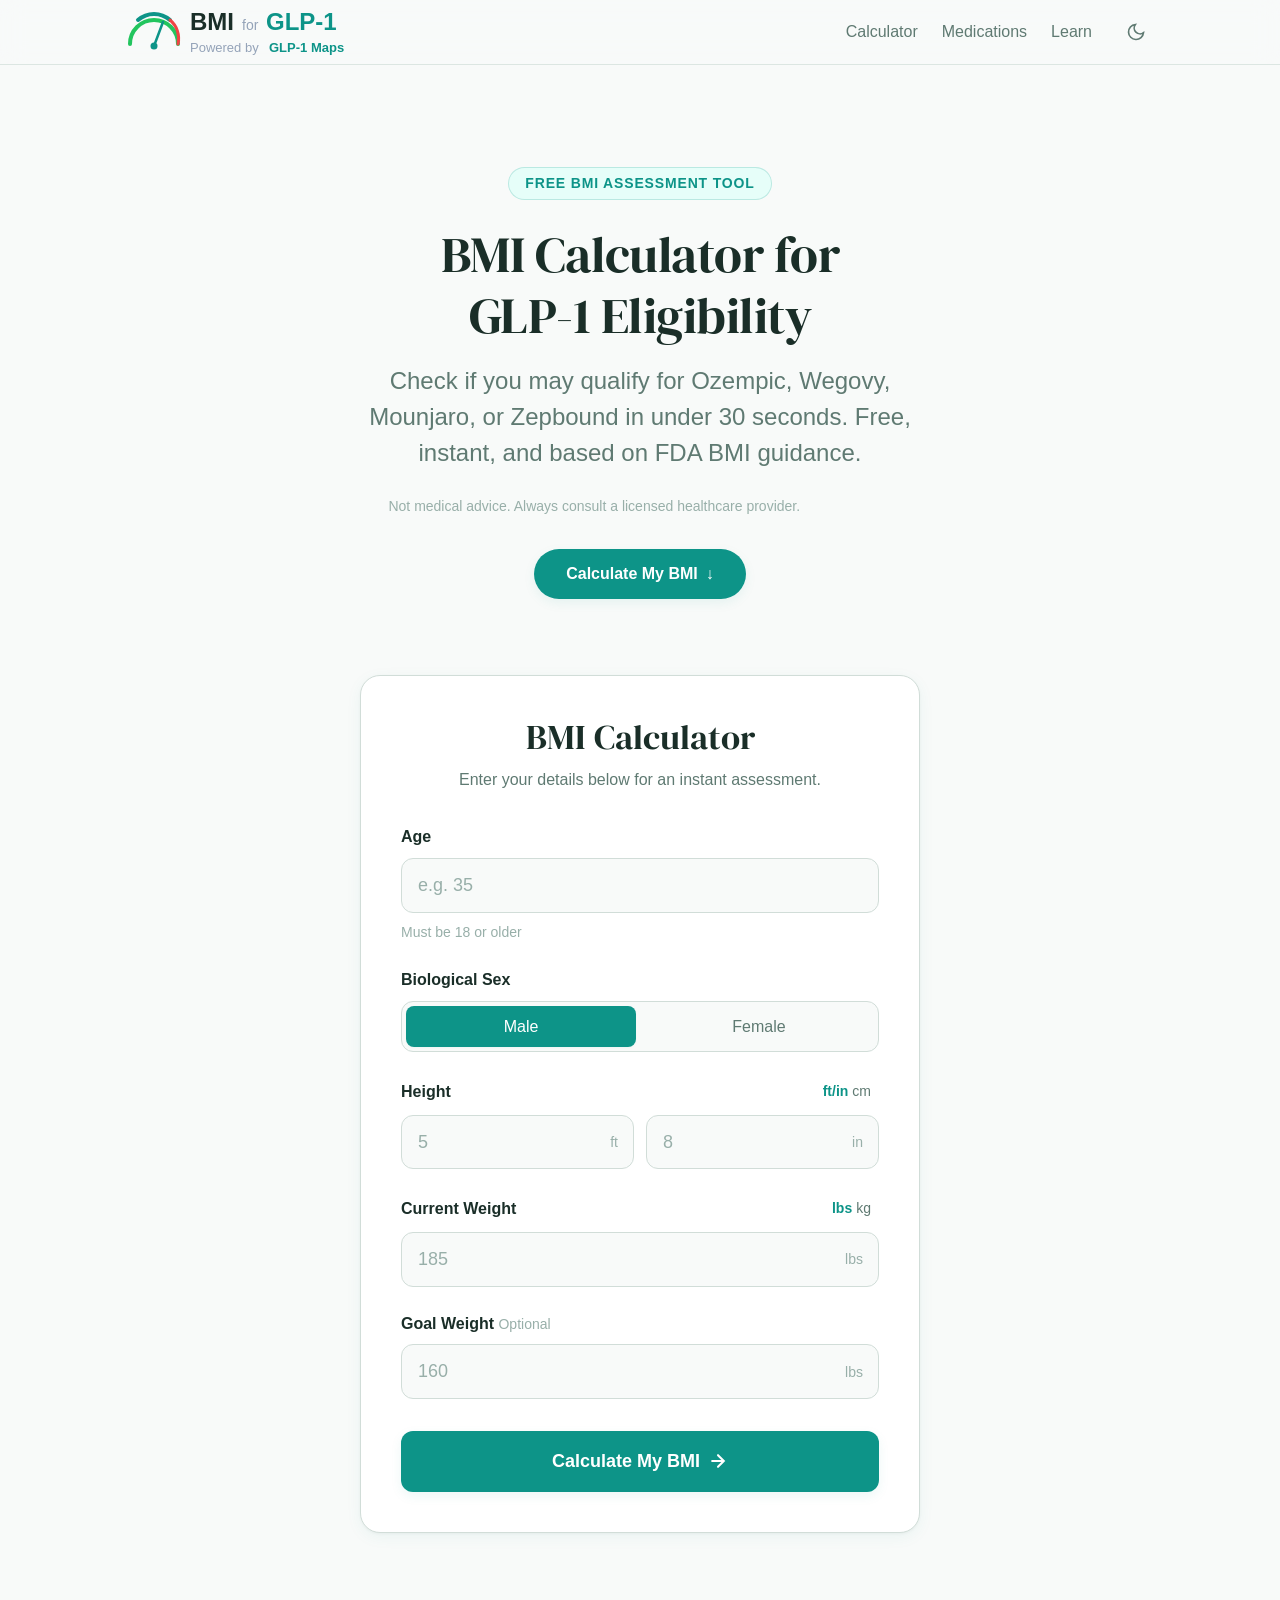
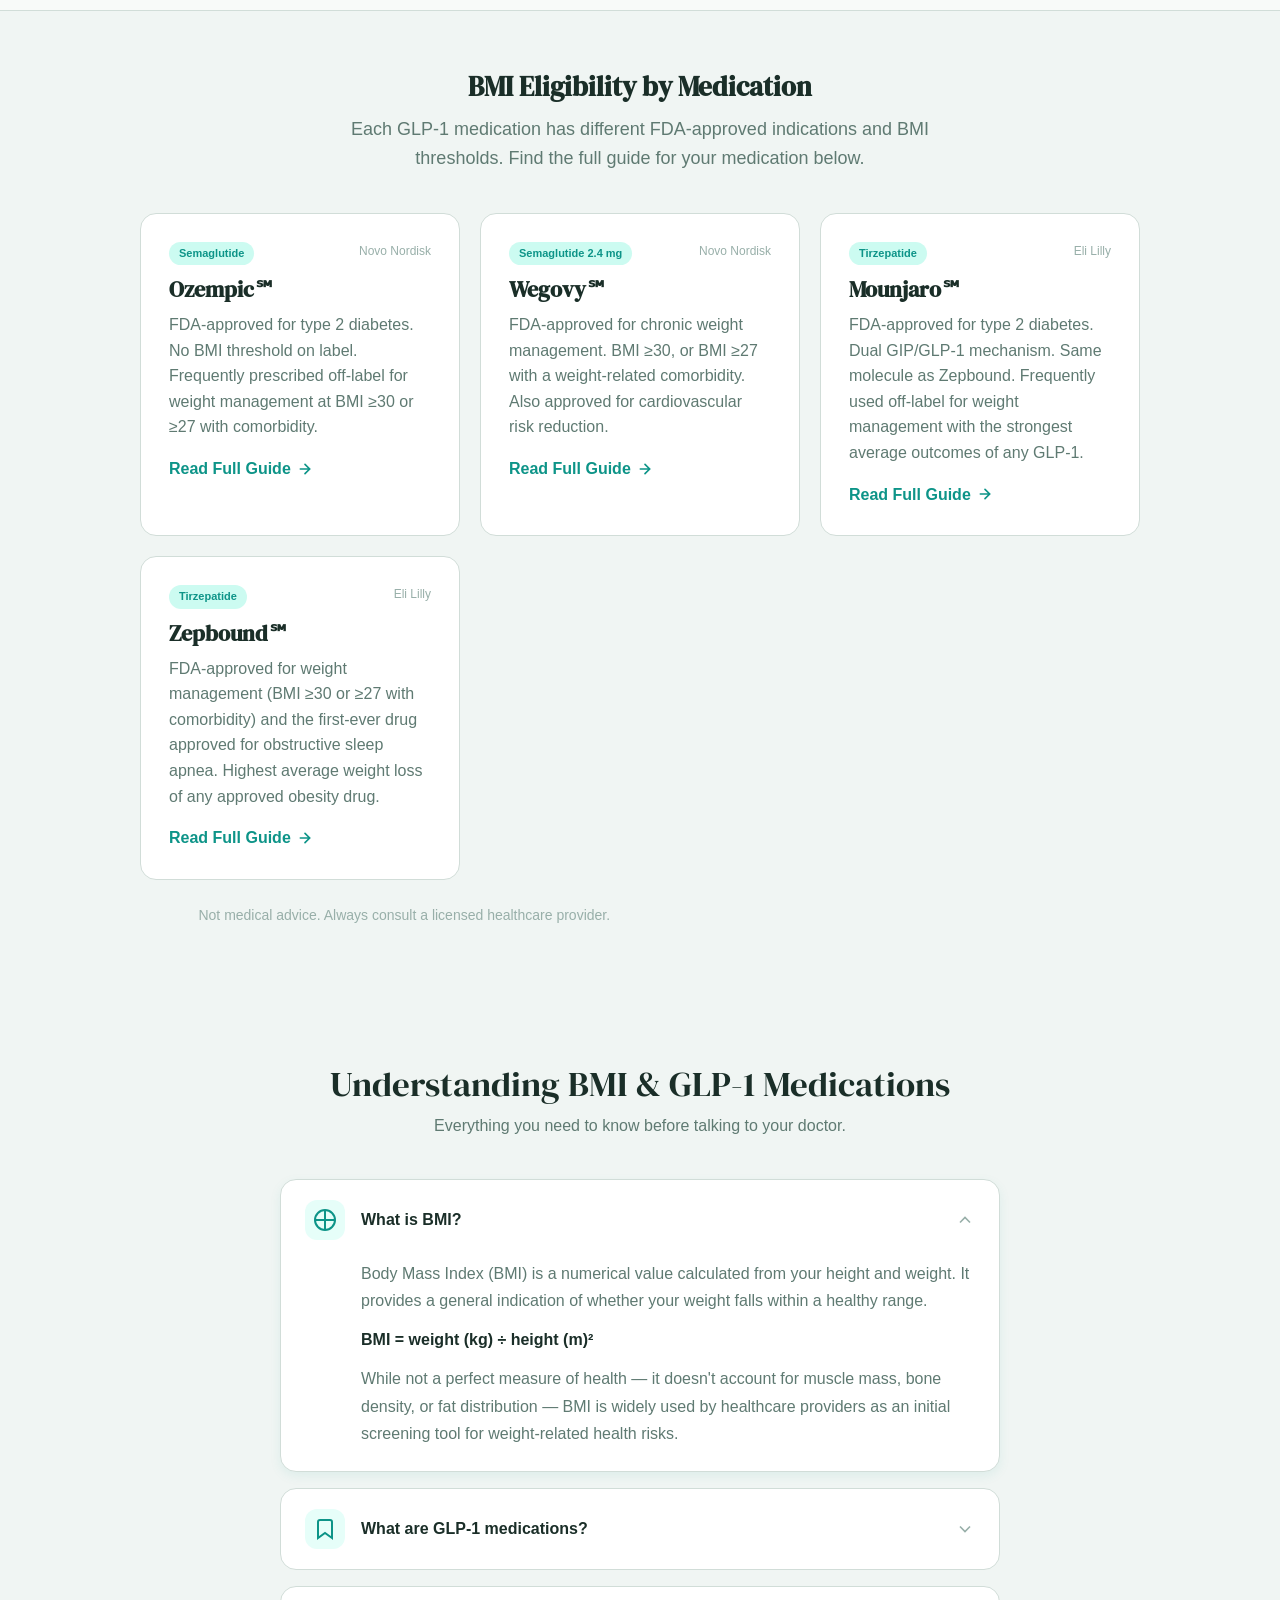
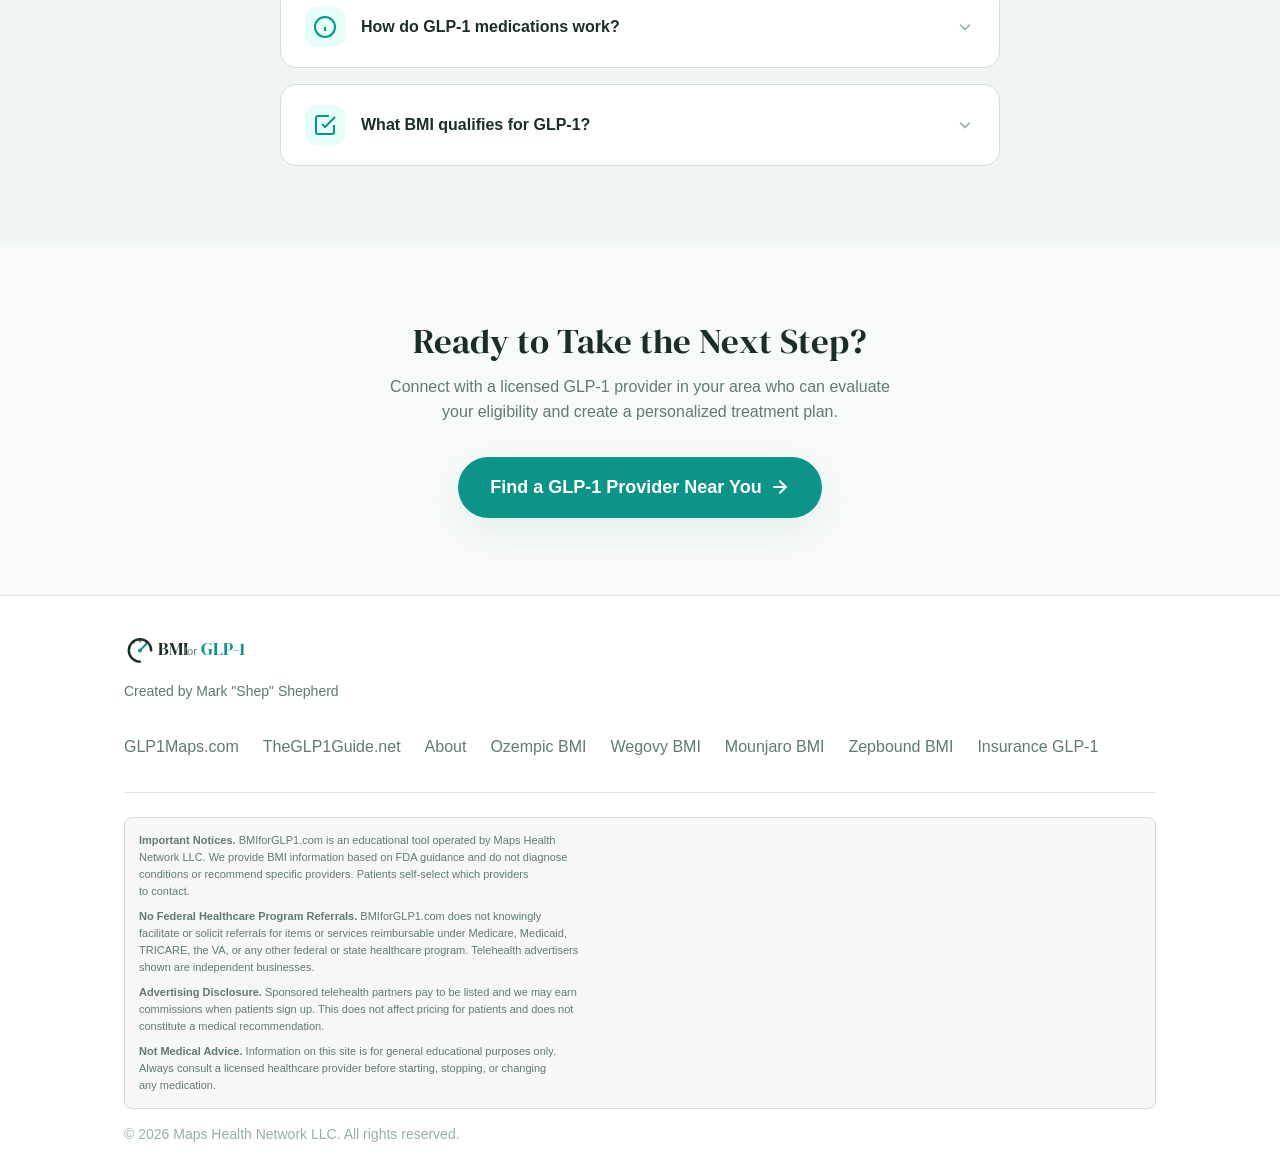
<file: index.html>
<!DOCTYPE html>
<html lang="en">
<head>
  <meta charset="UTF-8">
  <meta name="viewport" content="width=device-width, initial-scale=1.0">
  <meta name="theme-color" content="#0d9488">
  <meta name="robots" content="index, follow, max-image-preview:large, max-snippet:-1">
  <meta name="author" content="Maps Health Network LLC">
  <!-- Google tag (gtag.js) -->
  <script async src="https://www.googletagmanager.com/gtag/js?id=G-XJ10VYEBLD"></script>
  <script>
    window.dataLayer = window.dataLayer || [];
    function gtag(){dataLayer.push(arguments);}
    gtag('js', new Date());
    gtag('config', 'G-XJ10VYEBLD');
  </script>
  <title>BMI Calculator for GLP-1 Eligibility — Do I Qualify for Ozempic, Wegovy, Mounjaro, or Zepbound?</title>
  <meta name="description" content="Free BMI calculator for GLP-1 eligibility. Check if you may qualify for Ozempic, Wegovy, Mounjaro, or Zepbound in under 30 seconds. Created by GLP-1 Maps.">
  <meta name="keywords" content="BMI calculator GLP-1, BMI for Ozempic, BMI for Wegovy, BMI for Mounjaro, BMI for Zepbound, GLP-1 eligibility calculator, do I qualify Ozempic, GLP-1 BMI requirement">
  <link rel="canonical" href="https://www.bmiforglp1.com/">

  <!-- Open Graph -->
  <meta property="og:type" content="website">
  <meta property="og:title" content="BMI Calculator for GLP-1 Eligibility — Do I Qualify for Ozempic, Wegovy, Mounjaro, or Zepbound?">
  <meta property="og:description" content="Free BMI calculator for GLP-1 eligibility. Check if you may qualify for Ozempic, Wegovy, Mounjaro, or Zepbound in under 30 seconds.">
  <meta property="og:url" content="https://www.bmiforglp1.com/">
  <meta property="og:site_name" content="BMI for GLP-1">
  <meta property="og:image" content="https://www.bmiforglp1.com/og-image.png">
  <meta property="og:image:width" content="1200">
  <meta property="og:image:height" content="630">
  <meta property="og:image:alt" content="BMI Calculator for GLP-1 Eligibility — by GLP-1 Maps">
  <meta property="og:locale" content="en_US">

  <!-- Twitter Card -->
  <meta name="twitter:card" content="summary_large_image">
  <meta name="twitter:title" content="BMI Calculator for GLP-1 Eligibility — Do I Qualify for Ozempic, Wegovy, Mounjaro, or Zepbound?">
  <meta name="twitter:description" content="Free BMI calculator for GLP-1 eligibility. Check if you may qualify for Ozempic, Wegovy, Mounjaro, or Zepbound in under 30 seconds.">
  <meta name="twitter:image" content="https://www.bmiforglp1.com/og-image.png">
  <meta name="twitter:image:alt" content="BMI Calculator for GLP-1 Eligibility — by GLP-1 Maps">

  <!-- Performance hints -->
  <link rel="preconnect" href="https://api.fontshare.com" crossorigin>
  <link rel="preconnect" href="https://cdn.fontshare.com" crossorigin>
  <link rel="preconnect" href="https://fonts.googleapis.com">
  <link rel="preconnect" href="https://fonts.gstatic.com" crossorigin>
  <link rel="dns-prefetch" href="https://www.googletagmanager.com">
  <link rel="dns-prefetch" href="https://track.revoffers.com">
  <link rel="preload" href="style.css" as="style">

  <!-- Fonts: General Sans for body, DM Serif Display for headings -->
  <link href="https://api.fontshare.com/v2/css?f[]=general-sans@400,500,600,700&display=swap" rel="stylesheet">
  <link href="https://fonts.googleapis.com/css2?family=DM+Serif+Display:ital@0;1&display=swap" rel="stylesheet">

  <!-- Favicon -->
  <link rel="icon" type="image/svg+xml" href="data:image/svg+xml,%3Csvg xmlns='http://www.w3.org/2000/svg' viewBox='0 0 32 32'%3E%3Crect width='32' height='32' rx='6' fill='%230d9488'/%3E%3Ctext x='16' y='22' text-anchor='middle' font-family='sans-serif' font-weight='700' font-size='16' fill='white'%3EBMI%3C/text%3E%3C/svg%3E">

  <!-- Schema.org: MedicalWebPage with embedded FAQPage -->
  <script type="application/ld+json">
  {
    "@context": "https://schema.org",
    "@type": "MedicalWebPage",
    "name": "BMI Calculator for GLP-1 Eligibility",
    "description": "Free BMI calculator to check if you may qualify for GLP-1 weight loss medications like Ozempic, Wegovy, Mounjaro, and Zepbound.",
    "url": "https://www.bmiforglp1.com/",
    "inLanguage": "en-US",
    "publisher": {
      "@type": "Organization",
      "name": "Maps Health Network LLC",
      "url": "https://www.glp1maps.com/",
      "brand": "GLP-1 Maps"
    },
    "about": {
      "@type": "MedicalCondition",
      "name": "Obesity"
    },
    "audience": {
      "@type": "MedicalAudience",
      "audienceType": "Patient"
    },
    "lastReviewed": "2026-05-06",
    "mainEntity": {
      "@type": "FAQPage",
      "mainEntity": [
        {
          "@type": "Question",
          "name": "What is BMI?",
          "acceptedAnswer": {
            "@type": "Answer",
            "text": "Body Mass Index (BMI) is a numerical value calculated from your height and weight. It provides a general indication of whether your weight falls within a healthy range. BMI = weight (kg) / height (m)². While not a perfect measure of health, BMI is widely used by healthcare providers as a screening tool."
          }
        },
        {
          "@type": "Question",
          "name": "What are GLP-1 medications?",
          "acceptedAnswer": {
            "@type": "Answer",
            "text": "GLP-1 receptor agonists are a class of medications that mimic the GLP-1 hormone. Brand names include Ozempic and Wegovy (semaglutide), Mounjaro and Zepbound (tirzepatide), Saxenda (liraglutide), and Trulicity (dulaglutide)."
          }
        },
        {
          "@type": "Question",
          "name": "How do GLP-1 medications work?",
          "acceptedAnswer": {
            "@type": "Answer",
            "text": "GLP-1 medications work by mimicking the GLP-1 hormone, which slows gastric emptying so food stays in your stomach longer, reduces appetite signals in the brain, helps regulate blood sugar by stimulating insulin release, and may reduce cravings and food-focused thinking."
          }
        },
        {
          "@type": "Question",
          "name": "What BMI qualifies for GLP-1?",
          "acceptedAnswer": {
            "@type": "Answer",
            "text": "FDA guidelines indicate BMI ≥ 30 (obesity) qualifies for GLP-1 weight loss medications such as Wegovy and Zepbound. BMI 27-29.9 (overweight) may qualify if you have at least one weight-related condition such as type 2 diabetes, hypertension, or dyslipidemia. Ozempic and Mounjaro are FDA-approved for type 2 diabetes."
          }
        },
        {
          "@type": "Question",
          "name": "Do I qualify for Ozempic, Wegovy, Mounjaro, or Zepbound?",
          "acceptedAnswer": {
            "@type": "Answer",
            "text": "Eligibility depends on BMI, medical history, and FDA indications. Wegovy (semaglutide) and Zepbound (tirzepatide) are FDA-approved for chronic weight management at BMI ≥ 30, or BMI ≥ 27 with weight-related comorbidities. Ozempic (semaglutide) and Mounjaro (tirzepatide) are FDA-approved for type 2 diabetes. Use the BMI calculator above for an initial assessment, then consult a licensed healthcare provider."
          }
        }
      ]
    }
  }
  </script>

  <!-- Schema.org: WebApplication for the BMI calculator tool -->
  <script type="application/ld+json">
  {
    "@context": "https://schema.org",
    "@type": "WebApplication",
    "name": "BMI Calculator for GLP-1 Eligibility",
    "description": "Free online BMI calculator that estimates whether you may qualify for GLP-1 weight loss medications including Ozempic, Wegovy, Mounjaro, and Zepbound.",
    "url": "https://www.bmiforglp1.com/",
    "applicationCategory": "HealthApplication",
    "operatingSystem": "Any (web-based)",
    "browserRequirements": "Requires JavaScript",
    "isAccessibleForFree": true,
    "offers": {
      "@type": "Offer",
      "price": "0",
      "priceCurrency": "USD"
    },
    "creator": {
      "@type": "Organization",
      "name": "Maps Health Network LLC",
      "url": "https://www.glp1maps.com/"
    }
  }
  </script>

  <!-- Schema.org: Organization -->
  <script type="application/ld+json">
  {
    "@context": "https://schema.org",
    "@type": "Organization",
    "name": "Maps Health Network LLC",
    "alternateName": "GLP-1 Maps",
    "url": "https://www.glp1maps.com/",
    "sameAs": [
      "https://www.bmiforglp1.com/",
      "https://www.theglp1guide.net/"
    ],
    "founder": {
      "@type": "Person",
      "name": "Mark Shepherd"
    }
  }
  </script>

  <!-- Schema.org: BreadcrumbList -->
  <script type="application/ld+json">
  {
    "@context": "https://schema.org",
    "@type": "BreadcrumbList",
    "itemListElement": [
      {
        "@type": "ListItem",
        "position": 1,
        "name": "GLP-1 Maps",
        "item": "https://www.glp1maps.com/"
      },
      {
        "@type": "ListItem",
        "position": 2,
        "name": "BMI Calculator for GLP-1",
        "item": "https://www.bmiforglp1.com/"
      }
    ]
  }
  </script>

  <script type="application/ld+json">
{
  "@context": "https://schema.org",
  "@type": "Person",
  "@id": "https://shepsmethod.com/about.html#person",
  "name": "Mark Shepherd",
  "alternateName": "Shep Shepherd",
  "jobTitle": "Founder",
  "worksFor": {
    "@type": "Organization",
    "name": "Maps Health Network, LLC",
    "url": "https://www.glp1maps.com"
  },
  "description": "35 years in U.S. medical device sales, 26 of those at Medtronic. Two-time U.S. Representative of the Year at Medtronic. GLP-1 patient who lost 50 pounds in 9 months on Mounjaro. Founder of Maps Health Network, LLC. Creator of The S.H.E.P.S. Method.",
  "image": "https://shepsmethod.com/assets/shep-headshot.jpg",
  "email": "Mark@GLP1Receptionist.com",
  "url": "https://shepsmethod.com/about.html",
  "knowsAbout": ["GLP-1 medications", "Ozempic", "Wegovy", "Mounjaro", "Zepbound", "Weight management", "Medical device sales", "Patient concierge systems"],
  "sameAs": ["https://www.glp1maps.com", "https://glp1receptionist.com", "https://shepsmethod.com", "https://www.bmiforglp1.com", "https://www.insuranceglp1.com"]
}
  </script>
  <link rel="stylesheet" href="style.css">
</head>
<body>
  <!-- Header -->
  <header class="site-header">
    <div class="container header-inner">
      <a href="https://www.glp1maps.com" target="_blank" rel="noopener" class="logo-link" aria-label="Visit GLP-1 Maps">
        <svg class="logo-svg" viewBox="0 0 260 56" fill="none" xmlns="http://www.w3.org/2000/svg" aria-label="BMIforGLP1 logo" style="width:260px;height:56px">
          <!-- Gauge arc: green/teal/red -->
          <path d="M6 40 A24 24 0 0 1 54 40" stroke="#22c55e" stroke-width="4" stroke-linecap="round" fill="none"/>
          <path d="M14 16 A24 24 0 0 1 46 16" stroke="#0d9488" stroke-width="4" stroke-linecap="round" fill="none"/>
          <path d="M46 16 A24 24 0 0 1 54 40" stroke="#ef4444" stroke-width="3" stroke-linecap="round" fill="none"/>
          <!-- Needle -->
          <line x1="30" y1="42" x2="39" y2="18" stroke="var(--color-primary, #0d9488)" stroke-width="2.5" stroke-linecap="round"/>
          <circle cx="30" cy="42" r="3.5" fill="var(--color-primary, #0d9488)"/>
          <!-- BMI bold -->
          <text x="66" y="26" font-family="-apple-system, BlinkMacSystemFont, sans-serif" font-size="24" font-weight="800" fill="currentColor">BMI</text>
          <!-- for -->
          <text x="118" y="26" font-family="-apple-system, BlinkMacSystemFont, sans-serif" font-size="14" font-weight="400" fill="#94a3b8">for</text>
          <!-- GLP-1 bold teal -->
          <text x="142" y="26" font-family="-apple-system, BlinkMacSystemFont, sans-serif" font-size="24" font-weight="800" fill="var(--color-primary, #0d9488)">GLP-1</text>
          <!-- Powered by GLP-1 Maps -->
          <text x="66" y="48" font-family="-apple-system, BlinkMacSystemFont, sans-serif" font-size="13" font-weight="400" fill="#94a3b8">Powered by</text>
          <text x="145" y="48" font-family="-apple-system, BlinkMacSystemFont, sans-serif" font-size="13" font-weight="700" fill="var(--color-primary, #0d9488)">GLP-1 Maps</text>
        </svg>
      </a>
      <nav class="header-nav">
        <a href="#calculator" class="nav-link">Calculator</a>
        <a href="#medication-eligibility" class="nav-link">Medications</a>
        <a href="#learn" class="nav-link">Learn</a>
        <button data-theme-toggle aria-label="Switch to dark mode" class="theme-toggle">
          <svg width="20" height="20" viewBox="0 0 24 24" fill="none" stroke="currentColor" stroke-width="2"><path d="M21 12.79A9 9 0 1 1 11.21 3 7 7 0 0 0 21 12.79z"/></svg>
        </button>
      </nav>
    </div>
  </header>

  <main>
    <!-- Hero Section -->
    <section class="hero">
      <div class="container hero-inner">
        <div class="hero-badge">Free BMI Assessment Tool</div>
        <h1 class="hero-title">BMI Calculator for GLP-1 Eligibility</h1>
        <p class="hero-subtitle">Check if you may qualify for Ozempic, Wegovy, Mounjaro, or Zepbound in under 30 seconds. Free, instant, and based on FDA BMI guidance.</p>
        <p class="hero-disclaimer">Not medical advice. Always consult a licensed healthcare provider.</p>
        <a href="#calculator" class="hero-cta">Calculate My BMI <span aria-hidden="true">↓</span></a>
      </div>
    </section>

    <!-- Calculator Section -->
    <section class="calculator-section" id="calculator">
      <div class="container">
        <div class="calculator-card">
          <div class="calculator-header">
            <h2 class="calculator-title">BMI Calculator</h2>
            <p class="calculator-desc">Enter your details below for an instant assessment.</p>
          </div>

          <form id="bmi-form" class="calculator-form" novalidate>
            <!-- Age -->
            <div class="form-group">
              <label for="age" class="form-label">Age</label>
              <input type="number" id="age" name="age" min="18" max="120" placeholder="e.g. 35" required class="form-input">
              <span class="form-hint">Must be 18 or older</span>
            </div>

            <!-- Sex -->
            <div class="form-group">
              <label class="form-label">Biological Sex</label>
              <div class="toggle-group" role="radiogroup" aria-label="Biological sex">
                <button type="button" class="toggle-btn active" data-value="male" role="radio" aria-checked="true">Male</button>
                <button type="button" class="toggle-btn" data-value="female" role="radio" aria-checked="false">Female</button>
              </div>
            </div>

            <!-- Height -->
            <div class="form-group">
              <div class="label-row">
                <label class="form-label">Height</label>
                <button type="button" class="unit-switch" id="height-unit-switch" aria-label="Switch height units">
                  <span class="unit-active" data-unit="imperial">ft/in</span>
                  <span data-unit="metric">cm</span>
                </button>
              </div>
              <div class="height-inputs" id="height-imperial">
                <div class="input-with-unit">
                  <input type="number" id="height-ft" name="height-ft" min="3" max="8" placeholder="5" required class="form-input">
                  <span class="input-unit">ft</span>
                </div>
                <div class="input-with-unit">
                  <input type="number" id="height-in" name="height-in" min="0" max="11" placeholder="8" required class="form-input">
                  <span class="input-unit">in</span>
                </div>
              </div>
              <div class="height-inputs hidden" id="height-metric">
                <div class="input-with-unit">
                  <input type="number" id="height-cm" name="height-cm" min="100" max="250" placeholder="173" class="form-input">
                  <span class="input-unit">cm</span>
                </div>
              </div>
            </div>

            <!-- Weight -->
            <div class="form-group">
              <div class="label-row">
                <label for="weight" class="form-label">Current Weight</label>
                <button type="button" class="unit-switch" id="weight-unit-switch" aria-label="Switch weight units">
                  <span class="unit-active" data-unit="imperial">lbs</span>
                  <span data-unit="metric">kg</span>
                </button>
              </div>
              <div id="weight-imperial">
                <div class="input-with-unit">
                  <input type="number" id="weight-lbs" name="weight-lbs" min="50" max="1000" placeholder="185" required class="form-input">
                  <span class="input-unit">lbs</span>
                </div>
              </div>
              <div id="weight-metric" class="hidden">
                <div class="input-with-unit">
                  <input type="number" id="weight-kg" name="weight-kg" min="20" max="500" placeholder="84" class="form-input">
                  <span class="input-unit">kg</span>
                </div>
              </div>
            </div>

            <!-- Goal Weight -->
            <div class="form-group">
              <label class="form-label">Goal Weight <span class="optional-tag">Optional</span></label>
              <div id="goal-imperial">
                <div class="input-with-unit">
                  <input type="number" id="goal-lbs" name="goal-lbs" min="50" max="500" placeholder="160" class="form-input">
                  <span class="input-unit" id="goal-unit-label">lbs</span>
                </div>
              </div>
              <div id="goal-metric" class="hidden">
                <div class="input-with-unit">
                  <input type="number" id="goal-kg" name="goal-kg" min="20" max="300" placeholder="73" class="form-input">
                  <span class="input-unit">kg</span>
                </div>
              </div>
            </div>

            <button type="submit" class="calculate-btn" id="calculate-btn">
              <span class="btn-text">Calculate My BMI</span>
              <svg class="btn-icon" width="20" height="20" viewBox="0 0 24 24" fill="none" stroke="currentColor" stroke-width="2.5" stroke-linecap="round"><path d="M5 12h14M12 5l7 7-7 7"/></svg>
            </button>
          </form>
        </div>

        <!-- Results (hidden initially) -->
        <div class="results-card hidden" id="results-section">
          <div class="results-header">
            <h2 class="results-title">Your Results</h2>
          </div>

          <!-- BMI Number -->
          <div class="bmi-result">
            <div class="bmi-number" id="bmi-number">--</div>
            <div class="bmi-label">Your BMI</div>
            <div class="bmi-category" id="bmi-category">--</div>
          </div>

          <!-- BMI Gauge -->
          <div class="bmi-gauge-wrapper">
            <svg class="bmi-gauge" viewBox="0 0 300 190" aria-label="BMI scale gauge">
              <!-- Colored arc segments -->
              <!-- Underweight: blue -->
              <path class="gauge-seg" d="M 30 160 A 130 130 0 0 1 73 48" fill="none" stroke="#3b82f6" stroke-width="22" stroke-linecap="round"/>
              <!-- Normal: green -->
              <path class="gauge-seg" d="M 73 48 A 130 130 0 0 1 150 30" fill="none" stroke="#22c55e" stroke-width="22"/>
              <!-- Overweight: yellow -->
              <path class="gauge-seg" d="M 150 30 A 130 130 0 0 1 215 45" fill="none" stroke="#eab308" stroke-width="22"/>
              <!-- Obese I: orange -->
              <path class="gauge-seg" d="M 215 45 A 130 130 0 0 1 255 85" fill="none" stroke="#f97316" stroke-width="22"/>
              <!-- Obese II: red -->
              <path class="gauge-seg" d="M 255 85 A 130 130 0 0 1 272 125" fill="none" stroke="#ef4444" stroke-width="22"/>
              <!-- Obese III: deep red -->
              <path class="gauge-seg" d="M 272 125 A 130 130 0 0 1 280 160" fill="none" stroke="#b91c1c" stroke-width="22" stroke-linecap="round"/>
              
              <!-- Labels along the arc -->
              <text x="25" y="178" font-size="11" fill="var(--color-text-faint)" font-family="'General Sans', sans-serif" text-anchor="middle">15</text>
              <text x="68" y="38" font-size="11" fill="var(--color-text-faint)" font-family="'General Sans', sans-serif" text-anchor="middle">18.5</text>
              <text x="150" y="18" font-size="11" fill="var(--color-text-faint)" font-family="'General Sans', sans-serif" text-anchor="middle">25</text>
              <text x="222" y="34" font-size="11" fill="var(--color-text-faint)" font-family="'General Sans', sans-serif" text-anchor="middle">30</text>
              <text x="262" y="76" font-size="11" fill="var(--color-text-faint)" font-family="'General Sans', sans-serif" text-anchor="middle">35</text>
              <text x="280" y="118" font-size="11" fill="var(--color-text-faint)" font-family="'General Sans', sans-serif" text-anchor="middle">40</text>
              <text x="285" y="178" font-size="11" fill="var(--color-text-faint)" font-family="'General Sans', sans-serif" text-anchor="middle">45</text>

              <!-- Pointer indicator -->
              <g id="gauge-pointer">
                <!-- Needle line from center to near edge of arc -->
                <line x1="150" y1="160" x2="150" y2="50" stroke="var(--color-text)" stroke-width="4" stroke-linecap="round"/>
                <!-- Arrowhead at tip -->
                <circle cx="150" cy="50" r="6" fill="var(--color-text)"/>
                <!-- Hub circle -->
                <circle cx="150" cy="160" r="12" fill="var(--color-text)"/>
                <circle cx="150" cy="160" r="6" fill="var(--color-surface)"/>
              </g>
            </svg>
          </div>

          <!-- Eligibility Assessment -->
          <div class="eligibility-card" id="eligibility-card">
            <div class="eligibility-icon" id="eligibility-icon"></div>
            <h3 class="eligibility-title" id="eligibility-title">--</h3>
            <p class="eligibility-text" id="eligibility-text">--</p>
          </div>

          <!-- Goal weight info -->
          <div class="goal-info hidden" id="goal-info">
            <div class="goal-stat">
              <span class="goal-stat-label">Weight to Goal</span>
              <span class="goal-stat-value" id="weight-to-goal">--</span>
            </div>
            <div class="goal-stat">
              <span class="goal-stat-label">Goal BMI</span>
              <span class="goal-stat-value" id="goal-bmi">--</span>
            </div>
          </div>

          <!-- CTA -->
          <a href="https://www.glp1maps.com" target="_blank" rel="noopener" class="provider-cta">
            Find a GLP-1 Provider Near You
            <svg width="18" height="18" viewBox="0 0 24 24" fill="none" stroke="currentColor" stroke-width="2.5" stroke-linecap="round"><path d="M5 12h14M12 5l7 7-7 7"/></svg>
          </a>
        </div>

        <!-- Email Capture (hidden until results show) -->
        <div class="email-card hidden" id="email-section">
          <div class="email-inner">
            <h3 class="email-title">Want a detailed GLP-1 readiness report?</h3>
            <p class="email-desc">Enter your email and we'll send you a personalized report with next steps.</p>
            <form id="email-form" class="email-form">
              <input type="email" id="email-input" placeholder="your@email.com" required class="form-input email-input-field">
              <button type="submit" class="email-btn">Send My Report</button>
            </form>
            <div class="email-success hidden" id="email-success">
              <svg width="24" height="24" viewBox="0 0 24 24" fill="none" stroke="var(--color-primary)" stroke-width="2.5"><path d="M20 6L9 17l-5-5"/></svg>
              <p>Check your inbox! In the meantime, <a href="https://www.glp1maps.com" target="_blank" rel="noopener">find GLP-1 providers near you →</a></p>
            </div>
          </div>
        </div>
      </div>
    </section>

    <!-- Telehealth Providers -->
    <section class="hidden" id="telehealth-section" style="padding:40px 0">
      <div class="container">
        <h3 style="font-size:1.25rem;font-weight:700;margin-bottom:4px">Prefer Telehealth? Start from Home</h3>
        <p style="font-size:0.875rem;color:var(--color-text-muted);margin-bottom:8px">These nationwide telehealth providers can prescribe GLP-1 medications online and ship directly to your door.</p>
        <p style="font-size:0.75rem;color:var(--color-text-muted);margin-bottom:24px;font-style:italic;border-left:3px solid var(--color-border);padding-left:10px"><strong>Advertising disclosure:</strong> The telehealth options below are paid sponsors. We may earn a commission when you sign up. This does not affect your pricing. Listing order does not imply medical recommendation. Always consult a licensed healthcare provider.</p>
        <div style="display:grid;grid-template-columns:repeat(auto-fit,minmax(250px,1fr));gap:16px">
          <!-- AFFILIATE_CARDS_START -->
      <a href="https://track.revoffers.com/aff_c?offer_id=1460&aff_id=12150" target="_blank" rel="noopener noreferrer sponsored" style="display:block;padding:20px;border:1px solid var(--color-border);border-radius:12px;text-decoration:none;transition:box-shadow 0.2s" onmouseover="this.style.boxShadow='0 4px 12px rgba(0,0,0,0.1)'" onmouseout="this.style.boxShadow='none'">
        <div style="display:flex;justify-content:space-between;margin-bottom:12px"><strong style="color:var(--color-text)">Yucca Health</strong><span style="font-size:10px;background:#fce7f3;color:#be185d;padding:2px 8px;border-radius:99px;font-weight:600">Sponsored</span></div>
        <p style="font-size:13px;color:var(--color-muted);margin:0 0 12px 0;line-height:1.5">Competitive pricing on brand-name GLP-1. Licensed providers, home delivery, transparent monthly cost.</p>
          <div style="font-size:12px;color:var(--color-muted);margin-bottom:4px">- Brand-Name Access</div>
          <div style="font-size:12px;color:var(--color-muted);margin-bottom:4px">- Licensed Providers</div>
          <div style="font-size:12px;color:var(--color-muted);margin-bottom:4px">- Home Delivery</div>
      </a>
      <a href="https://track.revoffers.com/aff_c?offer_id=1435&aff_id=12150" target="_blank" rel="noopener noreferrer sponsored" style="display:block;padding:20px;border:1px solid var(--color-border);border-radius:12px;text-decoration:none;transition:box-shadow 0.2s" onmouseover="this.style.boxShadow='0 4px 12px rgba(0,0,0,0.1)'" onmouseout="this.style.boxShadow='none'">
        <div style="display:flex;justify-content:space-between;margin-bottom:12px"><strong style="color:var(--color-text)">Eden Health</strong><span style="font-size:10px;background:#f3e8ff;color:#6b21a8;padding:2px 8px;border-radius:99px;font-weight:600">Sponsored</span></div>
        <p style="font-size:13px;color:var(--color-muted);margin:0 0 12px 0;line-height:1.5">Provider-led metabolic wellness program with comprehensive labs and all-inclusive monthly pricing.</p>
          <div style="font-size:12px;color:var(--color-muted);margin-bottom:4px">- Provider-Led</div>
          <div style="font-size:12px;color:var(--color-muted);margin-bottom:4px">- Labs Included</div>
          <div style="font-size:12px;color:var(--color-muted);margin-bottom:4px">- All-Inclusive Pricing</div>
      </a>
      <a href="https://track.revoffers.com/aff_c?offer_id=1548&aff_id=12150" target="_blank" rel="noopener noreferrer sponsored" style="display:block;padding:20px;border:1px solid var(--color-border);border-radius:12px;text-decoration:none;transition:box-shadow 0.2s" onmouseover="this.style.boxShadow='0 4px 12px rgba(0,0,0,0.1)'" onmouseout="this.style.boxShadow='none'">
        <div style="display:flex;justify-content:space-between;margin-bottom:12px"><strong style="color:var(--color-text)">Embody GLP1</strong><span style="font-size:10px;background:#e0e7ff;color:#4338ca;padding:2px 8px;border-radius:99px;font-weight:600">Sponsored</span></div>
        <p style="font-size:13px;color:var(--color-muted);margin:0 0 12px 0;line-height:1.5">Provider-led GLP-1 program with sermorelin peptide therapy options. Transparent pricing.</p>
          <div style="font-size:12px;color:var(--color-muted);margin-bottom:4px">- Provider-Led</div>
          <div style="font-size:12px;color:var(--color-muted);margin-bottom:4px">- Sermorelin Available</div>
          <div style="font-size:12px;color:var(--color-muted);margin-bottom:4px">- Transparent Pricing</div>
      </a>
      <a href="https://track.revoffers.com/aff_c?offer_id=1464&aff_id=12150" target="_blank" rel="noopener noreferrer sponsored" style="display:block;padding:20px;border:1px solid var(--color-border);border-radius:12px;text-decoration:none;transition:box-shadow 0.2s" onmouseover="this.style.boxShadow='0 4px 12px rgba(0,0,0,0.1)'" onmouseout="this.style.boxShadow='none'">
        <div style="display:flex;justify-content:space-between;margin-bottom:12px"><strong style="color:var(--color-text)">SkinnyRx</strong><span style="font-size:10px;background:#fef3c7;color:#92400e;padding:2px 8px;border-radius:99px;font-weight:600">Sponsored</span></div>
        <p style="font-size:13px;color:var(--color-muted);margin:0 0 12px 0;line-height:1.5">Self-described #1 GLP Weight Loss Provider. Competitive pricing, licensed medical professionals, brand-name access.</p>
          <div style="font-size:12px;color:var(--color-muted);margin-bottom:4px">- Brand-Name Access</div>
          <div style="font-size:12px;color:var(--color-muted);margin-bottom:4px">- Licensed Professionals</div>
          <div style="font-size:12px;color:var(--color-muted);margin-bottom:4px">- Competitive Pricing</div>
      </a>
      <a href="https://track.revoffers.com/aff_c?offer_id=1550&aff_id=12150" target="_blank" rel="noopener noreferrer sponsored" style="display:block;padding:20px;border:1px solid var(--color-border);border-radius:12px;text-decoration:none;transition:box-shadow 0.2s" onmouseover="this.style.boxShadow='0 4px 12px rgba(0,0,0,0.1)'" onmouseout="this.style.boxShadow='none'">
        <div style="display:flex;justify-content:space-between;margin-bottom:12px"><strong style="color:var(--color-text)">Novi Weight Loss</strong><span style="font-size:10px;background:#dbeafe;color:#1e40af;padding:2px 8px;border-radius:99px;font-weight:600">Sponsored</span></div>
        <p style="font-size:13px;color:var(--color-muted);margin:0 0 12px 0;line-height:1.5">GLP-focused weight loss program. Streamlined intake with licensed prescribers.</p>
          <div style="font-size:12px;color:var(--color-muted);margin-bottom:4px">- GLP-Focused</div>
          <div style="font-size:12px;color:var(--color-muted);margin-bottom:4px">- Licensed Prescribers</div>
          <div style="font-size:12px;color:var(--color-muted);margin-bottom:4px">- Streamlined Intake</div>
      </a>
      <a href="https://track.revoffers.com/aff_c?offer_id=1565&aff_id=12150" target="_blank" rel="noopener noreferrer sponsored" style="display:block;padding:20px;border:1px solid var(--color-border);border-radius:12px;text-decoration:none;transition:box-shadow 0.2s" onmouseover="this.style.boxShadow='0 4px 12px rgba(0,0,0,0.1)'" onmouseout="this.style.boxShadow='none'">
        <div style="display:flex;justify-content:space-between;margin-bottom:12px"><strong style="color:var(--color-text)">Wellorithm GLP 1</strong><span style="font-size:10px;background:#d1fae5;color:#065f46;padding:2px 8px;border-radius:99px;font-weight:600">Sponsored</span></div>
        <p style="font-size:13px;color:var(--color-muted);margin:0 0 12px 0;line-height:1.5">Newer entry in GLP-1 telehealth. Licensed providers, brand-name access, transparent pricing.</p>
          <div style="font-size:12px;color:var(--color-muted);margin-bottom:4px">- Brand-Name Access</div>
          <div style="font-size:12px;color:var(--color-muted);margin-bottom:4px">- Licensed Providers</div>
          <div style="font-size:12px;color:var(--color-muted);margin-bottom:4px">- Transparent Pricing</div>
      </a>


        </div>
        <div style="text-align:center;margin-top:16px">
          <button onclick="var el=document.getElementById('more-telehealth');var btn=this;if(el.style.display==='none'){el.style.display='grid';btn.textContent='Show Less ▲'}else{el.style.display='none';btn.textContent='More Telehealth Options ▼'}" style="font-size:13px;font-weight:500;color:var(--color-primary);background:none;border:none;cursor:pointer">More Telehealth Options ▼</button>
        </div>
        <div id="more-telehealth" style="display:none;grid-template-columns:repeat(auto-fit,minmax(250px,1fr));gap:16px;margin-top:16px">
      <a href="https://track.revoffers.com/aff_c?offer_id=1286&aff_id=12150" target="_blank" rel="noopener noreferrer sponsored" style="display:block;padding:20px;border:1px solid var(--color-border);border-radius:12px;text-decoration:none;transition:box-shadow 0.2s" onmouseover="this.style.boxShadow='0 4px 12px rgba(0,0,0,0.1)'" onmouseout="this.style.boxShadow='none'">
        <div style="display:flex;justify-content:space-between;margin-bottom:12px"><strong style="color:var(--color-text)">Sprout Health</strong><span style="font-size:10px;background:#d1fae5;color:#065f46;padding:2px 8px;border-radius:99px;font-weight:600">Sponsored</span></div>
        <p style="font-size:13px;color:var(--color-muted);margin:0 0 12px 0;line-height:1.5">Lab-driven GLP-1 personalization with licensed providers and competitive monthly pricing.</p>
          <div style="font-size:12px;color:var(--color-muted);margin-bottom:4px">- Lab-Driven</div>
          <div style="font-size:12px;color:var(--color-muted);margin-bottom:4px">- Licensed Providers</div>
          <div style="font-size:12px;color:var(--color-muted);margin-bottom:4px">- Competitive Pricing</div>
      </a>
      <a href="https://track.revoffers.com/aff_c?offer_id=384&aff_id=12150" target="_blank" rel="noopener noreferrer sponsored" style="display:block;padding:20px;border:1px solid var(--color-border);border-radius:12px;text-decoration:none;transition:box-shadow 0.2s" onmouseover="this.style.boxShadow='0 4px 12px rgba(0,0,0,0.1)'" onmouseout="this.style.boxShadow='none'">
        <div style="display:flex;justify-content:space-between;margin-bottom:12px"><strong style="color:var(--color-text)">Strut Health</strong><span style="font-size:10px;background:#fef3c7;color:#92400e;padding:2px 8px;border-radius:99px;font-weight:600">Sponsored</span></div>
        <p style="font-size:13px;color:var(--color-muted);margin:0 0 12px 0;line-height:1.5">Multi-specialty telehealth with GLP-1 options. High patient satisfaction, licensed prescribers.</p>
          <div style="font-size:12px;color:var(--color-muted);margin-bottom:4px">- Multi-Specialty</div>
          <div style="font-size:12px;color:var(--color-muted);margin-bottom:4px">- Licensed Prescribers</div>
          <div style="font-size:12px;color:var(--color-muted);margin-bottom:4px">- Home Delivery</div>
      </a>
      <a href="https://track.revoffers.com/aff_c?offer_id=738&aff_id=12150" target="_blank" rel="noopener noreferrer sponsored" style="display:block;padding:20px;border:1px solid var(--color-border);border-radius:12px;text-decoration:none;transition:box-shadow 0.2s" onmouseover="this.style.boxShadow='0 4px 12px rgba(0,0,0,0.1)'" onmouseout="this.style.boxShadow='none'">
        <div style="display:flex;justify-content:space-between;margin-bottom:12px"><strong style="color:var(--color-text)">Enhance MD</strong><span style="font-size:10px;background:#d1fae5;color:#065f46;padding:2px 8px;border-radius:99px;font-weight:600">Sponsored</span></div>
        <p style="font-size:13px;color:var(--color-muted);margin:0 0 12px 0;line-height:1.5">Physician-led medical weight management with brand-name GLP-1 access and labs included.</p>
          <div style="font-size:12px;color:var(--color-muted);margin-bottom:4px">- Physician-Led</div>
          <div style="font-size:12px;color:var(--color-muted);margin-bottom:4px">- Labs Included</div>
          <div style="font-size:12px;color:var(--color-muted);margin-bottom:4px">- Brand-Name Access</div>
      </a>
      <a href="https://track.revoffers.com/aff_c?offer_id=1344&aff_id=12150" target="_blank" rel="noopener noreferrer sponsored" style="display:block;padding:20px;border:1px solid var(--color-border);border-radius:12px;text-decoration:none;transition:box-shadow 0.2s" onmouseover="this.style.boxShadow='0 4px 12px rgba(0,0,0,0.1)'" onmouseout="this.style.boxShadow='none'">
        <div style="display:flex;justify-content:space-between;margin-bottom:12px"><strong style="color:var(--color-text)">Peter MD</strong><span style="font-size:10px;background:#fee2e2;color:#991b1b;padding:2px 8px;border-radius:99px;font-weight:600">Sponsored</span></div>
        <p style="font-size:13px;color:var(--color-muted);margin:0 0 12px 0;line-height:1.5">Physician-led longevity and weight management. GLP-1 options with peptide programs.</p>
          <div style="font-size:12px;color:var(--color-muted);margin-bottom:4px">- Physician-Led</div>
          <div style="font-size:12px;color:var(--color-muted);margin-bottom:4px">- Peptide Options</div>
          <div style="font-size:12px;color:var(--color-muted);margin-bottom:4px">- Longevity Focus</div>
      </a>
      <a href="https://track.revoffers.com/aff_c?offer_id=1471&aff_id=12150" target="_blank" rel="noopener noreferrer sponsored" style="display:block;padding:20px;border:1px solid var(--color-border);border-radius:12px;text-decoration:none;transition:box-shadow 0.2s" onmouseover="this.style.boxShadow='0 4px 12px rgba(0,0,0,0.1)'" onmouseout="this.style.boxShadow='none'">
        <div style="display:flex;justify-content:space-between;margin-bottom:12px"><strong style="color:var(--color-text)">TMates GLP1</strong><span style="font-size:10px;background:#dbeafe;color:#1e40af;padding:2px 8px;border-radius:99px;font-weight:600">Sponsored</span></div>
        <p style="font-size:13px;color:var(--color-muted);margin:0 0 12px 0;line-height:1.5">Direct-to-patient GLP-1 with streamlined intake and home shipping.</p>
          <div style="font-size:12px;color:var(--color-muted);margin-bottom:4px">- Streamlined Intake</div>
          <div style="font-size:12px;color:var(--color-muted);margin-bottom:4px">- Home Shipping</div>
          <div style="font-size:12px;color:var(--color-muted);margin-bottom:4px">- Licensed Prescribers</div>
      </a>
      <a href="https://track.revoffers.com/aff_c?offer_id=1361&aff_id=12150" target="_blank" rel="noopener noreferrer sponsored" style="display:block;padding:20px;border:1px solid var(--color-border);border-radius:12px;text-decoration:none;transition:box-shadow 0.2s" onmouseover="this.style.boxShadow='0 4px 12px rgba(0,0,0,0.1)'" onmouseout="this.style.boxShadow='none'">
        <div style="display:flex;justify-content:space-between;margin-bottom:12px"><strong style="color:var(--color-text)">DudeMeds</strong><span style="font-size:10px;background:#e0e7ff;color:#4338ca;padding:2px 8px;border-radius:99px;font-weight:600">Sponsored</span></div>
        <p style="font-size:13px;color:var(--color-muted);margin:0 0 12px 0;line-height:1.5">Men's health telehealth with GLP-1 options. Streamlined enrollment, licensed physicians.</p>
          <div style="font-size:12px;color:var(--color-muted);margin-bottom:4px">- Men's Health</div>
          <div style="font-size:12px;color:var(--color-muted);margin-bottom:4px">- Licensed Physicians</div>
          <div style="font-size:12px;color:var(--color-muted);margin-bottom:4px">- Discreet Delivery</div>
      </a>
      <a href="https://track.revoffers.com/aff_c?offer_id=1581&aff_id=12150" target="_blank" rel="noopener noreferrer sponsored" style="display:block;padding:20px;border:1px solid var(--color-border);border-radius:12px;text-decoration:none;transition:box-shadow 0.2s" onmouseover="this.style.boxShadow='0 4px 12px rgba(0,0,0,0.1)'" onmouseout="this.style.boxShadow='none'">
        <div style="display:flex;justify-content:space-between;margin-bottom:12px"><strong style="color:var(--color-text)">Oak Longevity</strong><span style="font-size:10px;background:#dcfce7;color:#166534;padding:2px 8px;border-radius:99px;font-weight:600">Sponsored</span></div>
        <p style="font-size:13px;color:var(--color-muted);margin:0 0 12px 0;line-height:1.5">Longevity-focused weight management combining GLP-1 access with comprehensive metabolic care.</p>
          <div style="font-size:12px;color:var(--color-muted);margin-bottom:4px">- Longevity Focus</div>
          <div style="font-size:12px;color:var(--color-muted);margin-bottom:4px">- Metabolic Care</div>
          <div style="font-size:12px;color:var(--color-muted);margin-bottom:4px">- Comprehensive Program</div>
      </a>
      <a href="https://track.revoffers.com/aff_c?offer_id=1515&aff_id=12150" target="_blank" rel="noopener noreferrer sponsored" style="display:block;padding:20px;border:1px solid var(--color-border);border-radius:12px;text-decoration:none;transition:box-shadow 0.2s" onmouseover="this.style.boxShadow='0 4px 12px rgba(0,0,0,0.1)'" onmouseout="this.style.boxShadow='none'">
        <div style="display:flex;justify-content:space-between;margin-bottom:12px"><strong style="color:var(--color-text)">Trim Rx</strong><span style="font-size:10px;background:#fef3c7;color:#92400e;padding:2px 8px;border-radius:99px;font-weight:600">Sponsored</span></div>
        <p style="font-size:13px;color:var(--color-muted);margin:0 0 12px 0;line-height:1.5">Telehealth GLP-1 prescriptions with direct provider consultations and home delivery.</p>
          <div style="font-size:12px;color:var(--color-muted);margin-bottom:4px">- Provider Consultations</div>
          <div style="font-size:12px;color:var(--color-muted);margin-bottom:4px">- Home Delivery</div>
          <div style="font-size:12px;color:var(--color-muted);margin-bottom:4px">- GLP-1 Focus</div>
      </a>
      <a href="https://track.revoffers.com/aff_c?offer_id=1091&aff_id=12150" target="_blank" rel="noopener noreferrer sponsored" style="display:block;padding:20px;border:1px solid var(--color-border);border-radius:12px;text-decoration:none;transition:box-shadow 0.2s" onmouseover="this.style.boxShadow='0 4px 12px rgba(0,0,0,0.1)'" onmouseout="this.style.boxShadow='none'">
        <div style="display:flex;justify-content:space-between;margin-bottom:12px"><strong style="color:var(--color-text)">Hers</strong><span style="font-size:10px;background:#fce7f3;color:#9d174d;padding:2px 8px;border-radius:99px;font-weight:600">Sponsored</span></div>
        <p style="font-size:13px;color:var(--color-muted);margin:0 0 12px 0;line-height:1.5">Established women's telehealth platform offering GLP-1 weight management with discreet home delivery.</p>
          <div style="font-size:12px;color:var(--color-muted);margin-bottom:4px">- Women's Health</div>
          <div style="font-size:12px;color:var(--color-muted);margin-bottom:4px">- Licensed Providers</div>
          <div style="font-size:12px;color:var(--color-muted);margin-bottom:4px">- Discreet Delivery</div>
      </a>
        </div>
      </div>
    </section>

    <!-- Rx Savings Card -->
    <section class="hidden" id="rx-card-section" style="padding:20px 0 40px">
      <div class="container">
        <div style="background:linear-gradient(135deg,#f0fdf4,#ecfdf5);border:1px solid #bbf7d0;border-radius:16px;padding:32px">
          <span style="display:inline-flex;align-items:center;gap:6px;font-size:11px;font-weight:600;color:#16a34a;background:#dcfce7;padding:4px 12px;border-radius:99px;margin-bottom:16px">100% Free — No Insurance Required</span>
          <h3 style="font-size:1.25rem;font-weight:700;margin-bottom:8px;color:var(--color-text)">Save Up to 80% on Your GLP-1 Prescription</h3>
          <p style="font-size:13px;color:var(--color-text-muted);margin-bottom:20px">Get a free prescription discount card accepted at 35,000+ pharmacies nationwide.</p>
          <a href="https://www.lowermyrx.com/card/?group=3914" target="_blank" rel="noopener noreferrer sponsored" style="display:inline-flex;align-items:center;gap:8px;background:#16a34a;color:white;padding:12px 24px;border-radius:12px;font-size:14px;font-weight:700;text-decoration:none">Get Your Free Savings Card →</a>
          <p style="font-size:10px;color:var(--color-text-muted);margin-top:16px">No signup required. Works alongside or instead of insurance. GLP-1 Maps may receive compensation when you use this card.</p>
        </div>
      </div>
    </section>

    <!-- BMI Eligibility by Medication -->
    <section id="medication-eligibility" style="padding:60px 0; background:var(--color-surface-2); border-top:1px solid var(--color-border);">
      <div class="container">
        <h2 style="font-family:var(--font-display);font-size:clamp(1.5rem,1rem+2vw,2.25rem);color:var(--color-text);text-align:center;margin-bottom:12px">BMI Eligibility by Medication</h2>
        <p style="font-size:var(--text-base);color:var(--color-text-muted);text-align:center;max-width:600px;margin:0 auto 40px">Each GLP-1 medication has different FDA-approved indications and BMI thresholds. Find the full guide for your medication below.</p>
        <div style="display:grid;grid-template-columns:repeat(auto-fit,minmax(260px,1fr));gap:20px;max-width:1000px;margin:0 auto">

          <!-- Ozempic card -->
          <a href="/ozempic-bmi.html" style="display:block;padding:28px;background:var(--color-surface);border:1px solid var(--color-border);border-radius:16px;text-decoration:none;transition:box-shadow 0.2s,border-color 0.2s" onmouseover="this.style.boxShadow='0 4px 16px rgba(13,148,136,0.12)';this.style.borderColor='var(--color-primary)'" onmouseout="this.style.boxShadow='none';this.style.borderColor='var(--color-border)'">
            <div style="display:flex;justify-content:space-between;align-items:flex-start;margin-bottom:12px">
              <span style="font-size:11px;font-weight:600;background:var(--color-primary-light);color:var(--color-primary);padding:3px 10px;border-radius:99px">Semaglutide</span>
              <span style="font-size:12px;color:var(--color-text-faint)">Novo Nordisk</span>
            </div>
            <h3 style="font-family:var(--font-display);font-size:1.4rem;color:var(--color-text);margin:0 0 8px">Ozempic&#8480;</h3>
            <p style="font-size:var(--text-sm);color:var(--color-text-muted);margin:0 0 16px;line-height:1.6">FDA-approved for type 2 diabetes. No BMI threshold on label. Frequently prescribed off-label for weight management at BMI &ge;30 or &ge;27 with comorbidity.</p>
            <div style="display:flex;align-items:center;gap:6px;font-size:var(--text-sm);font-weight:600;color:var(--color-primary)">
              Read Full Guide <svg width="16" height="16" viewBox="0 0 24 24" fill="none" stroke="currentColor" stroke-width="2.5" stroke-linecap="round"><path d="M5 12h14M12 5l7 7-7 7"/></svg>
            </div>
          </a>

          <!-- Wegovy card -->
          <a href="/wegovy-bmi.html" style="display:block;padding:28px;background:var(--color-surface);border:1px solid var(--color-border);border-radius:16px;text-decoration:none;transition:box-shadow 0.2s,border-color 0.2s" onmouseover="this.style.boxShadow='0 4px 16px rgba(13,148,136,0.12)';this.style.borderColor='var(--color-primary)'" onmouseout="this.style.boxShadow='none';this.style.borderColor='var(--color-border)'">
            <div style="display:flex;justify-content:space-between;align-items:flex-start;margin-bottom:12px">
              <span style="font-size:11px;font-weight:600;background:var(--color-primary-light);color:var(--color-primary);padding:3px 10px;border-radius:99px">Semaglutide 2.4 mg</span>
              <span style="font-size:12px;color:var(--color-text-faint)">Novo Nordisk</span>
            </div>
            <h3 style="font-family:var(--font-display);font-size:1.4rem;color:var(--color-text);margin:0 0 8px">Wegovy&#8480;</h3>
            <p style="font-size:var(--text-sm);color:var(--color-text-muted);margin:0 0 16px;line-height:1.6">FDA-approved for chronic weight management. BMI &ge;30, or BMI &ge;27 with a weight-related comorbidity. Also approved for cardiovascular risk reduction.</p>
            <div style="display:flex;align-items:center;gap:6px;font-size:var(--text-sm);font-weight:600;color:var(--color-primary)">
              Read Full Guide <svg width="16" height="16" viewBox="0 0 24 24" fill="none" stroke="currentColor" stroke-width="2.5" stroke-linecap="round"><path d="M5 12h14M12 5l7 7-7 7"/></svg>
            </div>
          </a>

          <!-- Mounjaro card -->
          <a href="/mounjaro-bmi.html" style="display:block;padding:28px;background:var(--color-surface);border:1px solid var(--color-border);border-radius:16px;text-decoration:none;transition:box-shadow 0.2s,border-color 0.2s" onmouseover="this.style.boxShadow='0 4px 16px rgba(13,148,136,0.12)';this.style.borderColor='var(--color-primary)'" onmouseout="this.style.boxShadow='none';this.style.borderColor='var(--color-border)'">
            <div style="display:flex;justify-content:space-between;align-items:flex-start;margin-bottom:12px">
              <span style="font-size:11px;font-weight:600;background:var(--color-primary-light);color:var(--color-primary);padding:3px 10px;border-radius:99px">Tirzepatide</span>
              <span style="font-size:12px;color:var(--color-text-faint)">Eli Lilly</span>
            </div>
            <h3 style="font-family:var(--font-display);font-size:1.4rem;color:var(--color-text);margin:0 0 8px">Mounjaro&#8480;</h3>
            <p style="font-size:var(--text-sm);color:var(--color-text-muted);margin:0 0 16px;line-height:1.6">FDA-approved for type 2 diabetes. Dual GIP/GLP-1 mechanism. Same molecule as Zepbound. Frequently used off-label for weight management with the strongest average outcomes of any GLP-1.</p>
            <div style="display:flex;align-items:center;gap:6px;font-size:var(--text-sm);font-weight:600;color:var(--color-primary)">
              Read Full Guide <svg width="16" height="16" viewBox="0 0 24 24" fill="none" stroke="currentColor" stroke-width="2.5" stroke-linecap="round"><path d="M5 12h14M12 5l7 7-7 7"/></svg>
            </div>
          </a>

          <!-- Zepbound card -->
          <a href="/zepbound-bmi.html" style="display:block;padding:28px;background:var(--color-surface);border:1px solid var(--color-border);border-radius:16px;text-decoration:none;transition:box-shadow 0.2s,border-color 0.2s" onmouseover="this.style.boxShadow='0 4px 16px rgba(13,148,136,0.12)';this.style.borderColor='var(--color-primary)'" onmouseout="this.style.boxShadow='none';this.style.borderColor='var(--color-border)'">
            <div style="display:flex;justify-content:space-between;align-items:flex-start;margin-bottom:12px">
              <span style="font-size:11px;font-weight:600;background:var(--color-primary-light);color:var(--color-primary);padding:3px 10px;border-radius:99px">Tirzepatide</span>
              <span style="font-size:12px;color:var(--color-text-faint)">Eli Lilly</span>
            </div>
            <h3 style="font-family:var(--font-display);font-size:1.4rem;color:var(--color-text);margin:0 0 8px">Zepbound&#8480;</h3>
            <p style="font-size:var(--text-sm);color:var(--color-text-muted);margin:0 0 16px;line-height:1.6">FDA-approved for weight management (BMI &ge;30 or &ge;27 with comorbidity) and the first-ever drug approved for obstructive sleep apnea. Highest average weight loss of any approved obesity drug.</p>
            <div style="display:flex;align-items:center;gap:6px;font-size:var(--text-sm);font-weight:600;color:var(--color-primary)">
              Read Full Guide <svg width="16" height="16" viewBox="0 0 24 24" fill="none" stroke="currentColor" stroke-width="2.5" stroke-linecap="round"><path d="M5 12h14M12 5l7 7-7 7"/></svg>
            </div>
          </a>

        </div>
        <p style="text-align:center;font-size:var(--text-xs);color:var(--color-text-faint);margin-top:24px">Not medical advice. Always consult a licensed healthcare provider.</p>
      </div>
    </section>

        <!-- Educational Section -->
    <section class="education-section" id="learn">
      <div class="container">
        <h2 class="section-title">Understanding BMI &amp; GLP-1 Medications</h2>
        <p class="section-subtitle">Everything you need to know before talking to your doctor.</p>

        <div class="faq-grid">
          <!-- Card 1 -->
          <details class="faq-card" open>
            <summary class="faq-summary">
              <div class="faq-icon-wrap">
                <svg width="24" height="24" viewBox="0 0 24 24" fill="none" stroke="currentColor" stroke-width="2"><path d="M12 3v18M3 12h18"/><circle cx="12" cy="12" r="10"/></svg>
              </div>
              <span class="faq-question">What is BMI?</span>
              <svg class="faq-chevron" width="20" height="20" viewBox="0 0 24 24" fill="none" stroke="currentColor" stroke-width="2"><path d="M6 9l6 6 6-6"/></svg>
            </summary>
            <div class="faq-answer">
              <p>Body Mass Index (BMI) is a numerical value calculated from your height and weight. It provides a general indication of whether your weight falls within a healthy range.</p>
              <p><strong>BMI = weight (kg) ÷ height (m)²</strong></p>
              <p>While not a perfect measure of health — it doesn't account for muscle mass, bone density, or fat distribution — BMI is widely used by healthcare providers as an initial screening tool for weight-related health risks.</p>
            </div>
          </details>

          <!-- Card 2 -->
          <details class="faq-card">
            <summary class="faq-summary">
              <div class="faq-icon-wrap">
                <svg width="24" height="24" viewBox="0 0 24 24" fill="none" stroke="currentColor" stroke-width="2"><path d="M19 21l-7-5-7 5V5a2 2 0 012-2h10a2 2 0 012 2z"/></svg>
              </div>
              <span class="faq-question">What are GLP-1 medications?</span>
              <svg class="faq-chevron" width="20" height="20" viewBox="0 0 24 24" fill="none" stroke="currentColor" stroke-width="2"><path d="M6 9l6 6 6-6"/></svg>
            </summary>
            <div class="faq-answer">
              <p>GLP-1 receptor agonists are a class of medications originally developed for type 2 diabetes that have shown remarkable results for weight management. They mimic the GLP-1 hormone your body naturally produces.</p>
              <p><strong>Popular GLP-1 medications include:</strong></p>
              <ul>
                <li><strong>Ozempic</strong> &amp; <strong>Wegovy</strong> (semaglutide) by Novo Nordisk</li>
                <li><strong>Mounjaro</strong> &amp; <strong>Zepbound</strong> (tirzepatide) by Eli Lilly</li>
                <li><strong>Saxenda</strong> (liraglutide) by Novo Nordisk</li>
                <li><strong>Trulicity</strong> (dulaglutide) by Eli Lilly</li>
              </ul>
            </div>
          </details>

          <!-- Card 3 -->
          <details class="faq-card">
            <summary class="faq-summary">
              <div class="faq-icon-wrap">
                <svg width="24" height="24" viewBox="0 0 24 24" fill="none" stroke="currentColor" stroke-width="2"><circle cx="12" cy="12" r="10"/><path d="M12 16v-4M12 8h.01"/></svg>
              </div>
              <span class="faq-question">How do GLP-1 medications work?</span>
              <svg class="faq-chevron" width="20" height="20" viewBox="0 0 24 24" fill="none" stroke="currentColor" stroke-width="2"><path d="M6 9l6 6 6-6"/></svg>
            </summary>
            <div class="faq-answer">
              <p>GLP-1 medications work by mimicking the glucagon-like peptide-1 hormone, which plays several key roles:</p>
              <ul>
                <li><strong>Slows gastric emptying</strong> — food stays in your stomach longer, helping you feel full</li>
                <li><strong>Reduces appetite signals</strong> — acts on the brain to decrease hunger</li>
                <li><strong>Regulates blood sugar</strong> — stimulates insulin release when needed</li>
                <li><strong>May reduce cravings</strong> — decreases food-focused thinking and reward-driven eating</li>
              </ul>
              <p>Clinical trials have shown average weight loss of 15-22% of body weight with newer GLP-1 medications when combined with lifestyle changes.</p>
            </div>
          </details>

          <!-- Card 4 -->
          <details class="faq-card">
            <summary class="faq-summary">
              <div class="faq-icon-wrap">
                <svg width="24" height="24" viewBox="0 0 24 24" fill="none" stroke="currentColor" stroke-width="2"><path d="M9 11l3 3L22 4"/><path d="M21 12v7a2 2 0 01-2 2H5a2 2 0 01-2-2V5a2 2 0 012-2h11"/></svg>
              </div>
              <span class="faq-question">What BMI qualifies for GLP-1?</span>
              <svg class="faq-chevron" width="20" height="20" viewBox="0 0 24 24" fill="none" stroke="currentColor" stroke-width="2"><path d="M6 9l6 6 6-6"/></svg>
            </summary>
            <div class="faq-answer">
              <p>According to FDA guidelines and obesity medicine standards:</p>
              <ul>
                <li><strong>BMI ≥ 30</strong> (Obesity) — You may qualify for GLP-1 weight loss medications. The FDA has approved several GLP-1 drugs for adults with a BMI of 30 or higher.</li>
                <li><strong>BMI 27–29.9</strong> (Overweight) — You may qualify if you also have at least one weight-related health condition, such as type 2 diabetes, hypertension (high blood pressure), or dyslipidemia (high cholesterol).</li>
                <li><strong>BMI &lt; 27</strong> — GLP-1 medications are generally not indicated for weight loss at this BMI, though your doctor may consider them for blood sugar management if you have type 2 diabetes.</li>
              </ul>
              <p>Always consult a healthcare provider for a personalized assessment. BMI is just one factor in determining eligibility.</p>
            </div>
          </details>
        </div>
      </div>
    </section>

    <!-- Final CTA -->
    <section class="final-cta-section">
      <div class="container final-cta-inner">
        <h2 class="final-cta-title">Ready to Take the Next Step?</h2>
        <p class="final-cta-text">Connect with a licensed GLP-1 provider in your area who can evaluate your eligibility and create a personalized treatment plan.</p>
        <a href="https://www.glp1maps.com" target="_blank" rel="noopener" class="final-cta-btn">
          Find a GLP-1 Provider Near You
          <svg width="20" height="20" viewBox="0 0 24 24" fill="none" stroke="currentColor" stroke-width="2.5" stroke-linecap="round"><path d="M5 12h14M12 5l7 7-7 7"/></svg>
        </a>
      </div>
    </section>
  </main>

  <!-- Footer -->
  <footer class="site-footer">
    <div class="container footer-inner">
      <div class="footer-top">
        <div class="footer-brand">
          <svg class="footer-logo" viewBox="0 0 180 40" fill="none" xmlns="http://www.w3.org/2000/svg" aria-hidden="true">
            <path d="M20 32C12.268 32 6 25.732 6 18C6 10.268 12.268 4 20 4C27.732 4 34 10.268 34 18" stroke="currentColor" stroke-width="3" stroke-linecap="round"/>
            <circle cx="20" cy="18" r="2.5" fill="var(--color-primary)"/>
            <line x1="20" y1="18" x2="28" y2="10" stroke="var(--color-primary)" stroke-width="2.5" stroke-linecap="round"/>
            <line x1="11" y1="7" x2="12.5" y2="9" stroke="currentColor" stroke-width="1.5" stroke-linecap="round"/>
            <line x1="20" y1="5" x2="20" y2="7.5" stroke="currentColor" stroke-width="1.5" stroke-linecap="round"/>
            <line x1="29" y1="7" x2="27.5" y2="9" stroke="currentColor" stroke-width="1.5" stroke-linecap="round"/>
            <text x="42" y="24" font-family="'DM Serif Display', Georgia, serif" font-size="22" fill="currentColor">BMI</text>
            <text x="75" y="24" font-family="'General Sans', sans-serif" font-weight="400" font-size="14" fill="var(--color-text-muted)">for</text>
            <text x="96" y="24" font-family="'DM Serif Display', Georgia, serif" font-size="22" fill="var(--color-primary)">GLP-1</text>
          </svg>
          <p class="footer-credit">Created by Mark "Shep" Shepherd</p>
        </div>
        <div class="footer-links">
          <a href="https://www.glp1maps.com" target="_blank" rel="noopener">GLP1Maps.com</a>
          <a href="https://www.theglp1guide.net" target="_blank" rel="noopener">TheGLP1Guide.net</a>
          <a href="/about.html">About</a>
          <a href="/ozempic-bmi.html">Ozempic BMI</a>
          <a href="/wegovy-bmi.html">Wegovy BMI</a>
          <a href="/mounjaro-bmi.html">Mounjaro BMI</a>
          <a href="/zepbound-bmi.html">Zepbound BMI</a>
          <a href="https://www.insuranceglp1.com" target="_blank" rel="noopener">Insurance GLP-1</a>
        </div>
      </div>
      <div class="footer-bottom" style="display:block">
        <div style="background:rgba(0,0,0,0.03);border:1px solid var(--color-border);border-radius:8px;padding:14px;margin-bottom:14px;font-size:11px;line-height:1.55;color:var(--color-text-muted)">
          <p style="margin:0 0 8px"><strong>Important Notices.</strong> BMIforGLP1.com is an educational tool operated by Maps Health Network LLC. We provide BMI information based on FDA guidance and do not diagnose conditions or recommend specific providers. Patients self-select which providers to contact.</p>
          <p style="margin:0 0 8px"><strong>No Federal Healthcare Program Referrals.</strong> BMIforGLP1.com does not knowingly facilitate or solicit referrals for items or services reimbursable under Medicare, Medicaid, TRICARE, the VA, or any other federal or state healthcare program. Telehealth advertisers shown are independent businesses.</p>
          <p style="margin:0 0 8px"><strong>Advertising Disclosure.</strong> Sponsored telehealth partners pay to be listed and we may earn commissions when patients sign up. This does not affect pricing for patients and does not constitute a medical recommendation.</p>
          <p style="margin:0"><strong>Not Medical Advice.</strong> Information on this site is for general educational purposes only. Always consult a licensed healthcare provider before starting, stopping, or changing any medication.</p>
        </div>
        <p class="footer-copy">&copy; 2026 Maps Health Network LLC. All rights reserved.</p>
      </div>
    </div>
  </footer>

  <script src="app.js"></script>
</body>
</html>
</file>
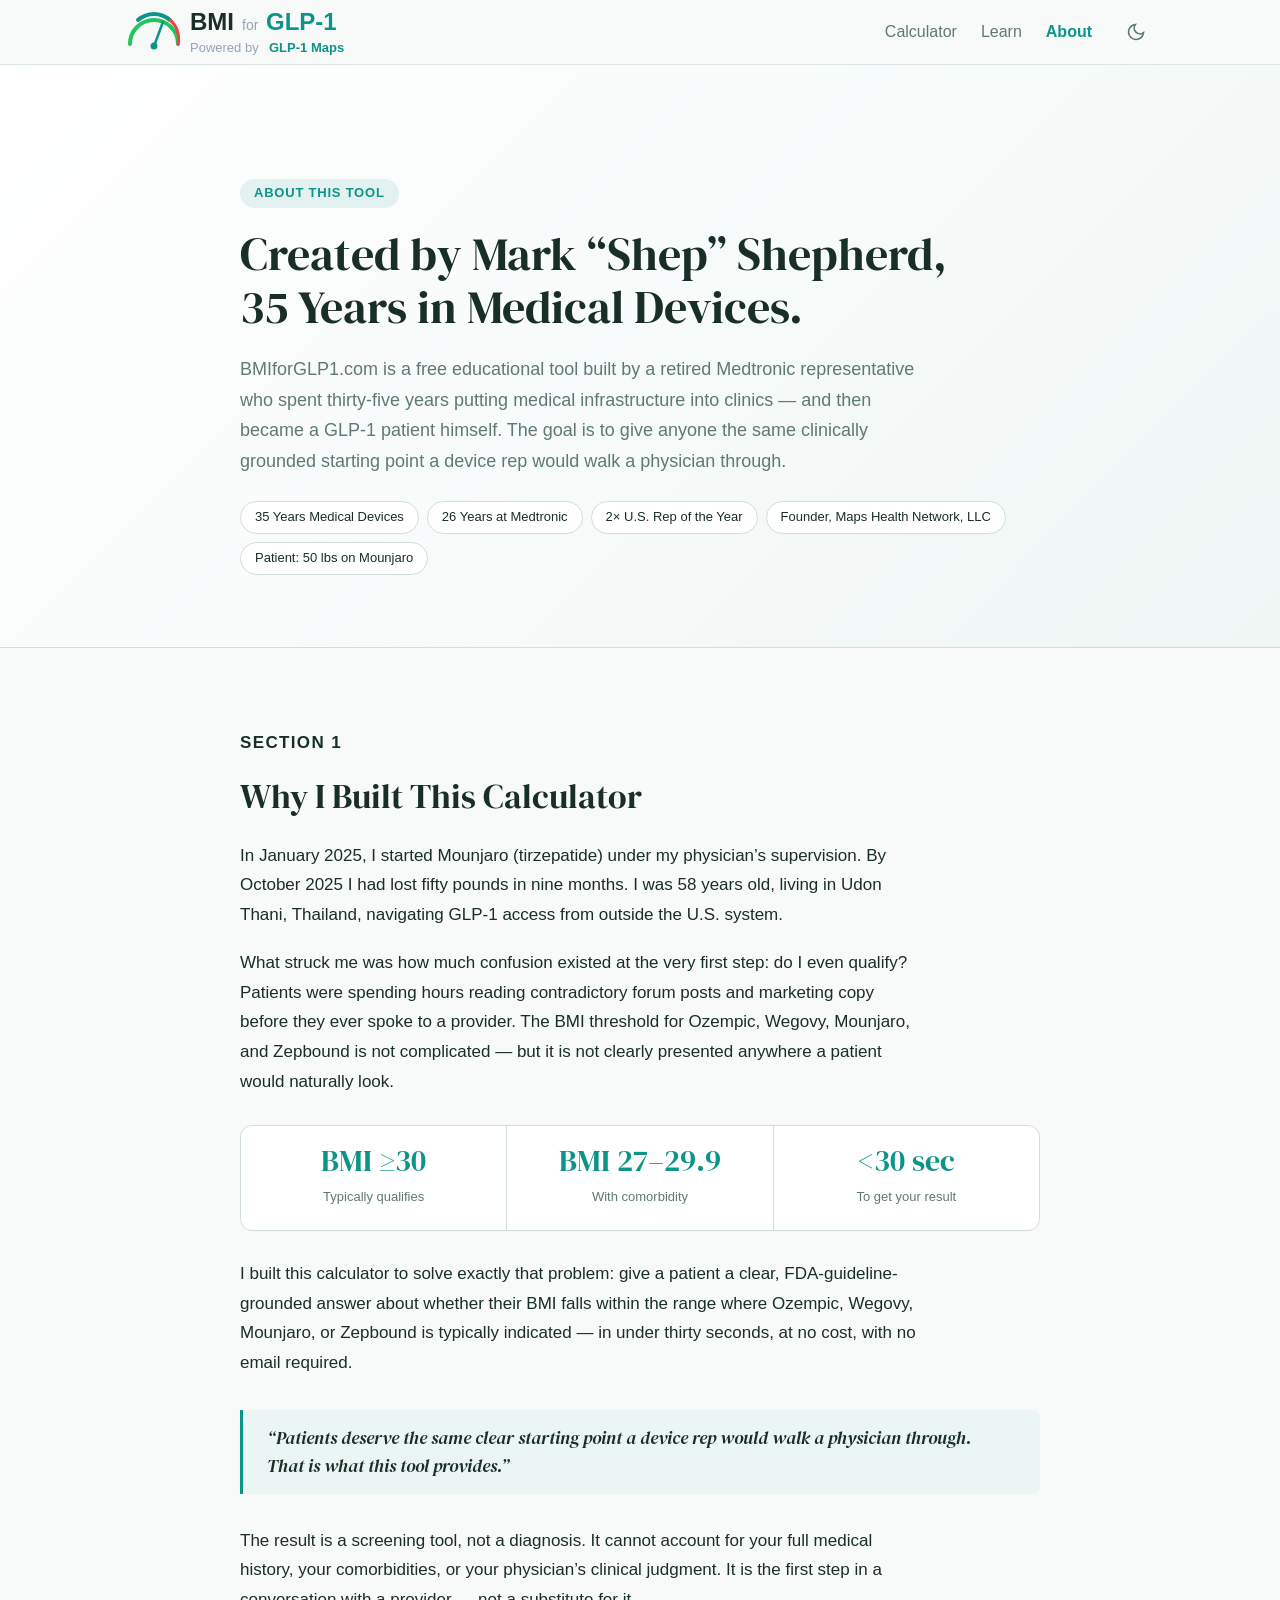
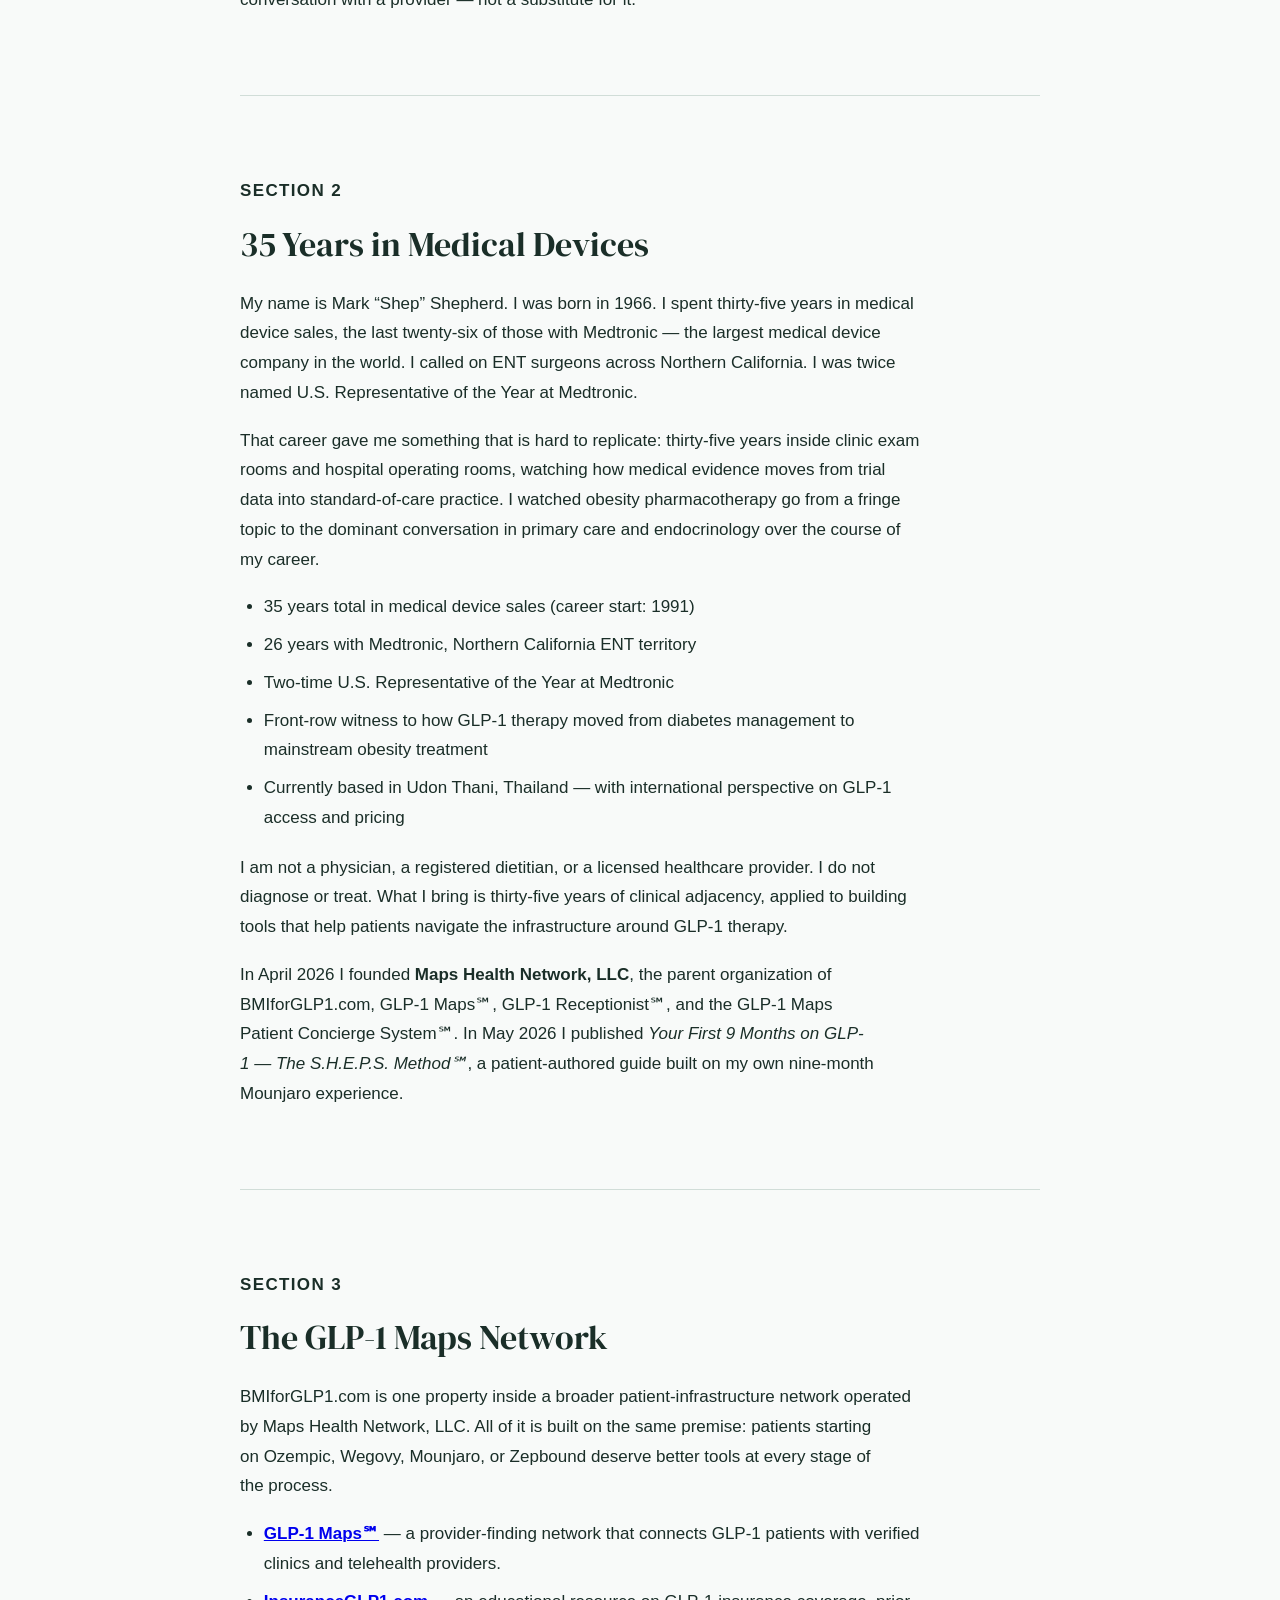
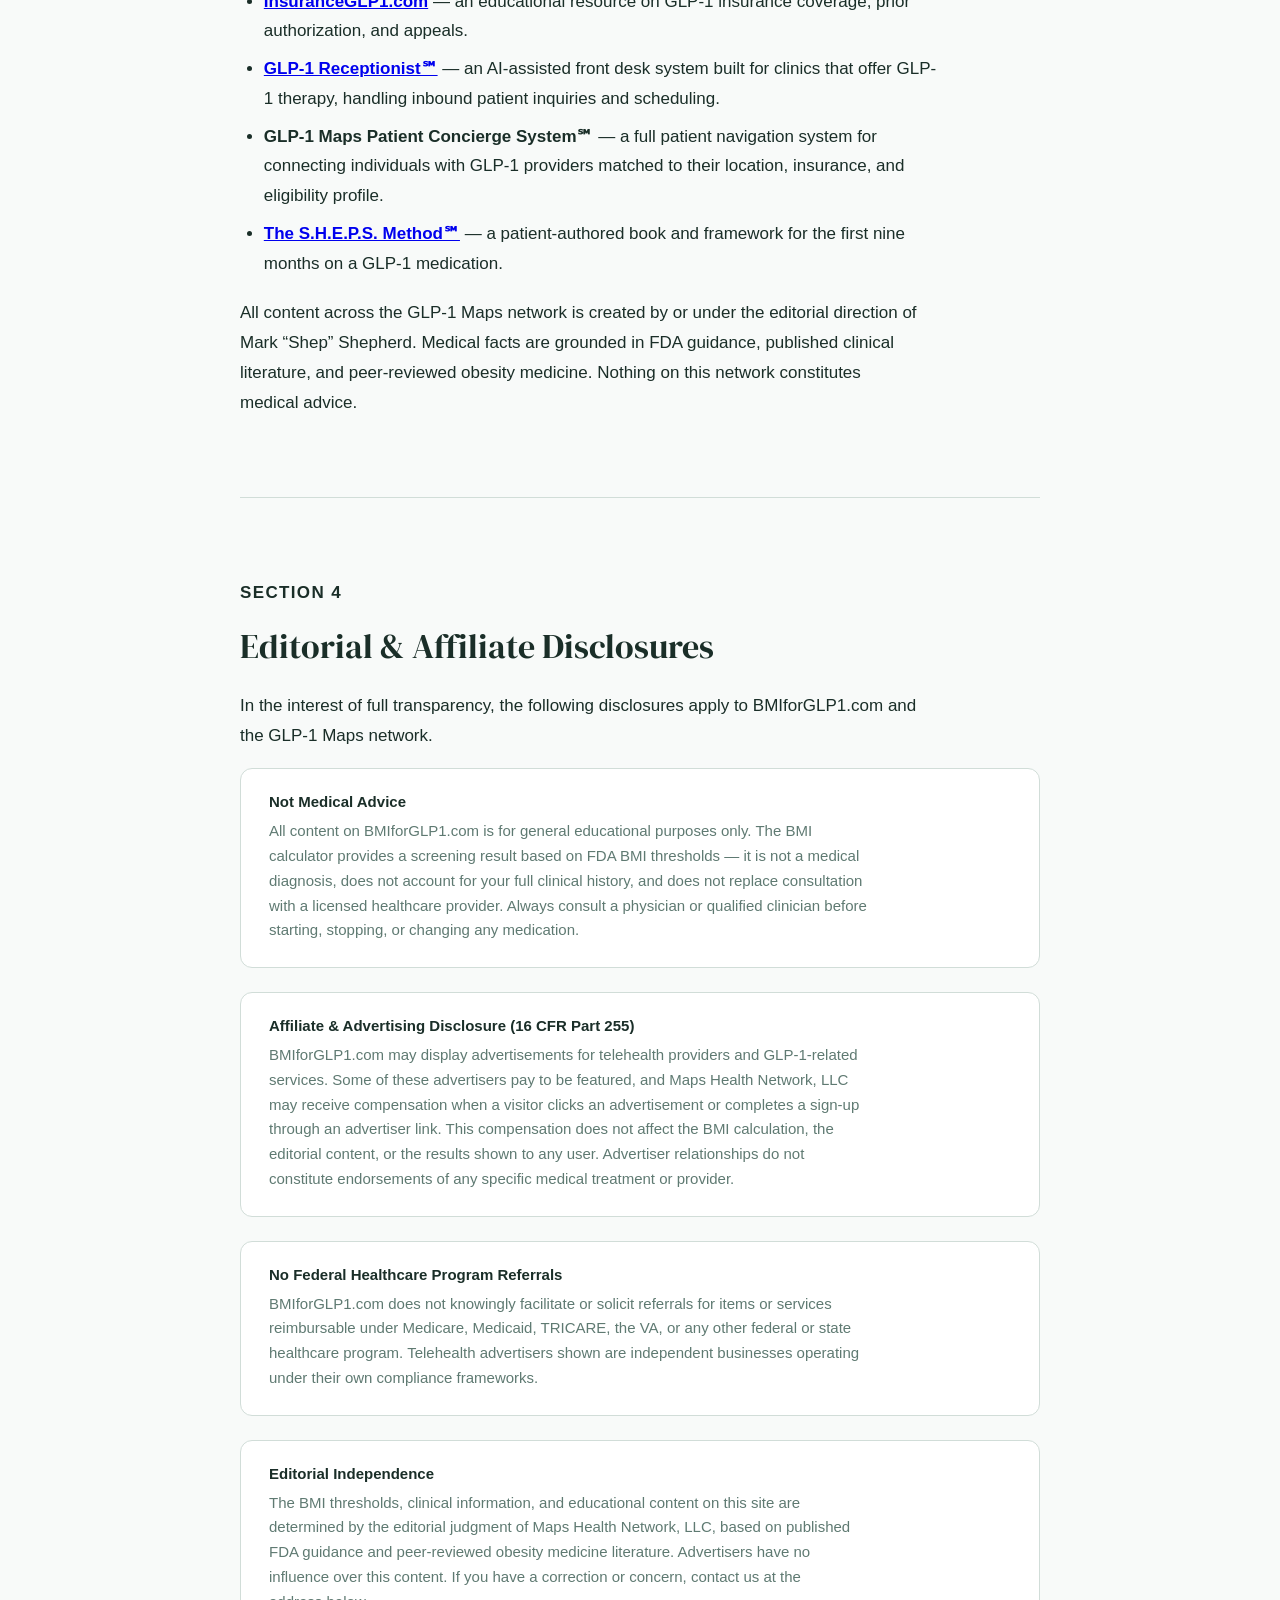
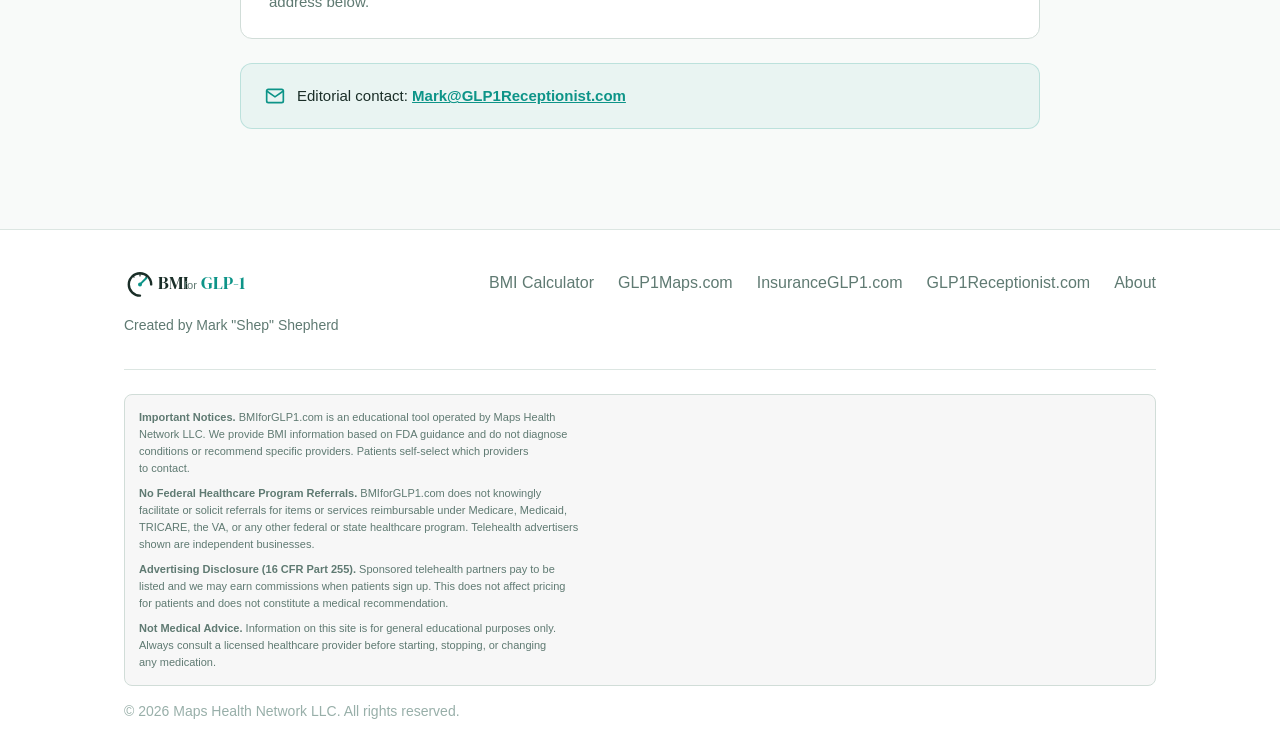
<file: about.html>
<!DOCTYPE html>
<html lang="en">
<head>
  <meta charset="UTF-8">
  <meta name="viewport" content="width=device-width, initial-scale=1.0">
  <meta name="theme-color" content="#0d9488">
  <meta name="robots" content="index, follow, max-image-preview:large, max-snippet:-1">
  <meta name="author" content="Maps Health Network LLC">
  <!-- Google tag (gtag.js) -->
  <script async src="https://www.googletagmanager.com/gtag/js?id=G-XJ10VYEBLD"></script>
  <script>
    window.dataLayer = window.dataLayer || [];
    function gtag(){dataLayer.push(arguments);}
    gtag('js', new Date());
    gtag('config', 'G-XJ10VYEBLD');
  </script>
  <title>About — Created by Mark "Shep" Shepherd, Maps Health Network, LLC</title>
  <meta name="description" content="BMIforGLP1.com was created by Mark 'Shep' Shepherd — 35 years in medical devices, 26 with Medtronic — to give patients a clinically grounded GLP-1 eligibility tool.">
  <meta name="keywords" content="about BMIforGLP1, Mark Shep Shepherd, Maps Health Network, GLP-1 eligibility calculator creator, medical device background">
  <link rel="canonical" href="https://www.bmiforglp1.com/about.html">

  <!-- Open Graph -->
  <meta property="og:type" content="profile">
  <meta property="og:title" content="About — Created by Mark &quot;Shep&quot; Shepherd, Maps Health Network, LLC">
  <meta property="og:description" content="BMIforGLP1.com was created by Mark 'Shep' Shepherd — 35 years in medical devices, 26 with Medtronic — to give patients a clinically grounded GLP-1 eligibility tool.">
  <meta property="og:url" content="https://www.bmiforglp1.com/about.html">
  <meta property="og:site_name" content="BMI for GLP-1">
  <meta property="og:image" content="https://www.bmiforglp1.com/og-image.png">
  <meta property="og:image:width" content="1200">
  <meta property="og:image:height" content="630">
  <meta property="og:image:alt" content="About BMIforGLP1 — Created by Maps Health Network, LLC">
  <meta property="og:locale" content="en_US">
  <meta property="profile:first_name" content="Mark">
  <meta property="profile:last_name" content="Shepherd">

  <!-- Twitter Card -->
  <meta name="twitter:card" content="summary_large_image">
  <meta name="twitter:title" content="About — Created by Mark &quot;Shep&quot; Shepherd, Maps Health Network, LLC">
  <meta name="twitter:description" content="BMIforGLP1.com was created by Mark 'Shep' Shepherd — 35 years in medical devices, 26 with Medtronic — to give patients a clinically grounded GLP-1 eligibility tool.">
  <meta name="twitter:image" content="https://www.bmiforglp1.com/og-image.png">
  <meta name="twitter:image:alt" content="About BMIforGLP1 — Created by Maps Health Network, LLC">

  <!-- Performance hints -->
  <link rel="preconnect" href="https://api.fontshare.com" crossorigin>
  <link rel="preconnect" href="https://cdn.fontshare.com" crossorigin>
  <link rel="preconnect" href="https://fonts.googleapis.com">
  <link rel="preconnect" href="https://fonts.gstatic.com" crossorigin>
  <link rel="dns-prefetch" href="https://www.googletagmanager.com">
  <link rel="preload" href="style.css" as="style">

  <!-- Fonts: General Sans for body, DM Serif Display for headings -->
  <link href="https://api.fontshare.com/v2/css?f[]=general-sans@400,500,600,700&display=swap" rel="stylesheet">
  <link href="https://fonts.googleapis.com/css2?family=DM+Serif+Display:ital@0;1&display=swap" rel="stylesheet">

  <!-- Favicon -->
  <link rel="icon" type="image/svg+xml" href="data:image/svg+xml,%3Csvg xmlns='http://www.w3.org/2000/svg' viewBox='0 0 32 32'%3E%3Crect width='32' height='32' rx='6' fill='%230d9488'/%3E%3Ctext x='16' y='22' text-anchor='middle' font-family='sans-serif' font-weight='700' font-size='16' fill='white'%3EBMI%3C/text%3E%3C/svg%3E">

  <!-- JSON-LD: AboutPage -->
  <script type="application/ld+json">
  {
    "@context": "https://schema.org",
    "@type": "AboutPage",
    "name": "About — BMI for GLP-1 Calculator",
    "url": "https://www.bmiforglp1.com/about.html",
    "description": "BMIforGLP1.com is created and operated by Mark 'Shep' Shepherd and Maps Health Network, LLC. This page explains who built the calculator, the editorial standards, and the affiliate disclosure.",
    "inLanguage": "en-US",
    "publisher": {
      "@type": "Organization",
      "name": "Maps Health Network, LLC",
      "url": "https://glp1maps.com"
    },
    "author": {
      "@id": "https://www.bmiforglp1.com/about.html#shep"
    }
  }
  </script>

  <!-- JSON-LD: Person (E-E-A-T authority) -->
  <script type="application/ld+json">
  {
    "@context": "https://schema.org",
    "@type": "Person",
    "@id": "https://www.bmiforglp1.com/about.html#shep",
    "name": "Mark \"Shep\" Shepherd",
    "givenName": "Mark",
    "familyName": "Shepherd",
    "alternateName": "Shep",
    "birthDate": "1966",
    "url": "https://www.bmiforglp1.com/about.html",
    "jobTitle": "Founder, Maps Health Network, LLC; Author, The S.H.E.P.S. Method℠",
    "description": "Thirty-five-year medical device veteran, the last 26 with Medtronic (two-time U.S. Rep of the Year). Creator of BMIforGLP1.com, GLP-1 Maps℠, and the GLP-1 Maps Patient Concierge System℠. Lost 50 lbs in 9 months on Mounjaro starting January 2025.",
    "worksFor": {
      "@type": "Organization",
      "name": "Maps Health Network, LLC",
      "url": "https://glp1maps.com"
    },
    "email": "Mark@GLP1Receptionist.com",
    "sameAs": [
      "https://www.bmiforglp1.com",
      "https://insuranceglp1.com",
      "https://glp1maps.com",
      "https://glp1receptionist.com",
      "https://shepsmethod.com"
    ]
  }
  </script>

  <link rel="stylesheet" href="style.css">

  <style>
    /* ====== ABOUT PAGE — local overrides for bmiforglp1 ====== */
    .about-page {
      max-width: 800px;
      margin: 0 auto;
      padding: 0 var(--container-padding, 1.25rem);
    }

    .about-hero-section {
      padding: clamp(56px, 9vw, 112px) var(--container-padding, 1.25rem) clamp(40px, 6vw, 72px);
      background: linear-gradient(135deg, var(--color-surface, #f8fafc) 0%, rgba(13,148,136,0.04) 100%);
      border-bottom: 1px solid var(--color-border, #e2e8f0);
    }

    .about-hero-inner {
      max-width: 800px;
      margin: 0 auto;
    }

    .about-badge {
      display: inline-block;
      background: rgba(13,148,136,0.1);
      color: var(--color-primary, #0d9488);
      font-size: 0.8125rem;
      font-weight: 600;
      letter-spacing: 0.06em;
      text-transform: uppercase;
      padding: 4px 14px;
      border-radius: 999px;
      margin-bottom: 1.25rem;
    }

    .about-h1 {
      font-family: 'DM Serif Display', Georgia, serif;
      font-size: clamp(1.875rem, 4.5vw, 2.875rem);
      line-height: 1.15;
      color: var(--color-text, #0f172a);
      margin: 0 0 1.25rem;
      font-weight: 400;
    }

    .about-hero-lead {
      font-size: 1.125rem;
      line-height: 1.72;
      color: var(--color-text-muted, #64748b);
      margin: 0 0 1.5rem;
      max-width: 680px;
    }

    .credential-strip {
      display: flex;
      flex-wrap: wrap;
      gap: 0.5rem;
      margin-top: 1.25rem;
    }

    .cred-pill {
      background: var(--color-surface, #f8fafc);
      border: 1px solid var(--color-border, #e2e8f0);
      color: var(--color-text, #0f172a);
      font-size: 0.8125rem;
      font-weight: 500;
      padding: 5px 14px;
      border-radius: 999px;
    }

    /* Content sections */
    .about-sections {
      padding: clamp(16px, 3vw, 24px) 0;
    }

    .about-section {
      padding: clamp(48px, 7vw, 80px) 0;
      border-bottom: 1px solid var(--color-border, #e2e8f0);
      max-width: 800px;
      margin: 0 auto;
    }

    .about-section:last-child {
      border-bottom: none;
      padding-bottom: clamp(64px, 10vw, 100px);
    }

    .section-eyebrow {
      font-size: 0.8125rem;
      font-weight: 600;
      letter-spacing: 0.08em;
      text-transform: uppercase;
      color: var(--color-primary, #0d9488);
      margin: 0 0 0.75rem;
    }

    .about-section h2 {
      font-family: 'DM Serif Display', Georgia, serif;
      font-size: clamp(1.5rem, 3.5vw, 2.125rem);
      font-weight: 400;
      color: var(--color-text, #0f172a);
      line-height: 1.2;
      margin: 0 0 1.5rem;
    }

    .about-section p {
      font-size: 1.0625rem;
      line-height: 1.75;
      color: var(--color-text, #0f172a);
      margin: 0 0 1.125rem;
    }

    .about-section p:last-child { margin: 0; }

    .about-section ul {
      font-size: 1.0625rem;
      line-height: 1.75;
      color: var(--color-text, #0f172a);
      margin: 0 0 1.25rem;
      padding-left: 1.4em;
    }

    .about-section li { margin-bottom: 0.5rem; }

    /* Stat row */
    .stat-row {
      display: grid;
      grid-template-columns: repeat(3, 1fr);
      gap: 1px;
      background: var(--color-border, #e2e8f0);
      border: 1px solid var(--color-border, #e2e8f0);
      border-radius: 12px;
      overflow: hidden;
      margin: 1.75rem 0;
    }

    .stat-cell {
      background: var(--color-surface, #f8fafc);
      padding: 1.25rem 1rem;
      text-align: center;
    }

    .stat-num {
      font-family: 'DM Serif Display', Georgia, serif;
      font-size: 1.875rem;
      color: var(--color-primary, #0d9488);
      line-height: 1;
      display: block;
      margin-bottom: 0.35rem;
    }

    .stat-label {
      font-size: 0.8125rem;
      color: var(--color-text-muted, #64748b);
      font-weight: 500;
    }

    /* Pullquote */
    .about-pullquote {
      border-left: 3px solid var(--color-primary, #0d9488);
      margin: 2rem 0;
      padding: 0.875rem 1.5rem;
      background: rgba(13,148,136,0.05);
      border-radius: 0 8px 8px 0;
    }

    .about-pullquote p {
      font-family: 'DM Serif Display', Georgia, serif;
      font-size: 1.125rem;
      font-style: italic;
      color: var(--color-text, #0f172a);
      margin: 0;
      line-height: 1.55;
    }

    /* Disclosure box */
    .disclosure-box {
      background: var(--color-surface, #f8fafc);
      border: 1px solid var(--color-border, #e2e8f0);
      border-radius: 12px;
      padding: 1.5rem 1.75rem;
      margin-bottom: 1.5rem;
    }

    .disclosure-box h3 {
      font-family: 'General Sans', -apple-system, sans-serif;
      font-size: 0.9375rem;
      font-weight: 700;
      color: var(--color-text, #0f172a);
      margin: 0 0 0.5rem;
    }

    .disclosure-box p {
      font-size: 0.9375rem;
      line-height: 1.65;
      color: var(--color-text-muted, #64748b);
      margin: 0;
    }

    /* Contact card */
    .contact-row {
      display: flex;
      align-items: center;
      gap: 0.75rem;
      margin-top: 1.5rem;
      padding: 1.25rem 1.5rem;
      background: rgba(13,148,136,0.06);
      border: 1px solid rgba(13,148,136,0.2);
      border-radius: 12px;
    }

    .contact-row svg { flex-shrink: 0; color: var(--color-primary, #0d9488); }
    .contact-row span { font-size: 0.9375rem; color: var(--color-text, #0f172a); }
    .contact-row a { color: var(--color-primary, #0d9488); font-weight: 600; }

    @media (max-width: 640px) {
      .stat-row { grid-template-columns: 1fr; }
    }
  </style>
</head>
<body>
  <!-- Header -->
  <header class="site-header">
    <div class="container header-inner">
      <a href="https://www.glp1maps.com" target="_blank" rel="noopener" class="logo-link" aria-label="Visit GLP-1 Maps">
        <svg class="logo-svg" viewBox="0 0 260 56" fill="none" xmlns="http://www.w3.org/2000/svg" aria-label="BMIforGLP1 logo" style="width:260px;height:56px">
          <!-- Gauge arc: green/teal/red -->
          <path d="M6 40 A24 24 0 0 1 54 40" stroke="#22c55e" stroke-width="4" stroke-linecap="round" fill="none"/>
          <path d="M14 16 A24 24 0 0 1 46 16" stroke="#0d9488" stroke-width="4" stroke-linecap="round" fill="none"/>
          <path d="M46 16 A24 24 0 0 1 54 40" stroke="#ef4444" stroke-width="3" stroke-linecap="round" fill="none"/>
          <!-- Needle -->
          <line x1="30" y1="42" x2="39" y2="18" stroke="var(--color-primary, #0d9488)" stroke-width="2.5" stroke-linecap="round"/>
          <circle cx="30" cy="42" r="3.5" fill="var(--color-primary, #0d9488)"/>
          <!-- BMI bold -->
          <text x="66" y="26" font-family="-apple-system, BlinkMacSystemFont, sans-serif" font-size="24" font-weight="800" fill="currentColor">BMI</text>
          <!-- for -->
          <text x="118" y="26" font-family="-apple-system, BlinkMacSystemFont, sans-serif" font-size="14" font-weight="400" fill="#94a3b8">for</text>
          <!-- GLP-1 bold teal -->
          <text x="142" y="26" font-family="-apple-system, BlinkMacSystemFont, sans-serif" font-size="24" font-weight="800" fill="var(--color-primary, #0d9488)">GLP-1</text>
          <!-- Powered by GLP-1 Maps -->
          <text x="66" y="48" font-family="-apple-system, BlinkMacSystemFont, sans-serif" font-size="13" font-weight="400" fill="#94a3b8">Powered by</text>
          <text x="145" y="48" font-family="-apple-system, BlinkMacSystemFont, sans-serif" font-size="13" font-weight="700" fill="var(--color-primary, #0d9488)">GLP-1 Maps</text>
        </svg>
      </a>
      <nav class="header-nav">
        <a href="/" class="nav-link">Calculator</a>
        <a href="/#learn" class="nav-link">Learn</a>
        <a href="/about.html" class="nav-link" aria-current="page" style="color:var(--color-primary,#0d9488);font-weight:600;">About</a>
        <button data-theme-toggle aria-label="Switch to dark mode" class="theme-toggle">
          <svg width="20" height="20" viewBox="0 0 24 24" fill="none" stroke="currentColor" stroke-width="2"><path d="M21 12.79A9 9 0 1 1 11.21 3 7 7 0 0 0 21 12.79z"/></svg>
        </button>
      </nav>
    </div>
  </header>

  <main>
    <!-- Hero -->
    <section class="about-hero-section">
      <div class="about-hero-inner">
        <span class="about-badge">About This Tool</span>
        <h1 class="about-h1">Created by Mark &ldquo;Shep&rdquo; Shepherd, 35&nbsp;Years in Medical Devices.</h1>
        <p class="about-hero-lead">BMIforGLP1.com is a free educational tool built by a retired Medtronic representative who spent thirty-five years putting medical infrastructure into clinics &mdash; and then became a GLP-1 patient himself. The goal is to give anyone the same clinically grounded starting point a device rep would walk a physician through.</p>
        <div class="credential-strip">
          <span class="cred-pill">35 Years Medical Devices</span>
          <span class="cred-pill">26 Years at Medtronic</span>
          <span class="cred-pill">2&times; U.S. Rep of the Year</span>
          <span class="cred-pill">Founder, Maps Health Network, LLC</span>
          <span class="cred-pill">Patient: 50 lbs on Mounjaro</span>
        </div>
      </div>
    </section>

    <!-- Content -->
    <div style="padding: 0 var(--container-padding, 1.25rem);">

      <!-- Section 1: Why I Built This Calculator -->
      <section class="about-section" id="why">
        <p class="section-eyebrow">Section 1</p>
        <h2>Why I Built This Calculator</h2>

        <p>In January 2025, I started Mounjaro (tirzepatide) under my physician&rsquo;s supervision. By October 2025 I had lost fifty pounds in nine months. I was 58 years old, living in Udon Thani, Thailand, navigating GLP-1 access from outside the U.S. system.</p>

        <p>What struck me was how much confusion existed at the very first step: do I even qualify? Patients were spending hours reading contradictory forum posts and marketing copy before they ever spoke to a provider. The BMI threshold for Ozempic, Wegovy, Mounjaro, and Zepbound is not complicated &mdash; but it is not clearly presented anywhere a patient would naturally look.</p>

        <div class="stat-row">
          <div class="stat-cell">
            <span class="stat-num">BMI &ge;30</span>
            <span class="stat-label">Typically qualifies</span>
          </div>
          <div class="stat-cell">
            <span class="stat-num">BMI 27&ndash;29.9</span>
            <span class="stat-label">With comorbidity</span>
          </div>
          <div class="stat-cell">
            <span class="stat-num">&lt;30 sec</span>
            <span class="stat-label">To get your result</span>
          </div>
        </div>

        <p>I built this calculator to solve exactly that problem: give a patient a clear, FDA-guideline-grounded answer about whether their BMI falls within the range where Ozempic, Wegovy, Mounjaro, or Zepbound is typically indicated &mdash; in under thirty seconds, at no cost, with no email required.</p>

        <div class="about-pullquote">
          <p>&ldquo;Patients deserve the same clear starting point a device rep would walk a physician through. That is what this tool provides.&rdquo;</p>
        </div>

        <p>The result is a screening tool, not a diagnosis. It cannot account for your full medical history, your comorbidities, or your physician&rsquo;s clinical judgment. It is the first step in a conversation with a provider &mdash; not a substitute for it.</p>
      </section>

      <!-- Section 2: 35 Years in Medical Devices -->
      <section class="about-section" id="career">
        <p class="section-eyebrow">Section 2</p>
        <h2>35 Years in Medical Devices</h2>

        <p>My name is Mark &ldquo;Shep&rdquo; Shepherd. I was born in 1966. I spent thirty-five years in medical device sales, the last twenty-six of those with Medtronic &mdash; the largest medical device company in the world. I called on ENT surgeons across Northern California. I was twice named U.S. Representative of the Year at Medtronic.</p>

        <p>That career gave me something that is hard to replicate: thirty-five years inside clinic exam rooms and hospital operating rooms, watching how medical evidence moves from trial data into standard-of-care practice. I watched obesity pharmacotherapy go from a fringe topic to the dominant conversation in primary care and endocrinology over the course of my career.</p>

        <ul>
          <li>35 years total in medical device sales (career start: 1991)</li>
          <li>26 years with Medtronic, Northern California ENT territory</li>
          <li>Two-time U.S. Representative of the Year at Medtronic</li>
          <li>Front-row witness to how GLP-1 therapy moved from diabetes management to mainstream obesity treatment</li>
          <li>Currently based in Udon Thani, Thailand &mdash; with international perspective on GLP-1 access and pricing</li>
        </ul>

        <p>I am not a physician, a registered dietitian, or a licensed healthcare provider. I do not diagnose or treat. What I bring is thirty-five years of clinical adjacency, applied to building tools that help patients navigate the infrastructure around GLP-1 therapy.</p>

        <p>In April 2026 I founded <strong>Maps Health Network, LLC</strong>, the parent organization of BMIforGLP1.com, GLP-1 Maps&#8480;, GLP-1 Receptionist&#8480;, and the GLP-1 Maps Patient Concierge System&#8480;. In May 2026 I published <em>Your First 9 Months on GLP-1 &mdash; The S.H.E.P.S. Method&#8480;</em>, a patient-authored guide built on my own nine-month Mounjaro experience.</p>
      </section>

      <!-- Section 3: The GLP-1 Maps Network -->
      <section class="about-section" id="network">
        <p class="section-eyebrow">Section 3</p>
        <h2>The GLP-1 Maps Network</h2>

        <p>BMIforGLP1.com is one property inside a broader patient-infrastructure network operated by Maps Health Network, LLC. All of it is built on the same premise: patients starting on Ozempic, Wegovy, Mounjaro, or Zepbound deserve better tools at every stage of the process.</p>

        <ul>
          <li><strong><a href="https://glp1maps.com" target="_blank" rel="noopener">GLP-1 Maps&#8480;</a></strong> &mdash; a provider-finding network that connects GLP-1 patients with verified clinics and telehealth providers.</li>
          <li><strong><a href="https://insuranceglp1.com" target="_blank" rel="noopener">InsuranceGLP1.com</a></strong> &mdash; an educational resource on GLP-1 insurance coverage, prior authorization, and appeals.</li>
          <li><strong><a href="https://glp1receptionist.com" target="_blank" rel="noopener">GLP-1 Receptionist&#8480;</a></strong> &mdash; an AI-assisted front desk system built for clinics that offer GLP-1 therapy, handling inbound patient inquiries and scheduling.</li>
          <li><strong>GLP-1 Maps Patient Concierge System&#8480;</strong> &mdash; a full patient navigation system for connecting individuals with GLP-1 providers matched to their location, insurance, and eligibility profile.</li>
          <li><strong><a href="https://shepsmethod.com" target="_blank" rel="noopener">The S.H.E.P.S. Method&#8480;</a></strong> &mdash; a patient-authored book and framework for the first nine months on a GLP-1 medication.</li>
        </ul>

        <p>All content across the GLP-1 Maps network is created by or under the editorial direction of Mark &ldquo;Shep&rdquo; Shepherd. Medical facts are grounded in FDA guidance, published clinical literature, and peer-reviewed obesity medicine. Nothing on this network constitutes medical advice.</p>
      </section>

      <!-- Section 4: Editorial & Affiliate Disclosures -->
      <section class="about-section" id="disclosures">
        <p class="section-eyebrow">Section 4</p>
        <h2>Editorial &amp; Affiliate Disclosures</h2>

        <p>In the interest of full transparency, the following disclosures apply to BMIforGLP1.com and the GLP-1 Maps network.</p>

        <div class="disclosure-box">
          <h3>Not Medical Advice</h3>
          <p>All content on BMIforGLP1.com is for general educational purposes only. The BMI calculator provides a screening result based on FDA BMI thresholds &mdash; it is not a medical diagnosis, does not account for your full clinical history, and does not replace consultation with a licensed healthcare provider. Always consult a physician or qualified clinician before starting, stopping, or changing any medication.</p>
        </div>

        <div class="disclosure-box">
          <h3>Affiliate &amp; Advertising Disclosure (16 CFR Part 255)</h3>
          <p>BMIforGLP1.com may display advertisements for telehealth providers and GLP-1-related services. Some of these advertisers pay to be featured, and Maps Health Network, LLC may receive compensation when a visitor clicks an advertisement or completes a sign-up through an advertiser link. This compensation does not affect the BMI calculation, the editorial content, or the results shown to any user. Advertiser relationships do not constitute endorsements of any specific medical treatment or provider.</p>
        </div>

        <div class="disclosure-box">
          <h3>No Federal Healthcare Program Referrals</h3>
          <p>BMIforGLP1.com does not knowingly facilitate or solicit referrals for items or services reimbursable under Medicare, Medicaid, TRICARE, the VA, or any other federal or state healthcare program. Telehealth advertisers shown are independent businesses operating under their own compliance frameworks.</p>
        </div>

        <div class="disclosure-box">
          <h3>Editorial Independence</h3>
          <p>The BMI thresholds, clinical information, and educational content on this site are determined by the editorial judgment of Maps Health Network, LLC, based on published FDA guidance and peer-reviewed obesity medicine literature. Advertisers have no influence over this content. If you have a correction or concern, contact us at the address below.</p>
        </div>

        <div class="contact-row">
          <svg width="20" height="20" viewBox="0 0 24 24" fill="none" stroke="currentColor" stroke-width="2" stroke-linecap="round"><path d="M4 4h16c1.1 0 2 .9 2 2v12c0 1.1-.9 2-2 2H4c-1.1 0-2-.9-2-2V6c0-1.1.9-2 2-2z"/><polyline points="22,6 12,13 2,6"/></svg>
          <span>Editorial contact: <a href="mailto:Mark@GLP1Receptionist.com">Mark@GLP1Receptionist.com</a></span>
        </div>
      </section>

    </div>
  </main>

  <!-- Footer -->
  <footer class="site-footer">
    <div class="container footer-inner">
      <div class="footer-top">
        <div class="footer-brand">
          <svg class="footer-logo" viewBox="0 0 180 40" fill="none" xmlns="http://www.w3.org/2000/svg" aria-hidden="true">
            <path d="M20 32C12.268 32 6 25.732 6 18C6 10.268 12.268 4 20 4C27.732 4 34 10.268 34 18" stroke="currentColor" stroke-width="3" stroke-linecap="round"/>
            <circle cx="20" cy="18" r="2.5" fill="var(--color-primary)"/>
            <line x1="20" y1="18" x2="28" y2="10" stroke="var(--color-primary)" stroke-width="2.5" stroke-linecap="round"/>
            <line x1="11" y1="7" x2="12.5" y2="9" stroke="currentColor" stroke-width="1.5" stroke-linecap="round"/>
            <line x1="20" y1="5" x2="20" y2="7.5" stroke="currentColor" stroke-width="1.5" stroke-linecap="round"/>
            <line x1="29" y1="7" x2="27.5" y2="9" stroke="currentColor" stroke-width="1.5" stroke-linecap="round"/>
            <text x="42" y="24" font-family="'DM Serif Display', Georgia, serif" font-size="22" fill="currentColor">BMI</text>
            <text x="75" y="24" font-family="'General Sans', sans-serif" font-weight="400" font-size="14" fill="var(--color-text-muted)">for</text>
            <text x="96" y="24" font-family="'DM Serif Display', Georgia, serif" font-size="22" fill="var(--color-primary)">GLP-1</text>
          </svg>
          <p class="footer-credit">Created by Mark "Shep" Shepherd</p>
        </div>
        <div class="footer-links">
          <a href="/">BMI Calculator</a>
          <a href="https://www.glp1maps.com" target="_blank" rel="noopener">GLP1Maps.com</a>
          <a href="https://insuranceglp1.com" target="_blank" rel="noopener">InsuranceGLP1.com</a>
          <a href="https://glp1receptionist.com" target="_blank" rel="noopener">GLP1Receptionist.com</a>
          <a href="/about.html" aria-current="page">About</a>
        </div>
      </div>
      <div class="footer-bottom" style="display:block">
        <div style="background:rgba(0,0,0,0.03);border:1px solid var(--color-border);border-radius:8px;padding:14px;margin-bottom:14px;font-size:11px;line-height:1.55;color:var(--color-text-muted)">
          <p style="margin:0 0 8px"><strong>Important Notices.</strong> BMIforGLP1.com is an educational tool operated by Maps Health Network LLC. We provide BMI information based on FDA guidance and do not diagnose conditions or recommend specific providers. Patients self-select which providers to contact.</p>
          <p style="margin:0 0 8px"><strong>No Federal Healthcare Program Referrals.</strong> BMIforGLP1.com does not knowingly facilitate or solicit referrals for items or services reimbursable under Medicare, Medicaid, TRICARE, the VA, or any other federal or state healthcare program. Telehealth advertisers shown are independent businesses.</p>
          <p style="margin:0 0 8px"><strong>Advertising Disclosure (16 CFR Part 255).</strong> Sponsored telehealth partners pay to be listed and we may earn commissions when patients sign up. This does not affect pricing for patients and does not constitute a medical recommendation.</p>
          <p style="margin:0"><strong>Not Medical Advice.</strong> Information on this site is for general educational purposes only. Always consult a licensed healthcare provider before starting, stopping, or changing any medication.</p>
        </div>
        <p class="footer-copy">&copy; 2026 Maps Health Network LLC. All rights reserved.</p>
      </div>
    </div>
  </footer>

  <script src="app.js"></script>
</body>
</html>
</file>
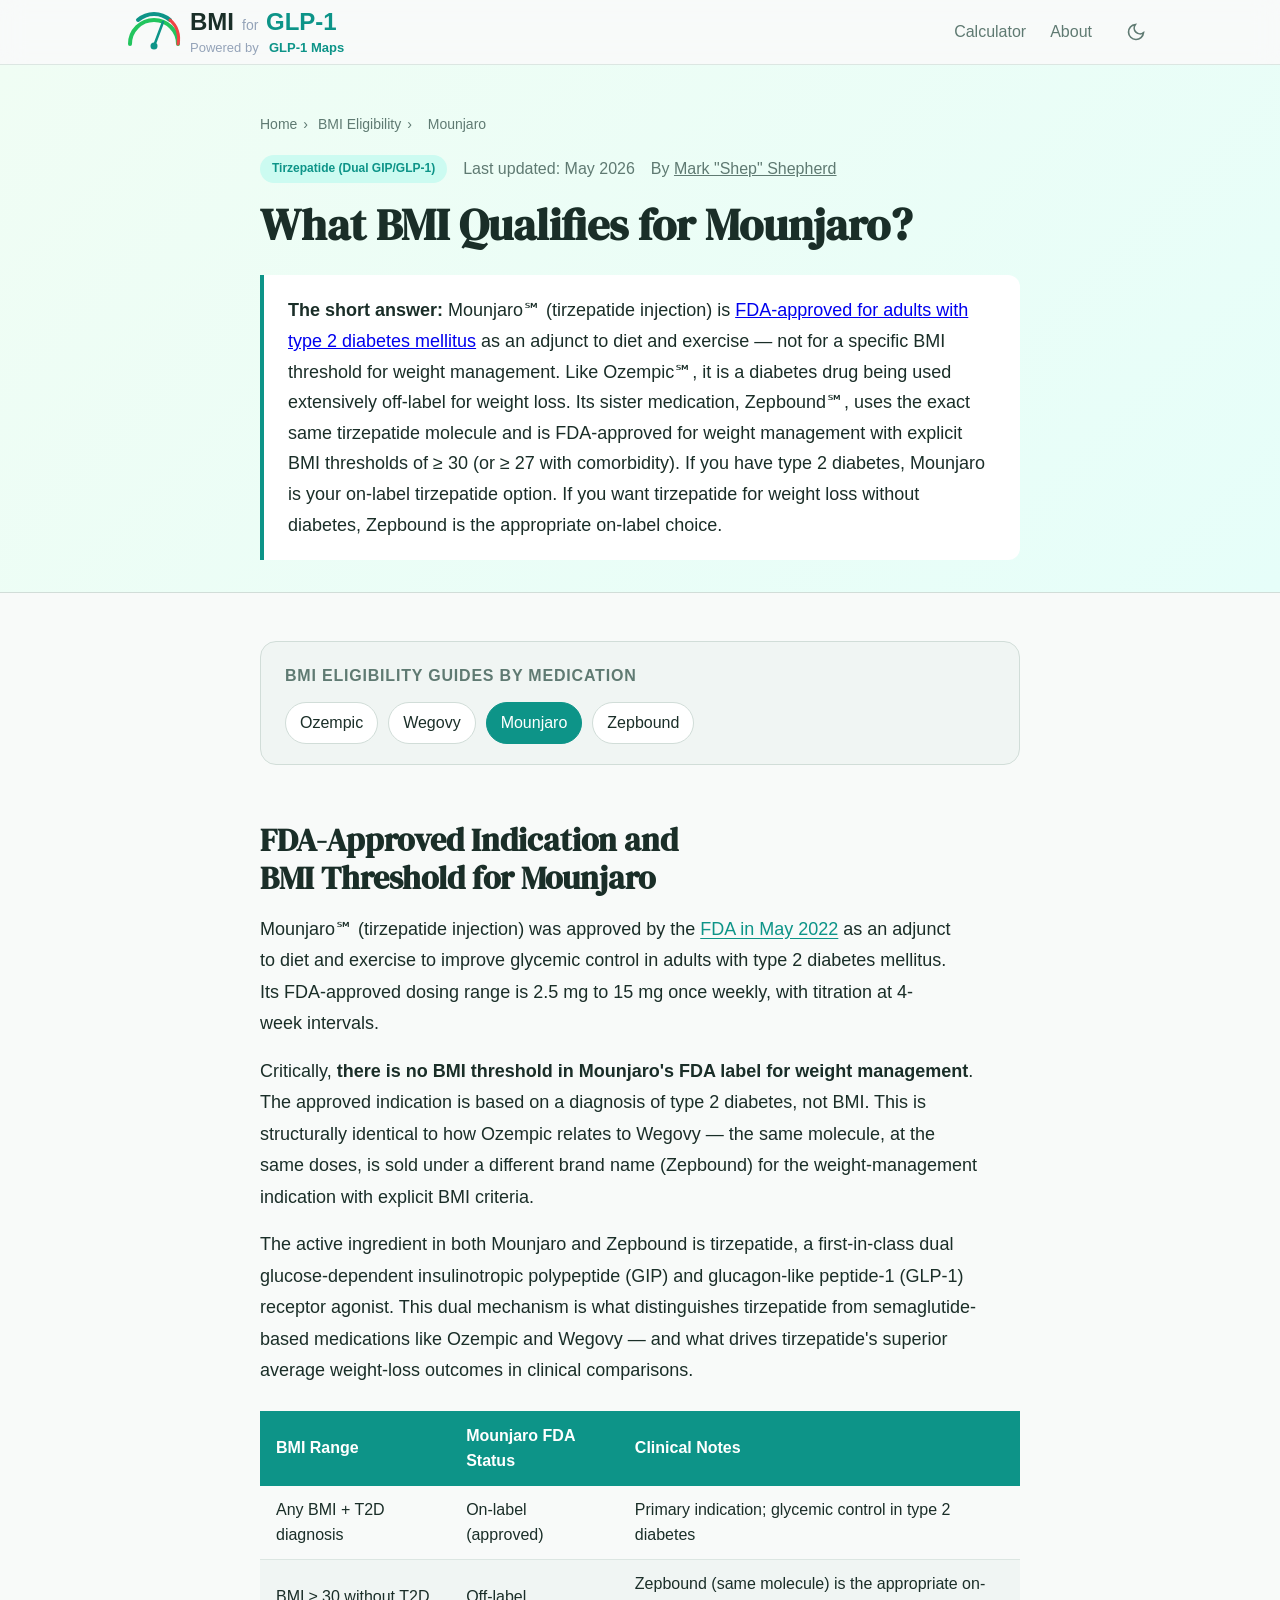
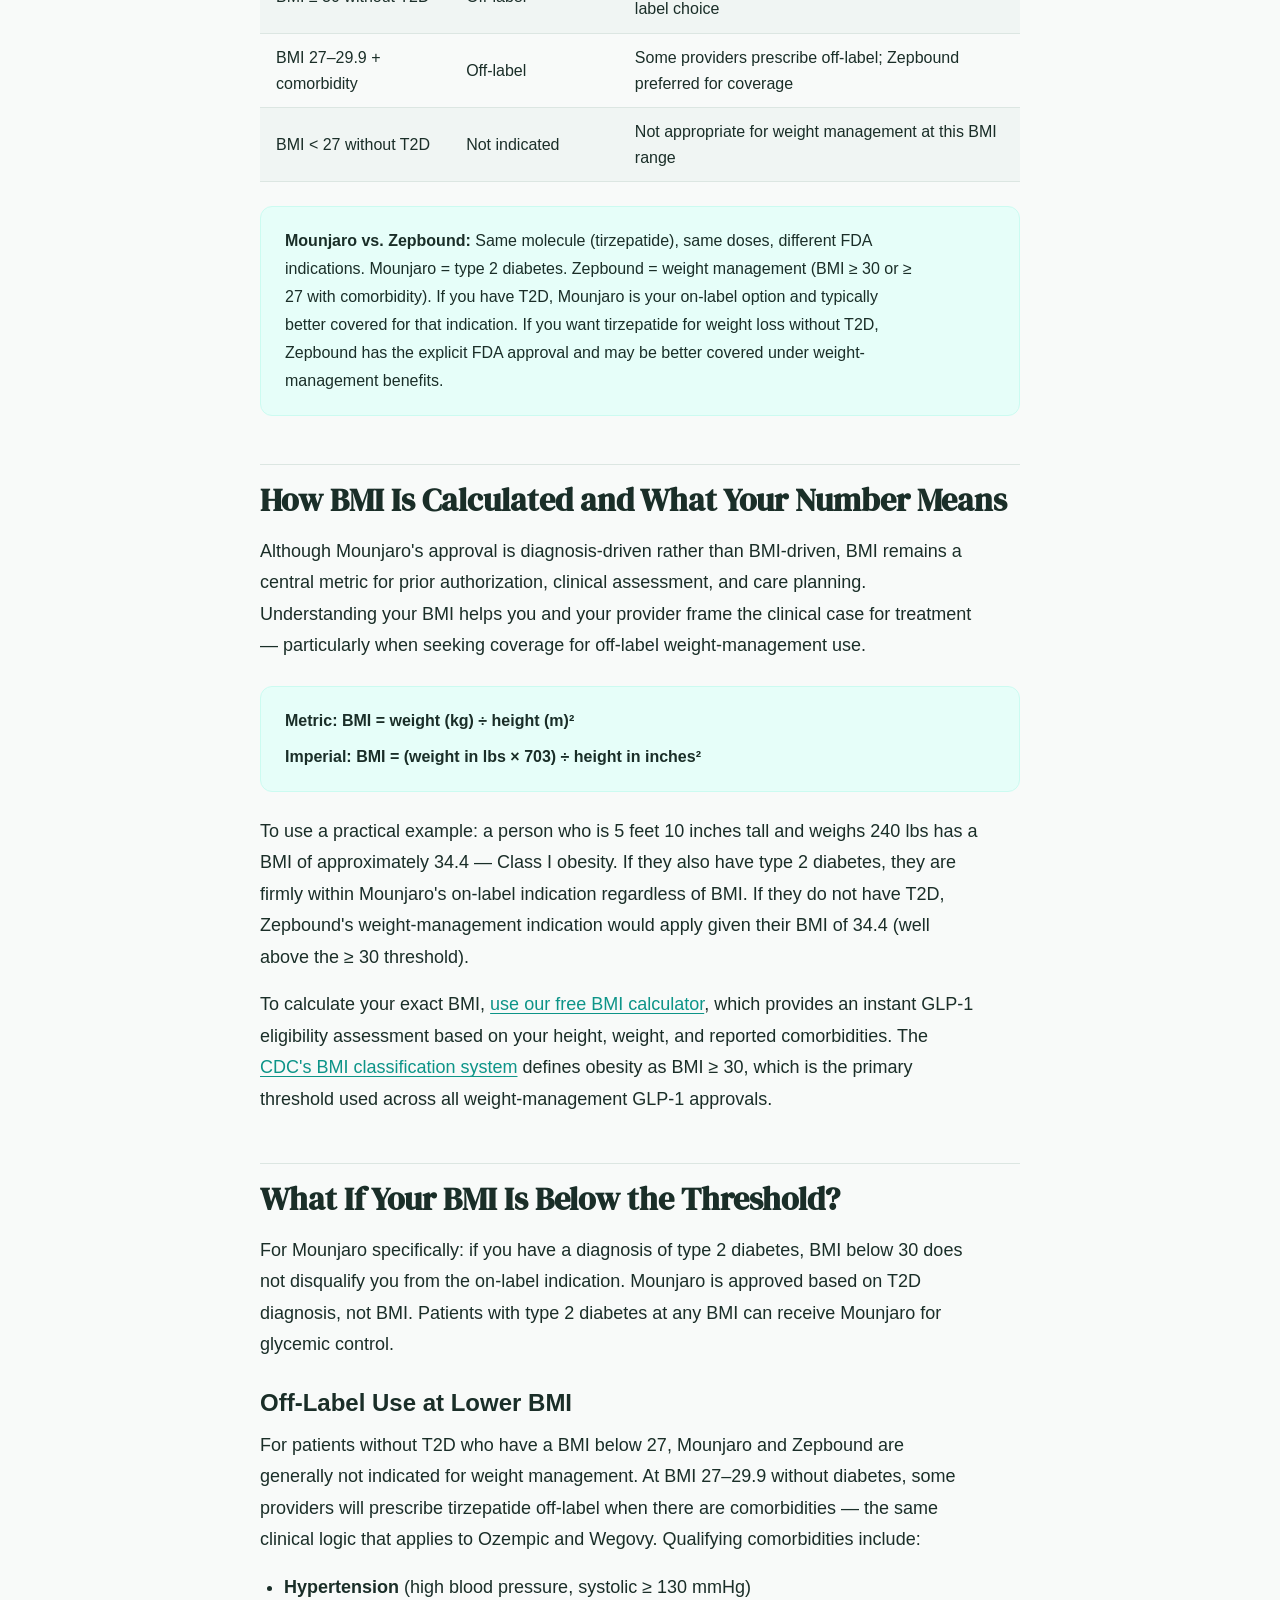
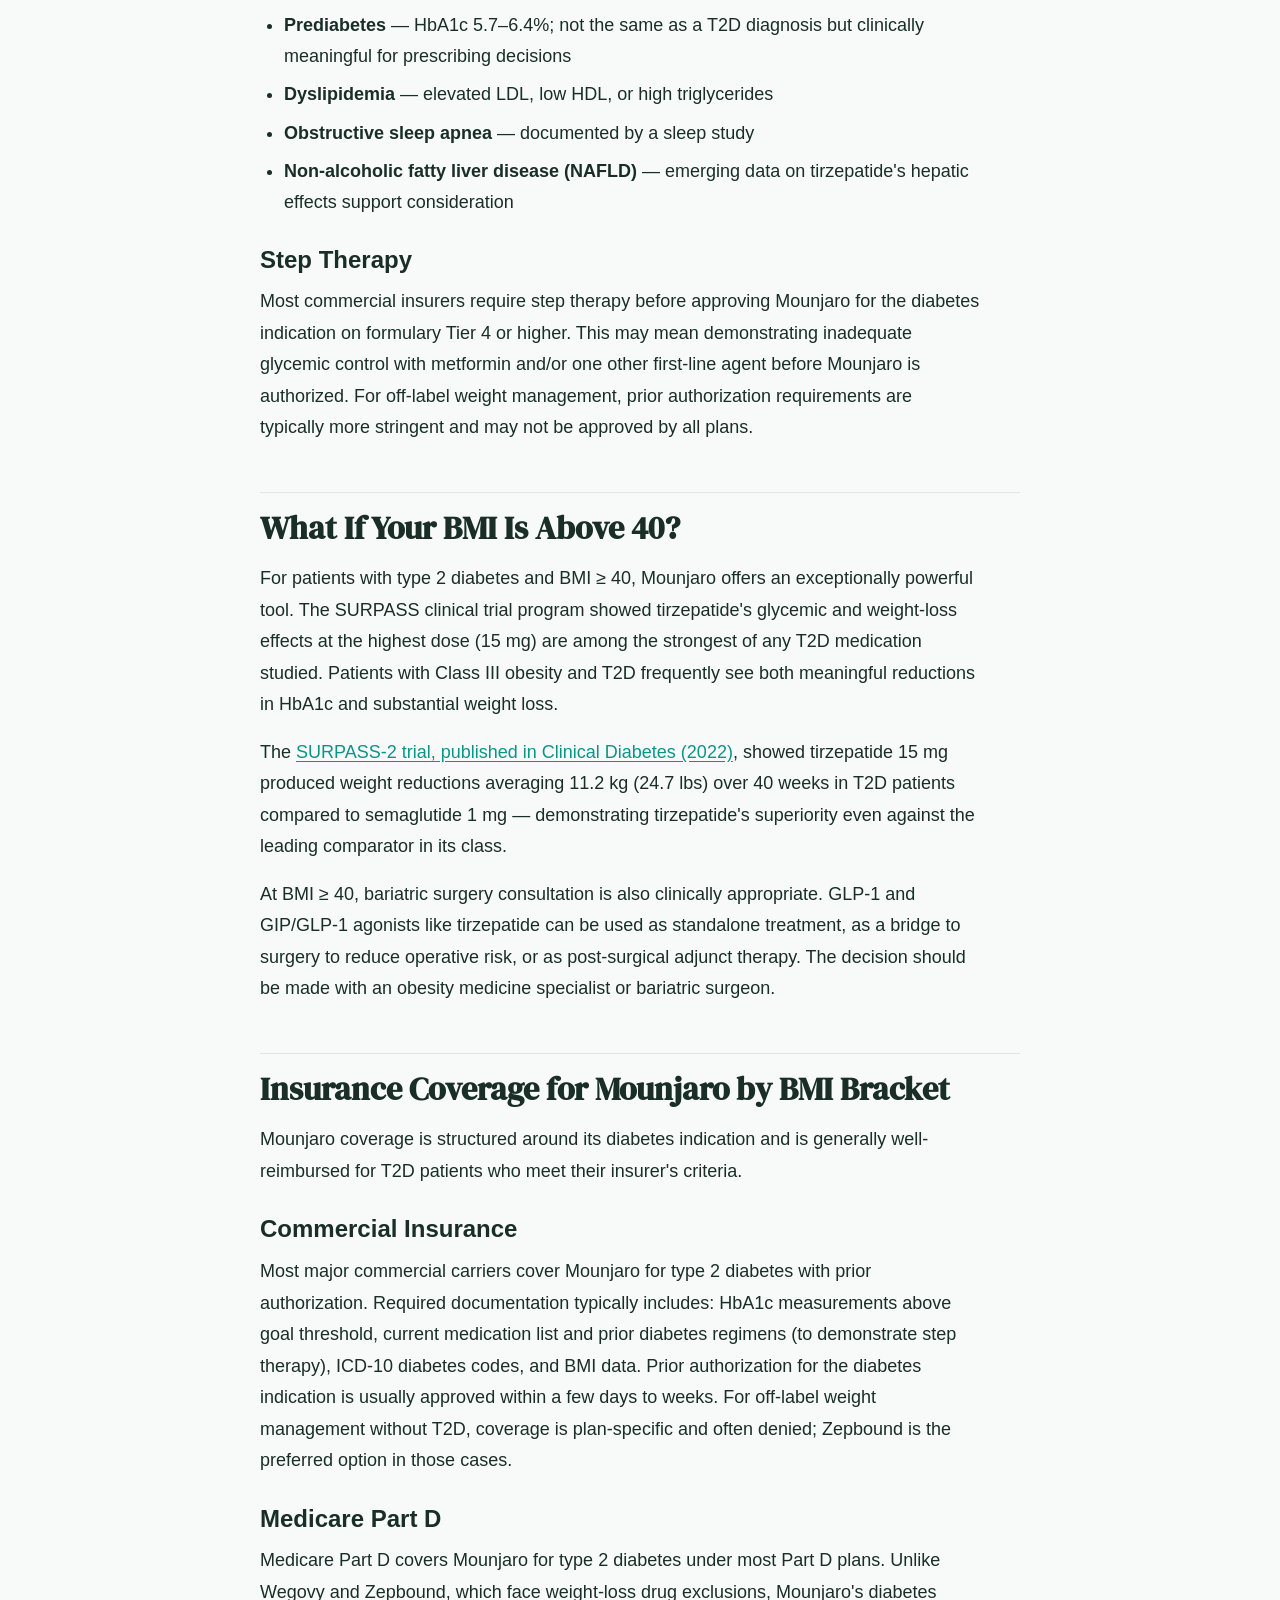
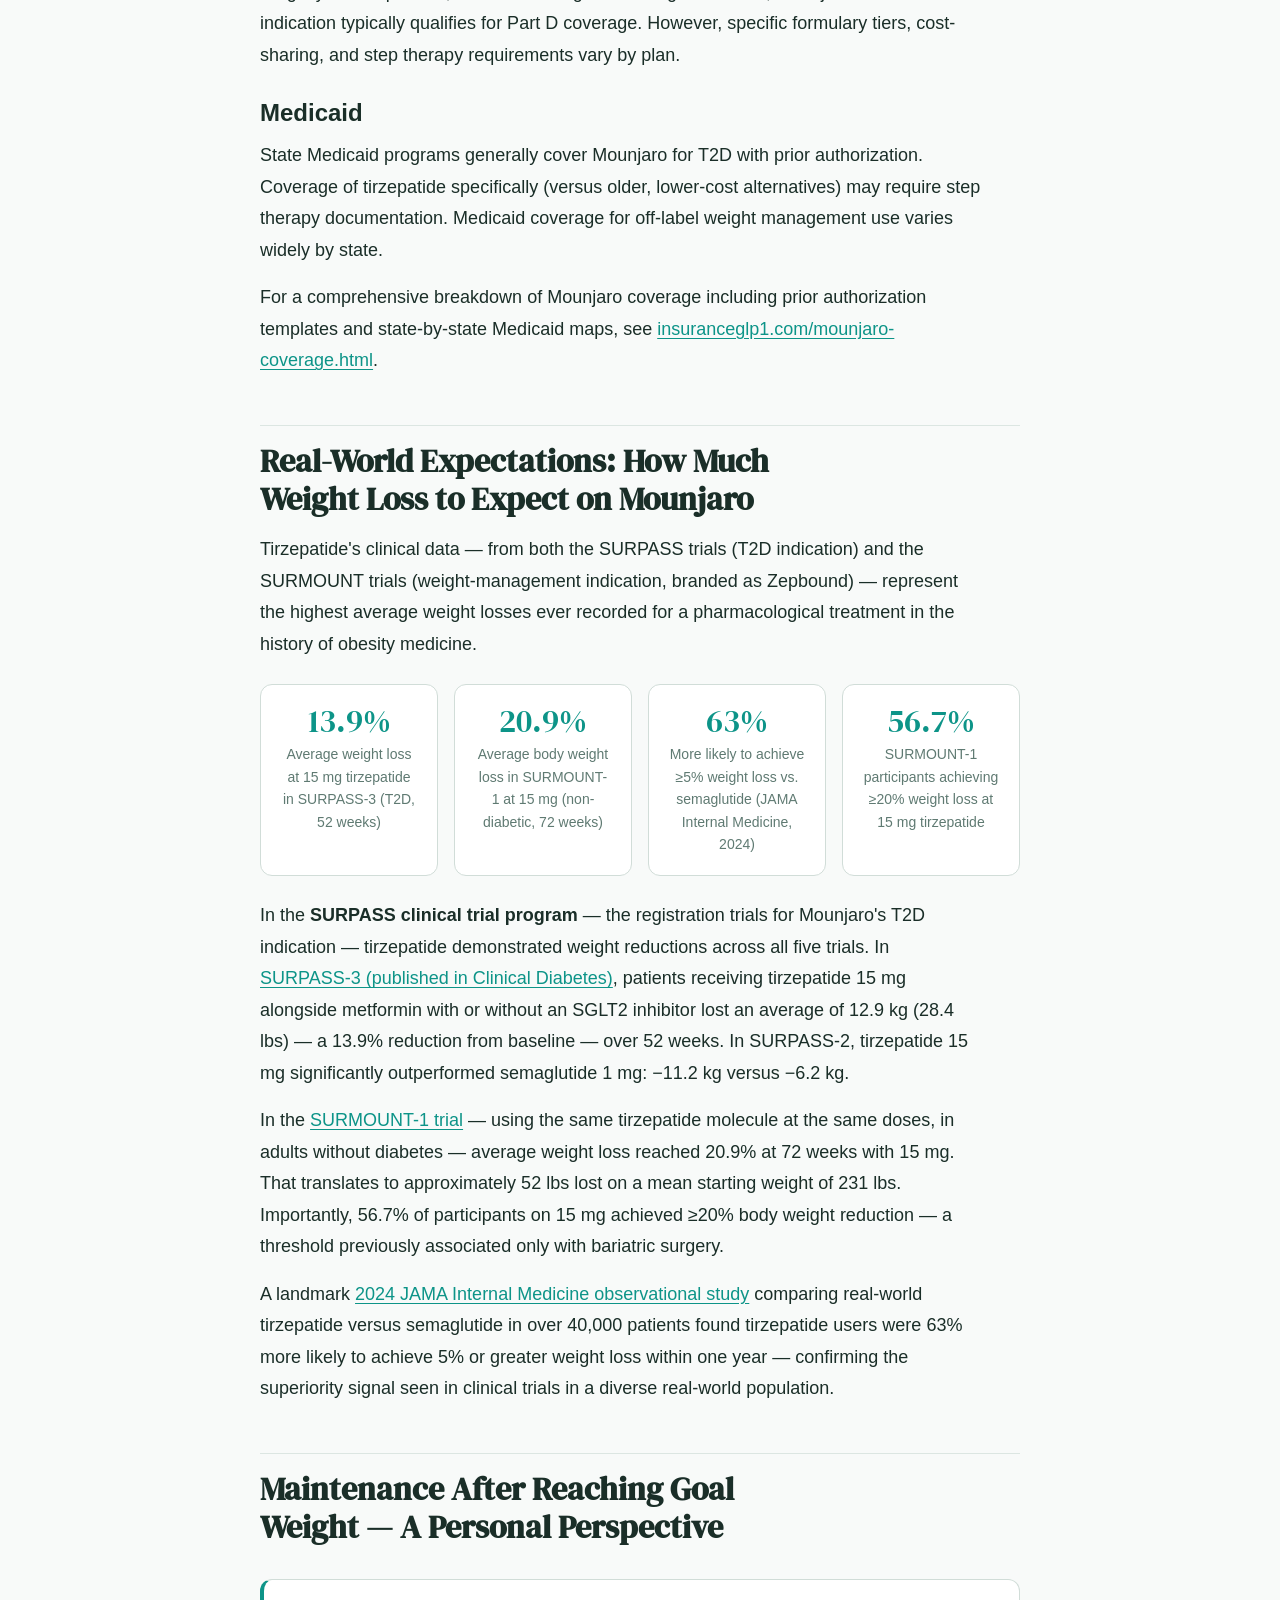
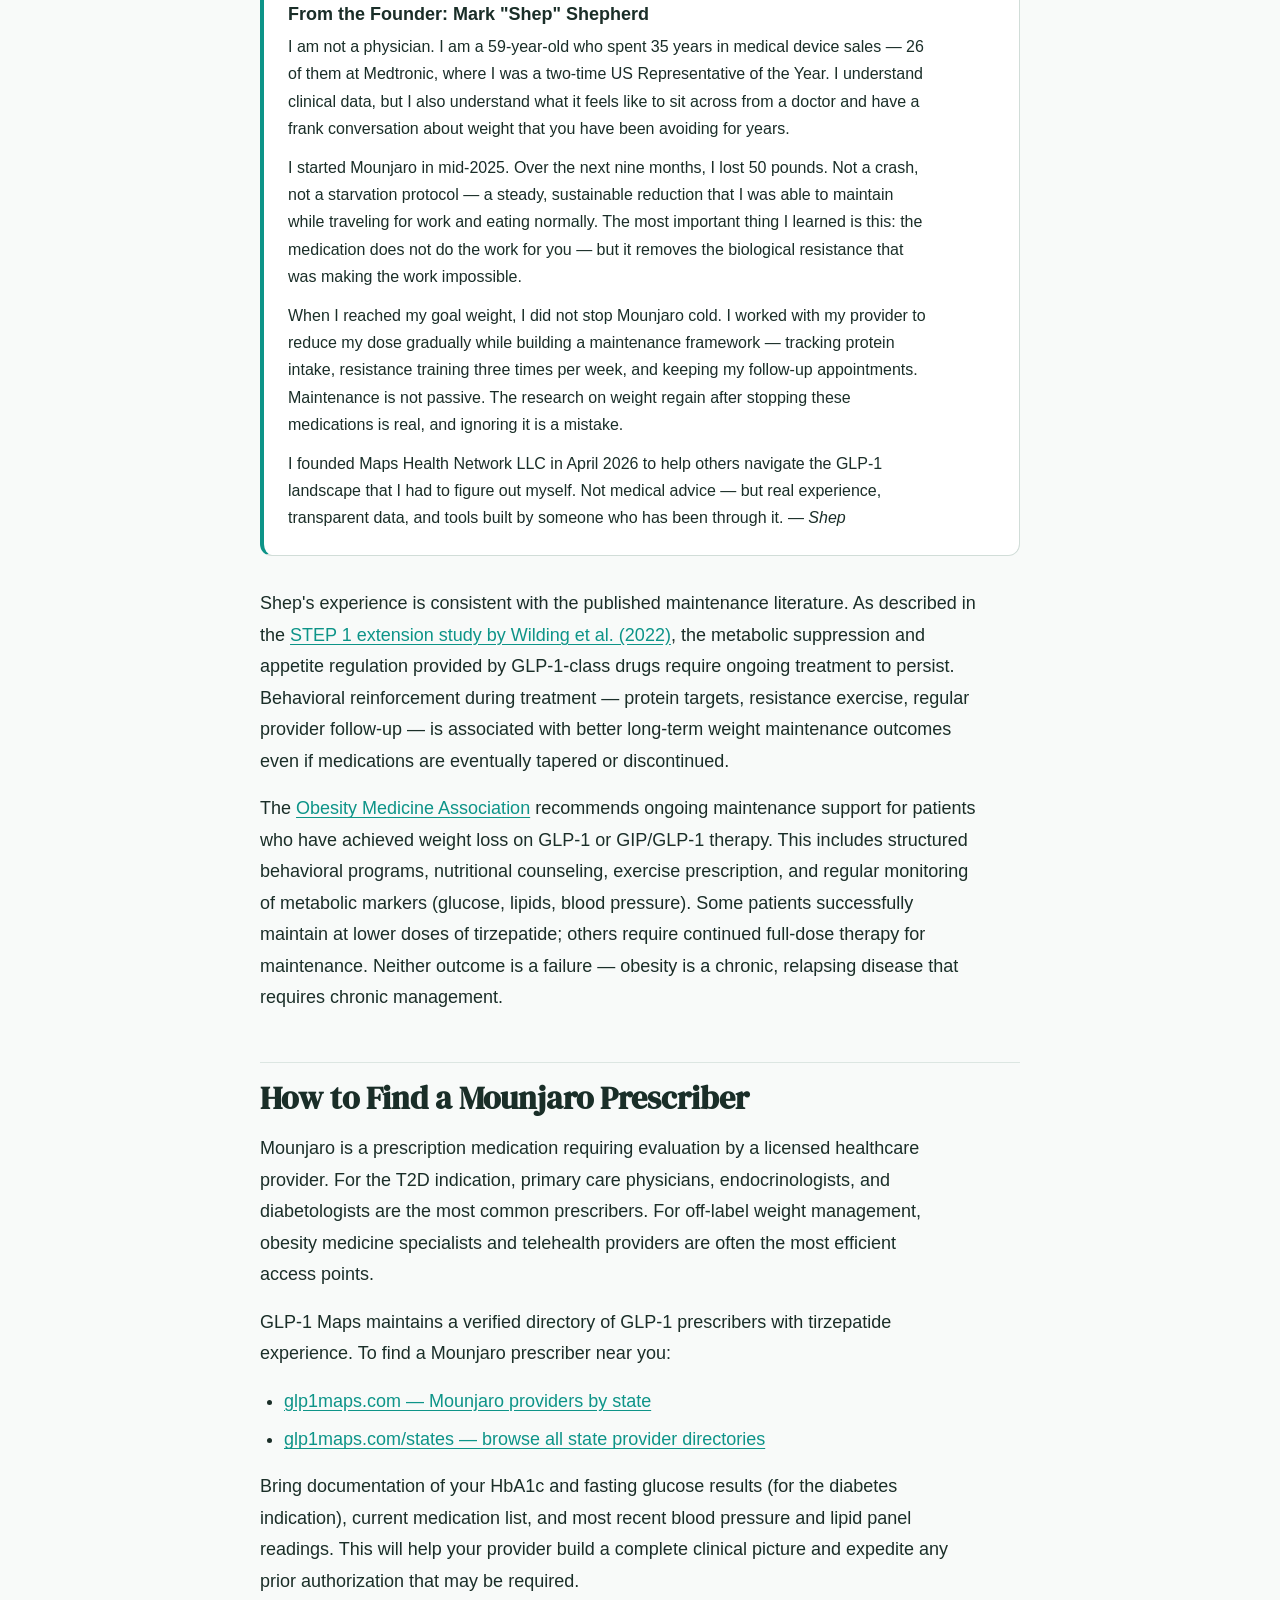
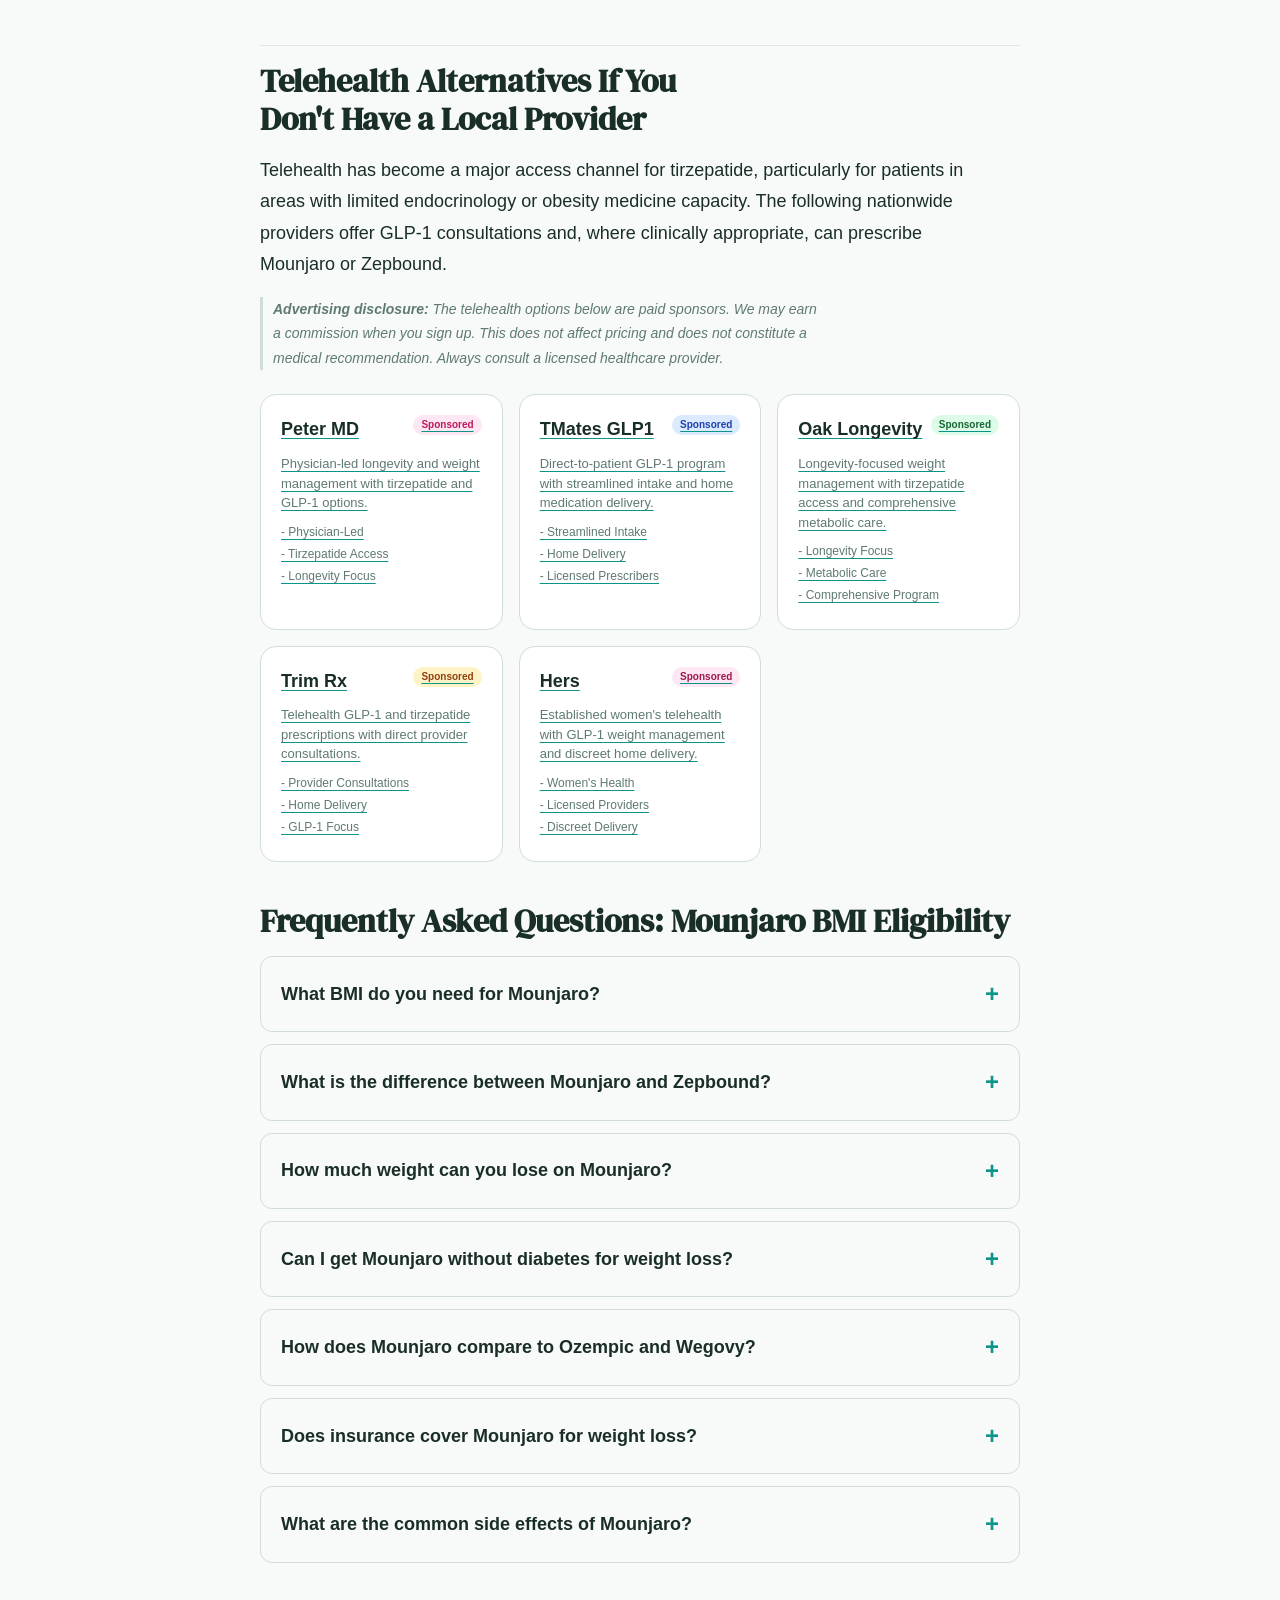
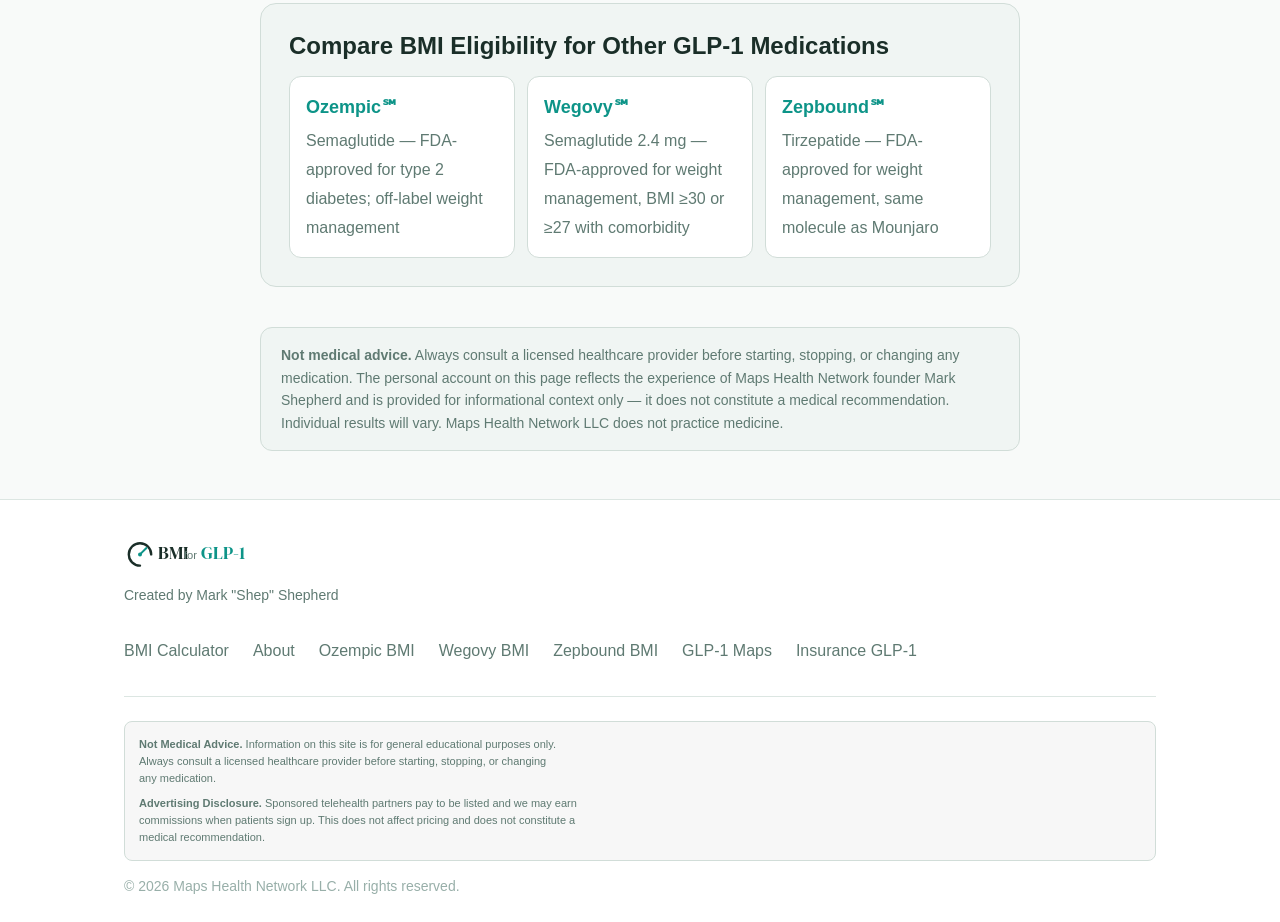
<file: mounjaro-bmi.html>
<!DOCTYPE html>
<html lang="en">
<head>
  <meta charset="UTF-8">
  <meta name="viewport" content="width=device-width, initial-scale=1.0">
  <meta name="theme-color" content="#0d9488">
  <meta name="robots" content="index, follow, max-image-preview:large, max-snippet:-1">
  <meta name="author" content="Maps Health Network LLC">
  <!-- Google tag (gtag.js) -->
  <script async src="https://www.googletagmanager.com/gtag/js?id=G-XJ10VYEBLD"></script>
  <script>
    window.dataLayer = window.dataLayer || [];
    function gtag(){dataLayer.push(arguments);}
    gtag('js', new Date());
    gtag('config', 'G-XJ10VYEBLD');
  </script>
  <title>What BMI Qualifies for Mounjaro? 2026 Guide — BMI for GLP-1</title>
  <meta name="description" content="What BMI qualifies for Mounjaro? Mounjaro is FDA-approved for type 2 diabetes. Learn exact BMI thresholds, off-label use, SURPASS trial data, insurance coverage, and how to find a prescriber. 2026 guide.">
  <link rel="canonical" href="https://www.bmiforglp1.com/mounjaro-bmi.html">

  <!-- Open Graph -->
  <meta property="og:type" content="article">
  <meta property="og:title" content="What BMI Qualifies for Mounjaro? 2026 Guide">
  <meta property="og:description" content="Mounjaro is FDA-approved for type 2 diabetes. Learn BMI thresholds, off-label weight management use, SURPASS trial data, and insurance coverage.">
  <meta property="og:url" content="https://www.bmiforglp1.com/mounjaro-bmi.html">
  <meta property="og:site_name" content="BMI for GLP-1">
  <meta property="og:image" content="https://www.bmiforglp1.com/og-image.png">
  <meta property="og:image:width" content="1200">
  <meta property="og:image:height" content="630">
  <meta property="og:locale" content="en_US">

  <!-- Twitter Card -->
  <meta name="twitter:card" content="summary_large_image">
  <meta name="twitter:title" content="What BMI Qualifies for Mounjaro? 2026 Guide">
  <meta name="twitter:description" content="Mounjaro is FDA-approved for type 2 diabetes. Learn BMI thresholds, off-label weight management, and SURPASS trial outcomes.">
  <meta name="twitter:image" content="https://www.bmiforglp1.com/og-image.png">

  <!-- Fonts -->
  <link rel="preconnect" href="https://api.fontshare.com" crossorigin>
  <link rel="preconnect" href="https://fonts.googleapis.com">
  <link rel="preconnect" href="https://fonts.gstatic.com" crossorigin>
  <link href="https://api.fontshare.com/v2/css?f[]=general-sans@400,500,600,700&display=swap" rel="stylesheet">
  <link href="https://fonts.googleapis.com/css2?family=DM+Serif+Display:ital@0;1&display=swap" rel="stylesheet">

  <link rel="icon" type="image/svg+xml" href="data:image/svg+xml,%3Csvg xmlns='http://www.w3.org/2000/svg' viewBox='0 0 32 32'%3E%3Crect width='32' height='32' rx='6' fill='%230d9488'/%3E%3Ctext x='16' y='22' text-anchor='middle' font-family='sans-serif' font-weight='700' font-size='16' fill='white'%3EBMI%3C/text%3E%3C/svg%3E">

  <!-- Schema: MedicalWebPage -->
  <script type="application/ld+json">
  {
    "@context": "https://schema.org",
    "@type": "MedicalWebPage",
    "name": "What BMI Qualifies for Mounjaro? 2026 Guide",
    "description": "Comprehensive guide on BMI eligibility for Mounjaro (tirzepatide), including FDA-approved diabetes indication, off-label weight management, SURPASS trial data, and insurance coverage.",
    "url": "https://www.bmiforglp1.com/mounjaro-bmi.html",
    "inLanguage": "en-US",
    "lastReviewed": "2026-05-06",
    "dateModified": "2026-05-06",
    "author": {
      "@type": "Person",
      "name": "Mark \"Shep\" Shepherd",
      "jobTitle": "Founder, Maps Health Network LLC",
      "description": "35 years medical device representative including 26 years at Medtronic, two-time US Representative of the Year. Lost 50 lbs in 9 months on Mounjaro. Founded Maps Health Network LLC in April 2026.",
      "sameAs": [
        "https://www.glp1maps.com/",
        "https://www.bmiforglp1.com/about.html",
        "https://www.insuranceglp1.com/",
        "https://www.shepsmethod.com/"
      ]
    },
    "publisher": {
      "@type": "Organization",
      "name": "Maps Health Network LLC",
      "url": "https://www.glp1maps.com/"
    },
    "about": {
      "@type": "Drug",
      "name": "Mounjaro",
      "nonproprietaryName": "tirzepatide",
      "manufacturer": {
        "@type": "Organization",
        "name": "Eli Lilly and Company"
      },
      "prescriptionStatus": "PrescriptionOnly",
      "mechanismOfAction": "Dual GIP and GLP-1 receptor agonist",
      "legalStatus": "FDA approved for type 2 diabetes mellitus (adults)"
    },
    "audience": {
      "@type": "MedicalAudience",
      "audienceType": "Patient"
    },
    "mainEntity": {
      "@type": "FAQPage",
      "mainEntity": [
        {
          "@type": "Question",
          "name": "What BMI do you need for Mounjaro?",
          "acceptedAnswer": {
            "@type": "Answer",
            "text": "Mounjaro is FDA-approved for adults with type 2 diabetes mellitus as an adjunct to diet and exercise to improve glycemic control. It does not have an official BMI threshold on its FDA label. However, providers often prescribe it off-label for weight management in patients with obesity (BMI ≥30) or overweight (BMI ≥27) with comorbidities — the same thresholds that apply to its sister medication Zepbound, which is FDA-approved specifically for weight management."
          }
        },
        {
          "@type": "Question",
          "name": "How much weight can you lose on Mounjaro?",
          "acceptedAnswer": {
            "@type": "Answer",
            "text": "In the SURPASS clinical trials for type 2 diabetes, patients taking tirzepatide 15 mg (the highest dose) lost an average of 11–14 kg (24–31 lbs) over 40–52 weeks. In the SURMOUNT-1 trial using the same tirzepatide molecule at doses up to 15 mg for weight management (the Zepbound indication), average weight loss reached 20.9% of body weight over 72 weeks — roughly 48 lbs on an average starting weight of 231 lbs."
          }
        },
        {
          "@type": "Question",
          "name": "What is the difference between Mounjaro and Zepbound?",
          "acceptedAnswer": {
            "@type": "Answer",
            "text": "Both contain the same active ingredient, tirzepatide, in the same doses (2.5 mg, 5 mg, 7.5 mg, 10 mg, 12.5 mg, 15 mg). Mounjaro is FDA-approved for type 2 diabetes. Zepbound is FDA-approved for chronic weight management in adults with obesity or overweight with comorbidities. The difference is the approved indication and the clinical trial basis, not the molecule itself."
          }
        },
        {
          "@type": "Question",
          "name": "Can I get Mounjaro without diabetes for weight loss?",
          "acceptedAnswer": {
            "@type": "Answer",
            "text": "Mounjaro is not FDA-approved for weight loss in patients without type 2 diabetes. Patients without T2D who want tirzepatide for weight management should ask their provider about Zepbound, which uses the same active ingredient and is FDA-approved for obesity (BMI ≥30) or overweight (BMI ≥27) with a comorbidity. Some providers do prescribe Mounjaro off-label for weight loss, but insurance coverage for this use is limited."
          }
        },
        {
          "@type": "Question",
          "name": "Does insurance cover Mounjaro for weight loss?",
          "acceptedAnswer": {
            "@type": "Answer",
            "text": "Most commercial insurance plans cover Mounjaro for its FDA-approved indication (type 2 diabetes). Coverage for off-label weight management is plan-dependent and often requires prior authorization. Medicare Part D covers Mounjaro for diabetes but not for weight loss under current law. Zepbound may be a better-covered option for patients without T2D seeking tirzepatide for weight management."
          }
        },
        {
          "@type": "Question",
          "name": "How is Mounjaro different from Ozempic or Wegovy?",
          "acceptedAnswer": {
            "@type": "Answer",
            "text": "Ozempic and Wegovy contain semaglutide, a single GLP-1 receptor agonist. Mounjaro and Zepbound contain tirzepatide, which activates both the GIP and GLP-1 receptors — a dual mechanism that has demonstrated superior weight loss in clinical trials. Head-to-head JAMA Internal Medicine data showed tirzepatide users were 63% more likely to achieve 5% or greater weight loss within one year compared to semaglutide users."
          }
        },
        {
          "@type": "Question",
          "name": "What are the side effects of Mounjaro?",
          "acceptedAnswer": {
            "@type": "Answer",
            "text": "The most common side effects of Mounjaro are gastrointestinal: nausea, diarrhea, vomiting, constipation, and decreased appetite. These are typically mild to moderate and decrease over time, especially if dose titration is gradual. More serious but rare risks include pancreatitis, gallbladder problems, and a theoretical risk of thyroid C-cell tumors (based on rodent studies; Mounjaro carries a boxed warning for medullary thyroid carcinoma). Always discuss your full medical history with your prescriber."
          }
        }
      ]
    }
  }
  </script>

  <!-- Schema: BreadcrumbList -->
  <script type="application/ld+json">
  {
    "@context": "https://schema.org",
    "@type": "BreadcrumbList",
    "itemListElement": [
      {
        "@type": "ListItem",
        "position": 1,
        "name": "Home",
        "item": "https://www.bmiforglp1.com/"
      },
      {
        "@type": "ListItem",
        "position": 2,
        "name": "BMI Eligibility by Medication",
        "item": "https://www.bmiforglp1.com/#medication-eligibility"
      },
      {
        "@type": "ListItem",
        "position": 3,
        "name": "Mounjaro BMI Requirements",
        "item": "https://www.bmiforglp1.com/mounjaro-bmi.html"
      }
    ]
  }
  </script>

  <link rel="stylesheet" href="style.css">
  <style>
    .article-hero { background: linear-gradient(135deg, #f0fdf4 0%, #e6fef9 100%); padding: 48px 0 32px; border-bottom: 1px solid var(--color-border); }
    .article-meta { font-size: var(--text-sm); color: var(--color-text-muted); margin-bottom: 16px; display: flex; gap: 16px; flex-wrap: wrap; align-items: center; }
    .article-badge { background: var(--color-primary-light); color: var(--color-primary); padding: 4px 12px; border-radius: var(--radius-full); font-size: 12px; font-weight: 600; }
    .article-hero h1 { font-family: var(--font-display); font-size: clamp(1.75rem, 1.2rem + 2vw, 2.75rem); color: var(--color-text); margin-bottom: 20px; line-height: 1.2; }
    .article-summary { background: var(--color-surface); border-left: 4px solid var(--color-primary); border-radius: 0 var(--radius-lg) var(--radius-lg) 0; padding: 20px 24px; margin: 24px 0 0; font-size: var(--text-base); line-height: 1.7; }
    .article-body { max-width: 800px; margin: 0 auto; padding: 48px 20px; }
    .article-body h2 { font-family: var(--font-display); font-size: clamp(1.4rem, 1rem + 1.5vw, 2rem); color: var(--color-text); margin: 48px 0 16px; padding-top: 16px; border-top: 1px solid var(--color-divider); }
    .article-body h2:first-of-type { border-top: none; margin-top: 0; }
    .article-body h3 { font-size: var(--text-lg); font-weight: 600; color: var(--color-text); margin: 28px 0 12px; }
    .article-body p { font-size: var(--text-base); line-height: 1.75; color: var(--color-text); margin-bottom: 16px; }
    .article-body ul, .article-body ol { padding-left: 24px; margin-bottom: 16px; }
    .article-body li { font-size: var(--text-base); line-height: 1.7; color: var(--color-text); margin-bottom: 8px; }
    .article-body a { color: var(--color-primary); text-decoration: underline; text-underline-offset: 3px; }
    .bmi-table { width: 100%; border-collapse: collapse; margin: 24px 0; font-size: var(--text-sm); }
    .bmi-table th { background: var(--color-primary); color: white; padding: 12px 16px; text-align: left; font-weight: 600; }
    .bmi-table td { padding: 11px 16px; border-bottom: 1px solid var(--color-divider); }
    .bmi-table tr:nth-child(even) td { background: var(--color-surface-2); }
    .callout { background: var(--color-primary-lighter); border: 1px solid var(--color-primary-light); border-radius: var(--radius-lg); padding: 20px 24px; margin: 24px 0; }
    .callout p { margin: 0; font-size: var(--text-sm); }
    .stat-grid { display: grid; grid-template-columns: repeat(auto-fit, minmax(160px, 1fr)); gap: 16px; margin: 24px 0; }
    .stat-card { background: var(--color-surface); border: 1px solid var(--color-border); border-radius: var(--radius-lg); padding: 20px; text-align: center; }
    .stat-card .stat-number { font-family: var(--font-display); font-size: 2rem; color: var(--color-primary); line-height: 1; margin-bottom: 6px; }
    .stat-card .stat-label { font-size: var(--text-xs); color: var(--color-text-muted); }
    .faq-item { border: 1px solid var(--color-border); border-radius: var(--radius-lg); margin-bottom: 12px; overflow: hidden; }
    .faq-item summary { padding: 18px 20px; font-weight: 600; font-size: var(--text-base); cursor: pointer; list-style: none; display: flex; justify-content: space-between; align-items: center; color: var(--color-text); }
    .faq-item summary::-webkit-details-marker { display: none; }
    .faq-item summary::after { content: '+'; font-size: 1.5rem; color: var(--color-primary); flex-shrink: 0; margin-left: 12px; }
    .faq-item[open] summary::after { content: '−'; }
    .faq-item .faq-answer { padding: 16px 20px 20px; font-size: var(--text-base); line-height: 1.7; border-top: 1px solid var(--color-divider); }
    .telehealth-grid { display: grid; grid-template-columns: repeat(auto-fit, minmax(240px, 1fr)); gap: 16px; margin: 24px 0; }
    .telehealth-card { display: block; padding: 20px; border: 1px solid var(--color-border); border-radius: var(--radius-xl); text-decoration: none; transition: box-shadow 0.2s, border-color 0.2s; background: var(--color-surface); }
    .telehealth-card:hover { box-shadow: var(--shadow-md); border-color: var(--color-primary); text-decoration: none; }
    .telehealth-card-header { display: flex; justify-content: space-between; align-items: flex-start; margin-bottom: 10px; }
    .telehealth-card strong { color: var(--color-text); }
    .sponsored-badge { font-size: 10px; background: #fce7f3; color: #be185d; padding: 2px 8px; border-radius: var(--radius-full); font-weight: 600; flex-shrink: 0; }
    .telehealth-card p { font-size: 13px; color: var(--color-text-muted); margin: 0 0 10px; line-height: 1.5; }
    .telehealth-card-features span { display: block; font-size: 12px; color: var(--color-text-muted); margin-bottom: 3px; }
    .med-nav { background: var(--color-surface-2); border: 1px solid var(--color-border); border-radius: var(--radius-xl); padding: 20px 24px; margin-bottom: 40px; }
    .med-nav p { font-size: var(--text-sm); font-weight: 600; color: var(--color-text-muted); margin: 0 0 12px; text-transform: uppercase; letter-spacing: 0.05em; }
    .med-nav-links { display: flex; flex-wrap: wrap; gap: 10px; }
    .med-nav-links a { font-size: var(--text-sm); padding: 7px 14px; border: 1px solid var(--color-border); border-radius: var(--radius-full); color: var(--color-text); text-decoration: none; background: var(--color-surface); transition: all 0.15s; }
    .med-nav-links a:hover { border-color: var(--color-primary); color: var(--color-primary); }
    .med-nav-links a.active { background: var(--color-primary); color: white; border-color: var(--color-primary); }
    .author-card { background: var(--color-surface); border: 1px solid var(--color-border); border-left: 4px solid var(--color-primary); border-radius: var(--radius-lg); padding: 24px; margin: 32px 0; }
    .author-card h3 { font-size: var(--text-base); font-weight: 700; margin: 0 0 8px; color: var(--color-text); }
    .author-card p { font-size: var(--text-sm); line-height: 1.7; color: var(--color-text); margin: 0; }
    .disclaimer-footer { background: var(--color-surface-2); border: 1px solid var(--color-border); border-radius: var(--radius-lg); padding: 16px 20px; margin: 40px 0 0; font-size: var(--text-xs); color: var(--color-text-muted); line-height: 1.6; }
    .breadcrumb { font-size: var(--text-xs); color: var(--color-text-muted); margin-bottom: 20px; }
    .breadcrumb a { color: var(--color-text-muted); text-decoration: none; }
    .breadcrumb a:hover { color: var(--color-primary); }
    .breadcrumb span { margin: 0 6px; }
  </style>
  <script type="application/ld+json">
{
  "@context": "https://schema.org",
  "@type": "Person",
  "@id": "https://shepsmethod.com/about.html#person",
  "name": "Mark Shepherd",
  "alternateName": "Shep Shepherd",
  "jobTitle": "Founder",
  "worksFor": {
    "@type": "Organization",
    "name": "Maps Health Network, LLC",
    "url": "https://www.glp1maps.com"
  },
  "description": "35 years in U.S. medical device sales, 26 of those at Medtronic. Two-time U.S. Representative of the Year at Medtronic. GLP-1 patient who lost 50 pounds in 9 months on Mounjaro. Founder of Maps Health Network, LLC. Creator of The S.H.E.P.S. Method.",
  "image": "https://shepsmethod.com/assets/shep-headshot.jpg",
  "email": "Mark@GLP1Receptionist.com",
  "url": "https://shepsmethod.com/about.html",
  "knowsAbout": ["GLP-1 medications", "Ozempic", "Wegovy", "Mounjaro", "Zepbound", "Weight management", "Medical device sales", "Patient concierge systems"],
  "sameAs": ["https://www.glp1maps.com", "https://glp1receptionist.com", "https://shepsmethod.com", "https://www.bmiforglp1.com", "https://www.insuranceglp1.com"]
}
  </script>
</head>
<body>
  <header class="site-header">
    <div class="container header-inner">
      <a href="/" class="logo-link" aria-label="BMI for GLP-1 Home">
        <svg class="logo-svg" viewBox="0 0 260 56" fill="none" xmlns="http://www.w3.org/2000/svg" style="width:260px;height:56px">
          <path d="M6 40 A24 24 0 0 1 54 40" stroke="#22c55e" stroke-width="4" stroke-linecap="round" fill="none"/>
          <path d="M14 16 A24 24 0 0 1 46 16" stroke="#0d9488" stroke-width="4" stroke-linecap="round" fill="none"/>
          <path d="M46 16 A24 24 0 0 1 54 40" stroke="#ef4444" stroke-width="3" stroke-linecap="round" fill="none"/>
          <line x1="30" y1="42" x2="39" y2="18" stroke="var(--color-primary, #0d9488)" stroke-width="2.5" stroke-linecap="round"/>
          <circle cx="30" cy="42" r="3.5" fill="var(--color-primary, #0d9488)"/>
          <text x="66" y="26" font-family="-apple-system, BlinkMacSystemFont, sans-serif" font-size="24" font-weight="800" fill="currentColor">BMI</text>
          <text x="118" y="26" font-family="-apple-system, BlinkMacSystemFont, sans-serif" font-size="14" font-weight="400" fill="#94a3b8">for</text>
          <text x="142" y="26" font-family="-apple-system, BlinkMacSystemFont, sans-serif" font-size="24" font-weight="800" fill="var(--color-primary, #0d9488)">GLP-1</text>
          <text x="66" y="48" font-family="-apple-system, BlinkMacSystemFont, sans-serif" font-size="13" font-weight="400" fill="#94a3b8">Powered by</text>
          <text x="145" y="48" font-family="-apple-system, BlinkMacSystemFont, sans-serif" font-size="13" font-weight="700" fill="var(--color-primary, #0d9488)">GLP-1 Maps</text>
        </svg>
      </a>
      <nav class="header-nav">
        <a href="/" class="nav-link">Calculator</a>
        <a href="/about.html" class="nav-link">About</a>
        <button data-theme-toggle aria-label="Switch to dark mode" class="theme-toggle">
          <svg width="20" height="20" viewBox="0 0 24 24" fill="none" stroke="currentColor" stroke-width="2"><path d="M21 12.79A9 9 0 1 1 11.21 3 7 7 0 0 0 21 12.79z"/></svg>
        </button>
      </nav>
    </div>
  </header>

  <main>
    <section class="article-hero">
      <div class="container" style="max-width:800px; padding:0 20px">
        <nav class="breadcrumb" aria-label="Breadcrumb">
          <a href="/">Home</a><span>›</span>
          <a href="/#medication-eligibility">BMI Eligibility</a><span>›</span>
          <span>Mounjaro</span>
        </nav>
        <div class="article-meta">
          <span class="article-badge">Tirzepatide (Dual GIP/GLP-1)</span>
          <span>Last updated: May 2026</span>
          <span>By <a href="/about.html" style="color:var(--color-text-muted)">Mark "Shep" Shepherd</a></span>
        </div>
        <h1>What BMI Qualifies for Mounjaro?</h1>
        <div class="article-summary">
          <p><strong>The short answer:</strong> Mounjaro&#8480; (tirzepatide injection) is <a href="https://www.accessdata.fda.gov/drugsatfda_docs/label/2022/215866s000lbl.pdf" target="_blank" rel="noopener noreferrer">FDA-approved for adults with type 2 diabetes mellitus</a> as an adjunct to diet and exercise — not for a specific BMI threshold for weight management. Like Ozempic&#8480;, it is a diabetes drug being used extensively off-label for weight loss. Its sister medication, Zepbound&#8480;, uses the exact same tirzepatide molecule and is FDA-approved for weight management with explicit BMI thresholds of ≥ 30 (or ≥ 27 with comorbidity). If you have type 2 diabetes, Mounjaro is your on-label tirzepatide option. If you want tirzepatide for weight loss without diabetes, Zepbound is the appropriate on-label choice.</p>
        </div>
      </div>
    </section>

    <div class="article-body">

      <div class="med-nav">
        <p>BMI eligibility guides by medication</p>
        <div class="med-nav-links">
          <a href="/ozempic-bmi.html">Ozempic</a>
          <a href="/wegovy-bmi.html">Wegovy</a>
          <a href="/mounjaro-bmi.html" class="active">Mounjaro</a>
          <a href="/zepbound-bmi.html">Zepbound</a>
        </div>
      </div>

      <h2>FDA-Approved Indication and BMI Threshold for Mounjaro</h2>
      <p>Mounjaro&#8480; (tirzepatide injection) was approved by the <a href="https://www.fda.gov/drugs/drug-approvals-and-databases/drug-trials-snapshots-mounjaro" target="_blank" rel="noopener noreferrer">FDA in May 2022</a> as an adjunct to diet and exercise to improve glycemic control in adults with type 2 diabetes mellitus. Its FDA-approved dosing range is 2.5 mg to 15 mg once weekly, with titration at 4-week intervals.</p>

      <p>Critically, <strong>there is no BMI threshold in Mounjaro's FDA label for weight management</strong>. The approved indication is based on a diagnosis of type 2 diabetes, not BMI. This is structurally identical to how Ozempic relates to Wegovy — the same molecule, at the same doses, is sold under a different brand name (Zepbound) for the weight-management indication with explicit BMI criteria.</p>

      <p>The active ingredient in both Mounjaro and Zepbound is tirzepatide, a first-in-class dual glucose-dependent insulinotropic polypeptide (GIP) and glucagon-like peptide-1 (GLP-1) receptor agonist. This dual mechanism is what distinguishes tirzepatide from semaglutide-based medications like Ozempic and Wegovy — and what drives tirzepatide's superior average weight-loss outcomes in clinical comparisons.</p>

      <table class="bmi-table">
        <thead>
          <tr><th>BMI Range</th><th>Mounjaro FDA Status</th><th>Clinical Notes</th></tr>
        </thead>
        <tbody>
          <tr><td>Any BMI + T2D diagnosis</td><td>On-label (approved)</td><td>Primary indication; glycemic control in type 2 diabetes</td></tr>
          <tr><td>BMI ≥ 30 without T2D</td><td>Off-label</td><td>Zepbound (same molecule) is the appropriate on-label choice</td></tr>
          <tr><td>BMI 27–29.9 + comorbidity</td><td>Off-label</td><td>Some providers prescribe off-label; Zepbound preferred for coverage</td></tr>
          <tr><td>BMI &lt; 27 without T2D</td><td>Not indicated</td><td>Not appropriate for weight management at this BMI range</td></tr>
        </tbody>
      </table>

      <div class="callout">
        <p><strong>Mounjaro vs. Zepbound:</strong> Same molecule (tirzepatide), same doses, different FDA indications. Mounjaro = type 2 diabetes. Zepbound = weight management (BMI ≥ 30 or ≥ 27 with comorbidity). If you have T2D, Mounjaro is your on-label option and typically better covered for that indication. If you want tirzepatide for weight loss without T2D, Zepbound has the explicit FDA approval and may be better covered under weight-management benefits.</p>
      </div>

      <h2>How BMI Is Calculated and What Your Number Means</h2>
      <p>Although Mounjaro's approval is diagnosis-driven rather than BMI-driven, BMI remains a central metric for prior authorization, clinical assessment, and care planning. Understanding your BMI helps you and your provider frame the clinical case for treatment — particularly when seeking coverage for off-label weight-management use.</p>
      <div class="callout">
        <p><strong>Metric: BMI = weight (kg) ÷ height (m)²</strong></p>
        <p style="margin-top:8px"><strong>Imperial: BMI = (weight in lbs × 703) ÷ height in inches²</strong></p>
      </div>
      <p>To use a practical example: a person who is 5 feet 10 inches tall and weighs 240 lbs has a BMI of approximately 34.4 — Class I obesity. If they also have type 2 diabetes, they are firmly within Mounjaro's on-label indication regardless of BMI. If they do not have T2D, Zepbound's weight-management indication would apply given their BMI of 34.4 (well above the ≥ 30 threshold).</p>

      <p>To calculate your exact BMI, <a href="/">use our free BMI calculator</a>, which provides an instant GLP-1 eligibility assessment based on your height, weight, and reported comorbidities. The <a href="https://www.cdc.gov/healthyweight/assessing/bmi/adult_bmi/index.html" target="_blank" rel="noopener noreferrer">CDC's BMI classification system</a> defines obesity as BMI ≥ 30, which is the primary threshold used across all weight-management GLP-1 approvals.</p>

      <h2>What If Your BMI Is Below the Threshold?</h2>
      <p>For Mounjaro specifically: if you have a diagnosis of type 2 diabetes, BMI below 30 does not disqualify you from the on-label indication. Mounjaro is approved based on T2D diagnosis, not BMI. Patients with type 2 diabetes at any BMI can receive Mounjaro for glycemic control.</p>

      <h3>Off-Label Use at Lower BMI</h3>
      <p>For patients without T2D who have a BMI below 27, Mounjaro and Zepbound are generally not indicated for weight management. At BMI 27–29.9 without diabetes, some providers will prescribe tirzepatide off-label when there are comorbidities — the same clinical logic that applies to Ozempic and Wegovy. Qualifying comorbidities include:</p>
      <ul>
        <li><strong>Hypertension</strong> (high blood pressure, systolic ≥ 130 mmHg)</li>
        <li><strong>Prediabetes</strong> — HbA1c 5.7–6.4%; not the same as a T2D diagnosis but clinically meaningful for prescribing decisions</li>
        <li><strong>Dyslipidemia</strong> — elevated LDL, low HDL, or high triglycerides</li>
        <li><strong>Obstructive sleep apnea</strong> — documented by a sleep study</li>
        <li><strong>Non-alcoholic fatty liver disease (NAFLD)</strong> — emerging data on tirzepatide's hepatic effects support consideration</li>
      </ul>

      <h3>Step Therapy</h3>
      <p>Most commercial insurers require step therapy before approving Mounjaro for the diabetes indication on formulary Tier 4 or higher. This may mean demonstrating inadequate glycemic control with metformin and/or one other first-line agent before Mounjaro is authorized. For off-label weight management, prior authorization requirements are typically more stringent and may not be approved by all plans.</p>

      <h2>What If Your BMI Is Above 40?</h2>
      <p>For patients with type 2 diabetes and BMI ≥ 40, Mounjaro offers an exceptionally powerful tool. The SURPASS clinical trial program showed tirzepatide's glycemic and weight-loss effects at the highest dose (15 mg) are among the strongest of any T2D medication studied. Patients with Class III obesity and T2D frequently see both meaningful reductions in HbA1c and substantial weight loss.</p>

      <p>The <a href="https://pmc.ncbi.nlm.nih.gov/articles/PMC10115620/" target="_blank" rel="noopener noreferrer">SURPASS-2 trial, published in Clinical Diabetes (2022)</a>, showed tirzepatide 15 mg produced weight reductions averaging 11.2 kg (24.7 lbs) over 40 weeks in T2D patients compared to semaglutide 1 mg — demonstrating tirzepatide's superiority even against the leading comparator in its class.</p>

      <p>At BMI ≥ 40, bariatric surgery consultation is also clinically appropriate. GLP-1 and GIP/GLP-1 agonists like tirzepatide can be used as standalone treatment, as a bridge to surgery to reduce operative risk, or as post-surgical adjunct therapy. The decision should be made with an obesity medicine specialist or bariatric surgeon.</p>

      <h2>Insurance Coverage for Mounjaro by BMI Bracket</h2>
      <p>Mounjaro coverage is structured around its diabetes indication and is generally well-reimbursed for T2D patients who meet their insurer's criteria.</p>

      <h3>Commercial Insurance</h3>
      <p>Most major commercial carriers cover Mounjaro for type 2 diabetes with prior authorization. Required documentation typically includes: HbA1c measurements above goal threshold, current medication list and prior diabetes regimens (to demonstrate step therapy), ICD-10 diabetes codes, and BMI data. Prior authorization for the diabetes indication is usually approved within a few days to weeks. For off-label weight management without T2D, coverage is plan-specific and often denied; Zepbound is the preferred option in those cases.</p>

      <h3>Medicare Part D</h3>
      <p>Medicare Part D covers Mounjaro for type 2 diabetes under most Part D plans. Unlike Wegovy and Zepbound, which face weight-loss drug exclusions, Mounjaro's diabetes indication typically qualifies for Part D coverage. However, specific formulary tiers, cost-sharing, and step therapy requirements vary by plan.</p>

      <h3>Medicaid</h3>
      <p>State Medicaid programs generally cover Mounjaro for T2D with prior authorization. Coverage of tirzepatide specifically (versus older, lower-cost alternatives) may require step therapy documentation. Medicaid coverage for off-label weight management use varies widely by state.</p>

      <p>For a comprehensive breakdown of Mounjaro coverage including prior authorization templates and state-by-state Medicaid maps, see <a href="https://www.insuranceglp1.com/mounjaro-coverage.html" target="_blank" rel="noopener noreferrer">insuranceglp1.com/mounjaro-coverage.html</a>.</p>

      <h2>Real-World Expectations: How Much Weight Loss to Expect on Mounjaro</h2>
      <p>Tirzepatide's clinical data — from both the SURPASS trials (T2D indication) and the SURMOUNT trials (weight-management indication, branded as Zepbound) — represent the highest average weight losses ever recorded for a pharmacological treatment in the history of obesity medicine.</p>

      <div class="stat-grid">
        <div class="stat-card">
          <div class="stat-number">13.9%</div>
          <div class="stat-label">Average weight loss at 15 mg tirzepatide in SURPASS-3 (T2D, 52 weeks)</div>
        </div>
        <div class="stat-card">
          <div class="stat-number">20.9%</div>
          <div class="stat-label">Average body weight loss in SURMOUNT-1 at 15 mg (non-diabetic, 72 weeks)</div>
        </div>
        <div class="stat-card">
          <div class="stat-number">63%</div>
          <div class="stat-label">More likely to achieve ≥5% weight loss vs. semaglutide (JAMA Internal Medicine, 2024)</div>
        </div>
        <div class="stat-card">
          <div class="stat-number">56.7%</div>
          <div class="stat-label">SURMOUNT-1 participants achieving ≥20% weight loss at 15 mg tirzepatide</div>
        </div>
      </div>

      <p>In the <strong>SURPASS clinical trial program</strong> — the registration trials for Mounjaro's T2D indication — tirzepatide demonstrated weight reductions across all five trials. In <a href="https://pmc.ncbi.nlm.nih.gov/articles/PMC10115620/" target="_blank" rel="noopener noreferrer">SURPASS-3 (published in Clinical Diabetes)</a>, patients receiving tirzepatide 15 mg alongside metformin with or without an SGLT2 inhibitor lost an average of 12.9 kg (28.4 lbs) — a 13.9% reduction from baseline — over 52 weeks. In SURPASS-2, tirzepatide 15 mg significantly outperformed semaglutide 1 mg: −11.2 kg versus −6.2 kg.</p>

      <p>In the <a href="https://www.acc.org/latest-in-cardiology/clinical-trials/2022/08/04/15/32/surmount-1" target="_blank" rel="noopener noreferrer">SURMOUNT-1 trial</a> — using the same tirzepatide molecule at the same doses, in adults without diabetes — average weight loss reached 20.9% at 72 weeks with 15 mg. That translates to approximately 52 lbs lost on a mean starting weight of 231 lbs. Importantly, 56.7% of participants on 15 mg achieved ≥20% body weight reduction — a threshold previously associated only with bariatric surgery.</p>

      <p>A landmark <a href="https://jamanetwork.com/journals/jamainternalmedicine/fullarticle/2821080" target="_blank" rel="noopener noreferrer">2024 JAMA Internal Medicine observational study</a> comparing real-world tirzepatide versus semaglutide in over 40,000 patients found tirzepatide users were 63% more likely to achieve 5% or greater weight loss within one year — confirming the superiority signal seen in clinical trials in a diverse real-world population.</p>

      <h2>Maintenance After Reaching Goal Weight — A Personal Perspective</h2>

      <div class="author-card">
        <h3>From the Founder: Mark "Shep" Shepherd</h3>
        <p>I am not a physician. I am a 59-year-old who spent 35 years in medical device sales — 26 of them at Medtronic, where I was a two-time US Representative of the Year. I understand clinical data, but I also understand what it feels like to sit across from a doctor and have a frank conversation about weight that you have been avoiding for years.</p>
        <p style="margin-top:12px">I started Mounjaro in mid-2025. Over the next nine months, I lost 50 pounds. Not a crash, not a starvation protocol — a steady, sustainable reduction that I was able to maintain while traveling for work and eating normally. The most important thing I learned is this: the medication does not do the work for you — but it removes the biological resistance that was making the work impossible.</p>
        <p style="margin-top:12px">When I reached my goal weight, I did not stop Mounjaro cold. I worked with my provider to reduce my dose gradually while building a maintenance framework — tracking protein intake, resistance training three times per week, and keeping my follow-up appointments. Maintenance is not passive. The research on weight regain after stopping these medications is real, and ignoring it is a mistake.</p>
        <p style="margin-top:12px">I founded Maps Health Network LLC in April 2026 to help others navigate the GLP-1 landscape that I had to figure out myself. Not medical advice — but real experience, transparent data, and tools built by someone who has been through it. — <em>Shep</em></p>
      </div>

      <p>Shep's experience is consistent with the published maintenance literature. As described in the <a href="https://pubmed.ncbi.nlm.nih.gov/35441470/" target="_blank" rel="noopener noreferrer">STEP 1 extension study by Wilding et al. (2022)</a>, the metabolic suppression and appetite regulation provided by GLP-1-class drugs require ongoing treatment to persist. Behavioral reinforcement during treatment — protein targets, resistance exercise, regular provider follow-up — is associated with better long-term weight maintenance outcomes even if medications are eventually tapered or discontinued.</p>

      <p>The <a href="https://www.obesitymed.org/resources/clinical-practice-guidelines" target="_blank" rel="noopener noreferrer">Obesity Medicine Association</a> recommends ongoing maintenance support for patients who have achieved weight loss on GLP-1 or GIP/GLP-1 therapy. This includes structured behavioral programs, nutritional counseling, exercise prescription, and regular monitoring of metabolic markers (glucose, lipids, blood pressure). Some patients successfully maintain at lower doses of tirzepatide; others require continued full-dose therapy for maintenance. Neither outcome is a failure — obesity is a chronic, relapsing disease that requires chronic management.</p>

      <h2>How to Find a Mounjaro Prescriber</h2>
      <p>Mounjaro is a prescription medication requiring evaluation by a licensed healthcare provider. For the T2D indication, primary care physicians, endocrinologists, and diabetologists are the most common prescribers. For off-label weight management, obesity medicine specialists and telehealth providers are often the most efficient access points.</p>

      <p>GLP-1 Maps maintains a verified directory of GLP-1 prescribers with tirzepatide experience. To find a Mounjaro prescriber near you:</p>
      <ul>
        <li><a href="https://www.glp1maps.com/mounjaro-providers-in-your-state" target="_blank" rel="noopener noreferrer">glp1maps.com — Mounjaro providers by state</a></li>
        <li><a href="https://www.glp1maps.com/states/" target="_blank" rel="noopener noreferrer">glp1maps.com/states — browse all state provider directories</a></li>
      </ul>
      <p>Bring documentation of your HbA1c and fasting glucose results (for the diabetes indication), current medication list, and most recent blood pressure and lipid panel readings. This will help your provider build a complete clinical picture and expedite any prior authorization that may be required.</p>

      <h2>Telehealth Alternatives If You Don't Have a Local Provider</h2>
      <p>Telehealth has become a major access channel for tirzepatide, particularly for patients in areas with limited endocrinology or obesity medicine capacity. The following nationwide providers offer GLP-1 consultations and, where clinically appropriate, can prescribe Mounjaro or Zepbound.</p>
      <p style="font-size:var(--text-xs); color:var(--color-text-muted); font-style:italic; border-left:3px solid var(--color-border); padding-left:10px; margin-bottom:20px"><strong>Advertising disclosure:</strong> The telehealth options below are paid sponsors. We may earn a commission when you sign up. This does not affect pricing and does not constitute a medical recommendation. Always consult a licensed healthcare provider.</p>

      <div class="telehealth-grid">
        <a href="https://track.revoffers.com/aff_c?offer_id=1344&aff_id=12150" target="_blank" rel="noopener noreferrer sponsored" class="telehealth-card">
          <div class="telehealth-card-header"><strong>Peter MD</strong><span class="sponsored-badge">Sponsored</span></div>
          <p>Physician-led longevity and weight management with tirzepatide and GLP-1 options.</p>
          <div class="telehealth-card-features"><span>- Physician-Led</span><span>- Tirzepatide Access</span><span>- Longevity Focus</span></div>
        </a>
        <a href="https://track.revoffers.com/aff_c?offer_id=1471&aff_id=12150" target="_blank" rel="noopener noreferrer sponsored" class="telehealth-card">
          <div class="telehealth-card-header"><strong>TMates GLP1</strong><span class="sponsored-badge" style="background:#dbeafe;color:#1e40af">Sponsored</span></div>
          <p>Direct-to-patient GLP-1 program with streamlined intake and home medication delivery.</p>
          <div class="telehealth-card-features"><span>- Streamlined Intake</span><span>- Home Delivery</span><span>- Licensed Prescribers</span></div>
        </a>
        <a href="https://track.revoffers.com/aff_c?offer_id=1581&aff_id=12150" target="_blank" rel="noopener noreferrer sponsored" class="telehealth-card">
          <div class="telehealth-card-header"><strong>Oak Longevity</strong><span class="sponsored-badge" style="background:#dcfce7;color:#166534">Sponsored</span></div>
          <p>Longevity-focused weight management with tirzepatide access and comprehensive metabolic care.</p>
          <div class="telehealth-card-features"><span>- Longevity Focus</span><span>- Metabolic Care</span><span>- Comprehensive Program</span></div>
        </a>
        <a href="https://track.revoffers.com/aff_c?offer_id=1515&aff_id=12150" target="_blank" rel="noopener noreferrer sponsored" class="telehealth-card">
          <div class="telehealth-card-header"><strong>Trim Rx</strong><span class="sponsored-badge" style="background:#fef3c7;color:#92400e">Sponsored</span></div>
          <p>Telehealth GLP-1 and tirzepatide prescriptions with direct provider consultations.</p>
          <div class="telehealth-card-features"><span>- Provider Consultations</span><span>- Home Delivery</span><span>- GLP-1 Focus</span></div>
        </a>
        <a href="https://track.revoffers.com/aff_c?offer_id=1091&aff_id=12150" target="_blank" rel="noopener noreferrer sponsored" class="telehealth-card">
          <div class="telehealth-card-header"><strong>Hers</strong><span class="sponsored-badge" style="background:#fce7f3;color:#9d174d">Sponsored</span></div>
          <p>Established women's telehealth with GLP-1 weight management and discreet home delivery.</p>
          <div class="telehealth-card-features"><span>- Women's Health</span><span>- Licensed Providers</span><span>- Discreet Delivery</span></div>
        </a>
      </div>

      <section>
        <h2>Frequently Asked Questions: Mounjaro BMI Eligibility</h2>

        <details class="faq-item">
          <summary>What BMI do you need for Mounjaro?</summary>
          <div class="faq-answer">
            <p>Mounjaro has no official FDA-label BMI threshold for weight management. It is approved for adults with type 2 diabetes mellitus regardless of BMI. For off-label weight management, providers typically apply the same thresholds used for Zepbound (same molecule, weight-management indication): BMI ≥ 30, or BMI ≥ 27 with at least one comorbidity. If you do not have type 2 diabetes and want tirzepatide for weight loss, ask your provider about Zepbound.</p>
          </div>
        </details>

        <details class="faq-item">
          <summary>What is the difference between Mounjaro and Zepbound?</summary>
          <div class="faq-answer">
            <p>Mounjaro and Zepbound contain the identical active ingredient (tirzepatide) at the same doses (2.5 mg, 5 mg, 7.5 mg, 10 mg, 12.5 mg, 15 mg). The only difference is the FDA-approved indication: Mounjaro for type 2 diabetes, Zepbound for chronic weight management (BMI ≥ 30 or ≥ 27 with comorbidity). Because the clinical trial basis and approved label differ, insurance coverage may vary between the two — Mounjaro tends to be covered under diabetes drug benefits, and Zepbound under weight-management or obesity drug benefits.</p>
          </div>
        </details>

        <details class="faq-item">
          <summary>How much weight can you lose on Mounjaro?</summary>
          <div class="faq-answer">
            <p>In the SURPASS T2D trials, average weight loss at the highest dose (15 mg) ranged from 11–13 kg (24–29 lbs) over 40–52 weeks. In the SURMOUNT-1 trial — same tirzepatide molecule, non-diabetic patients — average weight loss reached 20.9% of body weight at 72 weeks (~48 lbs on a 231 lb average starting weight). Over half of SURMOUNT-1 participants on the highest dose achieved ≥20% body weight reduction. Results depend on dose, diet adherence, and individual metabolic response.</p>
          </div>
        </details>

        <details class="faq-item">
          <summary>Can I get Mounjaro without diabetes for weight loss?</summary>
          <div class="faq-answer">
            <p>Mounjaro is not FDA-approved for weight loss in patients without type 2 diabetes. The appropriate on-label option for weight management is Zepbound, which contains the same tirzepatide but is explicitly approved for obesity and overweight with comorbidities. Some providers prescribe Mounjaro off-label for weight management, but insurance coverage is typically limited compared to Zepbound (which is covered under weight-management benefits at many commercial plans). See our <a href="/zepbound-bmi.html">Zepbound BMI guide</a> for details.</p>
          </div>
        </details>

        <details class="faq-item">
          <summary>How does Mounjaro compare to Ozempic and Wegovy?</summary>
          <div class="faq-answer">
            <p>Mounjaro and Zepbound contain tirzepatide, a dual GIP/GLP-1 receptor agonist. Ozempic and Wegovy contain semaglutide, a single GLP-1 receptor agonist. Both classes work on appetite and blood sugar regulation, but tirzepatide's dual mechanism has consistently shown greater average weight loss in clinical trials. A 2024 JAMA Internal Medicine real-world study found tirzepatide users were 63% more likely to achieve 5%+ weight loss compared to semaglutide users within one year.</p>
          </div>
        </details>

        <details class="faq-item">
          <summary>Does insurance cover Mounjaro for weight loss?</summary>
          <div class="faq-answer">
            <p>Most commercial plans cover Mounjaro for type 2 diabetes with prior authorization. Coverage for off-label weight management without T2D is plan-dependent and often denied; Zepbound is typically the preferred pathway for patients without T2D. Medicare Part D covers Mounjaro for T2D under most plans. For a full guide, see <a href="https://www.insuranceglp1.com/mounjaro-coverage.html" target="_blank" rel="noopener noreferrer">insuranceglp1.com/mounjaro-coverage.html</a>.</p>
          </div>
        </details>

        <details class="faq-item">
          <summary>What are the common side effects of Mounjaro?</summary>
          <div class="faq-answer">
            <p>The most common side effects are gastrointestinal: nausea (17–22%), diarrhea (13–17%), vomiting (6–10%), constipation (5–7%), and decreased appetite. These are typically most pronounced during dose escalation and improve over time. Slow titration (increasing the dose by 2.5 mg every 4 weeks) helps minimize GI side effects. More serious but rare risks include pancreatitis, gallbladder disease, and a boxed warning for medullary thyroid carcinoma based on rodent studies. Discuss your complete medical history with your prescriber before starting Mounjaro.</p>
          </div>
        </details>
      </section>

      <!-- Related pages -->
      <div style="margin: 40px 0; padding: 28px; background: var(--color-surface-2); border-radius: var(--radius-xl); border: 1px solid var(--color-border);">
        <h3 style="margin:0 0 16px">Compare BMI Eligibility for Other GLP-1 Medications</h3>
        <div style="display:grid; grid-template-columns:repeat(auto-fit,minmax(200px,1fr)); gap:12px">
          <a href="/ozempic-bmi.html" style="display:block; padding:16px; background:var(--color-surface); border:1px solid var(--color-border); border-radius:var(--radius-lg); text-decoration:none; color:var(--color-text);">
            <strong style="display:block; margin-bottom:4px; color:var(--color-primary)">Ozempic&#8480;</strong>
            <span style="font-size:var(--text-sm); color:var(--color-text-muted)">Semaglutide — FDA-approved for type 2 diabetes; off-label weight management</span>
          </a>
          <a href="/wegovy-bmi.html" style="display:block; padding:16px; background:var(--color-surface); border:1px solid var(--color-border); border-radius:var(--radius-lg); text-decoration:none; color:var(--color-text);">
            <strong style="display:block; margin-bottom:4px; color:var(--color-primary)">Wegovy&#8480;</strong>
            <span style="font-size:var(--text-sm); color:var(--color-text-muted)">Semaglutide 2.4 mg — FDA-approved for weight management, BMI ≥30 or ≥27 with comorbidity</span>
          </a>
          <a href="/zepbound-bmi.html" style="display:block; padding:16px; background:var(--color-surface); border:1px solid var(--color-border); border-radius:var(--radius-lg); text-decoration:none; color:var(--color-text);">
            <strong style="display:block; margin-bottom:4px; color:var(--color-primary)">Zepbound&#8480;</strong>
            <span style="font-size:var(--text-sm); color:var(--color-text-muted)">Tirzepatide — FDA-approved for weight management, same molecule as Mounjaro</span>
          </a>
        </div>
      </div>

      <div class="disclaimer-footer">
        <strong>Not medical advice.</strong> Always consult a licensed healthcare provider before starting, stopping, or changing any medication. The personal account on this page reflects the experience of Maps Health Network founder Mark Shepherd and is provided for informational context only — it does not constitute a medical recommendation. Individual results will vary. Maps Health Network LLC does not practice medicine.
      </div>
    </div>
  </main>

  <footer class="site-footer">
    <div class="container footer-inner">
      <div class="footer-top">
        <div class="footer-brand">
          <svg class="footer-logo" viewBox="0 0 180 40" fill="none" xmlns="http://www.w3.org/2000/svg" aria-hidden="true">
            <path d="M20 32C12.268 32 6 25.732 6 18C6 10.268 12.268 4 20 4C27.732 4 34 10.268 34 18" stroke="currentColor" stroke-width="3" stroke-linecap="round"/>
            <circle cx="20" cy="18" r="2.5" fill="var(--color-primary)"/>
            <line x1="20" y1="18" x2="28" y2="10" stroke="var(--color-primary)" stroke-width="2.5" stroke-linecap="round"/>
            <text x="42" y="24" font-family="'DM Serif Display', Georgia, serif" font-size="22" fill="currentColor">BMI</text>
            <text x="75" y="24" font-family="'General Sans', sans-serif" font-weight="400" font-size="14" fill="var(--color-text-muted)">for</text>
            <text x="96" y="24" font-family="'DM Serif Display', Georgia, serif" font-size="22" fill="var(--color-primary)">GLP-1</text>
          </svg>
          <p class="footer-credit">Created by Mark "Shep" Shepherd</p>
        </div>
        <div class="footer-links">
          <a href="/">BMI Calculator</a>
          <a href="/about.html">About</a>
          <a href="/ozempic-bmi.html">Ozempic BMI</a>
          <a href="/wegovy-bmi.html">Wegovy BMI</a>
          <a href="/zepbound-bmi.html">Zepbound BMI</a>
          <a href="https://www.glp1maps.com" target="_blank" rel="noopener">GLP-1 Maps</a>
          <a href="https://www.insuranceglp1.com" target="_blank" rel="noopener">Insurance GLP-1</a>
        </div>
      </div>
      <div class="footer-bottom" style="display:block">
        <div style="background:rgba(0,0,0,0.03);border:1px solid var(--color-border);border-radius:8px;padding:14px;margin-bottom:14px;font-size:11px;line-height:1.55;color:var(--color-text-muted)">
          <p style="margin:0 0 8px"><strong>Not Medical Advice.</strong> Information on this site is for general educational purposes only. Always consult a licensed healthcare provider before starting, stopping, or changing any medication.</p>
          <p style="margin:0"><strong>Advertising Disclosure.</strong> Sponsored telehealth partners pay to be listed and we may earn commissions when patients sign up. This does not affect pricing and does not constitute a medical recommendation.</p>
        </div>
        <p class="footer-copy">&copy; 2026 Maps Health Network LLC. All rights reserved.</p>
      </div>
    </div>
  </footer>

  <script src="app.js"></script>
</body>
</html>
</file>
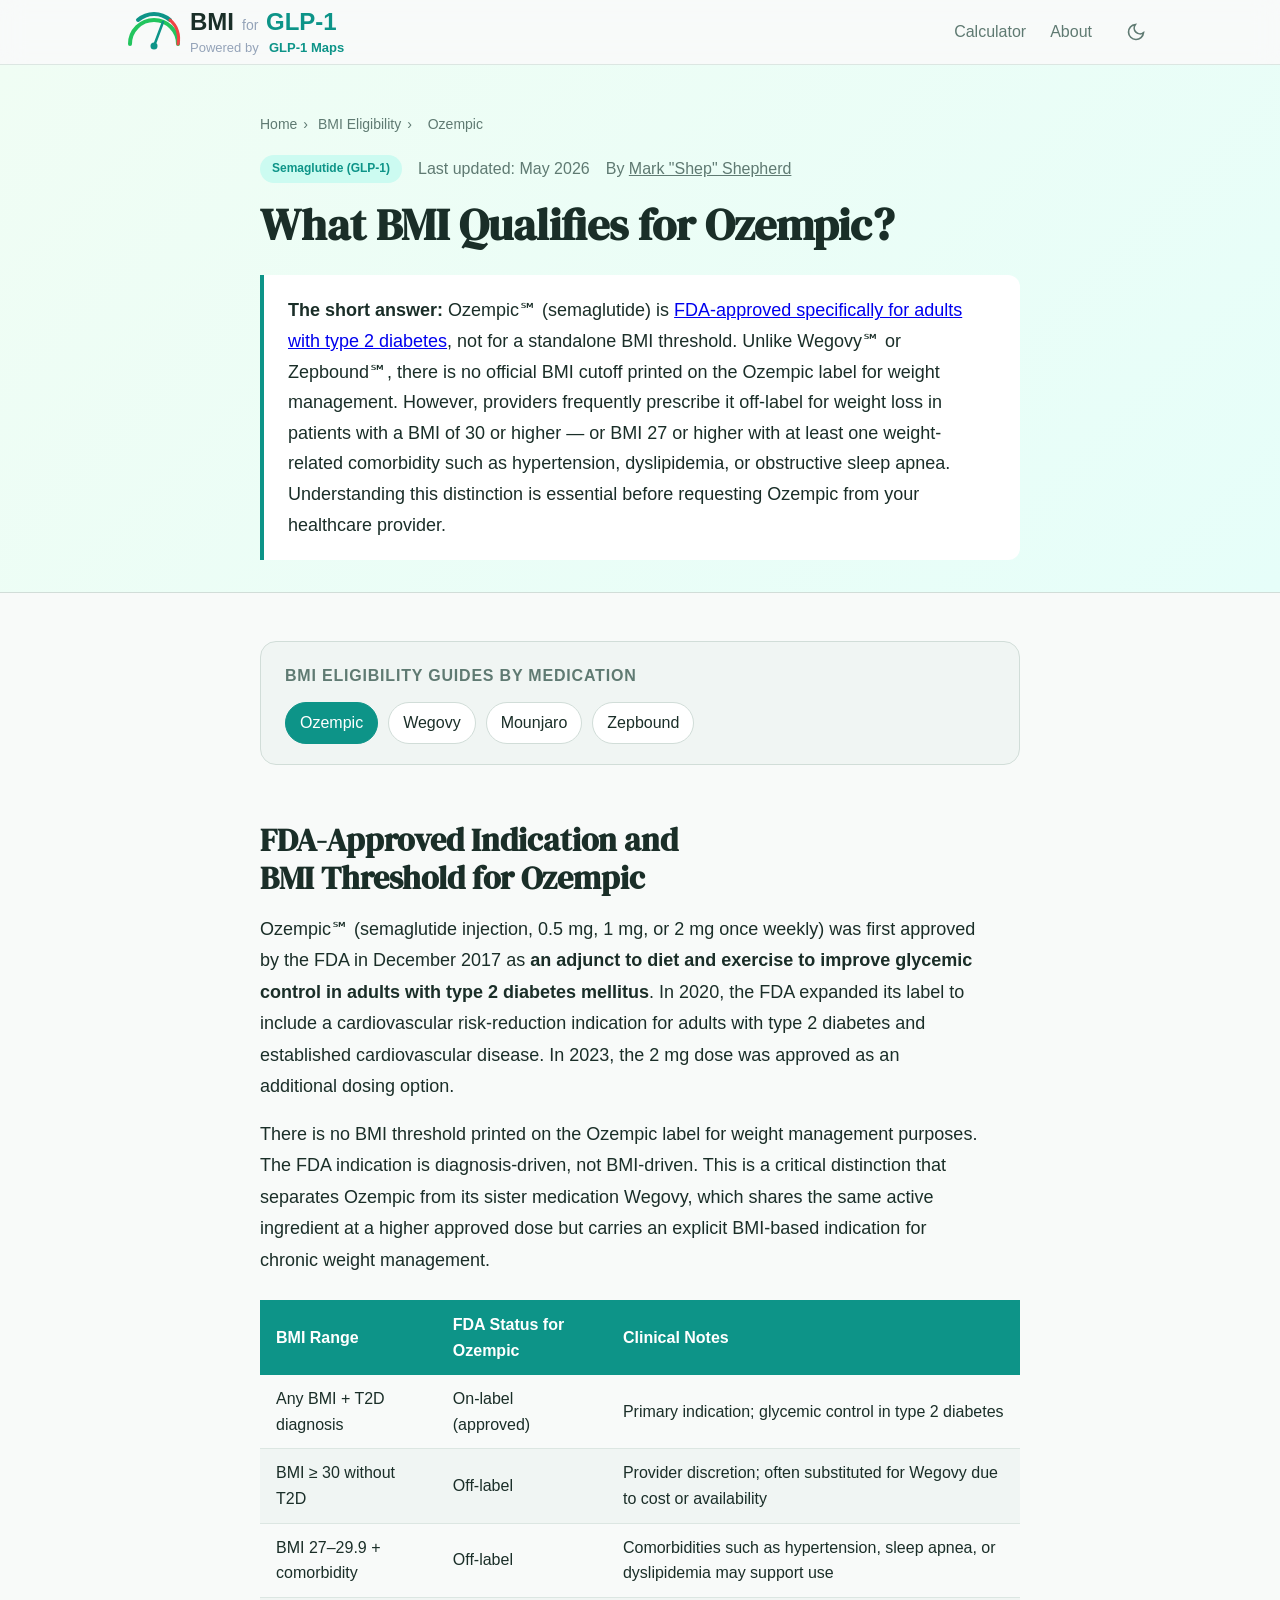
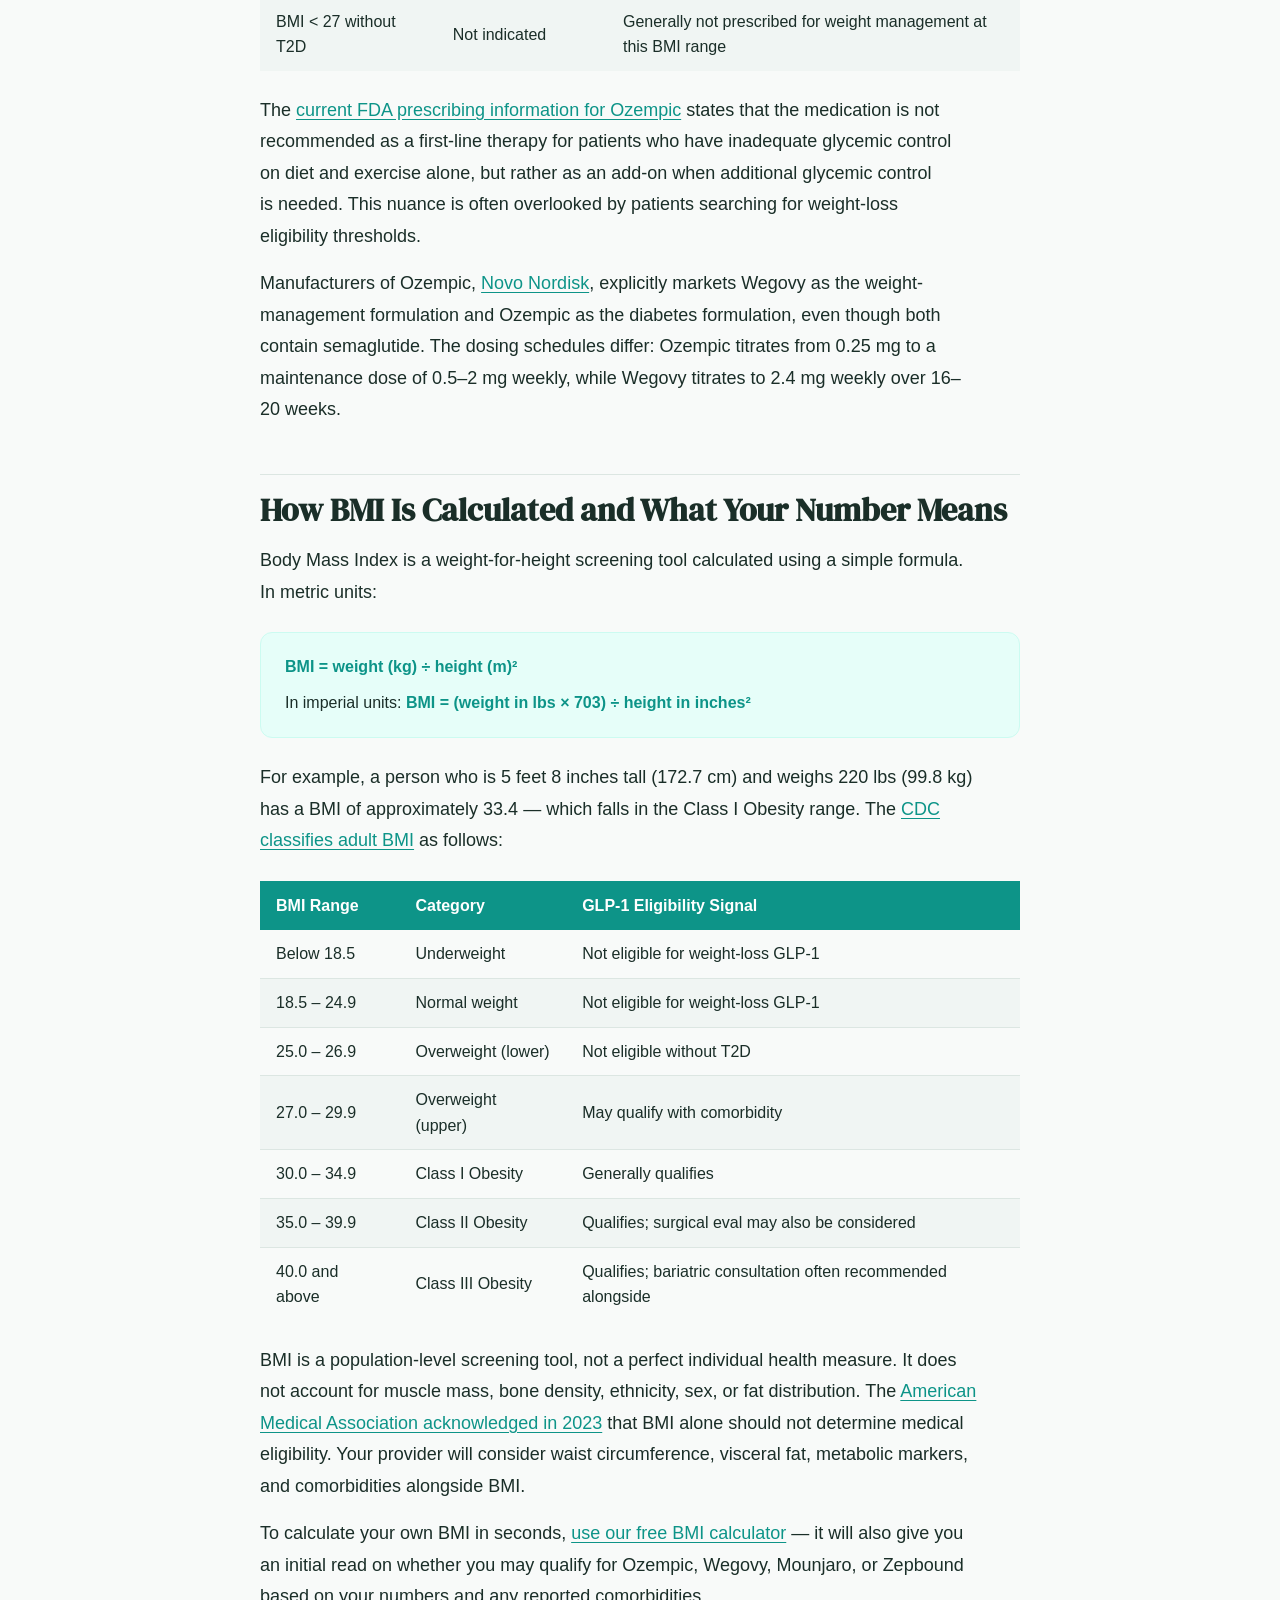
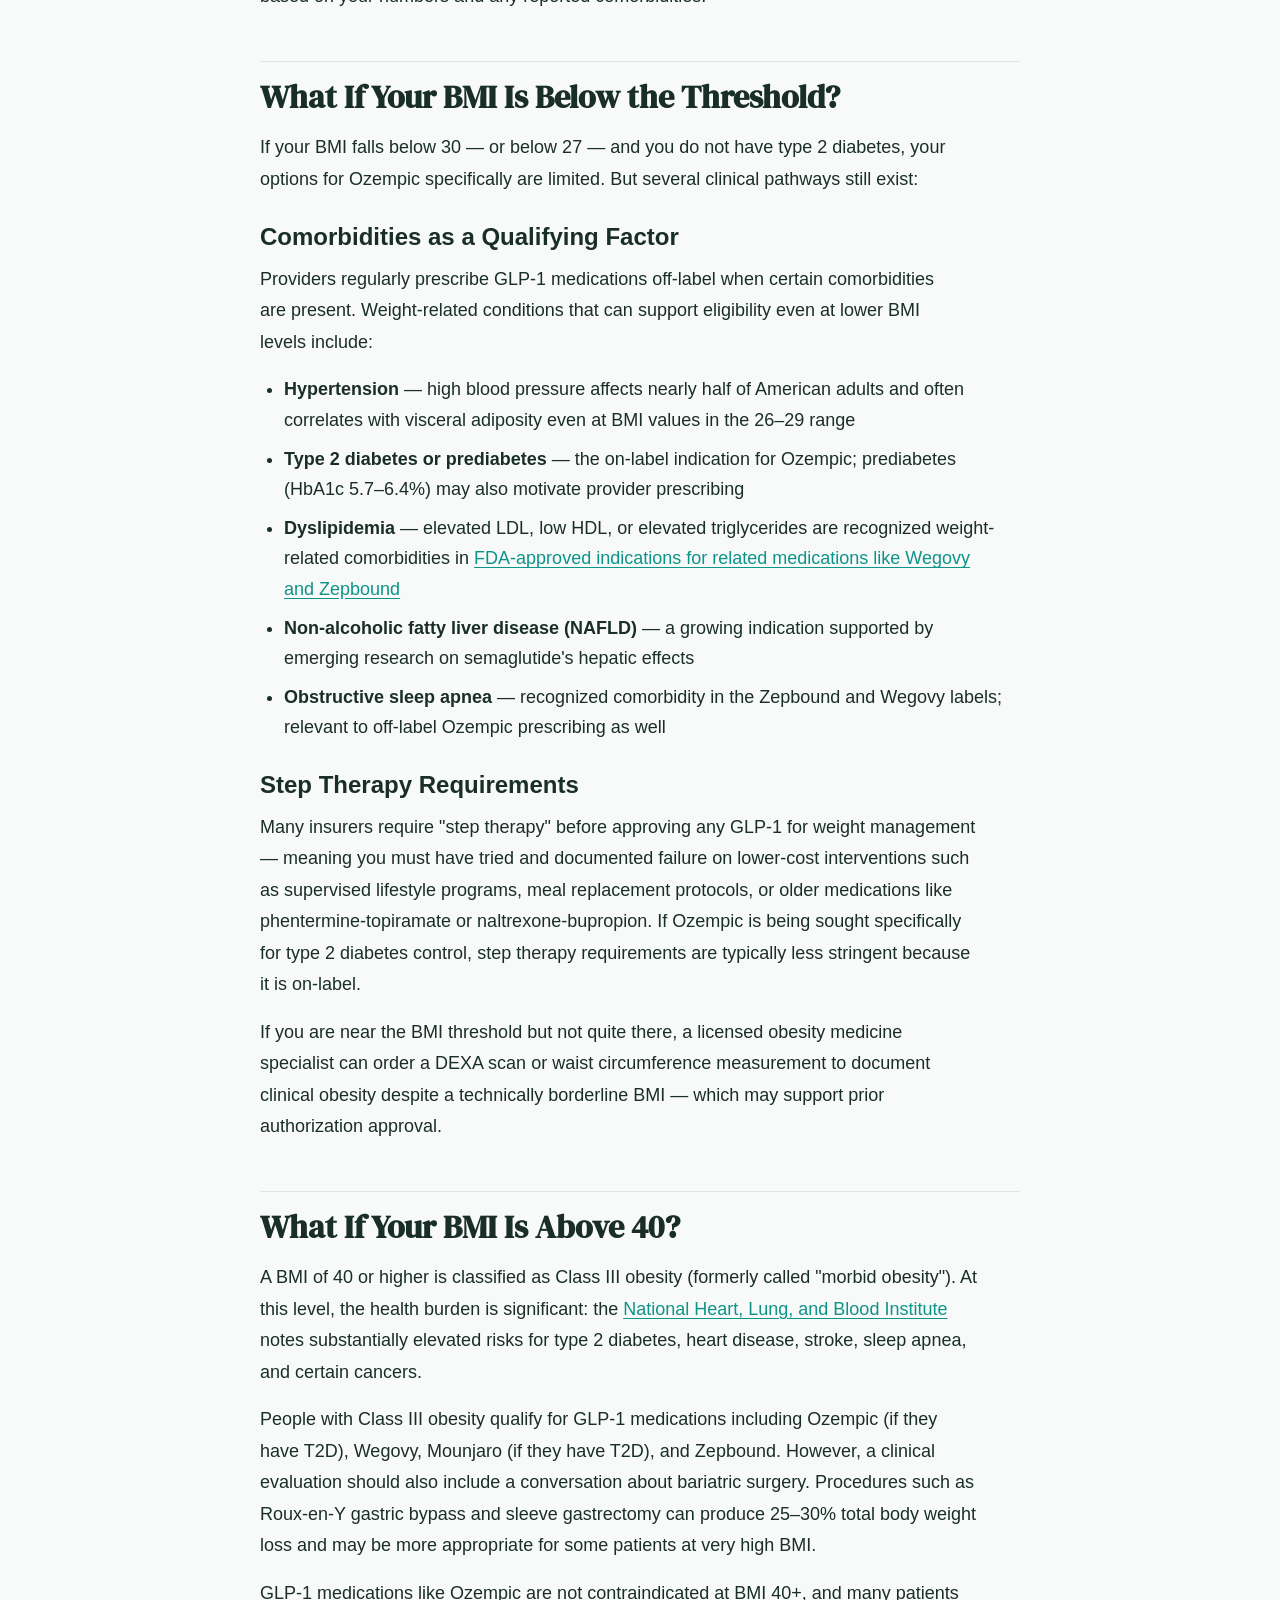
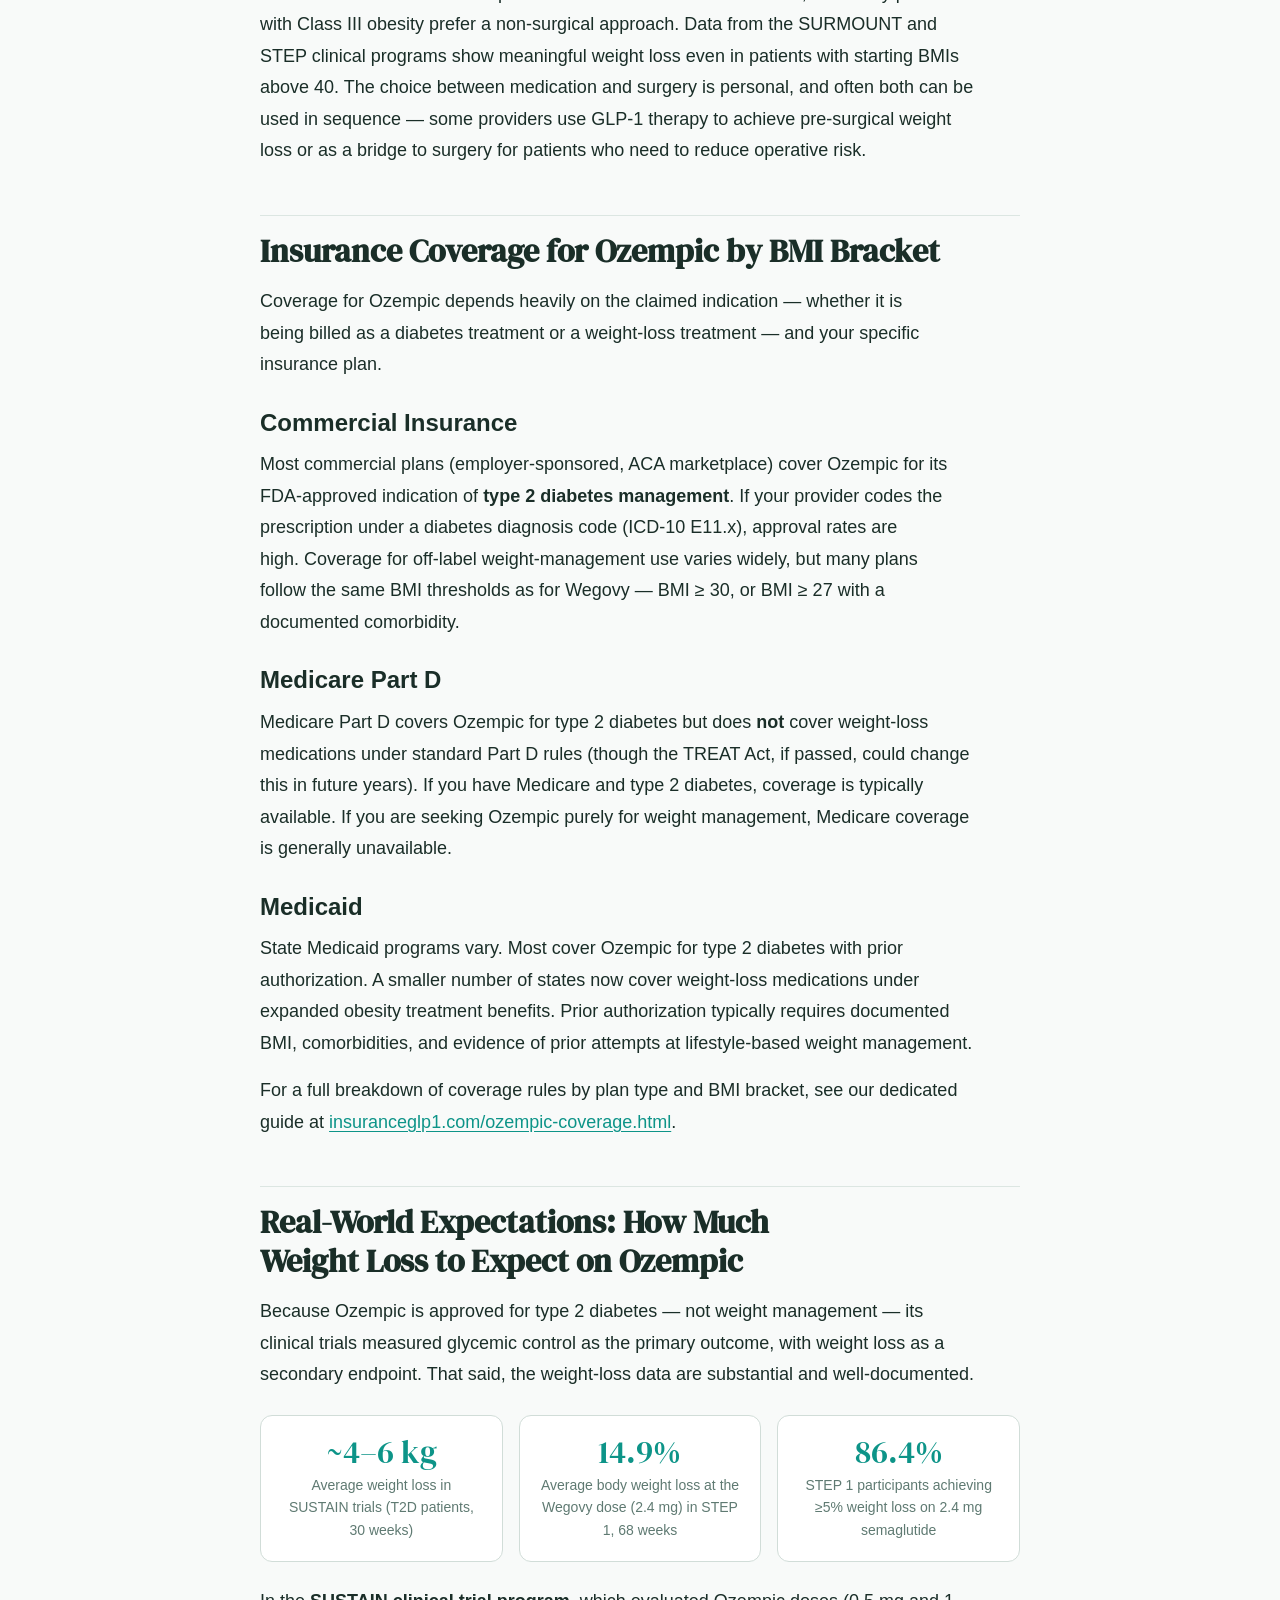
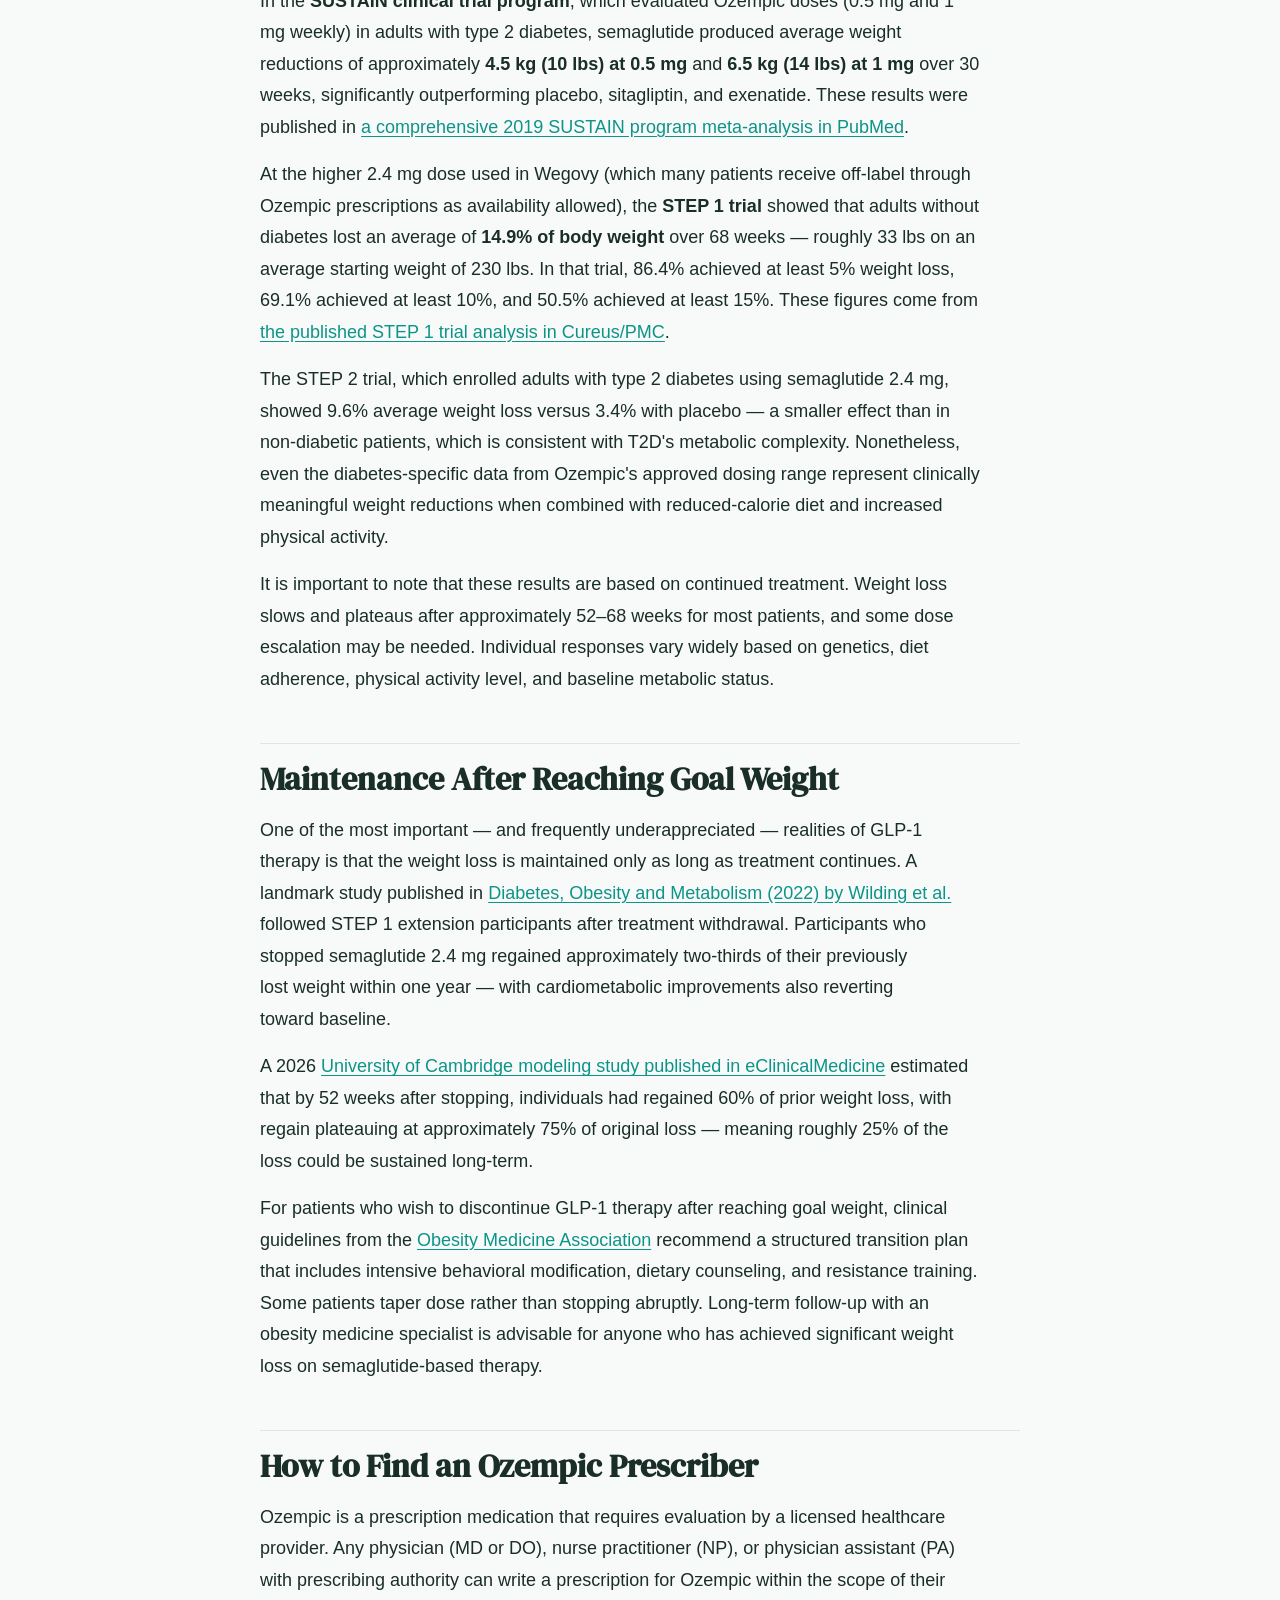
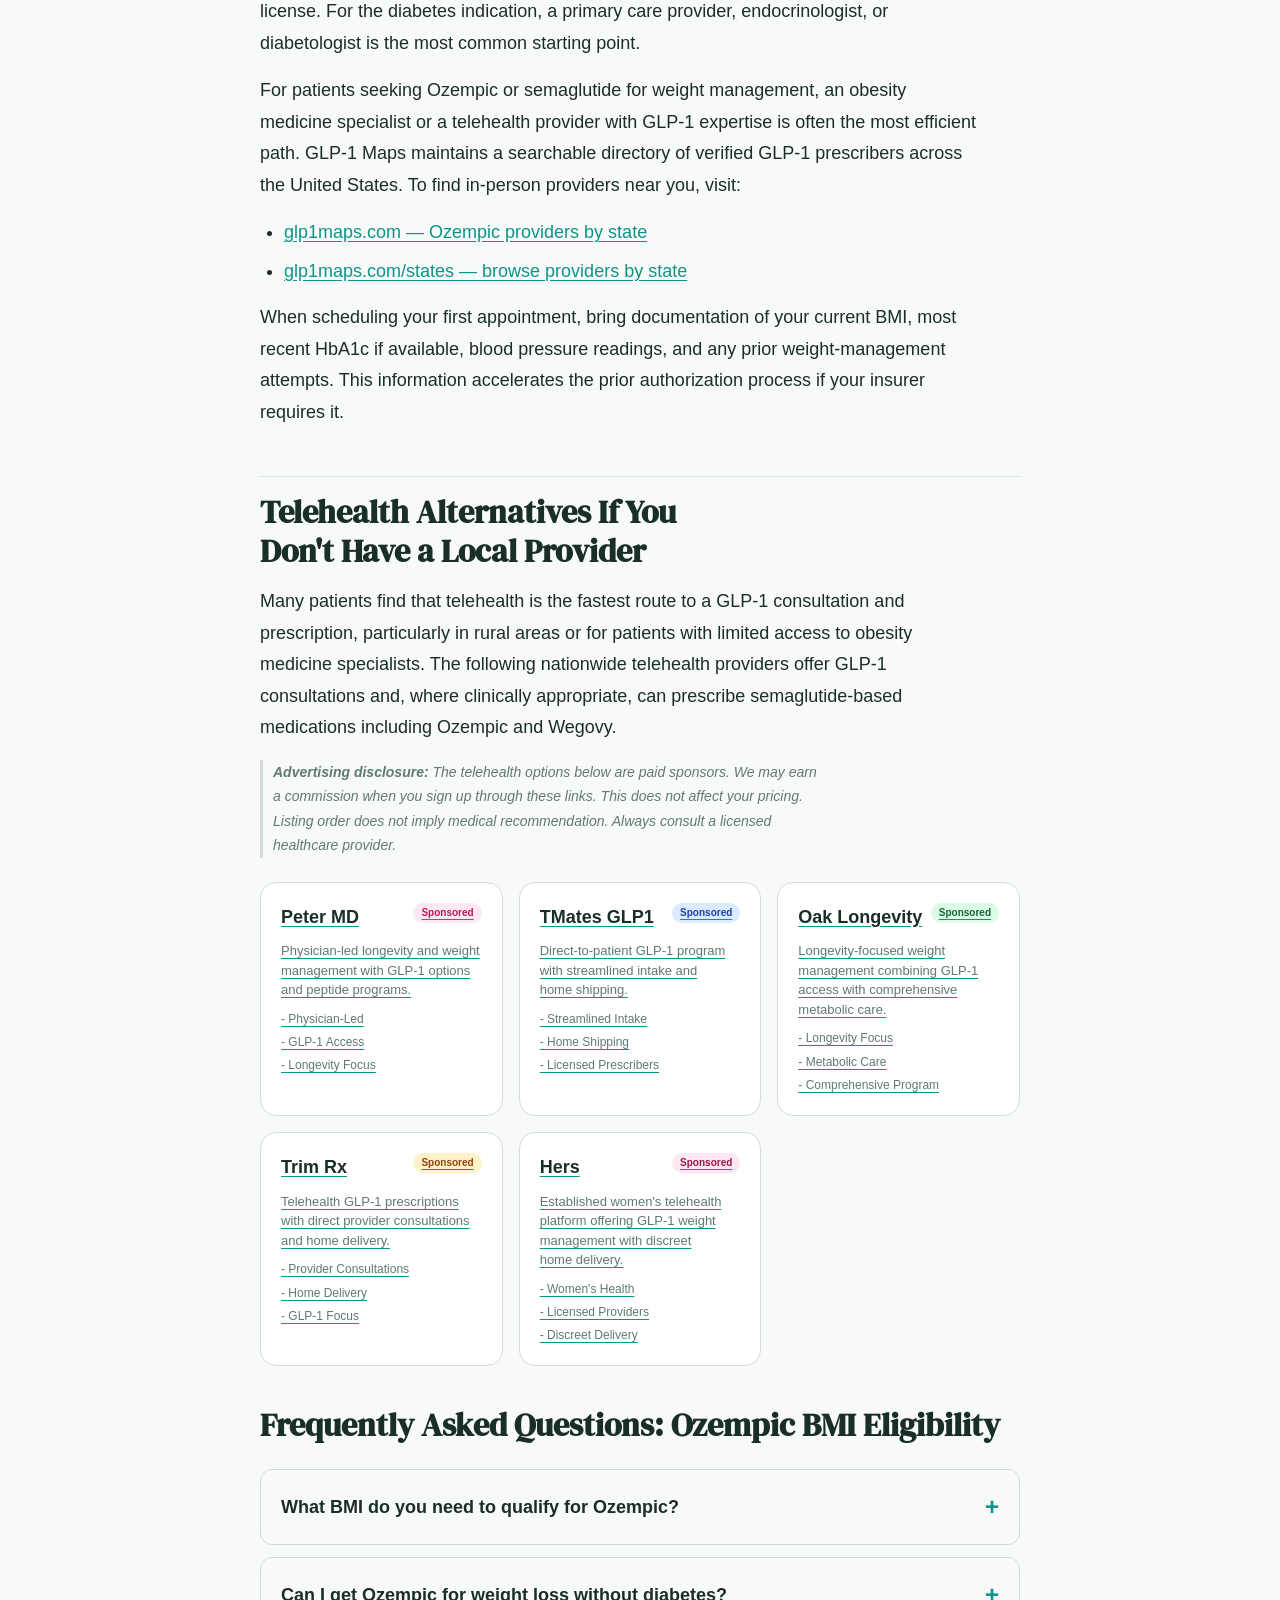
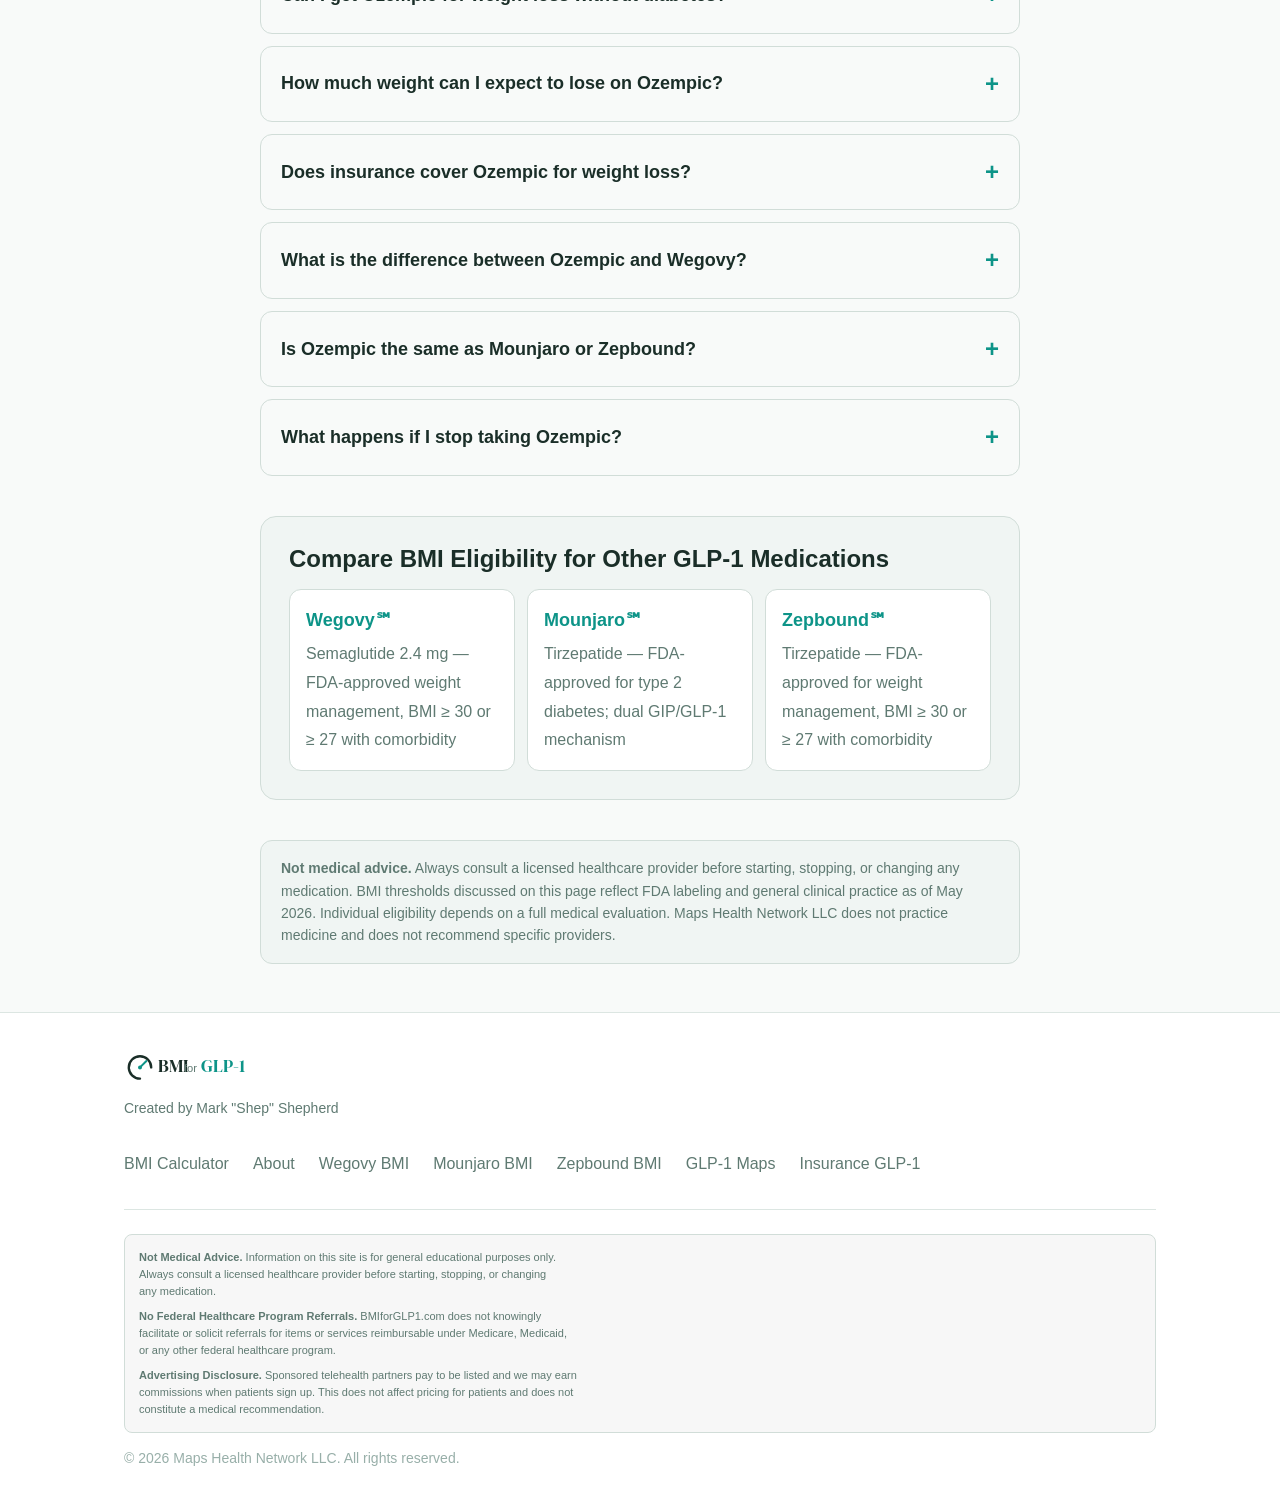
<file: ozempic-bmi.html>
<!DOCTYPE html>
<html lang="en">
<head>
  <meta charset="UTF-8">
  <meta name="viewport" content="width=device-width, initial-scale=1.0">
  <meta name="theme-color" content="#0d9488">
  <meta name="robots" content="index, follow, max-image-preview:large, max-snippet:-1">
  <meta name="author" content="Maps Health Network LLC">
  <!-- Google tag (gtag.js) -->
  <script async src="https://www.googletagmanager.com/gtag/js?id=G-XJ10VYEBLD"></script>
  <script>
    window.dataLayer = window.dataLayer || [];
    function gtag(){dataLayer.push(arguments);}
    gtag('js', new Date());
    gtag('config', 'G-XJ10VYEBLD');
  </script>
  <title>What BMI Qualifies for Ozempic? 2026 Guide — BMI for GLP-1</title>
  <meta name="description" content="What BMI qualifies for Ozempic? Ozempic is FDA-approved for type 2 diabetes, not weight loss. Learn exact BMI thresholds, off-label use, insurance coverage, and how to find a prescriber. 2026 guide by Maps Health Network.">
  <link rel="canonical" href="https://www.bmiforglp1.com/ozempic-bmi.html">

  <!-- Open Graph -->
  <meta property="og:type" content="article">
  <meta property="og:title" content="What BMI Qualifies for Ozempic? 2026 Guide">
  <meta property="og:description" content="Ozempic is FDA-approved for type 2 diabetes. Learn the BMI thresholds, off-label use, insurance coverage, and real-world weight loss expectations.">
  <meta property="og:url" content="https://www.bmiforglp1.com/ozempic-bmi.html">
  <meta property="og:site_name" content="BMI for GLP-1">
  <meta property="og:image" content="https://www.bmiforglp1.com/og-image.png">
  <meta property="og:image:width" content="1200">
  <meta property="og:image:height" content="630">
  <meta property="og:locale" content="en_US">

  <!-- Twitter Card -->
  <meta name="twitter:card" content="summary_large_image">
  <meta name="twitter:title" content="What BMI Qualifies for Ozempic? 2026 Guide">
  <meta name="twitter:description" content="Ozempic is FDA-approved for type 2 diabetes. Learn the BMI thresholds, off-label use, insurance coverage, and real-world weight loss expectations.">
  <meta name="twitter:image" content="https://www.bmiforglp1.com/og-image.png">

  <!-- Fonts -->
  <link rel="preconnect" href="https://api.fontshare.com" crossorigin>
  <link rel="preconnect" href="https://fonts.googleapis.com">
  <link rel="preconnect" href="https://fonts.gstatic.com" crossorigin>
  <link href="https://api.fontshare.com/v2/css?f[]=general-sans@400,500,600,700&display=swap" rel="stylesheet">
  <link href="https://fonts.googleapis.com/css2?family=DM+Serif+Display:ital@0;1&display=swap" rel="stylesheet">

  <!-- Favicon -->
  <link rel="icon" type="image/svg+xml" href="data:image/svg+xml,%3Csvg xmlns='http://www.w3.org/2000/svg' viewBox='0 0 32 32'%3E%3Crect width='32' height='32' rx='6' fill='%230d9488'/%3E%3Ctext x='16' y='22' text-anchor='middle' font-family='sans-serif' font-weight='700' font-size='16' fill='white'%3EBMI%3C/text%3E%3C/svg%3E">

  <!-- Schema: MedicalWebPage -->
  <script type="application/ld+json">
  {
    "@context": "https://schema.org",
    "@type": "MedicalWebPage",
    "name": "What BMI Qualifies for Ozempic? 2026 Guide",
    "description": "Comprehensive guide on BMI eligibility for Ozempic (semaglutide), including FDA-approved indications, BMI thresholds, insurance coverage, and clinical trial data.",
    "url": "https://www.bmiforglp1.com/ozempic-bmi.html",
    "inLanguage": "en-US",
    "lastReviewed": "2026-05-06",
    "dateModified": "2026-05-06",
    "author": {
      "@type": "Person",
      "name": "Mark \"Shep\" Shepherd",
      "jobTitle": "Founder, Maps Health Network LLC",
      "sameAs": [
        "https://www.glp1maps.com/",
        "https://www.bmiforglp1.com/about.html",
        "https://www.insuranceglp1.com/",
        "https://www.shepsmethod.com/"
      ]
    },
    "publisher": {
      "@type": "Organization",
      "name": "Maps Health Network LLC",
      "url": "https://www.glp1maps.com/"
    },
    "about": {
      "@type": "Drug",
      "name": "Ozempic",
      "nonproprietaryName": "semaglutide",
      "manufacturer": {
        "@type": "Organization",
        "name": "Novo Nordisk"
      },
      "prescriptionStatus": "PrescriptionOnly",
      "mechanismOfAction": "GLP-1 receptor agonist",
      "legalStatus": "FDA approved for type 2 diabetes mellitus (adults)"
    },
    "audience": {
      "@type": "MedicalAudience",
      "audienceType": "Patient"
    },
    "mainEntity": {
      "@type": "FAQPage",
      "mainEntity": [
        {
          "@type": "Question",
          "name": "What BMI do you need to qualify for Ozempic?",
          "acceptedAnswer": {
            "@type": "Answer",
            "text": "Ozempic is FDA-approved for adults with type 2 diabetes, not for a specific BMI threshold. However, clinicians often prescribe it off-label for weight management in patients with a BMI of 30 or higher, or BMI 27 or higher with at least one weight-related comorbidity such as hypertension or dyslipidemia."
          }
        },
        {
          "@type": "Question",
          "name": "Can I get Ozempic for weight loss without diabetes?",
          "acceptedAnswer": {
            "@type": "Answer",
            "text": "Ozempic is not FDA-approved for weight loss. Wegovy, which contains the same active ingredient (semaglutide) at a higher dose (2.4 mg weekly vs. 0.5–2 mg for Ozempic), is the FDA-approved weight-loss formulation. Some providers prescribe Ozempic off-label for obesity, but insurance coverage for this use is limited."
          }
        },
        {
          "@type": "Question",
          "name": "How much weight can I expect to lose on Ozempic?",
          "acceptedAnswer": {
            "@type": "Answer",
            "text": "In the SUSTAIN clinical trials, people with type 2 diabetes taking semaglutide (the active ingredient in Ozempic) lost an average of 4–6 kg (roughly 9–13 lbs) over 30 weeks. The higher-dose weight-loss formulation Wegovy produced an average of 14.9% body weight loss in the STEP 1 trial at 68 weeks."
          }
        },
        {
          "@type": "Question",
          "name": "Does insurance cover Ozempic for weight loss?",
          "acceptedAnswer": {
            "@type": "Answer",
            "text": "Most commercial insurance plans cover Ozempic for its FDA-approved indication (type 2 diabetes) but not for off-label weight management. Medicare Part D does not cover weight-loss drugs. Some state Medicaid programs offer limited coverage. Always verify with your insurer before starting treatment."
          }
        },
        {
          "@type": "Question",
          "name": "What is the difference between Ozempic and Wegovy?",
          "acceptedAnswer": {
            "@type": "Answer",
            "text": "Both contain semaglutide but at different approved doses and indications. Ozempic (0.5 mg, 1 mg, 2 mg weekly) is approved for type 2 diabetes. Wegovy (2.4 mg weekly) is approved for chronic weight management in adults with obesity or overweight with comorbidities. The higher dose in Wegovy drives greater weight loss."
          }
        },
        {
          "@type": "Question",
          "name": "Can I get Ozempic if my BMI is below 30?",
          "acceptedAnswer": {
            "@type": "Answer",
            "text": "If you have a diagnosis of type 2 diabetes, your BMI is not the primary eligibility criterion for Ozempic — your glycemic control and medical history are. For weight management off-label, most prescribers follow the same BMI thresholds used for Wegovy: BMI 30+ or BMI 27+ with a comorbidity."
          }
        },
        {
          "@type": "Question",
          "name": "Is Ozempic the same as Mounjaro or Zepbound?",
          "acceptedAnswer": {
            "@type": "Answer",
            "text": "No. Ozempic and Wegovy contain semaglutide, a GLP-1 receptor agonist made by Novo Nordisk. Mounjaro and Zepbound contain tirzepatide, a dual GIP/GLP-1 receptor agonist made by Eli Lilly. Tirzepatide activates two incretin receptors and has shown higher average weight loss in head-to-head and parallel trials."
          }
        }
      ]
    }
  }
  </script>

  <!-- Schema: BreadcrumbList -->
  <script type="application/ld+json">
  {
    "@context": "https://schema.org",
    "@type": "BreadcrumbList",
    "itemListElement": [
      {
        "@type": "ListItem",
        "position": 1,
        "name": "Home",
        "item": "https://www.bmiforglp1.com/"
      },
      {
        "@type": "ListItem",
        "position": 2,
        "name": "BMI Eligibility by Medication",
        "item": "https://www.bmiforglp1.com/#medication-eligibility"
      },
      {
        "@type": "ListItem",
        "position": 3,
        "name": "Ozempic BMI Requirements",
        "item": "https://www.bmiforglp1.com/ozempic-bmi.html"
      }
    ]
  }
  </script>

  <link rel="stylesheet" href="style.css">
  <style>
    .article-hero { background: linear-gradient(135deg, #f0fdf4 0%, #e6fef9 100%); padding: 48px 0 32px; border-bottom: 1px solid var(--color-border); }
    .article-hero .container { max-width: 800px; }
    .article-meta { font-size: var(--text-sm); color: var(--color-text-muted); margin-bottom: 16px; display: flex; gap: 16px; flex-wrap: wrap; align-items: center; }
    .article-badge { background: var(--color-primary-light); color: var(--color-primary); padding: 4px 12px; border-radius: var(--radius-full); font-size: 12px; font-weight: 600; }
    .article-hero h1 { font-family: var(--font-display); font-size: clamp(1.75rem, 1.2rem + 2vw, 2.75rem); color: var(--color-text); margin-bottom: 20px; line-height: 1.2; }
    .article-summary { background: var(--color-surface); border-left: 4px solid var(--color-primary); border-radius: 0 var(--radius-lg) var(--radius-lg) 0; padding: 20px 24px; margin: 24px 0 0; font-size: var(--text-base); line-height: 1.7; color: var(--color-text); }
    .article-body { max-width: 800px; margin: 0 auto; padding: 48px 20px; }
    .article-body h2 { font-family: var(--font-display); font-size: clamp(1.4rem, 1rem + 1.5vw, 2rem); color: var(--color-text); margin: 48px 0 16px; padding-top: 16px; border-top: 1px solid var(--color-divider); }
    .article-body h2:first-of-type { border-top: none; margin-top: 0; }
    .article-body h3 { font-size: var(--text-lg); font-weight: 600; color: var(--color-text); margin: 28px 0 12px; }
    .article-body p { font-size: var(--text-base); line-height: 1.75; color: var(--color-text); margin-bottom: 16px; }
    .article-body ul, .article-body ol { padding-left: 24px; margin-bottom: 16px; }
    .article-body li { font-size: var(--text-base); line-height: 1.7; color: var(--color-text); margin-bottom: 8px; }
    .article-body a { color: var(--color-primary); text-decoration: underline; text-underline-offset: 3px; }
    .article-body a:hover { color: var(--color-primary-hover); }
    .bmi-table { width: 100%; border-collapse: collapse; margin: 24px 0; font-size: var(--text-sm); }
    .bmi-table th { background: var(--color-primary); color: white; padding: 12px 16px; text-align: left; font-weight: 600; }
    .bmi-table td { padding: 11px 16px; border-bottom: 1px solid var(--color-divider); }
    .bmi-table tr:nth-child(even) td { background: var(--color-surface-2); }
    .bmi-table tr:last-child td { border-bottom: none; }
    .callout { background: var(--color-primary-lighter); border: 1px solid var(--color-primary-light); border-radius: var(--radius-lg); padding: 20px 24px; margin: 24px 0; }
    .callout strong { color: var(--color-primary); }
    .callout p { margin: 0; font-size: var(--text-sm); }
    .stat-grid { display: grid; grid-template-columns: repeat(auto-fit, minmax(160px, 1fr)); gap: 16px; margin: 24px 0; }
    .stat-card { background: var(--color-surface); border: 1px solid var(--color-border); border-radius: var(--radius-lg); padding: 20px; text-align: center; }
    .stat-card .stat-number { font-family: var(--font-display); font-size: 2rem; color: var(--color-primary); line-height: 1; margin-bottom: 6px; }
    .stat-card .stat-label { font-size: var(--text-xs); color: var(--color-text-muted); }
    .faq-section h2 { font-family: var(--font-display); font-size: clamp(1.4rem, 1rem + 1.5vw, 2rem); color: var(--color-text); margin-bottom: 24px; }
    .faq-item { border: 1px solid var(--color-border); border-radius: var(--radius-lg); margin-bottom: 12px; overflow: hidden; }
    .faq-item summary { padding: 18px 20px; font-weight: 600; font-size: var(--text-base); cursor: pointer; list-style: none; display: flex; justify-content: space-between; align-items: center; color: var(--color-text); }
    .faq-item summary::-webkit-details-marker { display: none; }
    .faq-item summary::after { content: '+'; font-size: 1.5rem; color: var(--color-primary); flex-shrink: 0; margin-left: 12px; }
    .faq-item[open] summary::after { content: '−'; }
    .faq-item .faq-answer { padding: 0 20px 20px; font-size: var(--text-base); line-height: 1.7; color: var(--color-text); border-top: 1px solid var(--color-divider); padding-top: 16px; }
    .telehealth-grid { display: grid; grid-template-columns: repeat(auto-fit, minmax(240px, 1fr)); gap: 16px; margin: 24px 0; }
    .telehealth-card { display: block; padding: 20px; border: 1px solid var(--color-border); border-radius: var(--radius-xl); text-decoration: none; transition: box-shadow 0.2s, border-color 0.2s; background: var(--color-surface); }
    .telehealth-card:hover { box-shadow: var(--shadow-md); border-color: var(--color-primary); text-decoration: none; }
    .telehealth-card-header { display: flex; justify-content: space-between; align-items: flex-start; margin-bottom: 10px; }
    .telehealth-card strong { color: var(--color-text); font-size: var(--text-base); }
    .sponsored-badge { font-size: 10px; background: #fce7f3; color: #be185d; padding: 2px 8px; border-radius: var(--radius-full); font-weight: 600; flex-shrink: 0; }
    .telehealth-card p { font-size: 13px; color: var(--color-text-muted); margin: 0 0 10px; line-height: 1.5; }
    .telehealth-card-features { display: flex; flex-direction: column; gap: 4px; }
    .telehealth-card-features span { font-size: 12px; color: var(--color-text-muted); }
    .med-nav { background: var(--color-surface-2); border: 1px solid var(--color-border); border-radius: var(--radius-xl); padding: 20px 24px; margin-bottom: 40px; }
    .med-nav p { font-size: var(--text-sm); font-weight: 600; color: var(--color-text-muted); margin: 0 0 12px; text-transform: uppercase; letter-spacing: 0.05em; }
    .med-nav-links { display: flex; flex-wrap: wrap; gap: 10px; }
    .med-nav-links a { font-size: var(--text-sm); padding: 7px 14px; border: 1px solid var(--color-border); border-radius: var(--radius-full); color: var(--color-text); text-decoration: none; background: var(--color-surface); transition: all 0.15s; }
    .med-nav-links a:hover { border-color: var(--color-primary); color: var(--color-primary); }
    .med-nav-links a.active { background: var(--color-primary); color: white; border-color: var(--color-primary); }
    .disclaimer-footer { background: var(--color-surface-2); border: 1px solid var(--color-border); border-radius: var(--radius-lg); padding: 16px 20px; margin: 40px 0 0; font-size: var(--text-xs); color: var(--color-text-muted); line-height: 1.6; }
    .breadcrumb { font-size: var(--text-xs); color: var(--color-text-muted); margin-bottom: 20px; }
    .breadcrumb a { color: var(--color-text-muted); text-decoration: none; }
    .breadcrumb a:hover { color: var(--color-primary); }
    .breadcrumb span { margin: 0 6px; }
    @media (max-width: 640px) {
      .article-hero { padding: 32px 0 24px; }
      .article-body { padding: 32px 16px; }
    }
  </style>
  <script type="application/ld+json">
{
  "@context": "https://schema.org",
  "@type": "Person",
  "@id": "https://shepsmethod.com/about.html#person",
  "name": "Mark Shepherd",
  "alternateName": "Shep Shepherd",
  "jobTitle": "Founder",
  "worksFor": {
    "@type": "Organization",
    "name": "Maps Health Network, LLC",
    "url": "https://www.glp1maps.com"
  },
  "description": "35 years in U.S. medical device sales, 26 of those at Medtronic. Two-time U.S. Representative of the Year at Medtronic. GLP-1 patient who lost 50 pounds in 9 months on Mounjaro. Founder of Maps Health Network, LLC. Creator of The S.H.E.P.S. Method.",
  "image": "https://shepsmethod.com/assets/shep-headshot.jpg",
  "email": "Mark@GLP1Receptionist.com",
  "url": "https://shepsmethod.com/about.html",
  "knowsAbout": ["GLP-1 medications", "Ozempic", "Wegovy", "Mounjaro", "Zepbound", "Weight management", "Medical device sales", "Patient concierge systems"],
  "sameAs": ["https://www.glp1maps.com", "https://glp1receptionist.com", "https://shepsmethod.com", "https://www.bmiforglp1.com", "https://www.insuranceglp1.com"]
}
  </script>
</head>
<body>
  <!-- Header -->
  <header class="site-header">
    <div class="container header-inner">
      <a href="/" class="logo-link" aria-label="BMI for GLP-1 Home">
        <svg class="logo-svg" viewBox="0 0 260 56" fill="none" xmlns="http://www.w3.org/2000/svg" aria-label="BMIforGLP1 logo" style="width:260px;height:56px">
          <path d="M6 40 A24 24 0 0 1 54 40" stroke="#22c55e" stroke-width="4" stroke-linecap="round" fill="none"/>
          <path d="M14 16 A24 24 0 0 1 46 16" stroke="#0d9488" stroke-width="4" stroke-linecap="round" fill="none"/>
          <path d="M46 16 A24 24 0 0 1 54 40" stroke="#ef4444" stroke-width="3" stroke-linecap="round" fill="none"/>
          <line x1="30" y1="42" x2="39" y2="18" stroke="var(--color-primary, #0d9488)" stroke-width="2.5" stroke-linecap="round"/>
          <circle cx="30" cy="42" r="3.5" fill="var(--color-primary, #0d9488)"/>
          <text x="66" y="26" font-family="-apple-system, BlinkMacSystemFont, sans-serif" font-size="24" font-weight="800" fill="currentColor">BMI</text>
          <text x="118" y="26" font-family="-apple-system, BlinkMacSystemFont, sans-serif" font-size="14" font-weight="400" fill="#94a3b8">for</text>
          <text x="142" y="26" font-family="-apple-system, BlinkMacSystemFont, sans-serif" font-size="24" font-weight="800" fill="var(--color-primary, #0d9488)">GLP-1</text>
          <text x="66" y="48" font-family="-apple-system, BlinkMacSystemFont, sans-serif" font-size="13" font-weight="400" fill="#94a3b8">Powered by</text>
          <text x="145" y="48" font-family="-apple-system, BlinkMacSystemFont, sans-serif" font-size="13" font-weight="700" fill="var(--color-primary, #0d9488)">GLP-1 Maps</text>
        </svg>
      </a>
      <nav class="header-nav">
        <a href="/" class="nav-link">Calculator</a>
        <a href="/about.html" class="nav-link">About</a>
        <button data-theme-toggle aria-label="Switch to dark mode" class="theme-toggle">
          <svg width="20" height="20" viewBox="0 0 24 24" fill="none" stroke="currentColor" stroke-width="2"><path d="M21 12.79A9 9 0 1 1 11.21 3 7 7 0 0 0 21 12.79z"/></svg>
        </button>
      </nav>
    </div>
  </header>

  <main>
    <!-- Article Hero -->
    <section class="article-hero">
      <div class="container" style="max-width:800px; padding:0 20px">
        <nav class="breadcrumb" aria-label="Breadcrumb">
          <a href="/">Home</a><span>›</span>
          <a href="/#medication-eligibility">BMI Eligibility</a><span>›</span>
          <span>Ozempic</span>
        </nav>
        <div class="article-meta">
          <span class="article-badge">Semaglutide (GLP-1)</span>
          <span>Last updated: May 2026</span>
          <span>By <a href="/about.html" style="color:var(--color-text-muted)">Mark "Shep" Shepherd</a></span>
        </div>
        <h1>What BMI Qualifies for Ozempic?</h1>
        <div class="article-summary">
          <p><strong>The short answer:</strong> Ozempic&#8480; (semaglutide) is <a href="https://www.accessdata.fda.gov/drugsatfda_docs/label/2023/209637s020s021lbl.pdf" target="_blank" rel="noopener noreferrer">FDA-approved specifically for adults with type 2 diabetes</a>, not for a standalone BMI threshold. Unlike Wegovy&#8480; or Zepbound&#8480;, there is no official BMI cutoff printed on the Ozempic label for weight management. However, providers frequently prescribe it off-label for weight loss in patients with a BMI of 30 or higher — or BMI 27 or higher with at least one weight-related comorbidity such as hypertension, dyslipidemia, or obstructive sleep apnea. Understanding this distinction is essential before requesting Ozempic from your healthcare provider.</p>
        </div>
      </div>
    </section>

    <!-- Article Body -->
    <div class="article-body">

      <!-- Medication Nav -->
      <div class="med-nav">
        <p>BMI eligibility guides by medication</p>
        <div class="med-nav-links">
          <a href="/ozempic-bmi.html" class="active">Ozempic</a>
          <a href="/wegovy-bmi.html">Wegovy</a>
          <a href="/mounjaro-bmi.html">Mounjaro</a>
          <a href="/zepbound-bmi.html">Zepbound</a>
        </div>
      </div>

      <!-- Section 1: FDA indication -->
      <h2>FDA-Approved Indication and BMI Threshold for Ozempic</h2>
      <p>Ozempic&#8480; (semaglutide injection, 0.5 mg, 1 mg, or 2 mg once weekly) was first approved by the FDA in December 2017 as <strong>an adjunct to diet and exercise to improve glycemic control in adults with type 2 diabetes mellitus</strong>. In 2020, the FDA expanded its label to include a cardiovascular risk-reduction indication for adults with type 2 diabetes and established cardiovascular disease. In 2023, the 2 mg dose was approved as an additional dosing option.</p>

      <p>There is no BMI threshold printed on the Ozempic label for weight management purposes. The FDA indication is diagnosis-driven, not BMI-driven. This is a critical distinction that separates Ozempic from its sister medication Wegovy, which shares the same active ingredient at a higher approved dose but carries an explicit BMI-based indication for chronic weight management.</p>

      <table class="bmi-table" aria-label="Ozempic FDA indications by BMI context">
        <thead>
          <tr>
            <th>BMI Range</th>
            <th>FDA Status for Ozempic</th>
            <th>Clinical Notes</th>
          </tr>
        </thead>
        <tbody>
          <tr>
            <td>Any BMI + T2D diagnosis</td>
            <td>On-label (approved)</td>
            <td>Primary indication; glycemic control in type 2 diabetes</td>
          </tr>
          <tr>
            <td>BMI ≥ 30 without T2D</td>
            <td>Off-label</td>
            <td>Provider discretion; often substituted for Wegovy due to cost or availability</td>
          </tr>
          <tr>
            <td>BMI 27–29.9 + comorbidity</td>
            <td>Off-label</td>
            <td>Comorbidities such as hypertension, sleep apnea, or dyslipidemia may support use</td>
          </tr>
          <tr>
            <td>BMI &lt; 27 without T2D</td>
            <td>Not indicated</td>
            <td>Generally not prescribed for weight management at this BMI range</td>
          </tr>
        </tbody>
      </table>

      <p>The <a href="https://www.accessdata.fda.gov/drugsatfda_docs/label/2023/209637s020s021lbl.pdf" target="_blank" rel="noopener noreferrer">current FDA prescribing information for Ozempic</a> states that the medication is not recommended as a first-line therapy for patients who have inadequate glycemic control on diet and exercise alone, but rather as an add-on when additional glycemic control is needed. This nuance is often overlooked by patients searching for weight-loss eligibility thresholds.</p>

      <p>Manufacturers of Ozempic, <a href="https://www.novo-pi.com/ozempic.pdf" target="_blank" rel="noopener noreferrer">Novo Nordisk</a>, explicitly markets Wegovy as the weight-management formulation and Ozempic as the diabetes formulation, even though both contain semaglutide. The dosing schedules differ: Ozempic titrates from 0.25 mg to a maintenance dose of 0.5–2 mg weekly, while Wegovy titrates to 2.4 mg weekly over 16–20 weeks.</p>

      <!-- Section 2: How BMI is calculated -->
      <h2>How BMI Is Calculated and What Your Number Means</h2>
      <p>Body Mass Index is a weight-for-height screening tool calculated using a simple formula. In metric units:</p>
      <div class="callout">
        <p><strong>BMI = weight (kg) ÷ height (m)²</strong></p>
        <p style="margin-top:8px">In imperial units: <strong>BMI = (weight in lbs × 703) ÷ height in inches²</strong></p>
      </div>
      <p>For example, a person who is 5 feet 8 inches tall (172.7 cm) and weighs 220 lbs (99.8 kg) has a BMI of approximately 33.4 — which falls in the Class I Obesity range. The <a href="https://www.cdc.gov/healthyweight/assessing/bmi/adult_bmi/index.html" target="_blank" rel="noopener noreferrer">CDC classifies adult BMI</a> as follows:</p>

      <table class="bmi-table">
        <thead>
          <tr><th>BMI Range</th><th>Category</th><th>GLP-1 Eligibility Signal</th></tr>
        </thead>
        <tbody>
          <tr><td>Below 18.5</td><td>Underweight</td><td>Not eligible for weight-loss GLP-1</td></tr>
          <tr><td>18.5 – 24.9</td><td>Normal weight</td><td>Not eligible for weight-loss GLP-1</td></tr>
          <tr><td>25.0 – 26.9</td><td>Overweight (lower)</td><td>Not eligible without T2D</td></tr>
          <tr><td>27.0 – 29.9</td><td>Overweight (upper)</td><td>May qualify with comorbidity</td></tr>
          <tr><td>30.0 – 34.9</td><td>Class I Obesity</td><td>Generally qualifies</td></tr>
          <tr><td>35.0 – 39.9</td><td>Class II Obesity</td><td>Qualifies; surgical eval may also be considered</td></tr>
          <tr><td>40.0 and above</td><td>Class III Obesity</td><td>Qualifies; bariatric consultation often recommended alongside</td></tr>
        </tbody>
      </table>

      <p>BMI is a population-level screening tool, not a perfect individual health measure. It does not account for muscle mass, bone density, ethnicity, sex, or fat distribution. The <a href="https://www.nejm.org/doi/full/10.1056/NEJMsa021423" target="_blank" rel="noopener noreferrer">American Medical Association acknowledged in 2023</a> that BMI alone should not determine medical eligibility. Your provider will consider waist circumference, visceral fat, metabolic markers, and comorbidities alongside BMI.</p>

      <p>To calculate your own BMI in seconds, <a href="/">use our free BMI calculator</a> — it will also give you an initial read on whether you may qualify for Ozempic, Wegovy, Mounjaro, or Zepbound based on your numbers and any reported comorbidities.</p>

      <!-- Section 3: Below threshold -->
      <h2>What If Your BMI Is Below the Threshold?</h2>
      <p>If your BMI falls below 30 — or below 27 — and you do not have type 2 diabetes, your options for Ozempic specifically are limited. But several clinical pathways still exist:</p>

      <h3>Comorbidities as a Qualifying Factor</h3>
      <p>Providers regularly prescribe GLP-1 medications off-label when certain comorbidities are present. Weight-related conditions that can support eligibility even at lower BMI levels include:</p>
      <ul>
        <li><strong>Hypertension</strong> — high blood pressure affects nearly half of American adults and often correlates with visceral adiposity even at BMI values in the 26–29 range</li>
        <li><strong>Type 2 diabetes or prediabetes</strong> — the on-label indication for Ozempic; prediabetes (HbA1c 5.7–6.4%) may also motivate provider prescribing</li>
        <li><strong>Dyslipidemia</strong> — elevated LDL, low HDL, or elevated triglycerides are recognized weight-related comorbidities in <a href="https://www.fda.gov/news-events/press-announcements/fda-approves-new-medication-chronic-weight-management" target="_blank" rel="noopener noreferrer">FDA-approved indications for related medications like Wegovy and Zepbound</a></li>
        <li><strong>Non-alcoholic fatty liver disease (NAFLD)</strong> — a growing indication supported by emerging research on semaglutide's hepatic effects</li>
        <li><strong>Obstructive sleep apnea</strong> — recognized comorbidity in the Zepbound and Wegovy labels; relevant to off-label Ozempic prescribing as well</li>
      </ul>

      <h3>Step Therapy Requirements</h3>
      <p>Many insurers require "step therapy" before approving any GLP-1 for weight management — meaning you must have tried and documented failure on lower-cost interventions such as supervised lifestyle programs, meal replacement protocols, or older medications like phentermine-topiramate or naltrexone-bupropion. If Ozempic is being sought specifically for type 2 diabetes control, step therapy requirements are typically less stringent because it is on-label.</p>

      <p>If you are near the BMI threshold but not quite there, a licensed obesity medicine specialist can order a DEXA scan or waist circumference measurement to document clinical obesity despite a technically borderline BMI — which may support prior authorization approval.</p>

      <!-- Section 4: BMI above 40 -->
      <h2>What If Your BMI Is Above 40?</h2>
      <p>A BMI of 40 or higher is classified as Class III obesity (formerly called "morbid obesity"). At this level, the health burden is significant: the <a href="https://www.nhlbi.nih.gov/health/overweight-and-obesity/health-risks" target="_blank" rel="noopener noreferrer">National Heart, Lung, and Blood Institute</a> notes substantially elevated risks for type 2 diabetes, heart disease, stroke, sleep apnea, and certain cancers.</p>

      <p>People with Class III obesity qualify for GLP-1 medications including Ozempic (if they have T2D), Wegovy, Mounjaro (if they have T2D), and Zepbound. However, a clinical evaluation should also include a conversation about bariatric surgery. Procedures such as Roux-en-Y gastric bypass and sleeve gastrectomy can produce 25–30% total body weight loss and may be more appropriate for some patients at very high BMI.</p>

      <p>GLP-1 medications like Ozempic are not contraindicated at BMI 40+, and many patients with Class III obesity prefer a non-surgical approach. Data from the SURMOUNT and STEP clinical programs show meaningful weight loss even in patients with starting BMIs above 40. The choice between medication and surgery is personal, and often both can be used in sequence — some providers use GLP-1 therapy to achieve pre-surgical weight loss or as a bridge to surgery for patients who need to reduce operative risk.</p>

      <!-- Section 5: Insurance coverage -->
      <h2>Insurance Coverage for Ozempic by BMI Bracket</h2>
      <p>Coverage for Ozempic depends heavily on the claimed indication — whether it is being billed as a diabetes treatment or a weight-loss treatment — and your specific insurance plan.</p>

      <h3>Commercial Insurance</h3>
      <p>Most commercial plans (employer-sponsored, ACA marketplace) cover Ozempic for its FDA-approved indication of <strong>type 2 diabetes management</strong>. If your provider codes the prescription under a diabetes diagnosis code (ICD-10 E11.x), approval rates are high. Coverage for off-label weight-management use varies widely, but many plans follow the same BMI thresholds as for Wegovy — BMI ≥ 30, or BMI ≥ 27 with a documented comorbidity.</p>

      <h3>Medicare Part D</h3>
      <p>Medicare Part D covers Ozempic for type 2 diabetes but does <strong>not</strong> cover weight-loss medications under standard Part D rules (though the TREAT Act, if passed, could change this in future years). If you have Medicare and type 2 diabetes, coverage is typically available. If you are seeking Ozempic purely for weight management, Medicare coverage is generally unavailable.</p>

      <h3>Medicaid</h3>
      <p>State Medicaid programs vary. Most cover Ozempic for type 2 diabetes with prior authorization. A smaller number of states now cover weight-loss medications under expanded obesity treatment benefits. Prior authorization typically requires documented BMI, comorbidities, and evidence of prior attempts at lifestyle-based weight management.</p>

      <p>For a full breakdown of coverage rules by plan type and BMI bracket, see our dedicated guide at <a href="https://www.insuranceglp1.com/ozempic-coverage.html" target="_blank" rel="noopener noreferrer">insuranceglp1.com/ozempic-coverage.html</a>.</p>

      <!-- Section 6: Real-world expectations -->
      <h2>Real-World Expectations: How Much Weight Loss to Expect on Ozempic</h2>
      <p>Because Ozempic is approved for type 2 diabetes — not weight management — its clinical trials measured glycemic control as the primary outcome, with weight loss as a secondary endpoint. That said, the weight-loss data are substantial and well-documented.</p>

      <div class="stat-grid">
        <div class="stat-card">
          <div class="stat-number">~4–6 kg</div>
          <div class="stat-label">Average weight loss in SUSTAIN trials (T2D patients, 30 weeks)</div>
        </div>
        <div class="stat-card">
          <div class="stat-number">14.9%</div>
          <div class="stat-label">Average body weight loss at the Wegovy dose (2.4 mg) in STEP 1, 68 weeks</div>
        </div>
        <div class="stat-card">
          <div class="stat-number">86.4%</div>
          <div class="stat-label">STEP 1 participants achieving ≥5% weight loss on 2.4 mg semaglutide</div>
        </div>
      </div>

      <p>In the <strong>SUSTAIN clinical trial program</strong>, which evaluated Ozempic doses (0.5 mg and 1 mg weekly) in adults with type 2 diabetes, semaglutide produced average weight reductions of approximately <strong>4.5 kg (10 lbs) at 0.5 mg</strong> and <strong>6.5 kg (14 lbs) at 1 mg</strong> over 30 weeks, significantly outperforming placebo, sitagliptin, and exenatide. These results were published in <a href="https://pubmed.ncbi.nlm.nih.gov/30615985/" target="_blank" rel="noopener noreferrer">a comprehensive 2019 SUSTAIN program meta-analysis in PubMed</a>.</p>

      <p>At the higher 2.4 mg dose used in Wegovy (which many patients receive off-label through Ozempic prescriptions as availability allowed), the <strong>STEP 1 trial</strong> showed that adults without diabetes lost an average of <strong>14.9% of body weight</strong> over 68 weeks — roughly 33 lbs on an average starting weight of 230 lbs. In that trial, 86.4% achieved at least 5% weight loss, 69.1% achieved at least 10%, and 50.5% achieved at least 15%. These figures come from <a href="https://pmc.ncbi.nlm.nih.gov/articles/PMC12700842/" target="_blank" rel="noopener noreferrer">the published STEP 1 trial analysis in Cureus/PMC</a>.</p>

      <p>The STEP 2 trial, which enrolled adults with type 2 diabetes using semaglutide 2.4 mg, showed 9.6% average weight loss versus 3.4% with placebo — a smaller effect than in non-diabetic patients, which is consistent with T2D's metabolic complexity. Nonetheless, even the diabetes-specific data from Ozempic's approved dosing range represent clinically meaningful weight reductions when combined with reduced-calorie diet and increased physical activity.</p>

      <p>It is important to note that these results are based on continued treatment. Weight loss slows and plateaus after approximately 52–68 weeks for most patients, and some dose escalation may be needed. Individual responses vary widely based on genetics, diet adherence, physical activity level, and baseline metabolic status.</p>

      <!-- Section 7: Maintenance -->
      <h2>Maintenance After Reaching Goal Weight</h2>
      <p>One of the most important — and frequently underappreciated — realities of GLP-1 therapy is that the weight loss is maintained only as long as treatment continues. A landmark study published in <a href="https://pubmed.ncbi.nlm.nih.gov/35441470/" target="_blank" rel="noopener noreferrer">Diabetes, Obesity and Metabolism (2022) by Wilding et al.</a> followed STEP 1 extension participants after treatment withdrawal. Participants who stopped semaglutide 2.4 mg regained approximately two-thirds of their previously lost weight within one year — with cardiometabolic improvements also reverting toward baseline.</p>

      <p>A 2026 <a href="https://www.cam.ac.uk/research/news/patients-regain-weight-rapidly-after-stopping-weight-loss-drugs-but-still-keep-off-a-quarter-of-the-weight-lost" target="_blank" rel="noopener noreferrer">University of Cambridge modeling study published in eClinicalMedicine</a> estimated that by 52 weeks after stopping, individuals had regained 60% of prior weight loss, with regain plateauing at approximately 75% of original loss — meaning roughly 25% of the loss could be sustained long-term.</p>

      <p>For patients who wish to discontinue GLP-1 therapy after reaching goal weight, clinical guidelines from the <a href="https://www.obesitymed.org/resources/clinical-practice-guidelines" target="_blank" rel="noopener noreferrer">Obesity Medicine Association</a> recommend a structured transition plan that includes intensive behavioral modification, dietary counseling, and resistance training. Some patients taper dose rather than stopping abruptly. Long-term follow-up with an obesity medicine specialist is advisable for anyone who has achieved significant weight loss on semaglutide-based therapy.</p>

      <!-- Section 8: Finding a prescriber -->
      <h2>How to Find an Ozempic Prescriber</h2>
      <p>Ozempic is a prescription medication that requires evaluation by a licensed healthcare provider. Any physician (MD or DO), nurse practitioner (NP), or physician assistant (PA) with prescribing authority can write a prescription for Ozempic within the scope of their license. For the diabetes indication, a primary care provider, endocrinologist, or diabetologist is the most common starting point.</p>

      <p>For patients seeking Ozempic or semaglutide for weight management, an obesity medicine specialist or a telehealth provider with GLP-1 expertise is often the most efficient path. GLP-1 Maps maintains a searchable directory of verified GLP-1 prescribers across the United States. To find in-person providers near you, visit:</p>
      <ul>
        <li><a href="https://www.glp1maps.com/ozempic-providers-in-your-state" target="_blank" rel="noopener noreferrer">glp1maps.com — Ozempic providers by state</a></li>
        <li><a href="https://www.glp1maps.com/states/" target="_blank" rel="noopener noreferrer">glp1maps.com/states — browse providers by state</a></li>
      </ul>
      <p>When scheduling your first appointment, bring documentation of your current BMI, most recent HbA1c if available, blood pressure readings, and any prior weight-management attempts. This information accelerates the prior authorization process if your insurer requires it.</p>

      <!-- Section 9: Telehealth -->
      <h2>Telehealth Alternatives If You Don't Have a Local Provider</h2>
      <p>Many patients find that telehealth is the fastest route to a GLP-1 consultation and prescription, particularly in rural areas or for patients with limited access to obesity medicine specialists. The following nationwide telehealth providers offer GLP-1 consultations and, where clinically appropriate, can prescribe semaglutide-based medications including Ozempic and Wegovy.</p>
      <p style="font-size:var(--text-xs); color:var(--color-text-muted); font-style:italic; border-left:3px solid var(--color-border); padding-left:10px; margin-bottom:20px"><strong>Advertising disclosure:</strong> The telehealth options below are paid sponsors. We may earn a commission when you sign up through these links. This does not affect your pricing. Listing order does not imply medical recommendation. Always consult a licensed healthcare provider.</p>

      <div class="telehealth-grid">
        <a href="https://track.revoffers.com/aff_c?offer_id=1344&aff_id=12150" target="_blank" rel="noopener noreferrer sponsored" class="telehealth-card">
          <div class="telehealth-card-header"><strong>Peter MD</strong><span class="sponsored-badge">Sponsored</span></div>
          <p>Physician-led longevity and weight management with GLP-1 options and peptide programs.</p>
          <div class="telehealth-card-features"><span>- Physician-Led</span><span>- GLP-1 Access</span><span>- Longevity Focus</span></div>
        </a>
        <a href="https://track.revoffers.com/aff_c?offer_id=1471&aff_id=12150" target="_blank" rel="noopener noreferrer sponsored" class="telehealth-card">
          <div class="telehealth-card-header"><strong>TMates GLP1</strong><span class="sponsored-badge" style="background:#dbeafe;color:#1e40af">Sponsored</span></div>
          <p>Direct-to-patient GLP-1 program with streamlined intake and home shipping.</p>
          <div class="telehealth-card-features"><span>- Streamlined Intake</span><span>- Home Shipping</span><span>- Licensed Prescribers</span></div>
        </a>
        <a href="https://track.revoffers.com/aff_c?offer_id=1581&aff_id=12150" target="_blank" rel="noopener noreferrer sponsored" class="telehealth-card">
          <div class="telehealth-card-header"><strong>Oak Longevity</strong><span class="sponsored-badge" style="background:#dcfce7;color:#166534">Sponsored</span></div>
          <p>Longevity-focused weight management combining GLP-1 access with comprehensive metabolic care.</p>
          <div class="telehealth-card-features"><span>- Longevity Focus</span><span>- Metabolic Care</span><span>- Comprehensive Program</span></div>
        </a>
        <a href="https://track.revoffers.com/aff_c?offer_id=1515&aff_id=12150" target="_blank" rel="noopener noreferrer sponsored" class="telehealth-card">
          <div class="telehealth-card-header"><strong>Trim Rx</strong><span class="sponsored-badge" style="background:#fef3c7;color:#92400e">Sponsored</span></div>
          <p>Telehealth GLP-1 prescriptions with direct provider consultations and home delivery.</p>
          <div class="telehealth-card-features"><span>- Provider Consultations</span><span>- Home Delivery</span><span>- GLP-1 Focus</span></div>
        </a>
        <a href="https://track.revoffers.com/aff_c?offer_id=1091&aff_id=12150" target="_blank" rel="noopener noreferrer sponsored" class="telehealth-card">
          <div class="telehealth-card-header"><strong>Hers</strong><span class="sponsored-badge" style="background:#fce7f3;color:#9d174d">Sponsored</span></div>
          <p>Established women's telehealth platform offering GLP-1 weight management with discreet home delivery.</p>
          <div class="telehealth-card-features"><span>- Women's Health</span><span>- Licensed Providers</span><span>- Discreet Delivery</span></div>
        </a>
      </div>

      <!-- Section 10: FAQ -->
      <section class="faq-section">
        <h2>Frequently Asked Questions: Ozempic BMI Eligibility</h2>

        <details class="faq-item">
          <summary>What BMI do you need to qualify for Ozempic?</summary>
          <div class="faq-answer">
            <p>Ozempic has no official BMI threshold because it is FDA-approved for type 2 diabetes management, not weight loss. For the diabetes indication, eligibility is based on your diagnosis and glycemic control, not your BMI. For off-label weight-management use, most prescribers apply the same BMI thresholds used for Wegovy: BMI ≥ 30 (obesity), or BMI ≥ 27 with at least one weight-related comorbidity such as hypertension, dyslipidemia, or obstructive sleep apnea.</p>
          </div>
        </details>

        <details class="faq-item">
          <summary>Can I get Ozempic for weight loss without diabetes?</summary>
          <div class="faq-answer">
            <p>Ozempic is not FDA-approved for weight loss without diabetes. Wegovy — which contains the same active ingredient (semaglutide) at the higher approved weight-loss dose of 2.4 mg weekly — is the appropriate on-label option for non-diabetic patients seeking weight management. Some providers prescribe Ozempic off-label for obesity, but insurance coverage for that use is far more limited. If you do not have type 2 diabetes, ask your provider about Wegovy or Zepbound, both of which are explicitly approved for weight management by BMI criteria.</p>
          </div>
        </details>

        <details class="faq-item">
          <summary>How much weight can I expect to lose on Ozempic?</summary>
          <div class="faq-answer">
            <p>At Ozempic's approved diabetes doses (0.5–2 mg weekly), clinical trials showed average weight loss of approximately 4–7 kg (9–15 lbs) over 26–30 weeks in type 2 diabetes patients. At the higher 2.4 mg semaglutide dose (Wegovy formulation), the STEP 1 trial showed 14.9% average body weight loss over 68 weeks in adults without diabetes. Results vary by individual and are maintained only with continued treatment. Combining the medication with a reduced-calorie diet and increased physical activity maximizes outcomes.</p>
          </div>
        </details>

        <details class="faq-item">
          <summary>Does insurance cover Ozempic for weight loss?</summary>
          <div class="faq-answer">
            <p>Most commercial insurance plans cover Ozempic when it is prescribed for its FDA-approved indication — type 2 diabetes. Coverage for off-label weight-management use is plan-dependent and often requires prior authorization with documented BMI, comorbidities, and failed alternative treatments. Medicare Part D does not cover weight-loss drugs under current law but does cover Ozempic for diabetes. For a comprehensive breakdown of coverage options, visit <a href="https://www.insuranceglp1.com/ozempic-coverage.html" target="_blank" rel="noopener noreferrer">insuranceglp1.com/ozempic-coverage.html</a>.</p>
          </div>
        </details>

        <details class="faq-item">
          <summary>What is the difference between Ozempic and Wegovy?</summary>
          <div class="faq-answer">
            <p>Both contain semaglutide, a GLP-1 receptor agonist made by Novo Nordisk. Key differences: Ozempic (0.5 mg, 1 mg, 2 mg weekly) is FDA-approved for type 2 diabetes and cardiovascular risk reduction. Wegovy (2.4 mg weekly) is FDA-approved for chronic weight management in adults with obesity (BMI ≥ 30) or overweight (BMI ≥ 27) with at least one comorbidity. The higher dose in Wegovy drives substantially greater weight loss — an average of 14.9% versus roughly 6% with Ozempic doses in T2D trials. The delivery devices differ as well; Wegovy uses a multi-dose pen while Ozempic uses a dial-a-dose pen.</p>
          </div>
        </details>

        <details class="faq-item">
          <summary>Is Ozempic the same as Mounjaro or Zepbound?</summary>
          <div class="faq-answer">
            <p>No. Ozempic and Wegovy contain semaglutide, a single GLP-1 receptor agonist made by Novo Nordisk. Mounjaro and Zepbound contain tirzepatide, a dual GIP/GLP-1 receptor agonist made by Eli Lilly. Tirzepatide activates two incretin receptors and has demonstrated greater average weight loss than semaglutide in comparative studies — an average of 20.9% body weight reduction at the 15 mg Zepbound/Mounjaro dose versus 14.9% with semaglutide 2.4 mg. See our <a href="/mounjaro-bmi.html">Mounjaro BMI guide</a> and <a href="/zepbound-bmi.html">Zepbound BMI guide</a> for details on those medications.</p>
          </div>
        </details>

        <details class="faq-item">
          <summary>What happens if I stop taking Ozempic?</summary>
          <div class="faq-answer">
            <p>Research consistently shows that most people regain significant weight after stopping GLP-1 medications. The STEP 1 extension trial found participants regained approximately two-thirds of their prior weight loss within one year of stopping semaglutide. A 2026 University of Cambridge modeling study estimated weight regain plateaus at approximately 75% of original loss, with roughly 25% of weight loss maintained long-term. This underscores that obesity is a chronic disease requiring ongoing management. Stopping Ozempic without a maintenance plan in place significantly increases regain risk.</p>
          </div>
        </details>
      </section>

      <!-- Related pages -->
      <div style="margin: 40px 0; padding: 28px; background: var(--color-surface-2); border-radius: var(--radius-xl); border: 1px solid var(--color-border);">
        <h3 style="margin:0 0 16px">Compare BMI Eligibility for Other GLP-1 Medications</h3>
        <div style="display:grid; grid-template-columns:repeat(auto-fit,minmax(200px,1fr)); gap:12px">
          <a href="/wegovy-bmi.html" style="display:block; padding:16px; background:var(--color-surface); border:1px solid var(--color-border); border-radius:var(--radius-lg); text-decoration:none; color:var(--color-text); transition:border-color 0.15s" onmouseover="this.style.borderColor='var(--color-primary)'" onmouseout="this.style.borderColor='var(--color-border)'">
            <strong style="display:block; margin-bottom:4px; color:var(--color-primary)">Wegovy&#8480;</strong>
            <span style="font-size:var(--text-sm); color:var(--color-text-muted)">Semaglutide 2.4 mg — FDA-approved weight management, BMI ≥ 30 or ≥ 27 with comorbidity</span>
          </a>
          <a href="/mounjaro-bmi.html" style="display:block; padding:16px; background:var(--color-surface); border:1px solid var(--color-border); border-radius:var(--radius-lg); text-decoration:none; color:var(--color-text); transition:border-color 0.15s" onmouseover="this.style.borderColor='var(--color-primary)'" onmouseout="this.style.borderColor='var(--color-border)'">
            <strong style="display:block; margin-bottom:4px; color:var(--color-primary)">Mounjaro&#8480;</strong>
            <span style="font-size:var(--text-sm); color:var(--color-text-muted)">Tirzepatide — FDA-approved for type 2 diabetes; dual GIP/GLP-1 mechanism</span>
          </a>
          <a href="/zepbound-bmi.html" style="display:block; padding:16px; background:var(--color-surface); border:1px solid var(--color-border); border-radius:var(--radius-lg); text-decoration:none; color:var(--color-text); transition:border-color 0.15s" onmouseover="this.style.borderColor='var(--color-primary)'" onmouseout="this.style.borderColor='var(--color-border)'">
            <strong style="display:block; margin-bottom:4px; color:var(--color-primary)">Zepbound&#8480;</strong>
            <span style="font-size:var(--text-sm); color:var(--color-text-muted)">Tirzepatide — FDA-approved for weight management, BMI ≥ 30 or ≥ 27 with comorbidity</span>
          </a>
        </div>
      </div>

      <!-- Disclaimer -->
      <div class="disclaimer-footer">
        <strong>Not medical advice.</strong> Always consult a licensed healthcare provider before starting, stopping, or changing any medication. BMI thresholds discussed on this page reflect FDA labeling and general clinical practice as of May 2026. Individual eligibility depends on a full medical evaluation. Maps Health Network LLC does not practice medicine and does not recommend specific providers.
      </div>
    </div>
  </main>

  <!-- Footer -->
  <footer class="site-footer">
    <div class="container footer-inner">
      <div class="footer-top">
        <div class="footer-brand">
          <svg class="footer-logo" viewBox="0 0 180 40" fill="none" xmlns="http://www.w3.org/2000/svg" aria-hidden="true">
            <path d="M20 32C12.268 32 6 25.732 6 18C6 10.268 12.268 4 20 4C27.732 4 34 10.268 34 18" stroke="currentColor" stroke-width="3" stroke-linecap="round"/>
            <circle cx="20" cy="18" r="2.5" fill="var(--color-primary)"/>
            <line x1="20" y1="18" x2="28" y2="10" stroke="var(--color-primary)" stroke-width="2.5" stroke-linecap="round"/>
            <text x="42" y="24" font-family="'DM Serif Display', Georgia, serif" font-size="22" fill="currentColor">BMI</text>
            <text x="75" y="24" font-family="'General Sans', sans-serif" font-weight="400" font-size="14" fill="var(--color-text-muted)">for</text>
            <text x="96" y="24" font-family="'DM Serif Display', Georgia, serif" font-size="22" fill="var(--color-primary)">GLP-1</text>
          </svg>
          <p class="footer-credit">Created by Mark "Shep" Shepherd</p>
        </div>
        <div class="footer-links">
          <a href="/">BMI Calculator</a>
          <a href="/about.html">About</a>
          <a href="/wegovy-bmi.html">Wegovy BMI</a>
          <a href="/mounjaro-bmi.html">Mounjaro BMI</a>
          <a href="/zepbound-bmi.html">Zepbound BMI</a>
          <a href="https://www.glp1maps.com" target="_blank" rel="noopener">GLP-1 Maps</a>
          <a href="https://www.insuranceglp1.com" target="_blank" rel="noopener">Insurance GLP-1</a>
        </div>
      </div>
      <div class="footer-bottom" style="display:block">
        <div style="background:rgba(0,0,0,0.03);border:1px solid var(--color-border);border-radius:8px;padding:14px;margin-bottom:14px;font-size:11px;line-height:1.55;color:var(--color-text-muted)">
          <p style="margin:0 0 8px"><strong>Not Medical Advice.</strong> Information on this site is for general educational purposes only. Always consult a licensed healthcare provider before starting, stopping, or changing any medication.</p>
          <p style="margin:0 0 8px"><strong>No Federal Healthcare Program Referrals.</strong> BMIforGLP1.com does not knowingly facilitate or solicit referrals for items or services reimbursable under Medicare, Medicaid, or any other federal healthcare program.</p>
          <p style="margin:0"><strong>Advertising Disclosure.</strong> Sponsored telehealth partners pay to be listed and we may earn commissions when patients sign up. This does not affect pricing for patients and does not constitute a medical recommendation.</p>
        </div>
        <p class="footer-copy">&copy; 2026 Maps Health Network LLC. All rights reserved.</p>
      </div>
    </div>
  </footer>

  <script src="app.js"></script>
</body>
</html>
</file>
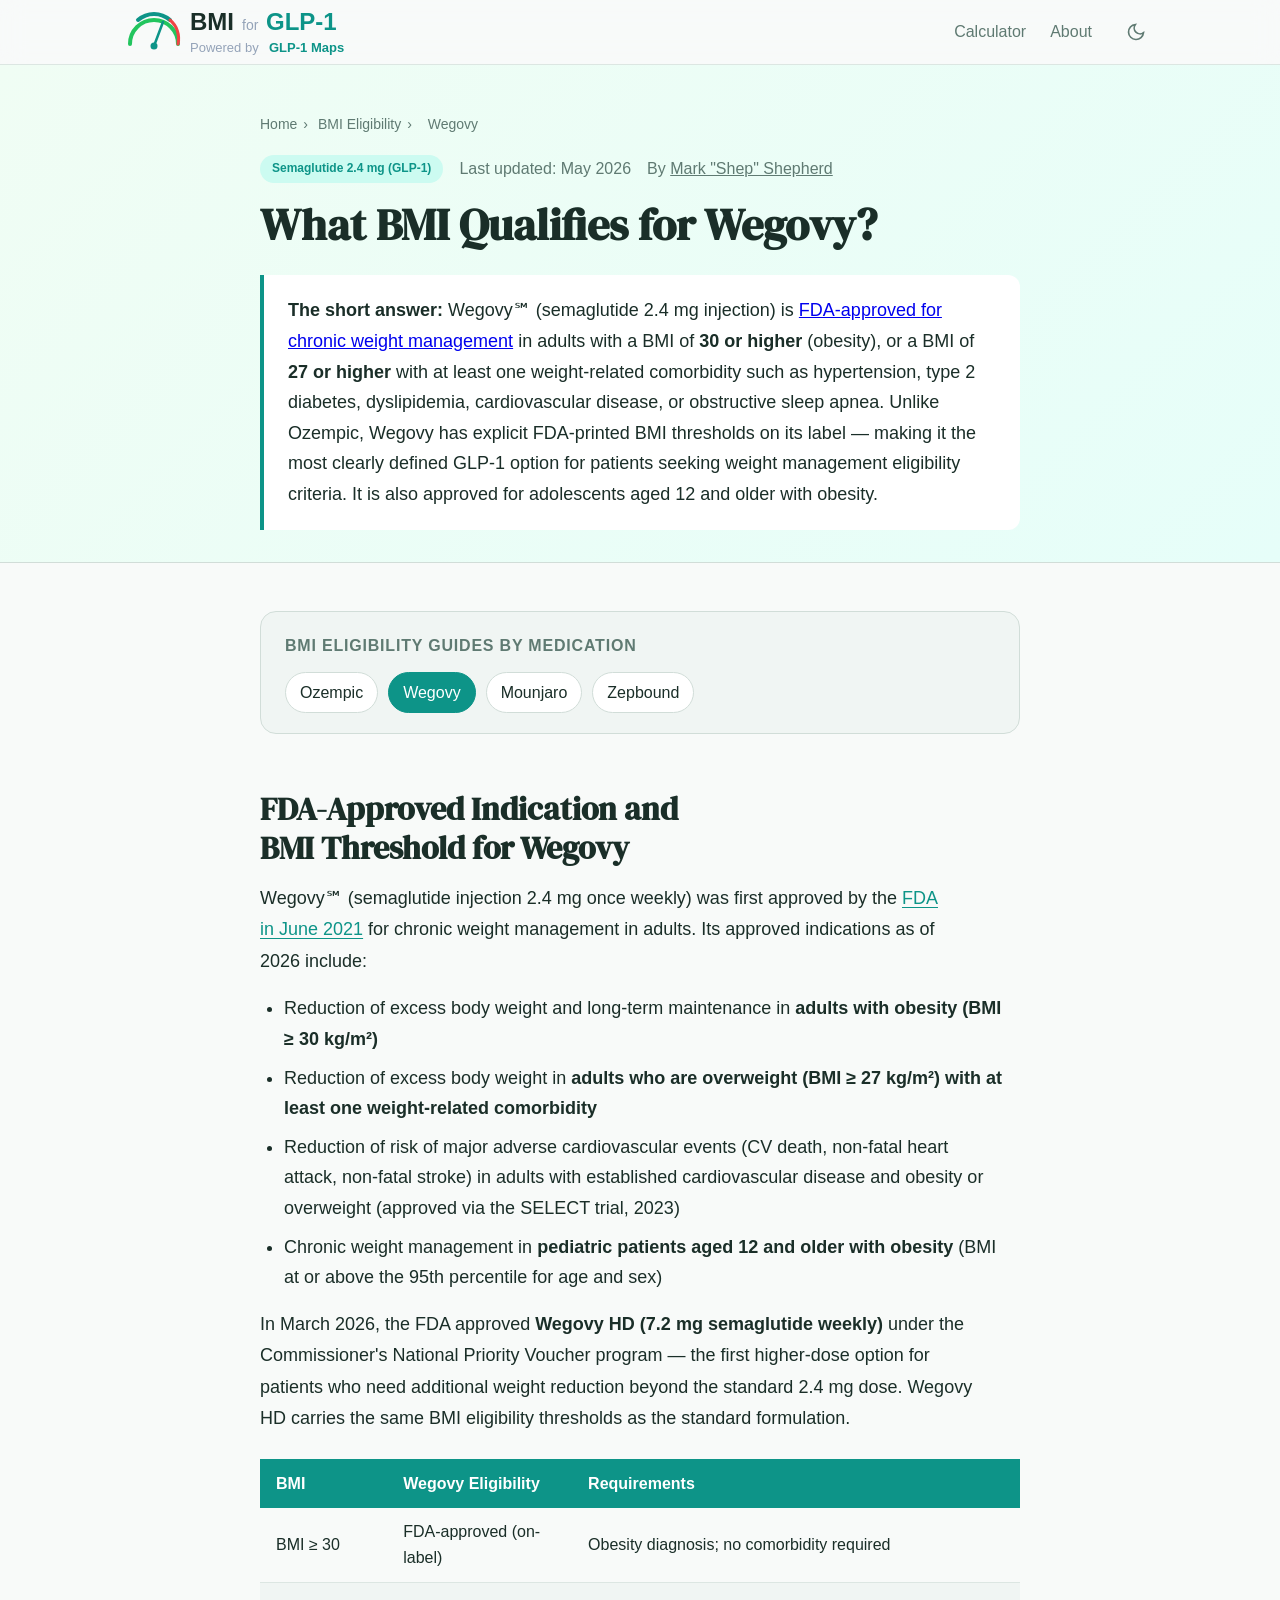
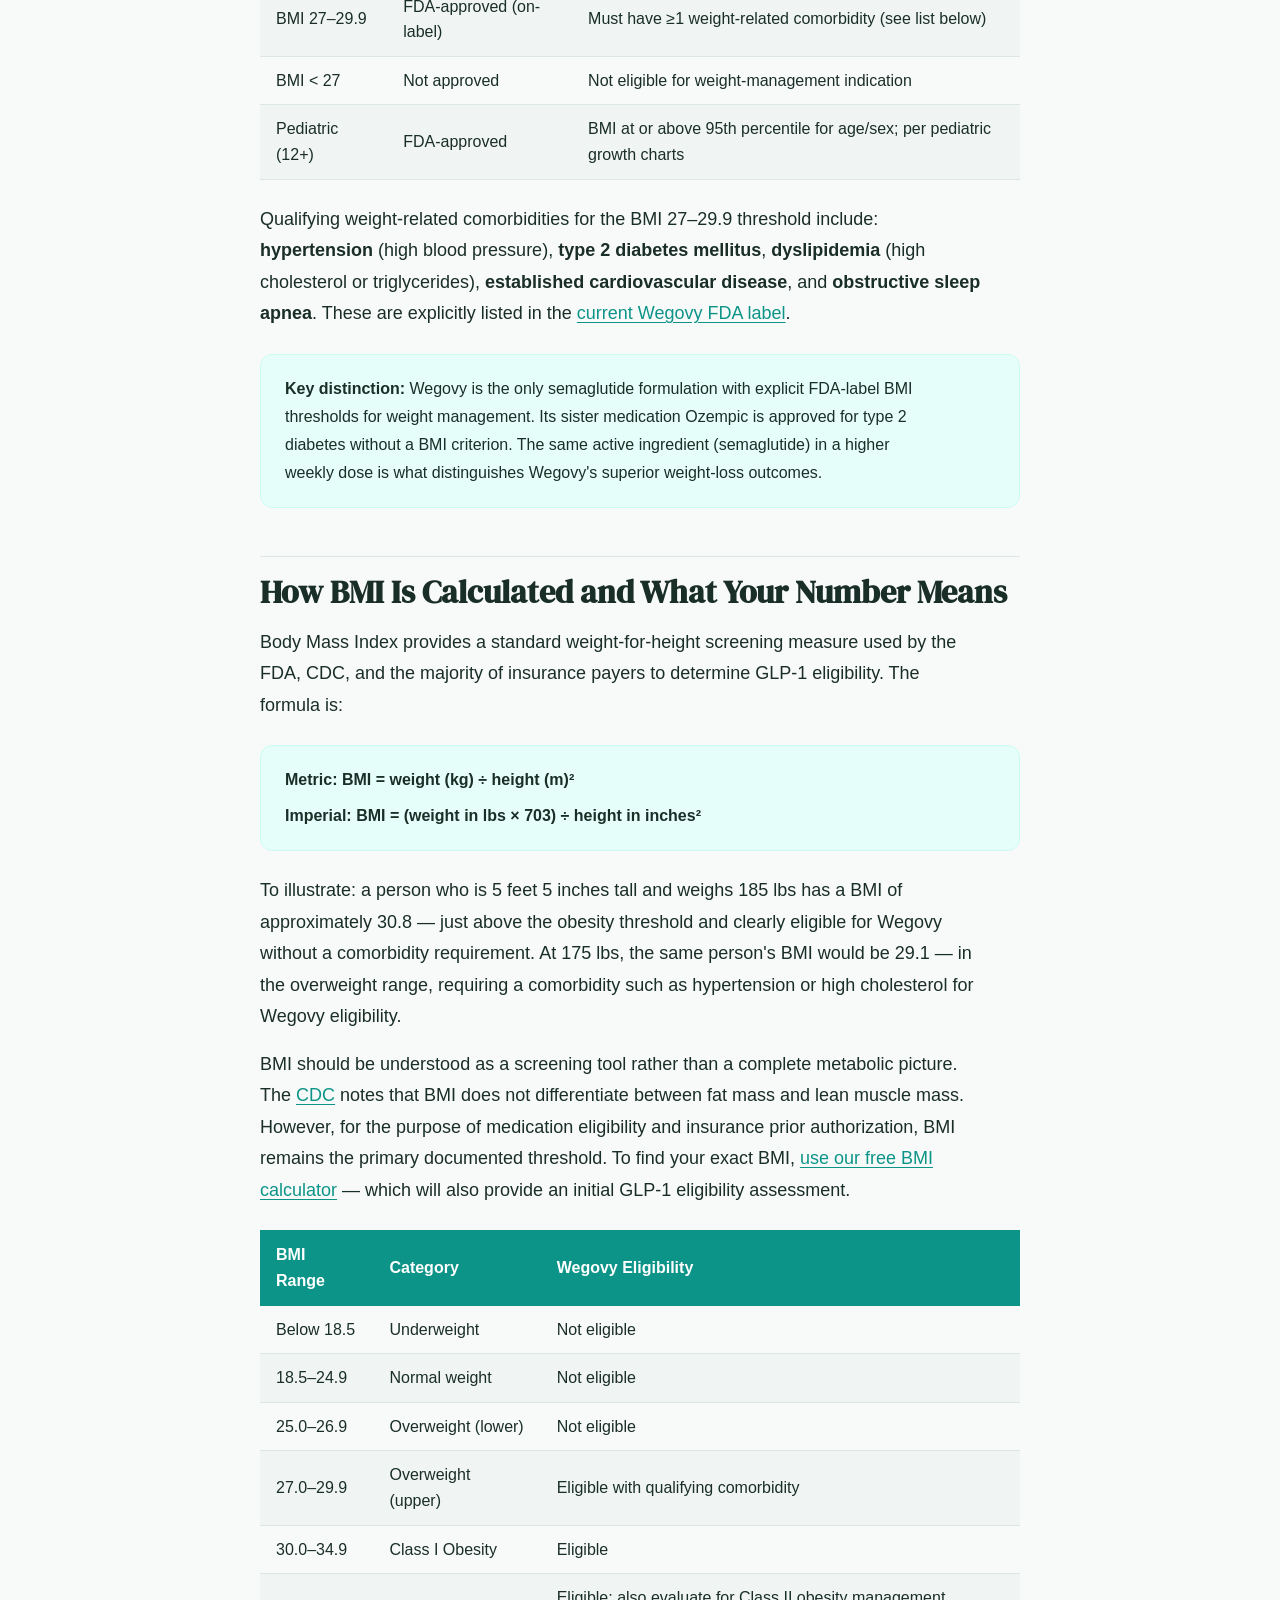
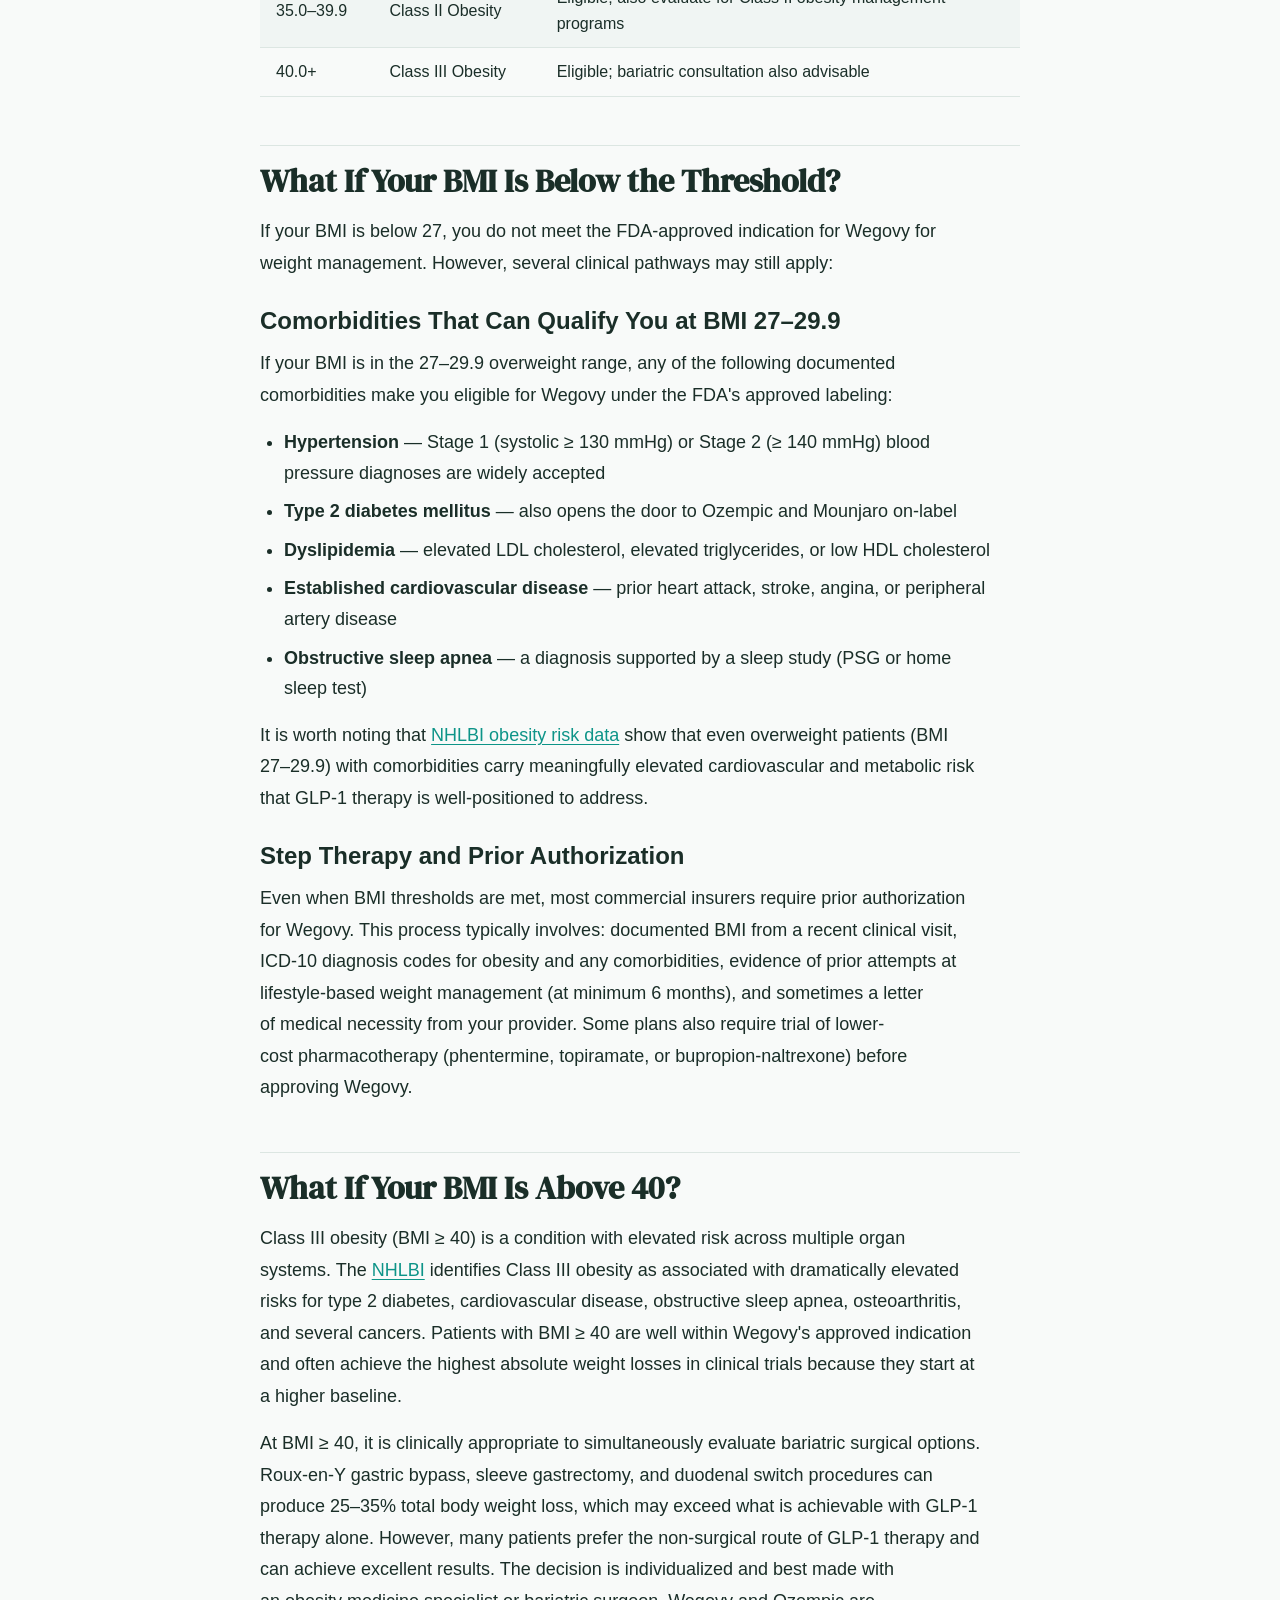
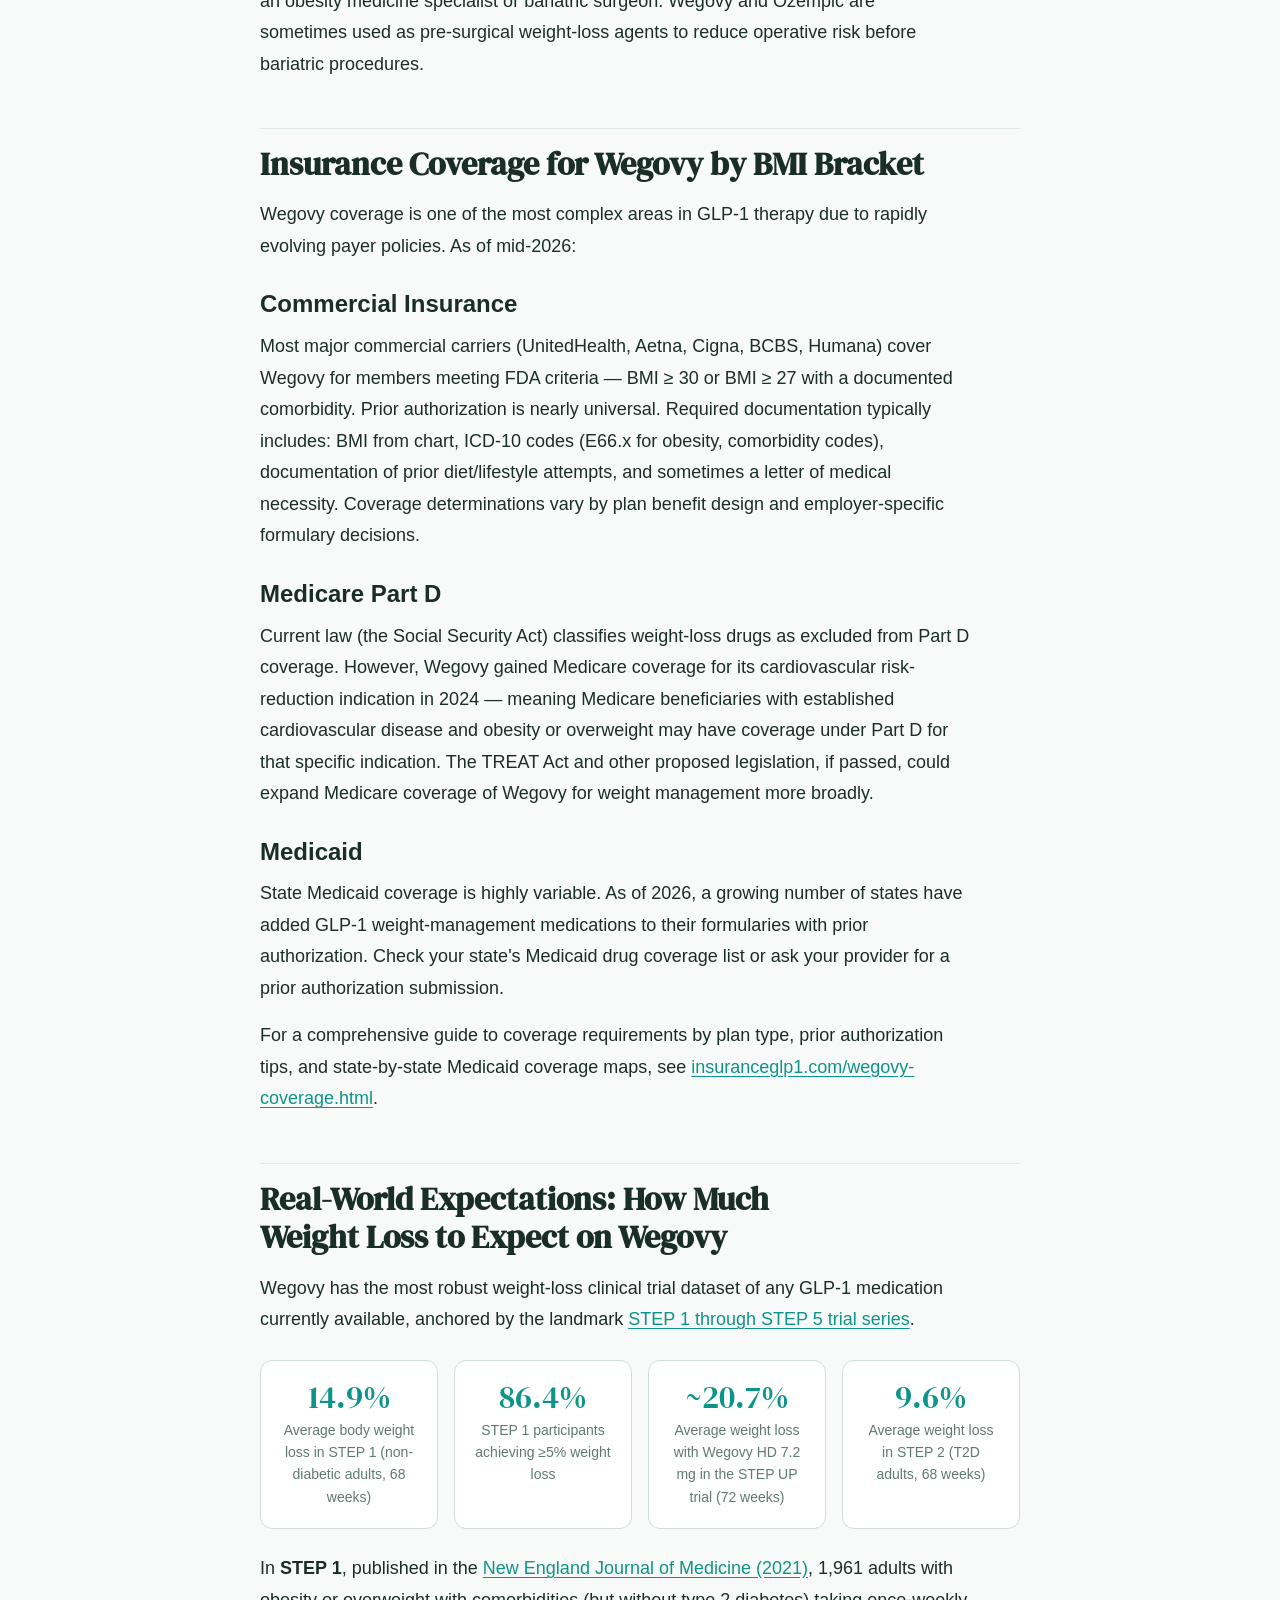
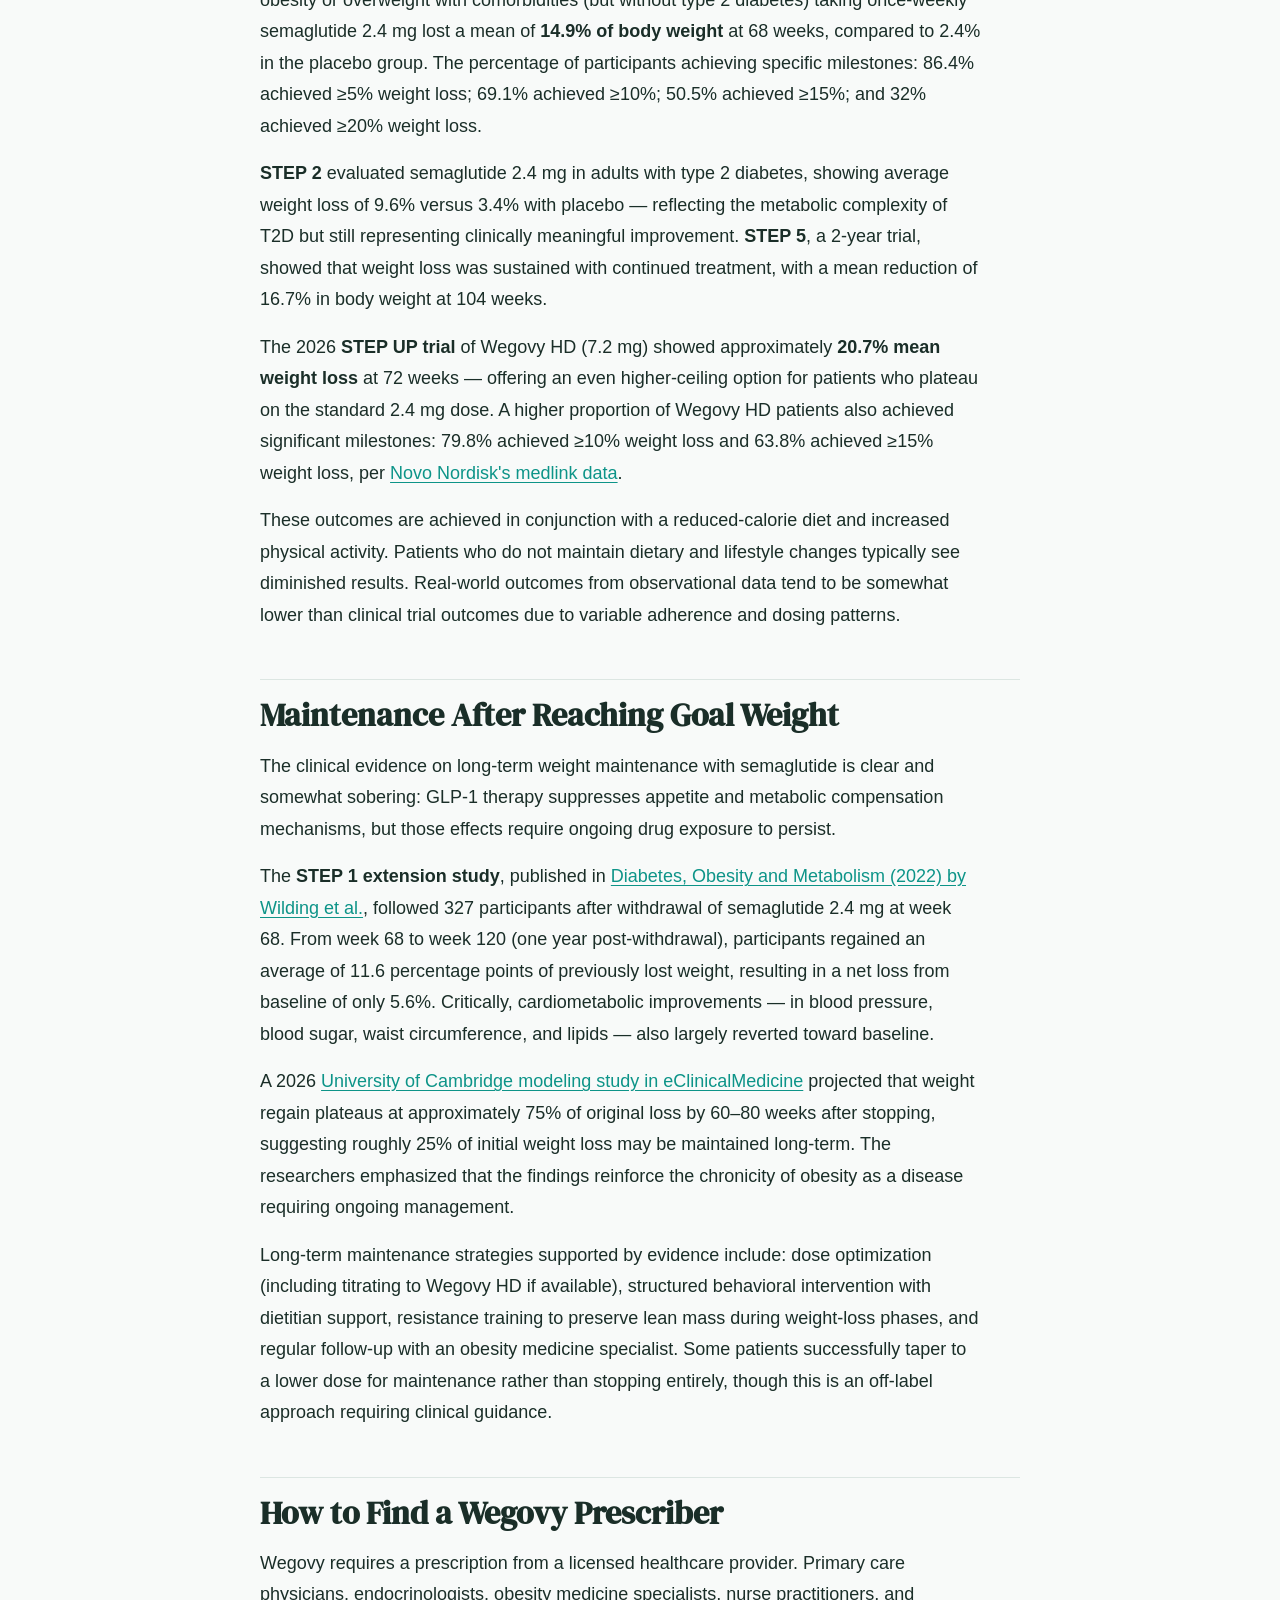
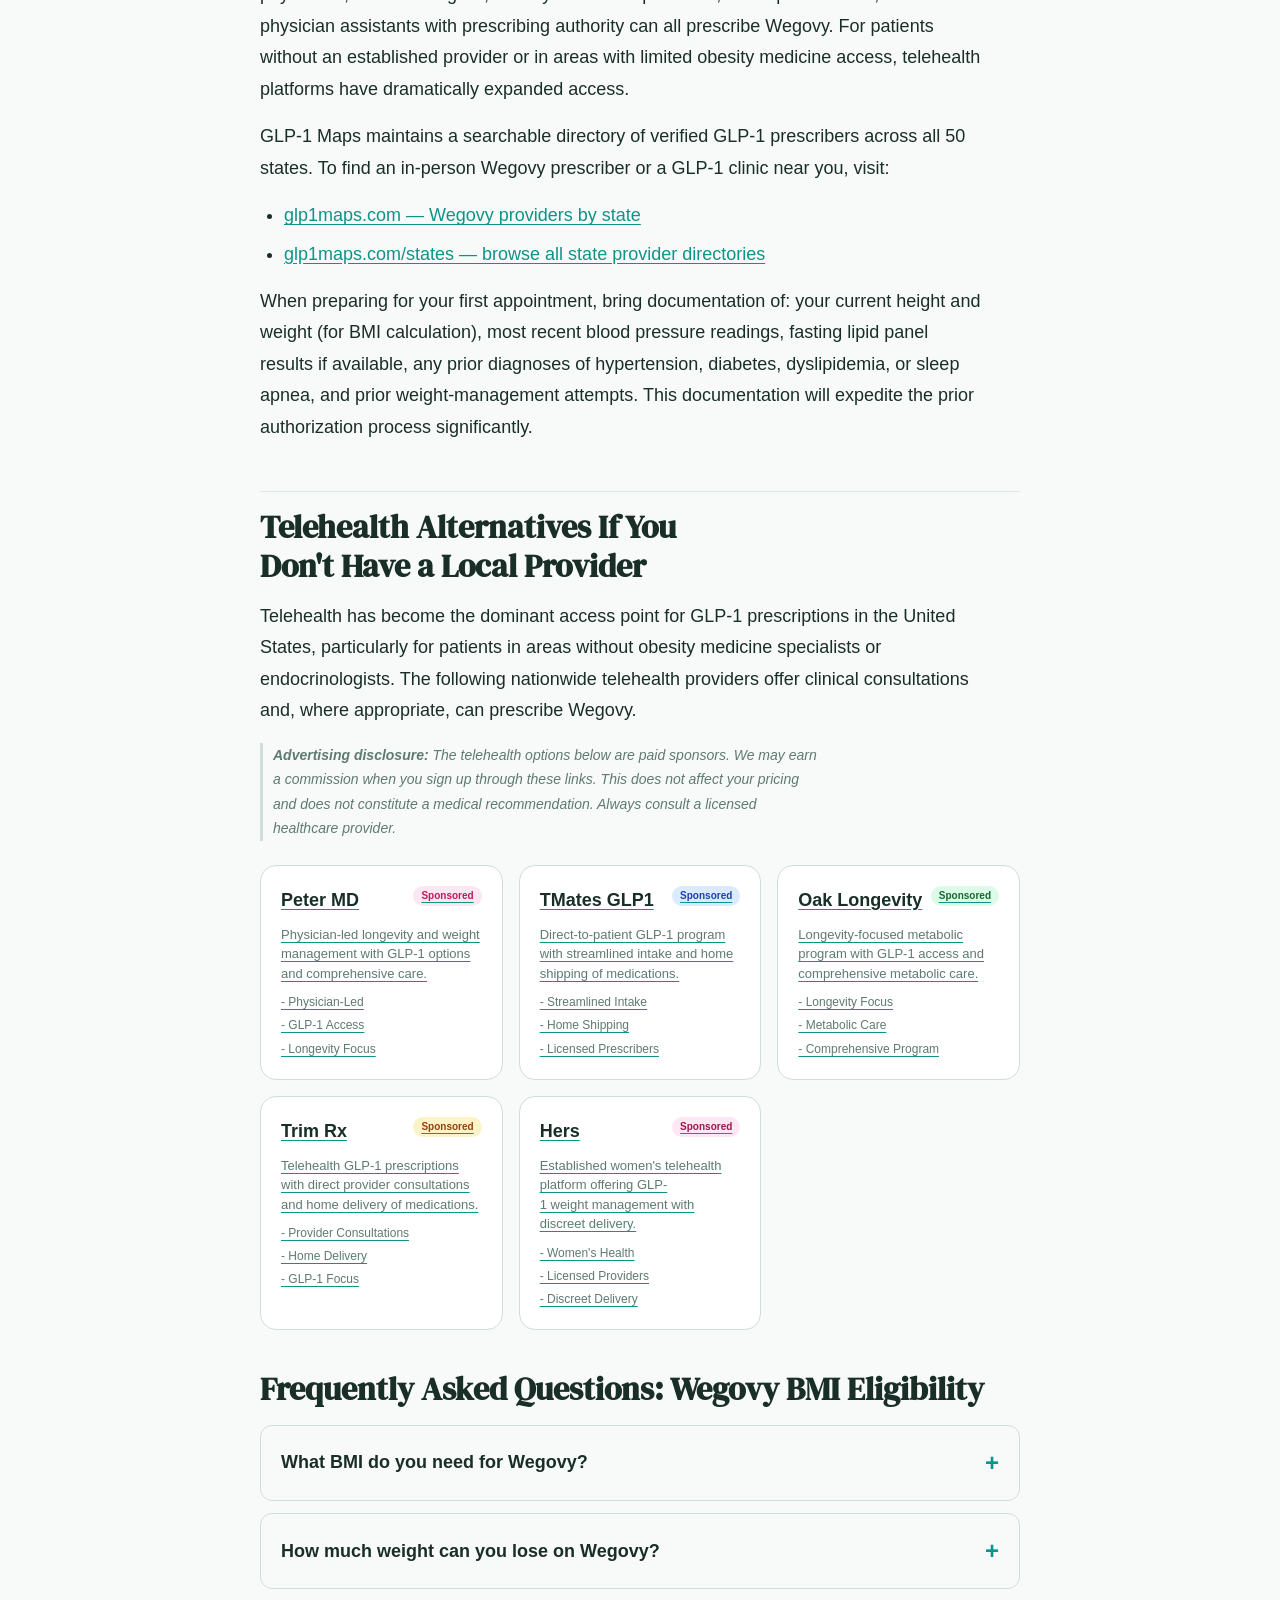
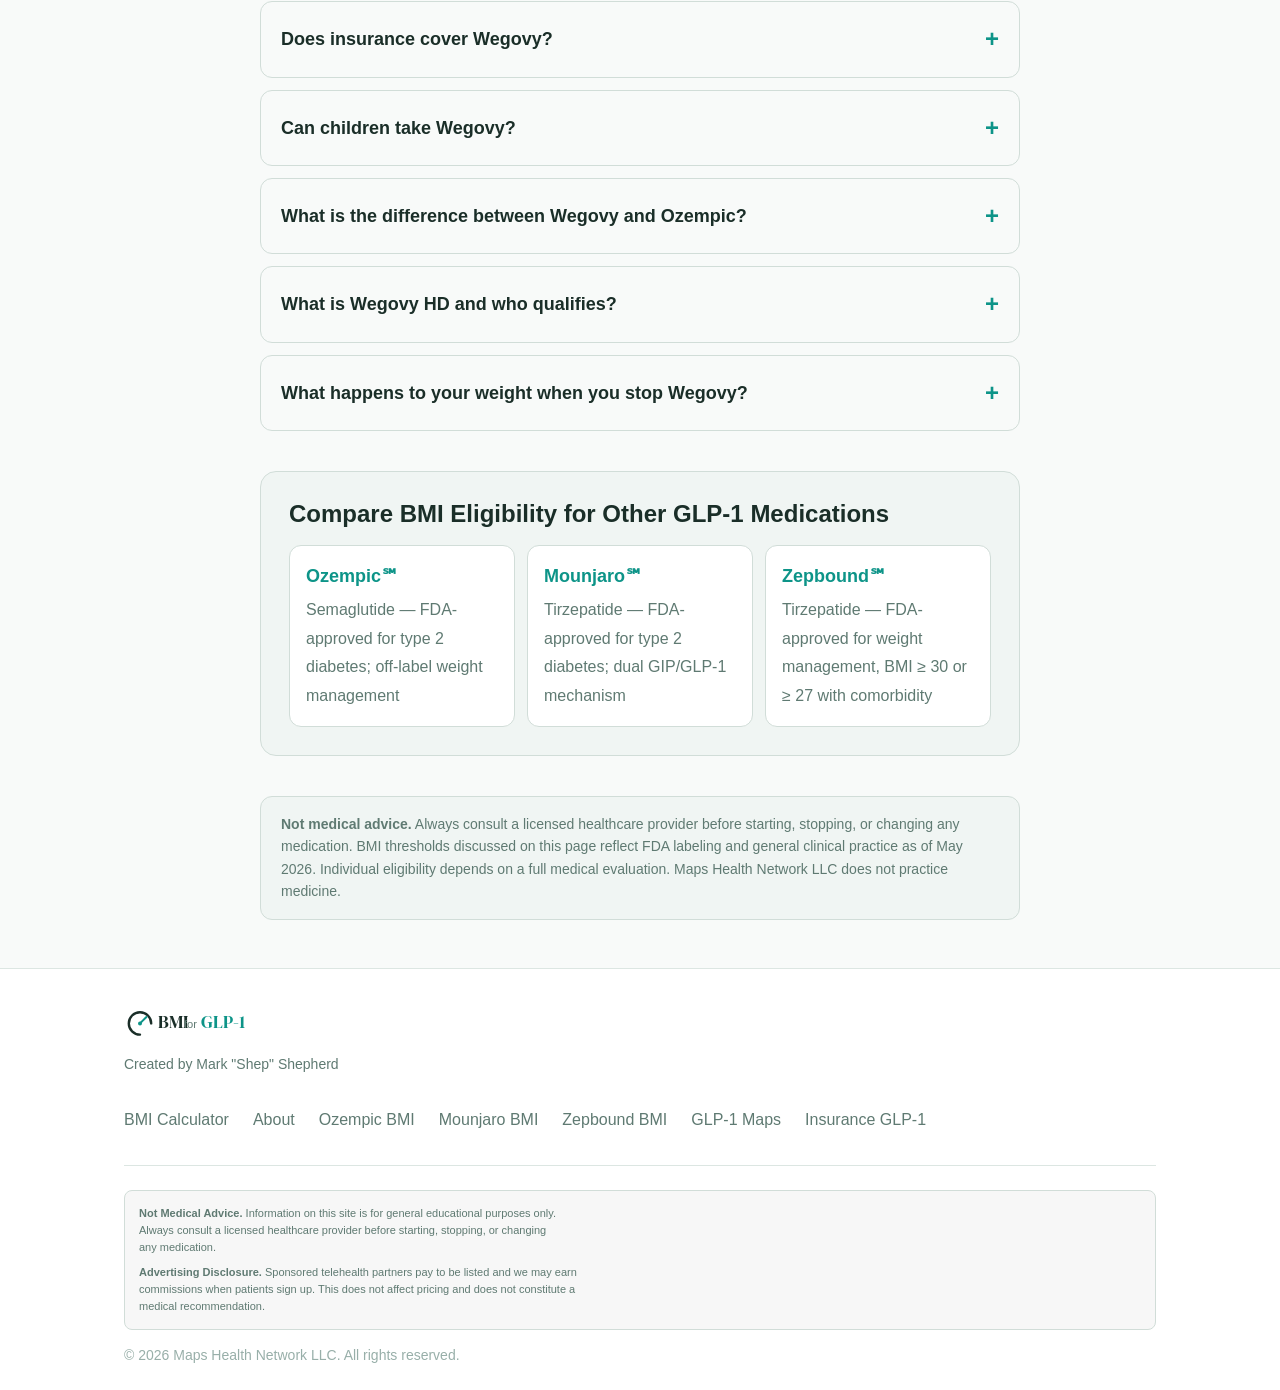
<file: wegovy-bmi.html>
<!DOCTYPE html>
<html lang="en">
<head>
  <meta charset="UTF-8">
  <meta name="viewport" content="width=device-width, initial-scale=1.0">
  <meta name="theme-color" content="#0d9488">
  <meta name="robots" content="index, follow, max-image-preview:large, max-snippet:-1">
  <meta name="author" content="Maps Health Network LLC">
  <!-- Google tag (gtag.js) -->
  <script async src="https://www.googletagmanager.com/gtag/js?id=G-XJ10VYEBLD"></script>
  <script>
    window.dataLayer = window.dataLayer || [];
    function gtag(){dataLayer.push(arguments);}
    gtag('js', new Date());
    gtag('config', 'G-XJ10VYEBLD');
  </script>
  <title>What BMI Qualifies for Wegovy? 2026 Guide — BMI for GLP-1</title>
  <meta name="description" content="What BMI qualifies for Wegovy? Wegovy requires BMI ≥30 or BMI ≥27 with a weight-related comorbidity. Learn exact thresholds, STEP trial results, insurance coverage, and how to find a prescriber. 2026 guide.">
  <link rel="canonical" href="https://www.bmiforglp1.com/wegovy-bmi.html">

  <!-- Open Graph -->
  <meta property="og:type" content="article">
  <meta property="og:title" content="What BMI Qualifies for Wegovy? 2026 Guide">
  <meta property="og:description" content="Wegovy requires BMI ≥30 or BMI ≥27 with a comorbidity. Learn the exact FDA thresholds, STEP trial data, insurance coverage, and how to get prescribed.">
  <meta property="og:url" content="https://www.bmiforglp1.com/wegovy-bmi.html">
  <meta property="og:site_name" content="BMI for GLP-1">
  <meta property="og:image" content="https://www.bmiforglp1.com/og-image.png">
  <meta property="og:image:width" content="1200">
  <meta property="og:image:height" content="630">
  <meta property="og:locale" content="en_US">

  <!-- Twitter Card -->
  <meta name="twitter:card" content="summary_large_image">
  <meta name="twitter:title" content="What BMI Qualifies for Wegovy? 2026 Guide">
  <meta name="twitter:description" content="Wegovy requires BMI ≥30 or BMI ≥27 with a comorbidity. Learn the exact FDA thresholds, STEP trial data, and insurance coverage.">
  <meta name="twitter:image" content="https://www.bmiforglp1.com/og-image.png">

  <!-- Fonts -->
  <link rel="preconnect" href="https://api.fontshare.com" crossorigin>
  <link rel="preconnect" href="https://fonts.googleapis.com">
  <link rel="preconnect" href="https://fonts.gstatic.com" crossorigin>
  <link href="https://api.fontshare.com/v2/css?f[]=general-sans@400,500,600,700&display=swap" rel="stylesheet">
  <link href="https://fonts.googleapis.com/css2?family=DM+Serif+Display:ital@0;1&display=swap" rel="stylesheet">

  <link rel="icon" type="image/svg+xml" href="data:image/svg+xml,%3Csvg xmlns='http://www.w3.org/2000/svg' viewBox='0 0 32 32'%3E%3Crect width='32' height='32' rx='6' fill='%230d9488'/%3E%3Ctext x='16' y='22' text-anchor='middle' font-family='sans-serif' font-weight='700' font-size='16' fill='white'%3EBMI%3C/text%3E%3C/svg%3E">

  <!-- Schema: MedicalWebPage -->
  <script type="application/ld+json">
  {
    "@context": "https://schema.org",
    "@type": "MedicalWebPage",
    "name": "What BMI Qualifies for Wegovy? 2026 Guide",
    "description": "Comprehensive guide on BMI eligibility for Wegovy (semaglutide 2.4 mg), including FDA-approved BMI thresholds, STEP trial outcomes, insurance coverage, and how to find a prescriber.",
    "url": "https://www.bmiforglp1.com/wegovy-bmi.html",
    "inLanguage": "en-US",
    "lastReviewed": "2026-05-06",
    "dateModified": "2026-05-06",
    "author": {
      "@type": "Person",
      "name": "Mark \"Shep\" Shepherd",
      "jobTitle": "Founder, Maps Health Network LLC",
      "sameAs": [
        "https://www.glp1maps.com/",
        "https://www.bmiforglp1.com/about.html",
        "https://www.insuranceglp1.com/",
        "https://www.shepsmethod.com/"
      ]
    },
    "publisher": {
      "@type": "Organization",
      "name": "Maps Health Network LLC",
      "url": "https://www.glp1maps.com/"
    },
    "about": {
      "@type": "Drug",
      "name": "Wegovy",
      "nonproprietaryName": "semaglutide",
      "manufacturer": {
        "@type": "Organization",
        "name": "Novo Nordisk"
      },
      "prescriptionStatus": "PrescriptionOnly",
      "mechanismOfAction": "GLP-1 receptor agonist",
      "legalStatus": "FDA approved for chronic weight management in adults with obesity (BMI ≥30) or overweight (BMI ≥27) with weight-related comorbidity"
    },
    "audience": {
      "@type": "MedicalAudience",
      "audienceType": "Patient"
    },
    "mainEntity": {
      "@type": "FAQPage",
      "mainEntity": [
        {
          "@type": "Question",
          "name": "What BMI do you need for Wegovy?",
          "acceptedAnswer": {
            "@type": "Answer",
            "text": "Wegovy is FDA-approved for adults with a BMI of 30 or higher (obesity), or a BMI of 27 or higher with at least one weight-related comorbidity such as hypertension, type 2 diabetes, dyslipidemia, or cardiovascular disease. It is also approved for pediatric patients 12 and older with obesity."
          }
        },
        {
          "@type": "Question",
          "name": "How much weight can you lose on Wegovy?",
          "acceptedAnswer": {
            "@type": "Answer",
            "text": "In the STEP 1 clinical trial, adults without diabetes taking Wegovy (semaglutide 2.4 mg weekly) lost an average of 14.9% of their body weight over 68 weeks, compared to 2.4% with placebo. 86.4% of participants achieved at least 5% weight loss, and 50.5% achieved at least 15% weight loss. The newer Wegovy HD (7.2 mg) approved in March 2026 showed approximately 20.7% average weight loss in the STEP UP trial."
          }
        },
        {
          "@type": "Question",
          "name": "Does insurance cover Wegovy?",
          "acceptedAnswer": {
            "@type": "Answer",
            "text": "Coverage varies widely. Many commercial plans cover Wegovy for patients meeting FDA criteria (BMI ≥30 or ≥27 with comorbidity). Medicare Part D does not cover weight-loss medications under current law. Some state Medicaid programs have expanded coverage. Prior authorization typically requires documented BMI, comorbidities, and prior failed weight-management attempts."
          }
        },
        {
          "@type": "Question",
          "name": "Can children take Wegovy?",
          "acceptedAnswer": {
            "@type": "Answer",
            "text": "Yes. Wegovy is FDA-approved for pediatric patients aged 12 and older with obesity (BMI at or above the 95th percentile for age and sex). This expanded indication was granted by the FDA in December 2022. The adult BMI cutoffs of 30 and 27 do not apply to pediatric patients; age-specific BMI percentile charts are used instead."
          }
        },
        {
          "@type": "Question",
          "name": "What is the difference between Wegovy and Ozempic?",
          "acceptedAnswer": {
            "@type": "Answer",
            "text": "Both contain semaglutide, but at different doses and for different indications. Wegovy (2.4 mg weekly) is FDA-approved for chronic weight management. Ozempic (0.5–2 mg weekly) is FDA-approved for type 2 diabetes. The higher dose in Wegovy is what drives the greater weight loss seen in STEP trial data. Novo Nordisk markets them as separate products with distinct labeling."
          }
        },
        {
          "@type": "Question",
          "name": "What happens if I stop taking Wegovy?",
          "acceptedAnswer": {
            "@type": "Answer",
            "text": "Studies show most people regain significant weight after stopping Wegovy. The STEP 1 extension trial found participants regained approximately two-thirds of prior weight loss within one year of stopping semaglutide. A 2026 University of Cambridge modeling study projected that weight regain plateaus at about 75% of original loss, with roughly 25% sustained long-term. Ongoing treatment or a structured maintenance plan is essential."
          }
        },
        {
          "@type": "Question",
          "name": "What is Wegovy HD and who qualifies?",
          "acceptedAnswer": {
            "@type": "Answer",
            "text": "Wegovy HD is a higher-dose formulation of semaglutide (7.2 mg weekly) approved by the FDA in March 2026 for additional weight loss in adults who have not achieved adequate results on the standard 2.4 mg dose. It carries the same BMI eligibility thresholds (BMI ≥30 or BMI ≥27 with comorbidity) as the original Wegovy. Clinical trial data showed approximately 20.7% average weight loss versus about 17% with the standard dose."
          }
        }
      ]
    }
  }
  </script>

  <!-- Schema: BreadcrumbList -->
  <script type="application/ld+json">
  {
    "@context": "https://schema.org",
    "@type": "BreadcrumbList",
    "itemListElement": [
      {
        "@type": "ListItem",
        "position": 1,
        "name": "Home",
        "item": "https://www.bmiforglp1.com/"
      },
      {
        "@type": "ListItem",
        "position": 2,
        "name": "BMI Eligibility by Medication",
        "item": "https://www.bmiforglp1.com/#medication-eligibility"
      },
      {
        "@type": "ListItem",
        "position": 3,
        "name": "Wegovy BMI Requirements",
        "item": "https://www.bmiforglp1.com/wegovy-bmi.html"
      }
    ]
  }
  </script>

  <link rel="stylesheet" href="style.css">
  <style>
    .article-hero { background: linear-gradient(135deg, #f0fdf4 0%, #e6fef9 100%); padding: 48px 0 32px; border-bottom: 1px solid var(--color-border); }
    .article-meta { font-size: var(--text-sm); color: var(--color-text-muted); margin-bottom: 16px; display: flex; gap: 16px; flex-wrap: wrap; align-items: center; }
    .article-badge { background: var(--color-primary-light); color: var(--color-primary); padding: 4px 12px; border-radius: var(--radius-full); font-size: 12px; font-weight: 600; }
    .article-hero h1 { font-family: var(--font-display); font-size: clamp(1.75rem, 1.2rem + 2vw, 2.75rem); color: var(--color-text); margin-bottom: 20px; line-height: 1.2; }
    .article-summary { background: var(--color-surface); border-left: 4px solid var(--color-primary); border-radius: 0 var(--radius-lg) var(--radius-lg) 0; padding: 20px 24px; margin: 24px 0 0; font-size: var(--text-base); line-height: 1.7; }
    .article-body { max-width: 800px; margin: 0 auto; padding: 48px 20px; }
    .article-body h2 { font-family: var(--font-display); font-size: clamp(1.4rem, 1rem + 1.5vw, 2rem); color: var(--color-text); margin: 48px 0 16px; padding-top: 16px; border-top: 1px solid var(--color-divider); }
    .article-body h2:first-of-type { border-top: none; margin-top: 0; }
    .article-body h3 { font-size: var(--text-lg); font-weight: 600; color: var(--color-text); margin: 28px 0 12px; }
    .article-body p { font-size: var(--text-base); line-height: 1.75; color: var(--color-text); margin-bottom: 16px; }
    .article-body ul, .article-body ol { padding-left: 24px; margin-bottom: 16px; }
    .article-body li { font-size: var(--text-base); line-height: 1.7; color: var(--color-text); margin-bottom: 8px; }
    .article-body a { color: var(--color-primary); text-decoration: underline; text-underline-offset: 3px; }
    .article-body a:hover { color: var(--color-primary-hover); }
    .bmi-table { width: 100%; border-collapse: collapse; margin: 24px 0; font-size: var(--text-sm); }
    .bmi-table th { background: var(--color-primary); color: white; padding: 12px 16px; text-align: left; font-weight: 600; }
    .bmi-table td { padding: 11px 16px; border-bottom: 1px solid var(--color-divider); }
    .bmi-table tr:nth-child(even) td { background: var(--color-surface-2); }
    .callout { background: var(--color-primary-lighter); border: 1px solid var(--color-primary-light); border-radius: var(--radius-lg); padding: 20px 24px; margin: 24px 0; }
    .callout p { margin: 0; font-size: var(--text-sm); }
    .stat-grid { display: grid; grid-template-columns: repeat(auto-fit, minmax(160px, 1fr)); gap: 16px; margin: 24px 0; }
    .stat-card { background: var(--color-surface); border: 1px solid var(--color-border); border-radius: var(--radius-lg); padding: 20px; text-align: center; }
    .stat-card .stat-number { font-family: var(--font-display); font-size: 2rem; color: var(--color-primary); line-height: 1; margin-bottom: 6px; }
    .stat-card .stat-label { font-size: var(--text-xs); color: var(--color-text-muted); }
    .faq-item { border: 1px solid var(--color-border); border-radius: var(--radius-lg); margin-bottom: 12px; overflow: hidden; }
    .faq-item summary { padding: 18px 20px; font-weight: 600; font-size: var(--text-base); cursor: pointer; list-style: none; display: flex; justify-content: space-between; align-items: center; color: var(--color-text); }
    .faq-item summary::-webkit-details-marker { display: none; }
    .faq-item summary::after { content: '+'; font-size: 1.5rem; color: var(--color-primary); flex-shrink: 0; margin-left: 12px; }
    .faq-item[open] summary::after { content: '−'; }
    .faq-item .faq-answer { padding: 16px 20px 20px; font-size: var(--text-base); line-height: 1.7; color: var(--color-text); border-top: 1px solid var(--color-divider); }
    .telehealth-grid { display: grid; grid-template-columns: repeat(auto-fit, minmax(240px, 1fr)); gap: 16px; margin: 24px 0; }
    .telehealth-card { display: block; padding: 20px; border: 1px solid var(--color-border); border-radius: var(--radius-xl); text-decoration: none; transition: box-shadow 0.2s, border-color 0.2s; background: var(--color-surface); }
    .telehealth-card:hover { box-shadow: var(--shadow-md); border-color: var(--color-primary); text-decoration: none; }
    .telehealth-card-header { display: flex; justify-content: space-between; align-items: flex-start; margin-bottom: 10px; }
    .telehealth-card strong { color: var(--color-text); font-size: var(--text-base); }
    .sponsored-badge { font-size: 10px; background: #fce7f3; color: #be185d; padding: 2px 8px; border-radius: var(--radius-full); font-weight: 600; flex-shrink: 0; }
    .telehealth-card p { font-size: 13px; color: var(--color-text-muted); margin: 0 0 10px; line-height: 1.5; }
    .telehealth-card-features { display: flex; flex-direction: column; gap: 4px; }
    .telehealth-card-features span { font-size: 12px; color: var(--color-text-muted); }
    .med-nav { background: var(--color-surface-2); border: 1px solid var(--color-border); border-radius: var(--radius-xl); padding: 20px 24px; margin-bottom: 40px; }
    .med-nav p { font-size: var(--text-sm); font-weight: 600; color: var(--color-text-muted); margin: 0 0 12px; text-transform: uppercase; letter-spacing: 0.05em; }
    .med-nav-links { display: flex; flex-wrap: wrap; gap: 10px; }
    .med-nav-links a { font-size: var(--text-sm); padding: 7px 14px; border: 1px solid var(--color-border); border-radius: var(--radius-full); color: var(--color-text); text-decoration: none; background: var(--color-surface); transition: all 0.15s; }
    .med-nav-links a:hover { border-color: var(--color-primary); color: var(--color-primary); }
    .med-nav-links a.active { background: var(--color-primary); color: white; border-color: var(--color-primary); }
    .disclaimer-footer { background: var(--color-surface-2); border: 1px solid var(--color-border); border-radius: var(--radius-lg); padding: 16px 20px; margin: 40px 0 0; font-size: var(--text-xs); color: var(--color-text-muted); line-height: 1.6; }
    .breadcrumb { font-size: var(--text-xs); color: var(--color-text-muted); margin-bottom: 20px; }
    .breadcrumb a { color: var(--color-text-muted); text-decoration: none; }
    .breadcrumb a:hover { color: var(--color-primary); }
    .breadcrumb span { margin: 0 6px; }
  </style>
  <script type="application/ld+json">
{
  "@context": "https://schema.org",
  "@type": "Person",
  "@id": "https://shepsmethod.com/about.html#person",
  "name": "Mark Shepherd",
  "alternateName": "Shep Shepherd",
  "jobTitle": "Founder",
  "worksFor": {
    "@type": "Organization",
    "name": "Maps Health Network, LLC",
    "url": "https://www.glp1maps.com"
  },
  "description": "35 years in U.S. medical device sales, 26 of those at Medtronic. Two-time U.S. Representative of the Year at Medtronic. GLP-1 patient who lost 50 pounds in 9 months on Mounjaro. Founder of Maps Health Network, LLC. Creator of The S.H.E.P.S. Method.",
  "image": "https://shepsmethod.com/assets/shep-headshot.jpg",
  "email": "Mark@GLP1Receptionist.com",
  "url": "https://shepsmethod.com/about.html",
  "knowsAbout": ["GLP-1 medications", "Ozempic", "Wegovy", "Mounjaro", "Zepbound", "Weight management", "Medical device sales", "Patient concierge systems"],
  "sameAs": ["https://www.glp1maps.com", "https://glp1receptionist.com", "https://shepsmethod.com", "https://www.bmiforglp1.com", "https://www.insuranceglp1.com"]
}
  </script>
</head>
<body>
  <header class="site-header">
    <div class="container header-inner">
      <a href="/" class="logo-link" aria-label="BMI for GLP-1 Home">
        <svg class="logo-svg" viewBox="0 0 260 56" fill="none" xmlns="http://www.w3.org/2000/svg" style="width:260px;height:56px">
          <path d="M6 40 A24 24 0 0 1 54 40" stroke="#22c55e" stroke-width="4" stroke-linecap="round" fill="none"/>
          <path d="M14 16 A24 24 0 0 1 46 16" stroke="#0d9488" stroke-width="4" stroke-linecap="round" fill="none"/>
          <path d="M46 16 A24 24 0 0 1 54 40" stroke="#ef4444" stroke-width="3" stroke-linecap="round" fill="none"/>
          <line x1="30" y1="42" x2="39" y2="18" stroke="var(--color-primary, #0d9488)" stroke-width="2.5" stroke-linecap="round"/>
          <circle cx="30" cy="42" r="3.5" fill="var(--color-primary, #0d9488)"/>
          <text x="66" y="26" font-family="-apple-system, BlinkMacSystemFont, sans-serif" font-size="24" font-weight="800" fill="currentColor">BMI</text>
          <text x="118" y="26" font-family="-apple-system, BlinkMacSystemFont, sans-serif" font-size="14" font-weight="400" fill="#94a3b8">for</text>
          <text x="142" y="26" font-family="-apple-system, BlinkMacSystemFont, sans-serif" font-size="24" font-weight="800" fill="var(--color-primary, #0d9488)">GLP-1</text>
          <text x="66" y="48" font-family="-apple-system, BlinkMacSystemFont, sans-serif" font-size="13" font-weight="400" fill="#94a3b8">Powered by</text>
          <text x="145" y="48" font-family="-apple-system, BlinkMacSystemFont, sans-serif" font-size="13" font-weight="700" fill="var(--color-primary, #0d9488)">GLP-1 Maps</text>
        </svg>
      </a>
      <nav class="header-nav">
        <a href="/" class="nav-link">Calculator</a>
        <a href="/about.html" class="nav-link">About</a>
        <button data-theme-toggle aria-label="Switch to dark mode" class="theme-toggle">
          <svg width="20" height="20" viewBox="0 0 24 24" fill="none" stroke="currentColor" stroke-width="2"><path d="M21 12.79A9 9 0 1 1 11.21 3 7 7 0 0 0 21 12.79z"/></svg>
        </button>
      </nav>
    </div>
  </header>

  <main>
    <section class="article-hero">
      <div class="container" style="max-width:800px; padding:0 20px">
        <nav class="breadcrumb" aria-label="Breadcrumb">
          <a href="/">Home</a><span>›</span>
          <a href="/#medication-eligibility">BMI Eligibility</a><span>›</span>
          <span>Wegovy</span>
        </nav>
        <div class="article-meta">
          <span class="article-badge">Semaglutide 2.4 mg (GLP-1)</span>
          <span>Last updated: May 2026</span>
          <span>By <a href="/about.html" style="color:var(--color-text-muted)">Mark "Shep" Shepherd</a></span>
        </div>
        <h1>What BMI Qualifies for Wegovy?</h1>
        <div class="article-summary">
          <p><strong>The short answer:</strong> Wegovy&#8480; (semaglutide 2.4 mg injection) is <a href="https://www.accessdata.fda.gov/drugsatfda_docs/label/2025/215256s024lbl.pdf" target="_blank" rel="noopener noreferrer">FDA-approved for chronic weight management</a> in adults with a BMI of <strong>30 or higher</strong> (obesity), or a BMI of <strong>27 or higher</strong> with at least one weight-related comorbidity such as hypertension, type 2 diabetes, dyslipidemia, cardiovascular disease, or obstructive sleep apnea. Unlike Ozempic, Wegovy has explicit FDA-printed BMI thresholds on its label — making it the most clearly defined GLP-1 option for patients seeking weight management eligibility criteria. It is also approved for adolescents aged 12 and older with obesity.</p>
        </div>
      </div>
    </section>

    <div class="article-body">

      <div class="med-nav">
        <p>BMI eligibility guides by medication</p>
        <div class="med-nav-links">
          <a href="/ozempic-bmi.html">Ozempic</a>
          <a href="/wegovy-bmi.html" class="active">Wegovy</a>
          <a href="/mounjaro-bmi.html">Mounjaro</a>
          <a href="/zepbound-bmi.html">Zepbound</a>
        </div>
      </div>

      <h2>FDA-Approved Indication and BMI Threshold for Wegovy</h2>
      <p>Wegovy&#8480; (semaglutide injection 2.4 mg once weekly) was first approved by the <a href="https://www.fda.gov/drugs/drug-approvals-and-databases/drug-trials-snapshots-wegovy" target="_blank" rel="noopener noreferrer">FDA in June 2021</a> for chronic weight management in adults. Its approved indications as of 2026 include:</p>
      <ul>
        <li>Reduction of excess body weight and long-term maintenance in <strong>adults with obesity (BMI ≥ 30 kg/m²)</strong></li>
        <li>Reduction of excess body weight in <strong>adults who are overweight (BMI ≥ 27 kg/m²) with at least one weight-related comorbidity</strong></li>
        <li>Reduction of risk of major adverse cardiovascular events (CV death, non-fatal heart attack, non-fatal stroke) in adults with established cardiovascular disease and obesity or overweight (approved via the SELECT trial, 2023)</li>
        <li>Chronic weight management in <strong>pediatric patients aged 12 and older with obesity</strong> (BMI at or above the 95th percentile for age and sex)</li>
      </ul>

      <p>In March 2026, the FDA approved <strong>Wegovy HD (7.2 mg semaglutide weekly)</strong> under the Commissioner's National Priority Voucher program — the first higher-dose option for patients who need additional weight reduction beyond the standard 2.4 mg dose. Wegovy HD carries the same BMI eligibility thresholds as the standard formulation.</p>

      <table class="bmi-table">
        <thead>
          <tr><th>BMI</th><th>Wegovy Eligibility</th><th>Requirements</th></tr>
        </thead>
        <tbody>
          <tr><td>BMI ≥ 30</td><td>FDA-approved (on-label)</td><td>Obesity diagnosis; no comorbidity required</td></tr>
          <tr><td>BMI 27–29.9</td><td>FDA-approved (on-label)</td><td>Must have ≥1 weight-related comorbidity (see list below)</td></tr>
          <tr><td>BMI &lt; 27</td><td>Not approved</td><td>Not eligible for weight-management indication</td></tr>
          <tr><td>Pediatric (12+)</td><td>FDA-approved</td><td>BMI at or above 95th percentile for age/sex; per pediatric growth charts</td></tr>
        </tbody>
      </table>

      <p>Qualifying weight-related comorbidities for the BMI 27–29.9 threshold include: <strong>hypertension</strong> (high blood pressure), <strong>type 2 diabetes mellitus</strong>, <strong>dyslipidemia</strong> (high cholesterol or triglycerides), <strong>established cardiovascular disease</strong>, and <strong>obstructive sleep apnea</strong>. These are explicitly listed in the <a href="https://www.accessdata.fda.gov/drugsatfda_docs/label/2025/215256s024lbl.pdf" target="_blank" rel="noopener noreferrer">current Wegovy FDA label</a>.</p>

      <div class="callout">
        <p><strong>Key distinction:</strong> Wegovy is the only semaglutide formulation with explicit FDA-label BMI thresholds for weight management. Its sister medication Ozempic is approved for type 2 diabetes without a BMI criterion. The same active ingredient (semaglutide) in a higher weekly dose is what distinguishes Wegovy's superior weight-loss outcomes.</p>
      </div>

      <h2>How BMI Is Calculated and What Your Number Means</h2>
      <p>Body Mass Index provides a standard weight-for-height screening measure used by the FDA, CDC, and the majority of insurance payers to determine GLP-1 eligibility. The formula is:</p>
      <div class="callout">
        <p><strong>Metric: BMI = weight (kg) ÷ height (m)²</strong></p>
        <p style="margin-top:8px"><strong>Imperial: BMI = (weight in lbs × 703) ÷ height in inches²</strong></p>
      </div>

      <p>To illustrate: a person who is 5 feet 5 inches tall and weighs 185 lbs has a BMI of approximately 30.8 — just above the obesity threshold and clearly eligible for Wegovy without a comorbidity requirement. At 175 lbs, the same person's BMI would be 29.1 — in the overweight range, requiring a comorbidity such as hypertension or high cholesterol for Wegovy eligibility.</p>

      <p>BMI should be understood as a screening tool rather than a complete metabolic picture. The <a href="https://www.cdc.gov/healthyweight/assessing/bmi/adult_bmi/index.html" target="_blank" rel="noopener noreferrer">CDC</a> notes that BMI does not differentiate between fat mass and lean muscle mass. However, for the purpose of medication eligibility and insurance prior authorization, BMI remains the primary documented threshold. To find your exact BMI, <a href="/">use our free BMI calculator</a> — which will also provide an initial GLP-1 eligibility assessment.</p>

      <table class="bmi-table">
        <thead><tr><th>BMI Range</th><th>Category</th><th>Wegovy Eligibility</th></tr></thead>
        <tbody>
          <tr><td>Below 18.5</td><td>Underweight</td><td>Not eligible</td></tr>
          <tr><td>18.5–24.9</td><td>Normal weight</td><td>Not eligible</td></tr>
          <tr><td>25.0–26.9</td><td>Overweight (lower)</td><td>Not eligible</td></tr>
          <tr><td>27.0–29.9</td><td>Overweight (upper)</td><td>Eligible with qualifying comorbidity</td></tr>
          <tr><td>30.0–34.9</td><td>Class I Obesity</td><td>Eligible</td></tr>
          <tr><td>35.0–39.9</td><td>Class II Obesity</td><td>Eligible; also evaluate for Class II obesity management programs</td></tr>
          <tr><td>40.0+</td><td>Class III Obesity</td><td>Eligible; bariatric consultation also advisable</td></tr>
        </tbody>
      </table>

      <h2>What If Your BMI Is Below the Threshold?</h2>
      <p>If your BMI is below 27, you do not meet the FDA-approved indication for Wegovy for weight management. However, several clinical pathways may still apply:</p>

      <h3>Comorbidities That Can Qualify You at BMI 27–29.9</h3>
      <p>If your BMI is in the 27–29.9 overweight range, any of the following documented comorbidities make you eligible for Wegovy under the FDA's approved labeling:</p>
      <ul>
        <li><strong>Hypertension</strong> — Stage 1 (systolic ≥ 130 mmHg) or Stage 2 (≥ 140 mmHg) blood pressure diagnoses are widely accepted</li>
        <li><strong>Type 2 diabetes mellitus</strong> — also opens the door to Ozempic and Mounjaro on-label</li>
        <li><strong>Dyslipidemia</strong> — elevated LDL cholesterol, elevated triglycerides, or low HDL cholesterol</li>
        <li><strong>Established cardiovascular disease</strong> — prior heart attack, stroke, angina, or peripheral artery disease</li>
        <li><strong>Obstructive sleep apnea</strong> — a diagnosis supported by a sleep study (PSG or home sleep test)</li>
      </ul>
      <p>It is worth noting that <a href="https://www.nhlbi.nih.gov/health/overweight-and-obesity/health-risks" target="_blank" rel="noopener noreferrer">NHLBI obesity risk data</a> show that even overweight patients (BMI 27–29.9) with comorbidities carry meaningfully elevated cardiovascular and metabolic risk that GLP-1 therapy is well-positioned to address.</p>

      <h3>Step Therapy and Prior Authorization</h3>
      <p>Even when BMI thresholds are met, most commercial insurers require prior authorization for Wegovy. This process typically involves: documented BMI from a recent clinical visit, ICD-10 diagnosis codes for obesity and any comorbidities, evidence of prior attempts at lifestyle-based weight management (at minimum 6 months), and sometimes a letter of medical necessity from your provider. Some plans also require trial of lower-cost pharmacotherapy (phentermine, topiramate, or bupropion-naltrexone) before approving Wegovy.</p>

      <h2>What If Your BMI Is Above 40?</h2>
      <p>Class III obesity (BMI ≥ 40) is a condition with elevated risk across multiple organ systems. The <a href="https://www.nhlbi.nih.gov/health/overweight-and-obesity/health-risks" target="_blank" rel="noopener noreferrer">NHLBI</a> identifies Class III obesity as associated with dramatically elevated risks for type 2 diabetes, cardiovascular disease, obstructive sleep apnea, osteoarthritis, and several cancers. Patients with BMI ≥ 40 are well within Wegovy's approved indication and often achieve the highest absolute weight losses in clinical trials because they start at a higher baseline.</p>

      <p>At BMI ≥ 40, it is clinically appropriate to simultaneously evaluate bariatric surgical options. Roux-en-Y gastric bypass, sleeve gastrectomy, and duodenal switch procedures can produce 25–35% total body weight loss, which may exceed what is achievable with GLP-1 therapy alone. However, many patients prefer the non-surgical route of GLP-1 therapy and can achieve excellent results. The decision is individualized and best made with an obesity medicine specialist or bariatric surgeon. Wegovy and Ozempic are sometimes used as pre-surgical weight-loss agents to reduce operative risk before bariatric procedures.</p>

      <h2>Insurance Coverage for Wegovy by BMI Bracket</h2>
      <p>Wegovy coverage is one of the most complex areas in GLP-1 therapy due to rapidly evolving payer policies. As of mid-2026:</p>

      <h3>Commercial Insurance</h3>
      <p>Most major commercial carriers (UnitedHealth, Aetna, Cigna, BCBS, Humana) cover Wegovy for members meeting FDA criteria — BMI ≥ 30 or BMI ≥ 27 with a documented comorbidity. Prior authorization is nearly universal. Required documentation typically includes: BMI from chart, ICD-10 codes (E66.x for obesity, comorbidity codes), documentation of prior diet/lifestyle attempts, and sometimes a letter of medical necessity. Coverage determinations vary by plan benefit design and employer-specific formulary decisions.</p>

      <h3>Medicare Part D</h3>
      <p>Current law (the Social Security Act) classifies weight-loss drugs as excluded from Part D coverage. However, Wegovy gained Medicare coverage for its cardiovascular risk-reduction indication in 2024 — meaning Medicare beneficiaries with established cardiovascular disease and obesity or overweight may have coverage under Part D for that specific indication. The TREAT Act and other proposed legislation, if passed, could expand Medicare coverage of Wegovy for weight management more broadly.</p>

      <h3>Medicaid</h3>
      <p>State Medicaid coverage is highly variable. As of 2026, a growing number of states have added GLP-1 weight-management medications to their formularies with prior authorization. Check your state's Medicaid drug coverage list or ask your provider for a prior authorization submission.</p>

      <p>For a comprehensive guide to coverage requirements by plan type, prior authorization tips, and state-by-state Medicaid coverage maps, see <a href="https://www.insuranceglp1.com/wegovy-coverage.html" target="_blank" rel="noopener noreferrer">insuranceglp1.com/wegovy-coverage.html</a>.</p>

      <h2>Real-World Expectations: How Much Weight Loss to Expect on Wegovy</h2>
      <p>Wegovy has the most robust weight-loss clinical trial dataset of any GLP-1 medication currently available, anchored by the landmark <a href="https://clinicaltrials.gov/study/NCT03548935" target="_blank" rel="noopener noreferrer">STEP 1 through STEP 5 trial series</a>.</p>

      <div class="stat-grid">
        <div class="stat-card">
          <div class="stat-number">14.9%</div>
          <div class="stat-label">Average body weight loss in STEP 1 (non-diabetic adults, 68 weeks)</div>
        </div>
        <div class="stat-card">
          <div class="stat-number">86.4%</div>
          <div class="stat-label">STEP 1 participants achieving ≥5% weight loss</div>
        </div>
        <div class="stat-card">
          <div class="stat-number">~20.7%</div>
          <div class="stat-label">Average weight loss with Wegovy HD 7.2 mg in the STEP UP trial (72 weeks)</div>
        </div>
        <div class="stat-card">
          <div class="stat-number">9.6%</div>
          <div class="stat-label">Average weight loss in STEP 2 (T2D adults, 68 weeks)</div>
        </div>
      </div>

      <p>In <strong>STEP 1</strong>, published in the <a href="https://pmc.ncbi.nlm.nih.gov/articles/PMC12700842/" target="_blank" rel="noopener noreferrer">New England Journal of Medicine (2021)</a>, 1,961 adults with obesity or overweight with comorbidities (but without type 2 diabetes) taking once-weekly semaglutide 2.4 mg lost a mean of <strong>14.9% of body weight</strong> at 68 weeks, compared to 2.4% in the placebo group. The percentage of participants achieving specific milestones: 86.4% achieved ≥5% weight loss; 69.1% achieved ≥10%; 50.5% achieved ≥15%; and 32% achieved ≥20% weight loss.</p>

      <p><strong>STEP 2</strong> evaluated semaglutide 2.4 mg in adults with type 2 diabetes, showing average weight loss of 9.6% versus 3.4% with placebo — reflecting the metabolic complexity of T2D but still representing clinically meaningful improvement. <strong>STEP 5</strong>, a 2-year trial, showed that weight loss was sustained with continued treatment, with a mean reduction of 16.7% in body weight at 104 weeks.</p>

      <p>The 2026 <strong>STEP UP trial</strong> of Wegovy HD (7.2 mg) showed approximately <strong>20.7% mean weight loss</strong> at 72 weeks — offering an even higher-ceiling option for patients who plateau on the standard 2.4 mg dose. A higher proportion of Wegovy HD patients also achieved significant milestones: 79.8% achieved ≥10% weight loss and 63.8% achieved ≥15% weight loss, per <a href="https://www.novomedlink.com/obesity/products/treatments/wegovy/efficacy-safety/chronic-weight-management.html" target="_blank" rel="noopener noreferrer">Novo Nordisk's medlink data</a>.</p>

      <p>These outcomes are achieved in conjunction with a reduced-calorie diet and increased physical activity. Patients who do not maintain dietary and lifestyle changes typically see diminished results. Real-world outcomes from observational data tend to be somewhat lower than clinical trial outcomes due to variable adherence and dosing patterns.</p>

      <h2>Maintenance After Reaching Goal Weight</h2>
      <p>The clinical evidence on long-term weight maintenance with semaglutide is clear and somewhat sobering: GLP-1 therapy suppresses appetite and metabolic compensation mechanisms, but those effects require ongoing drug exposure to persist.</p>

      <p>The <strong>STEP 1 extension study</strong>, published in <a href="https://pubmed.ncbi.nlm.nih.gov/35441470/" target="_blank" rel="noopener noreferrer">Diabetes, Obesity and Metabolism (2022) by Wilding et al.</a>, followed 327 participants after withdrawal of semaglutide 2.4 mg at week 68. From week 68 to week 120 (one year post-withdrawal), participants regained an average of 11.6 percentage points of previously lost weight, resulting in a net loss from baseline of only 5.6%. Critically, cardiometabolic improvements — in blood pressure, blood sugar, waist circumference, and lipids — also largely reverted toward baseline.</p>

      <p>A 2026 <a href="https://www.cam.ac.uk/research/news/patients-regain-weight-rapidly-after-stopping-weight-loss-drugs-but-still-keep-off-a-quarter-of" target="_blank" rel="noopener noreferrer">University of Cambridge modeling study in eClinicalMedicine</a> projected that weight regain plateaus at approximately 75% of original loss by 60–80 weeks after stopping, suggesting roughly 25% of initial weight loss may be maintained long-term. The researchers emphasized that the findings reinforce the chronicity of obesity as a disease requiring ongoing management.</p>

      <p>Long-term maintenance strategies supported by evidence include: dose optimization (including titrating to Wegovy HD if available), structured behavioral intervention with dietitian support, resistance training to preserve lean mass during weight-loss phases, and regular follow-up with an obesity medicine specialist. Some patients successfully taper to a lower dose for maintenance rather than stopping entirely, though this is an off-label approach requiring clinical guidance.</p>

      <h2>How to Find a Wegovy Prescriber</h2>
      <p>Wegovy requires a prescription from a licensed healthcare provider. Primary care physicians, endocrinologists, obesity medicine specialists, nurse practitioners, and physician assistants with prescribing authority can all prescribe Wegovy. For patients without an established provider or in areas with limited obesity medicine access, telehealth platforms have dramatically expanded access.</p>

      <p>GLP-1 Maps maintains a searchable directory of verified GLP-1 prescribers across all 50 states. To find an in-person Wegovy prescriber or a GLP-1 clinic near you, visit:</p>
      <ul>
        <li><a href="https://www.glp1maps.com/wegovy-providers-in-your-state" target="_blank" rel="noopener noreferrer">glp1maps.com — Wegovy providers by state</a></li>
        <li><a href="https://www.glp1maps.com/states/" target="_blank" rel="noopener noreferrer">glp1maps.com/states — browse all state provider directories</a></li>
      </ul>
      <p>When preparing for your first appointment, bring documentation of: your current height and weight (for BMI calculation), most recent blood pressure readings, fasting lipid panel results if available, any prior diagnoses of hypertension, diabetes, dyslipidemia, or sleep apnea, and prior weight-management attempts. This documentation will expedite the prior authorization process significantly.</p>

      <h2>Telehealth Alternatives If You Don't Have a Local Provider</h2>
      <p>Telehealth has become the dominant access point for GLP-1 prescriptions in the United States, particularly for patients in areas without obesity medicine specialists or endocrinologists. The following nationwide telehealth providers offer clinical consultations and, where appropriate, can prescribe Wegovy.</p>
      <p style="font-size:var(--text-xs); color:var(--color-text-muted); font-style:italic; border-left:3px solid var(--color-border); padding-left:10px; margin-bottom:20px"><strong>Advertising disclosure:</strong> The telehealth options below are paid sponsors. We may earn a commission when you sign up through these links. This does not affect your pricing and does not constitute a medical recommendation. Always consult a licensed healthcare provider.</p>

      <div class="telehealth-grid">
        <a href="https://track.revoffers.com/aff_c?offer_id=1344&aff_id=12150" target="_blank" rel="noopener noreferrer sponsored" class="telehealth-card">
          <div class="telehealth-card-header"><strong>Peter MD</strong><span class="sponsored-badge">Sponsored</span></div>
          <p>Physician-led longevity and weight management with GLP-1 options and comprehensive care.</p>
          <div class="telehealth-card-features"><span>- Physician-Led</span><span>- GLP-1 Access</span><span>- Longevity Focus</span></div>
        </a>
        <a href="https://track.revoffers.com/aff_c?offer_id=1471&aff_id=12150" target="_blank" rel="noopener noreferrer sponsored" class="telehealth-card">
          <div class="telehealth-card-header"><strong>TMates GLP1</strong><span class="sponsored-badge" style="background:#dbeafe;color:#1e40af">Sponsored</span></div>
          <p>Direct-to-patient GLP-1 program with streamlined intake and home shipping of medications.</p>
          <div class="telehealth-card-features"><span>- Streamlined Intake</span><span>- Home Shipping</span><span>- Licensed Prescribers</span></div>
        </a>
        <a href="https://track.revoffers.com/aff_c?offer_id=1581&aff_id=12150" target="_blank" rel="noopener noreferrer sponsored" class="telehealth-card">
          <div class="telehealth-card-header"><strong>Oak Longevity</strong><span class="sponsored-badge" style="background:#dcfce7;color:#166534">Sponsored</span></div>
          <p>Longevity-focused metabolic program with GLP-1 access and comprehensive metabolic care.</p>
          <div class="telehealth-card-features"><span>- Longevity Focus</span><span>- Metabolic Care</span><span>- Comprehensive Program</span></div>
        </a>
        <a href="https://track.revoffers.com/aff_c?offer_id=1515&aff_id=12150" target="_blank" rel="noopener noreferrer sponsored" class="telehealth-card">
          <div class="telehealth-card-header"><strong>Trim Rx</strong><span class="sponsored-badge" style="background:#fef3c7;color:#92400e">Sponsored</span></div>
          <p>Telehealth GLP-1 prescriptions with direct provider consultations and home delivery of medications.</p>
          <div class="telehealth-card-features"><span>- Provider Consultations</span><span>- Home Delivery</span><span>- GLP-1 Focus</span></div>
        </a>
        <a href="https://track.revoffers.com/aff_c?offer_id=1091&aff_id=12150" target="_blank" rel="noopener noreferrer sponsored" class="telehealth-card">
          <div class="telehealth-card-header"><strong>Hers</strong><span class="sponsored-badge" style="background:#fce7f3;color:#9d174d">Sponsored</span></div>
          <p>Established women's telehealth platform offering GLP-1 weight management with discreet delivery.</p>
          <div class="telehealth-card-features"><span>- Women's Health</span><span>- Licensed Providers</span><span>- Discreet Delivery</span></div>
        </a>
      </div>

      <section>
        <h2>Frequently Asked Questions: Wegovy BMI Eligibility</h2>

        <details class="faq-item">
          <summary>What BMI do you need for Wegovy?</summary>
          <div class="faq-answer">
            <p>The FDA-approved BMI thresholds for Wegovy are: <strong>BMI ≥ 30</strong> (obesity, no comorbidity required), or <strong>BMI ≥ 27</strong> with at least one weight-related comorbidity such as hypertension, type 2 diabetes, dyslipidemia, cardiovascular disease, or obstructive sleep apnea. These thresholds are explicitly stated in the <a href="https://www.accessdata.fda.gov/drugsatfda_docs/label/2025/215256s024lbl.pdf" target="_blank" rel="noopener noreferrer">Wegovy FDA prescribing information</a>. For pediatric patients aged 12 and older, the threshold is a BMI at or above the 95th percentile for age and sex.</p>
          </div>
        </details>

        <details class="faq-item">
          <summary>How much weight can you lose on Wegovy?</summary>
          <div class="faq-answer">
            <p>Clinical trials show average weight loss of <strong>14.9% of body weight</strong> over 68 weeks in adults without diabetes (STEP 1 trial). With the newer Wegovy HD (7.2 mg), the STEP UP trial showed approximately 20.7% average weight loss at 72 weeks. Results vary significantly by individual: 50.5% of STEP 1 participants achieved ≥15% weight loss, and 32% achieved ≥20%. Combining Wegovy with a reduced-calorie diet and regular physical activity is required for optimal outcomes.</p>
          </div>
        </details>

        <details class="faq-item">
          <summary>Does insurance cover Wegovy?</summary>
          <div class="faq-answer">
            <p>Coverage varies by plan. Most major commercial insurance plans cover Wegovy for patients meeting FDA BMI criteria, but require prior authorization. Medicare Part D covers Wegovy only for its cardiovascular risk-reduction indication in patients with established CV disease. Most Medicare beneficiaries seeking Wegovy for weight loss alone face coverage gaps under current law. State Medicaid coverage is expanding but remains variable. For detailed coverage guidance, see <a href="https://www.insuranceglp1.com/wegovy-coverage.html" target="_blank" rel="noopener noreferrer">insuranceglp1.com/wegovy-coverage.html</a>.</p>
          </div>
        </details>

        <details class="faq-item">
          <summary>Can children take Wegovy?</summary>
          <div class="faq-answer">
            <p>Yes. Wegovy is FDA-approved for adolescents aged 12 and older with obesity, defined as BMI at or above the 95th percentile for age and sex. The dosing titration schedule is the same as for adults. Clinical trial data in adolescents showed approximately 16.1% body weight reduction over 68 weeks in the pediatric STEP TEENS trial. Parental or guardian consent and close pediatric provider supervision are required.</p>
          </div>
        </details>

        <details class="faq-item">
          <summary>What is the difference between Wegovy and Ozempic?</summary>
          <div class="faq-answer">
            <p>Both contain semaglutide, but Wegovy (2.4 mg weekly) is FDA-approved for weight management, while Ozempic (0.5–2 mg weekly) is FDA-approved for type 2 diabetes. The higher Wegovy dose drives substantially greater weight loss: an average of 14.9% versus approximately 6% at Ozempic doses in T2D patients. Wegovy also has explicit BMI-based eligibility criteria on its label, whereas Ozempic's eligibility is based on diabetes diagnosis. Both are made by Novo Nordisk.</p>
          </div>
        </details>

        <details class="faq-item">
          <summary>What is Wegovy HD and who qualifies?</summary>
          <div class="faq-answer">
            <p>Wegovy HD (7.2 mg semaglutide weekly) was approved by the FDA in March 2026 for adults who need additional weight reduction beyond what the standard 2.4 mg dose achieves. The eligibility criteria are the same: BMI ≥ 30, or BMI ≥ 27 with a comorbidity. Clinical data showed approximately 20.7% mean weight loss at 72 weeks, with approximately 1 in 3 patients achieving ≥25% weight loss. It is expected to become available on the U.S. market in 2026.</p>
          </div>
        </details>

        <details class="faq-item">
          <summary>What happens to your weight when you stop Wegovy?</summary>
          <div class="faq-answer">
            <p>Most patients regain significant weight after stopping. The STEP 1 extension study found participants regained approximately two-thirds of prior weight loss within one year. A 2026 University of Cambridge model projected regain plateauing at about 75% of original loss, with roughly 25% sustained long-term. This underscores the need for a structured maintenance plan — including behavioral intervention, dietary support, resistance training, and potential continued low-dose therapy — before discontinuing Wegovy.</p>
          </div>
        </details>
      </section>

      <!-- Related pages -->
      <div style="margin: 40px 0; padding: 28px; background: var(--color-surface-2); border-radius: var(--radius-xl); border: 1px solid var(--color-border);">
        <h3 style="margin:0 0 16px">Compare BMI Eligibility for Other GLP-1 Medications</h3>
        <div style="display:grid; grid-template-columns:repeat(auto-fit,minmax(200px,1fr)); gap:12px">
          <a href="/ozempic-bmi.html" style="display:block; padding:16px; background:var(--color-surface); border:1px solid var(--color-border); border-radius:var(--radius-lg); text-decoration:none; color:var(--color-text);">
            <strong style="display:block; margin-bottom:4px; color:var(--color-primary)">Ozempic&#8480;</strong>
            <span style="font-size:var(--text-sm); color:var(--color-text-muted)">Semaglutide — FDA-approved for type 2 diabetes; off-label weight management</span>
          </a>
          <a href="/mounjaro-bmi.html" style="display:block; padding:16px; background:var(--color-surface); border:1px solid var(--color-border); border-radius:var(--radius-lg); text-decoration:none; color:var(--color-text);">
            <strong style="display:block; margin-bottom:4px; color:var(--color-primary)">Mounjaro&#8480;</strong>
            <span style="font-size:var(--text-sm); color:var(--color-text-muted)">Tirzepatide — FDA-approved for type 2 diabetes; dual GIP/GLP-1 mechanism</span>
          </a>
          <a href="/zepbound-bmi.html" style="display:block; padding:16px; background:var(--color-surface); border:1px solid var(--color-border); border-radius:var(--radius-lg); text-decoration:none; color:var(--color-text);">
            <strong style="display:block; margin-bottom:4px; color:var(--color-primary)">Zepbound&#8480;</strong>
            <span style="font-size:var(--text-sm); color:var(--color-text-muted)">Tirzepatide — FDA-approved for weight management, BMI ≥ 30 or ≥ 27 with comorbidity</span>
          </a>
        </div>
      </div>

      <div class="disclaimer-footer">
        <strong>Not medical advice.</strong> Always consult a licensed healthcare provider before starting, stopping, or changing any medication. BMI thresholds discussed on this page reflect FDA labeling and general clinical practice as of May 2026. Individual eligibility depends on a full medical evaluation. Maps Health Network LLC does not practice medicine.
      </div>
    </div>
  </main>

  <footer class="site-footer">
    <div class="container footer-inner">
      <div class="footer-top">
        <div class="footer-brand">
          <svg class="footer-logo" viewBox="0 0 180 40" fill="none" xmlns="http://www.w3.org/2000/svg" aria-hidden="true">
            <path d="M20 32C12.268 32 6 25.732 6 18C6 10.268 12.268 4 20 4C27.732 4 34 10.268 34 18" stroke="currentColor" stroke-width="3" stroke-linecap="round"/>
            <circle cx="20" cy="18" r="2.5" fill="var(--color-primary)"/>
            <line x1="20" y1="18" x2="28" y2="10" stroke="var(--color-primary)" stroke-width="2.5" stroke-linecap="round"/>
            <text x="42" y="24" font-family="'DM Serif Display', Georgia, serif" font-size="22" fill="currentColor">BMI</text>
            <text x="75" y="24" font-family="'General Sans', sans-serif" font-weight="400" font-size="14" fill="var(--color-text-muted)">for</text>
            <text x="96" y="24" font-family="'DM Serif Display', Georgia, serif" font-size="22" fill="var(--color-primary)">GLP-1</text>
          </svg>
          <p class="footer-credit">Created by Mark "Shep" Shepherd</p>
        </div>
        <div class="footer-links">
          <a href="/">BMI Calculator</a>
          <a href="/about.html">About</a>
          <a href="/ozempic-bmi.html">Ozempic BMI</a>
          <a href="/mounjaro-bmi.html">Mounjaro BMI</a>
          <a href="/zepbound-bmi.html">Zepbound BMI</a>
          <a href="https://www.glp1maps.com" target="_blank" rel="noopener">GLP-1 Maps</a>
          <a href="https://www.insuranceglp1.com" target="_blank" rel="noopener">Insurance GLP-1</a>
        </div>
      </div>
      <div class="footer-bottom" style="display:block">
        <div style="background:rgba(0,0,0,0.03);border:1px solid var(--color-border);border-radius:8px;padding:14px;margin-bottom:14px;font-size:11px;line-height:1.55;color:var(--color-text-muted)">
          <p style="margin:0 0 8px"><strong>Not Medical Advice.</strong> Information on this site is for general educational purposes only. Always consult a licensed healthcare provider before starting, stopping, or changing any medication.</p>
          <p style="margin:0"><strong>Advertising Disclosure.</strong> Sponsored telehealth partners pay to be listed and we may earn commissions when patients sign up. This does not affect pricing and does not constitute a medical recommendation.</p>
        </div>
        <p class="footer-copy">&copy; 2026 Maps Health Network LLC. All rights reserved.</p>
      </div>
    </div>
  </footer>

  <script src="app.js"></script>
</body>
</html>
</file>
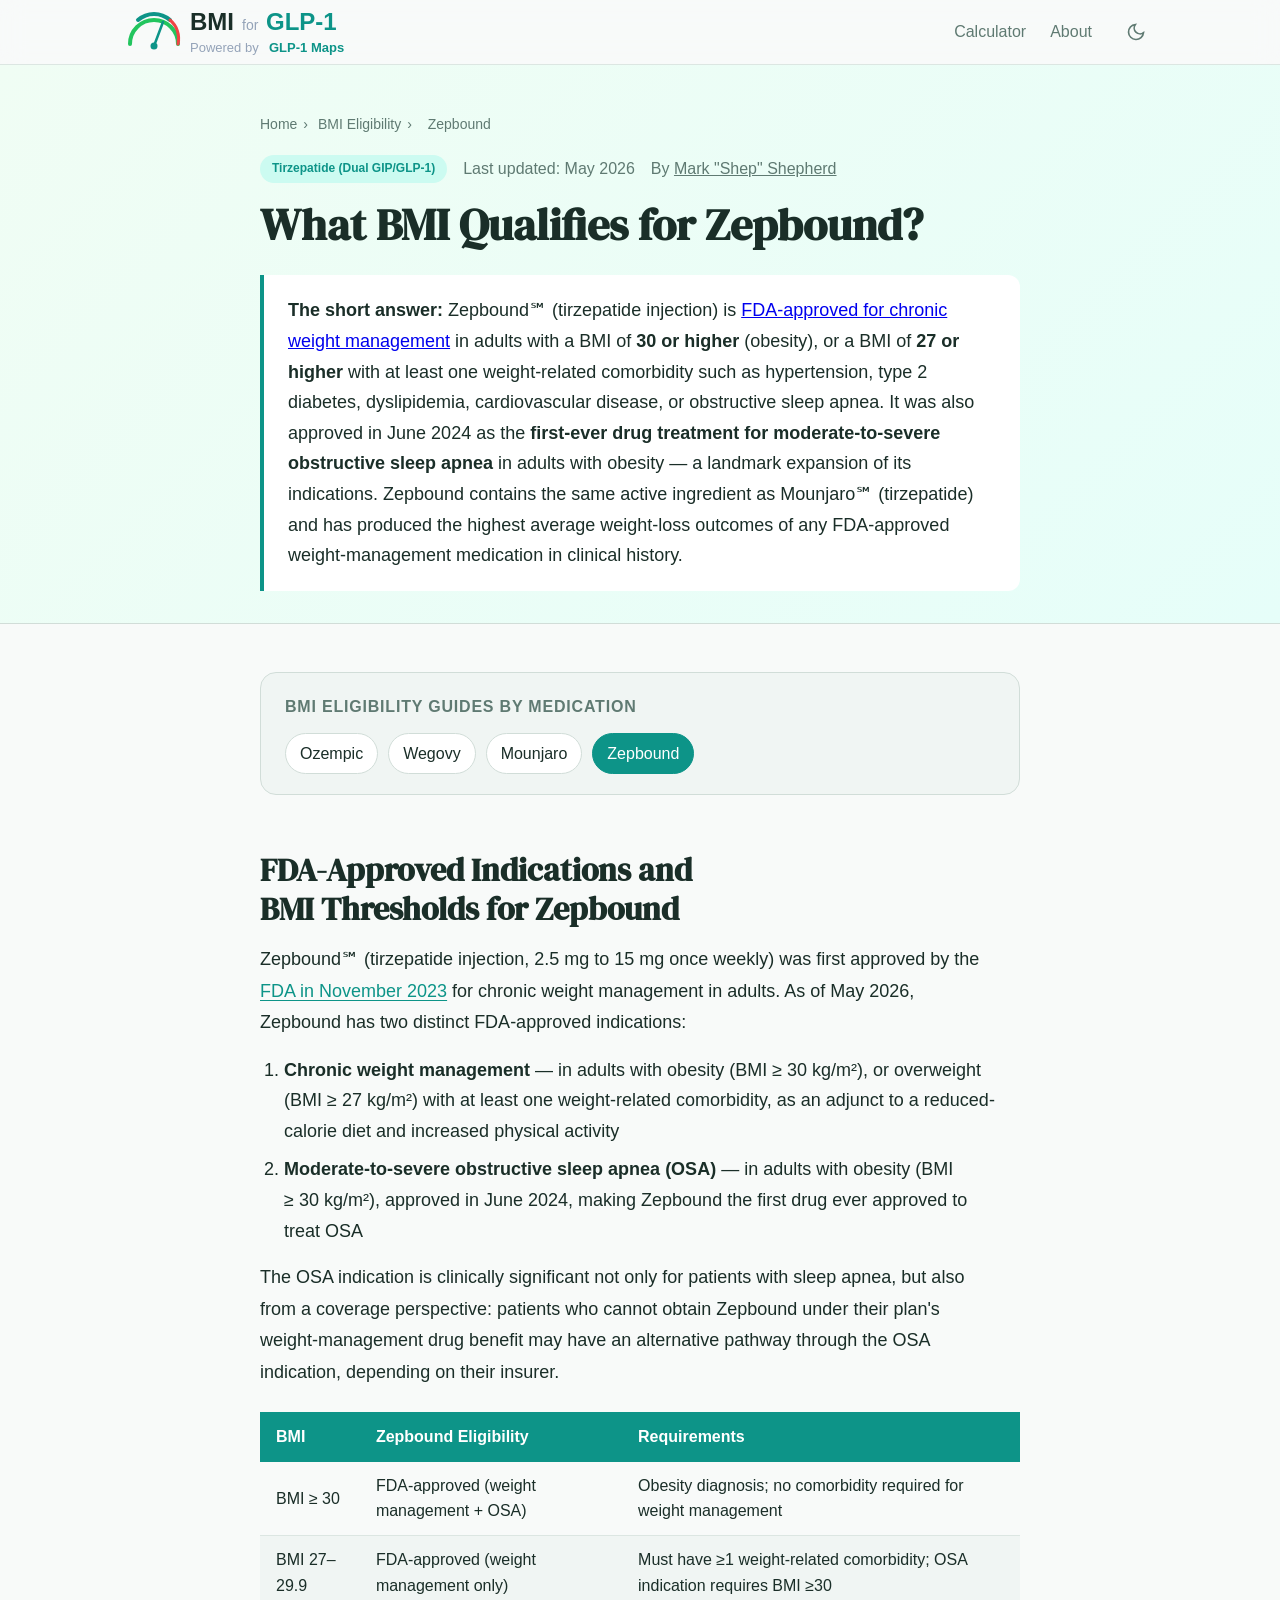
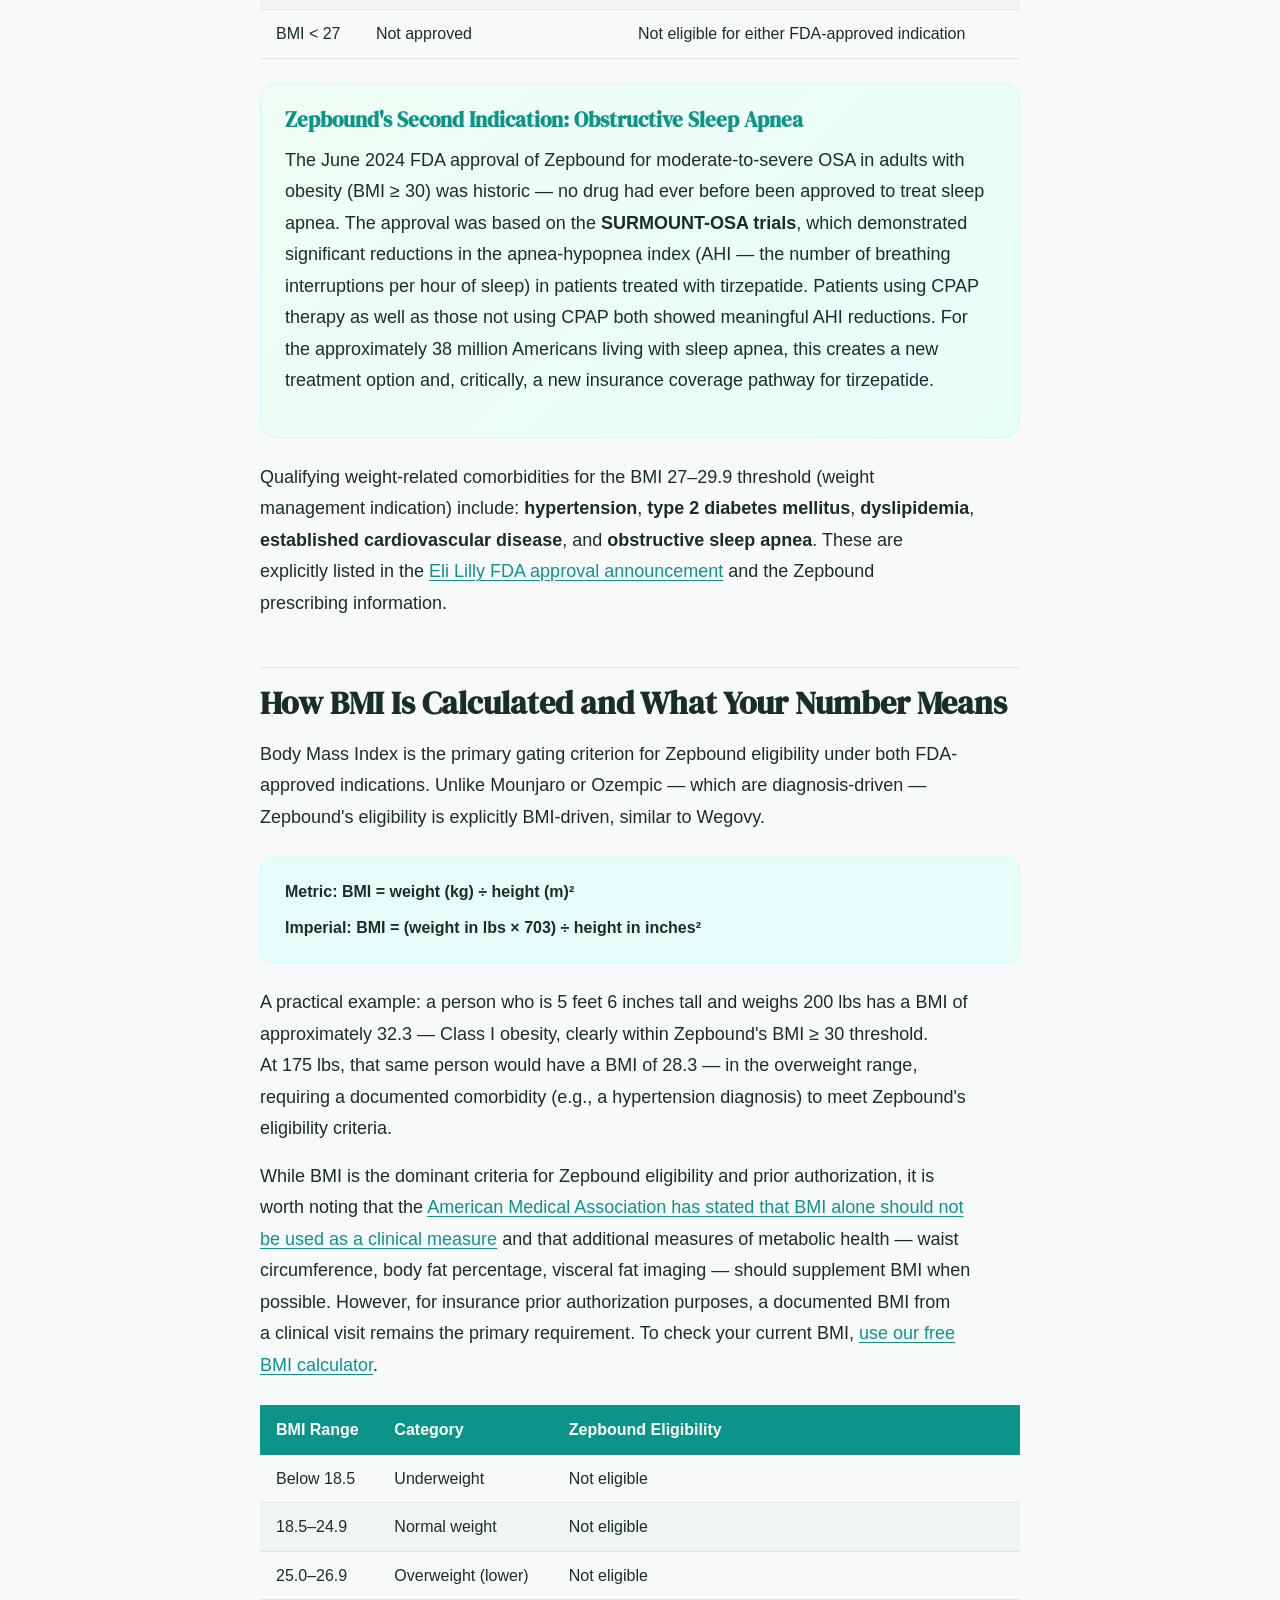
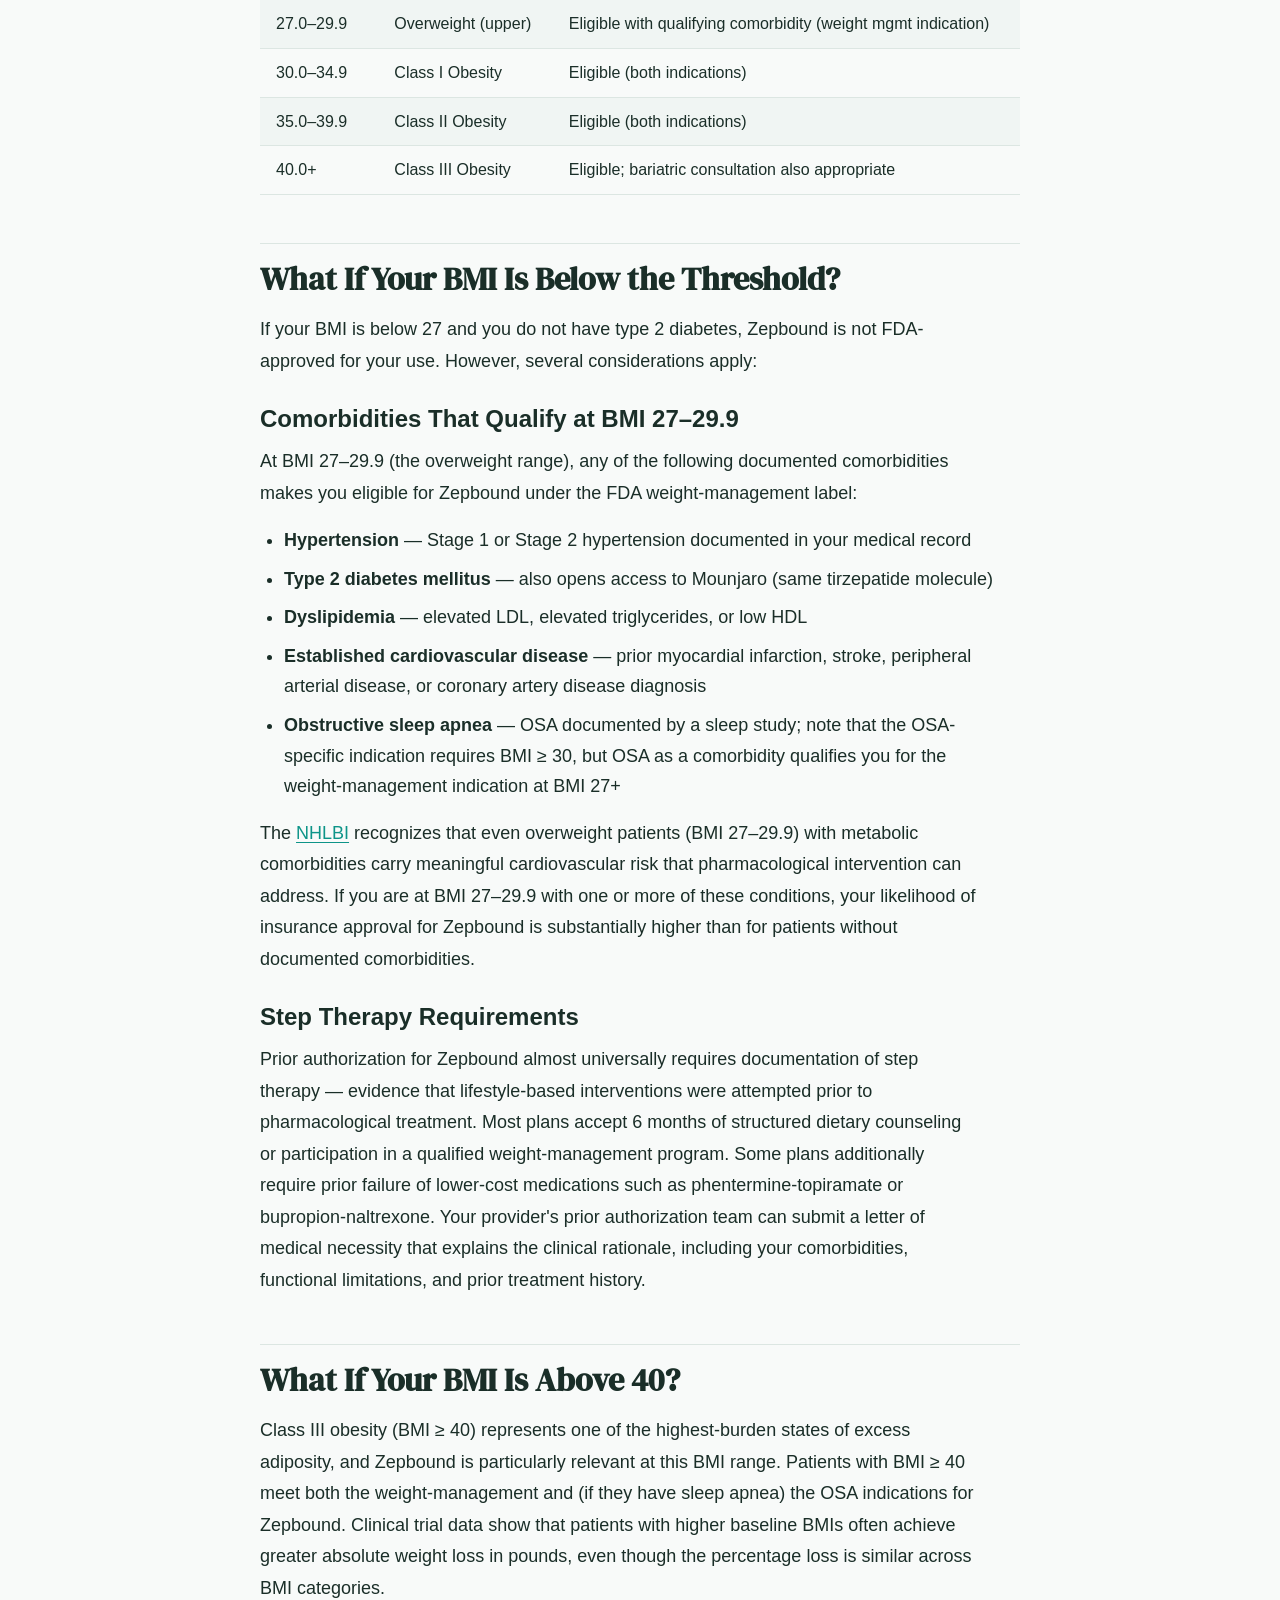
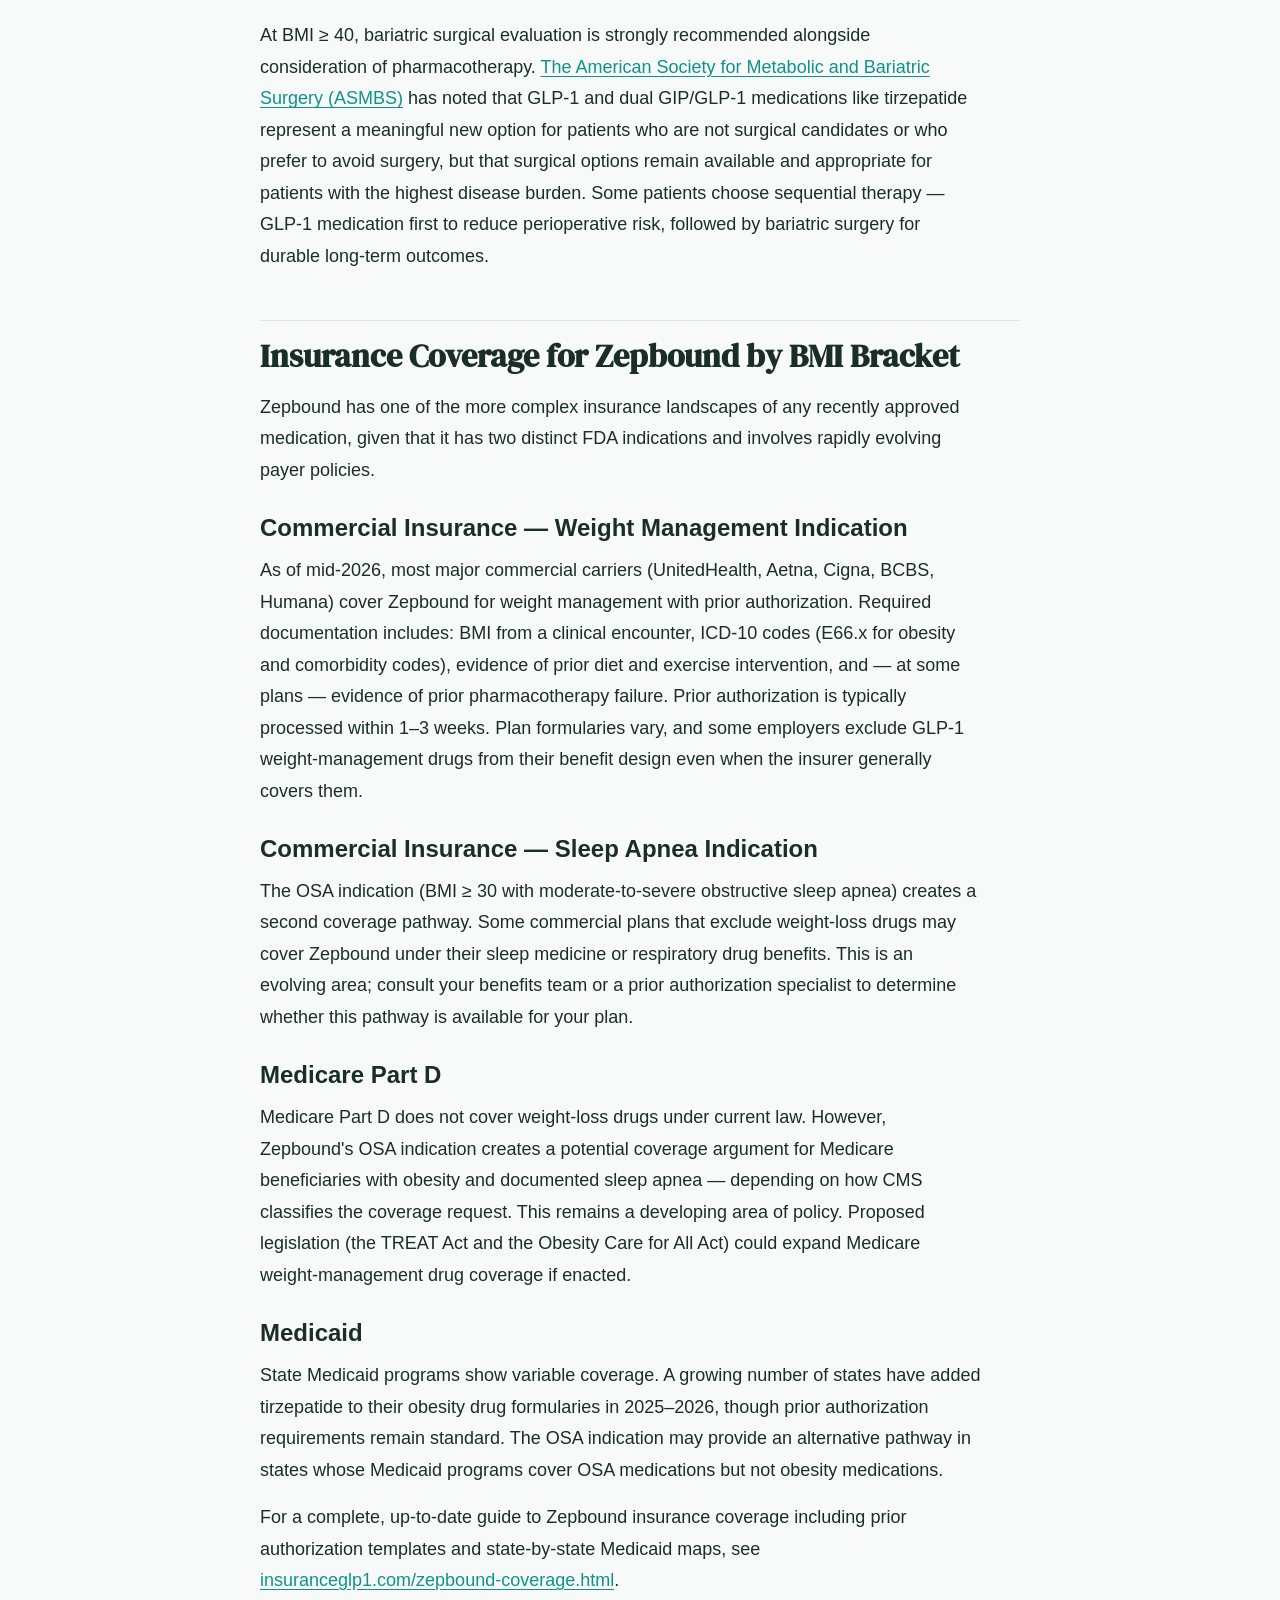
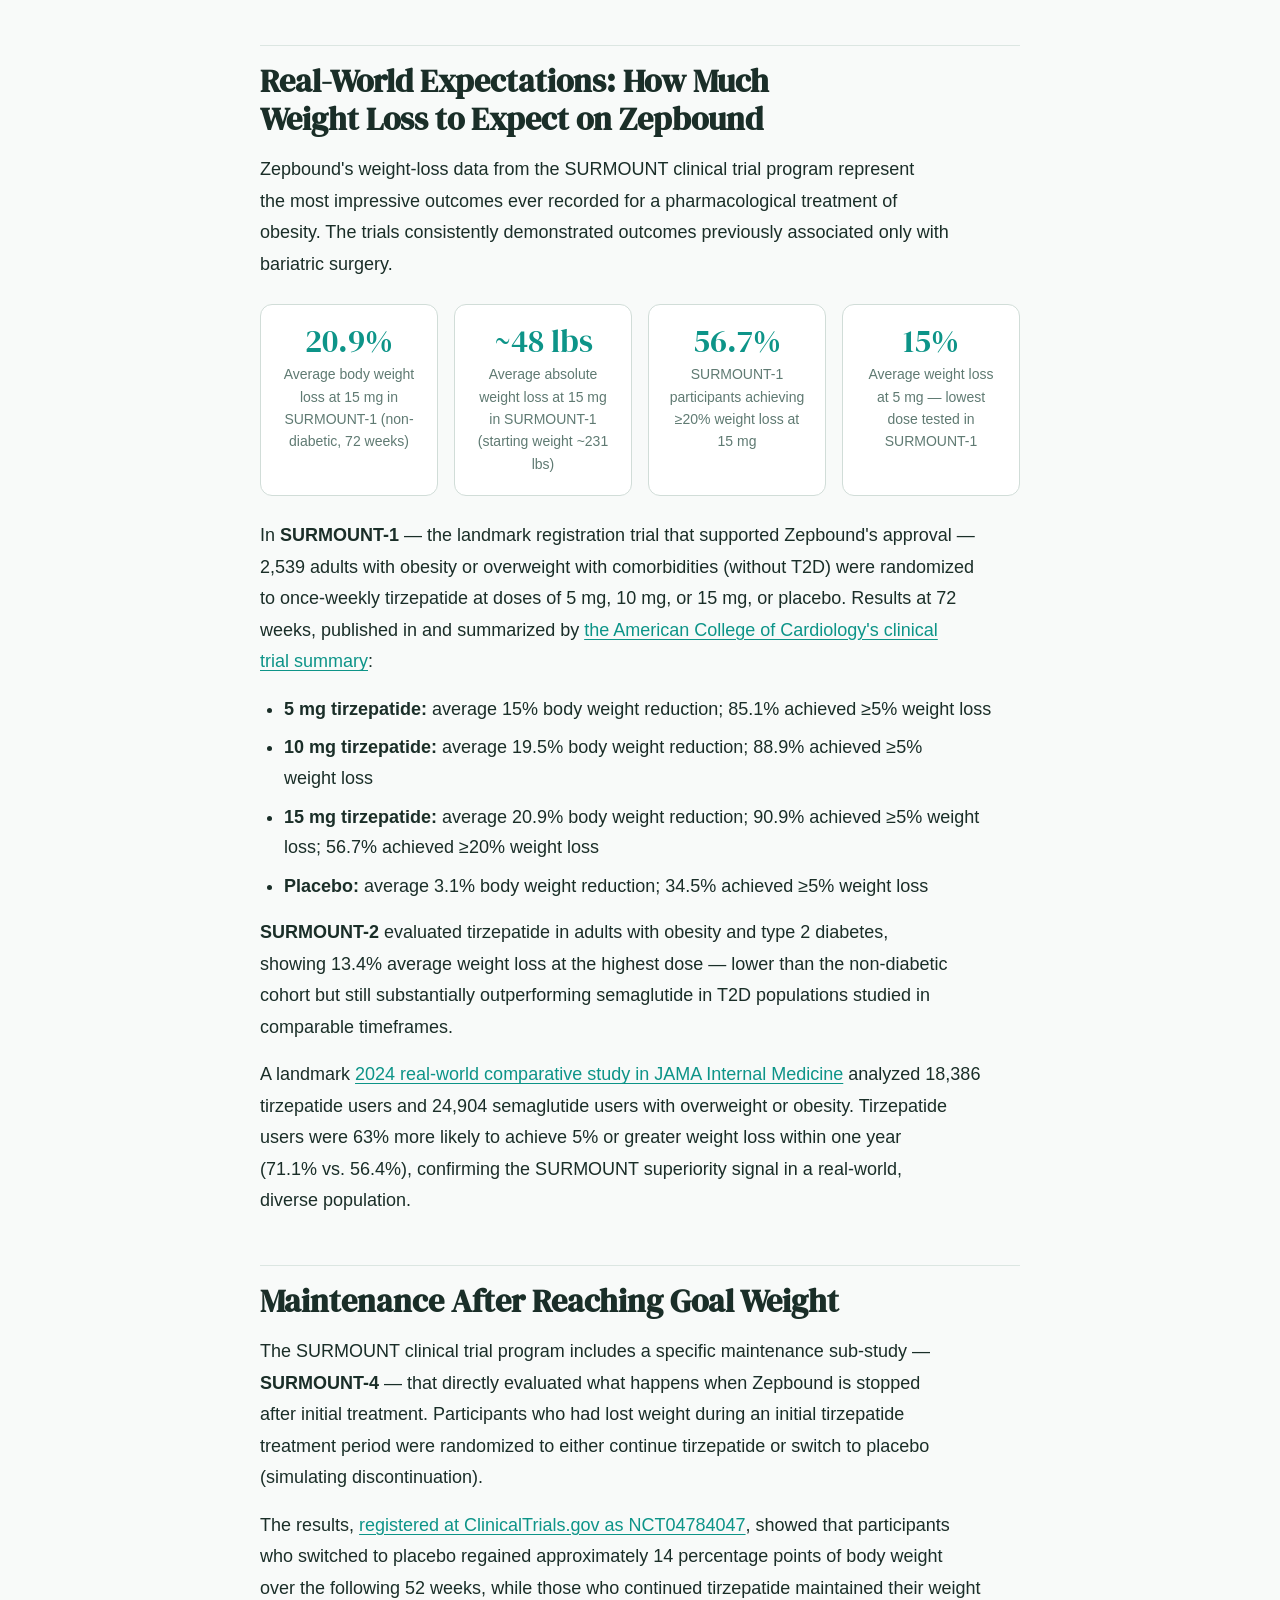
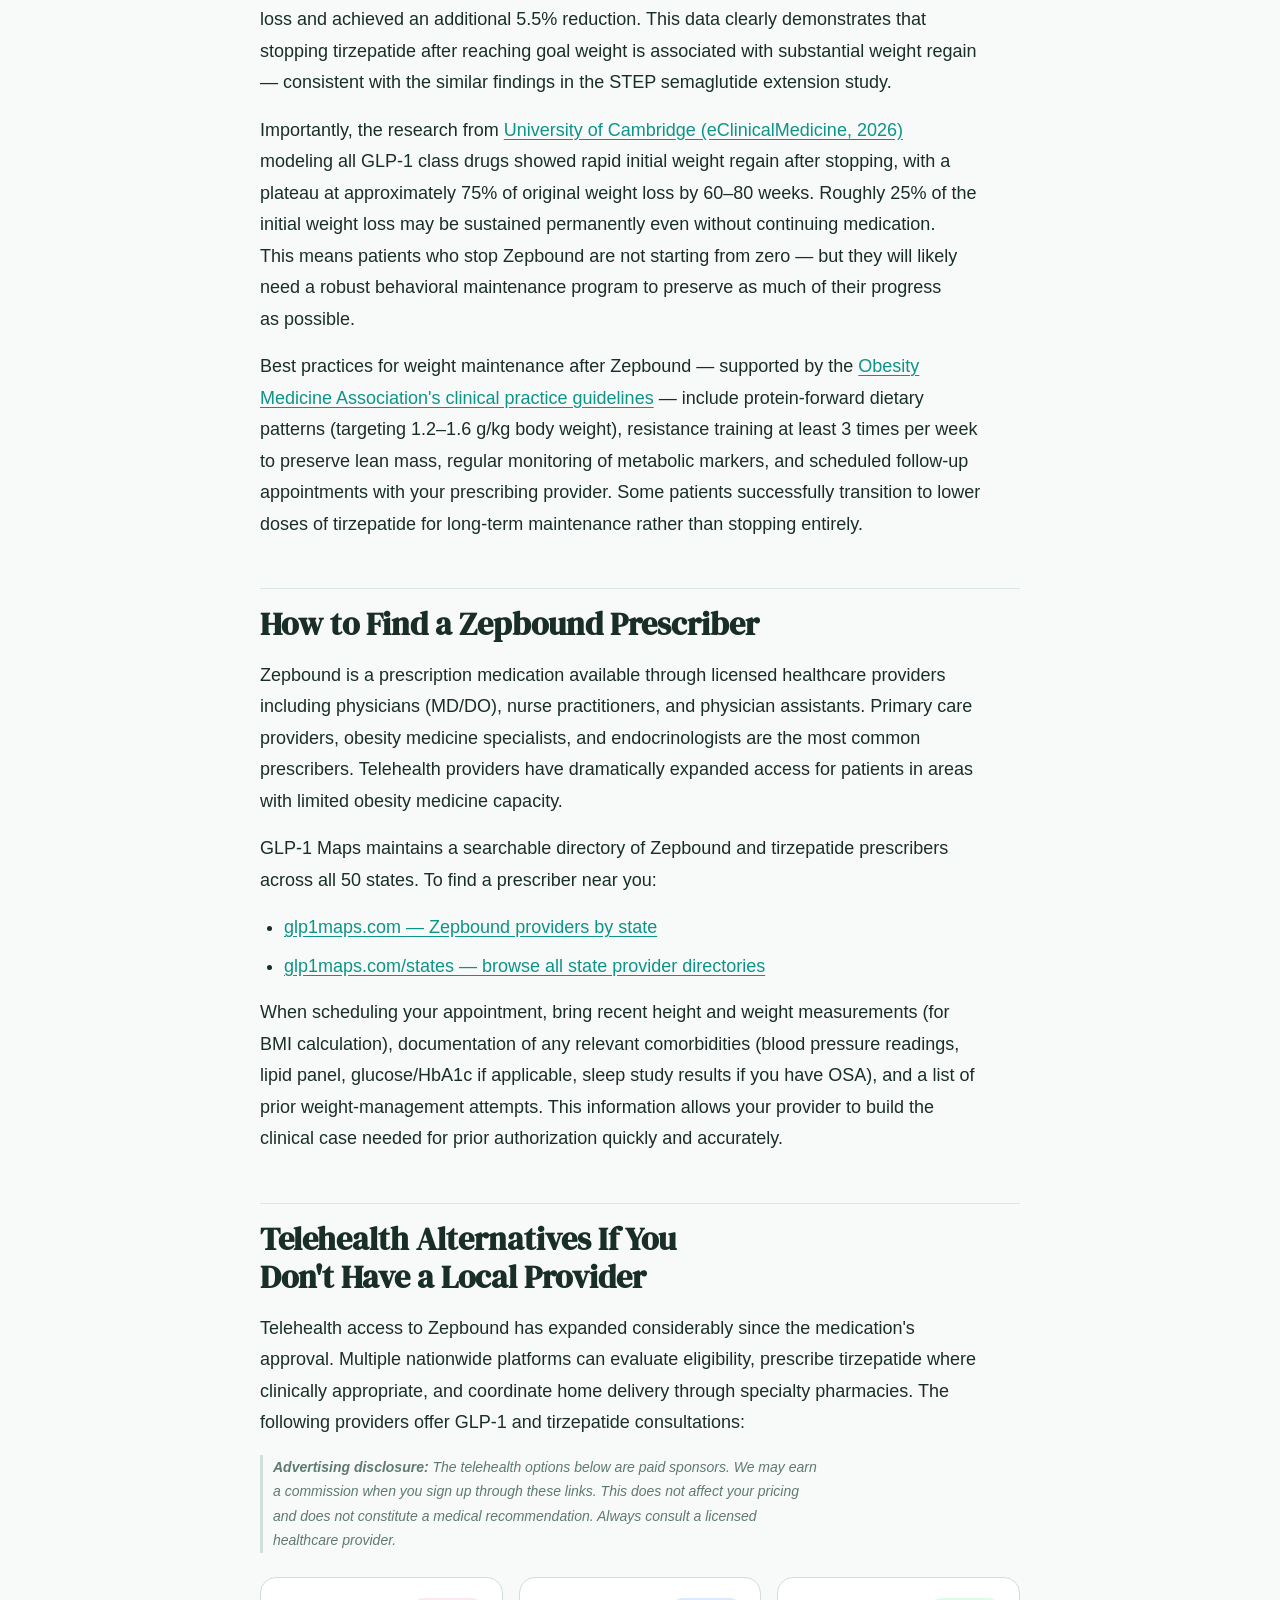
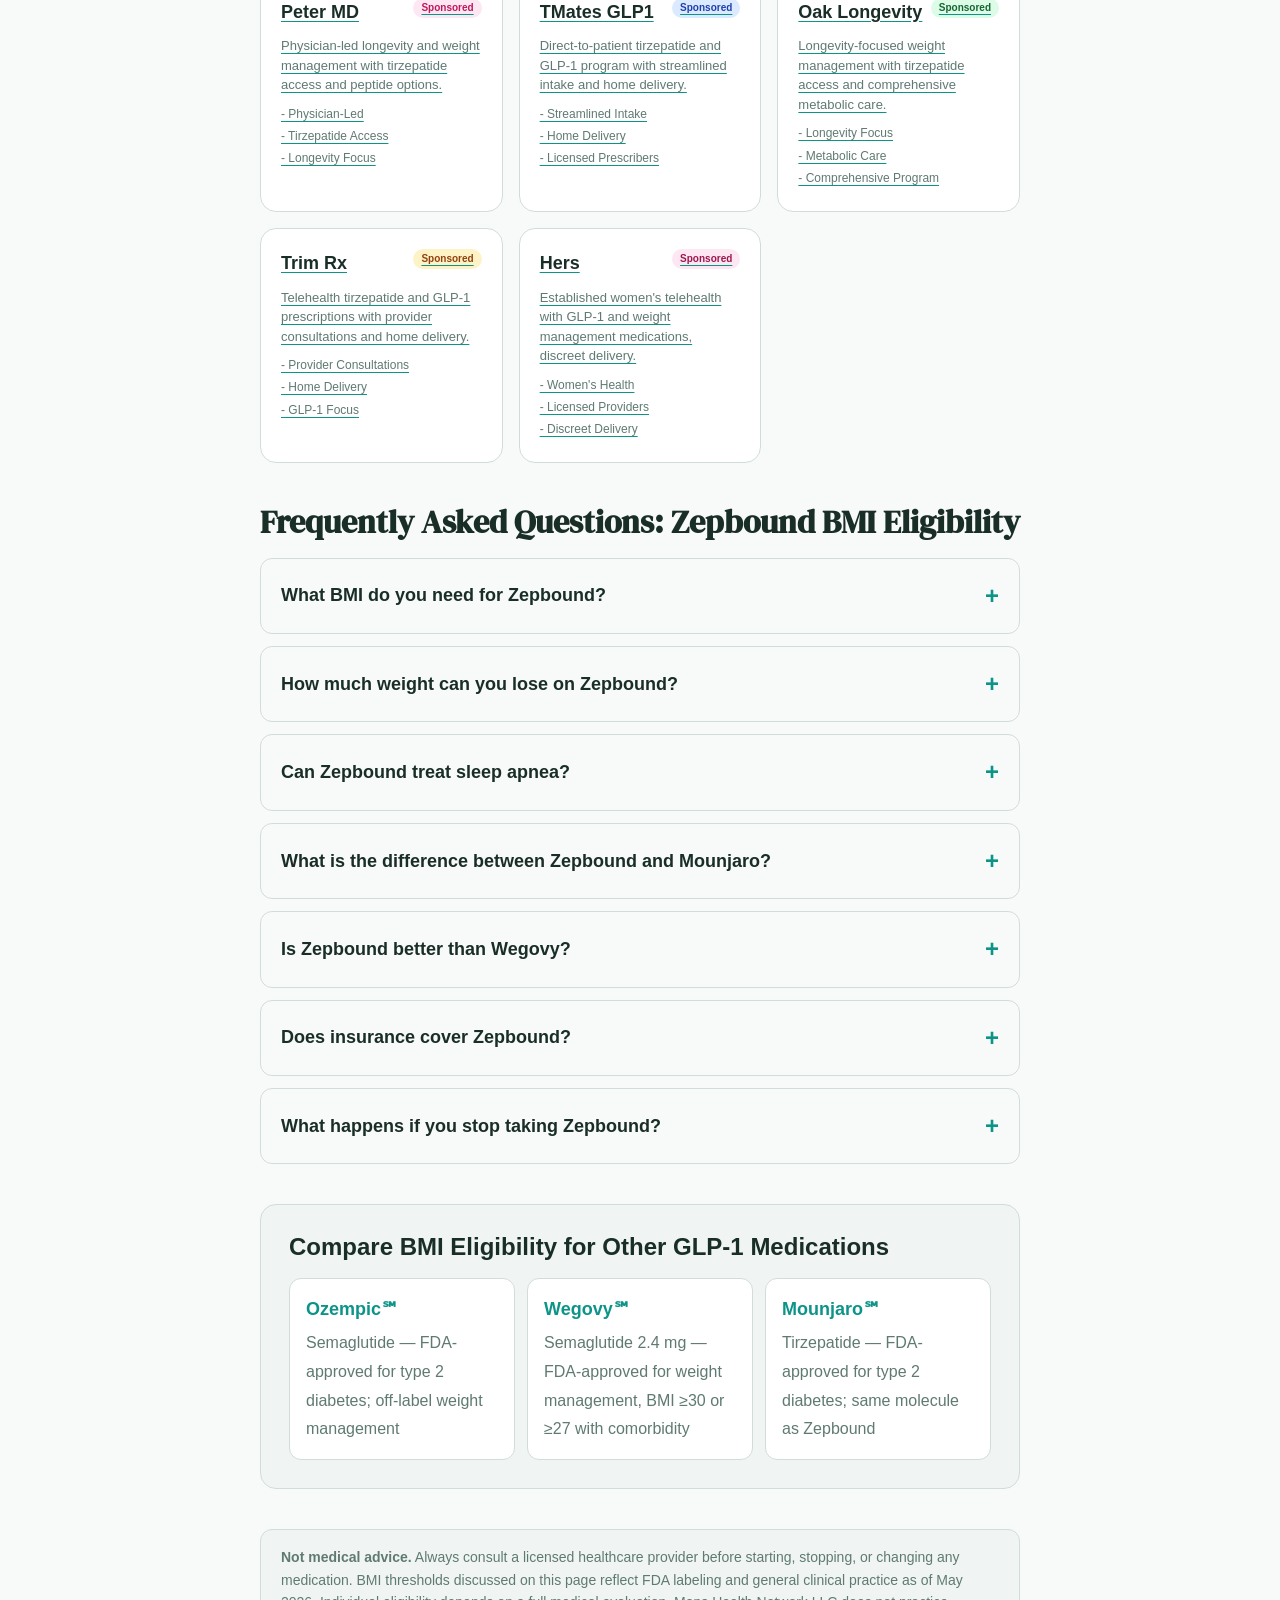
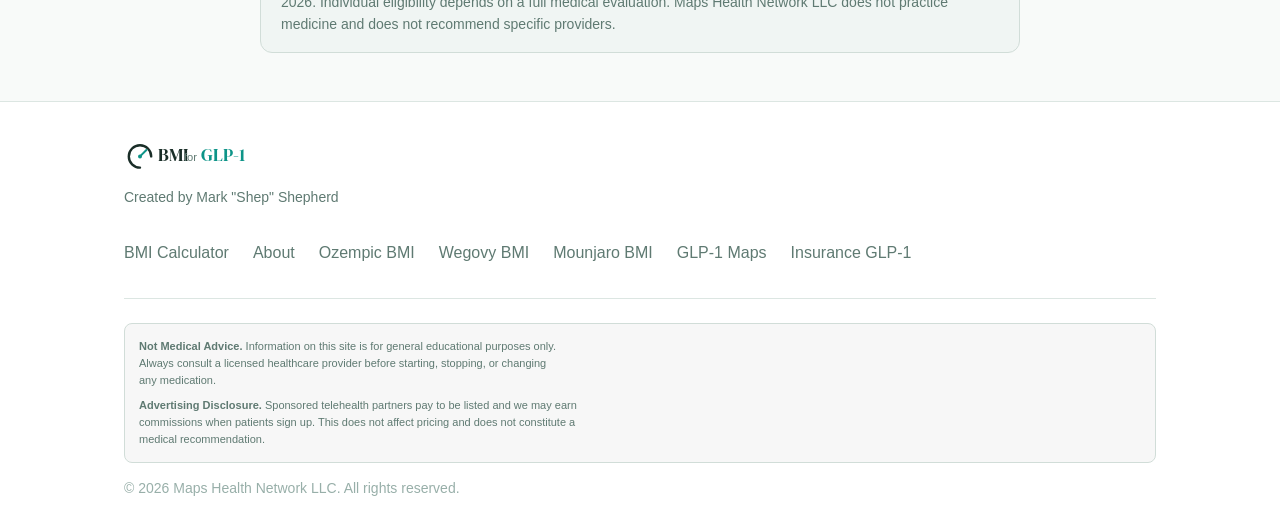
<file: zepbound-bmi.html>
<!DOCTYPE html>
<html lang="en">
<head>
  <meta charset="UTF-8">
  <meta name="viewport" content="width=device-width, initial-scale=1.0">
  <meta name="theme-color" content="#0d9488">
  <meta name="robots" content="index, follow, max-image-preview:large, max-snippet:-1">
  <meta name="author" content="Maps Health Network LLC">
  <!-- Google tag (gtag.js) -->
  <script async src="https://www.googletagmanager.com/gtag/js?id=G-XJ10VYEBLD"></script>
  <script>
    window.dataLayer = window.dataLayer || [];
    function gtag(){dataLayer.push(arguments);}
    gtag('js', new Date());
    gtag('config', 'G-XJ10VYEBLD');
  </script>
  <title>What BMI Qualifies for Zepbound? 2026 Guide — BMI for GLP-1</title>
  <meta name="description" content="What BMI qualifies for Zepbound? Zepbound requires BMI ≥30 or BMI ≥27 with a weight-related comorbidity. Learn exact FDA thresholds, SURMOUNT trial data, insurance coverage, and how to find a prescriber. 2026 guide.">
  <link rel="canonical" href="https://www.bmiforglp1.com/zepbound-bmi.html">

  <!-- Open Graph -->
  <meta property="og:type" content="article">
  <meta property="og:title" content="What BMI Qualifies for Zepbound? 2026 Guide">
  <meta property="og:description" content="Zepbound requires BMI ≥30 or BMI ≥27 with a comorbidity. Learn FDA thresholds, SURMOUNT trial outcomes, insurance coverage, and how to get prescribed tirzepatide for weight loss.">
  <meta property="og:url" content="https://www.bmiforglp1.com/zepbound-bmi.html">
  <meta property="og:site_name" content="BMI for GLP-1">
  <meta property="og:image" content="https://www.bmiforglp1.com/og-image.png">
  <meta property="og:image:width" content="1200">
  <meta property="og:image:height" content="630">
  <meta property="og:locale" content="en_US">

  <!-- Twitter Card -->
  <meta name="twitter:card" content="summary_large_image">
  <meta name="twitter:title" content="What BMI Qualifies for Zepbound? 2026 Guide">
  <meta name="twitter:description" content="Zepbound requires BMI ≥30 or BMI ≥27 with a comorbidity. SURMOUNT data, FDA thresholds, insurance coverage, and provider finder.">
  <meta name="twitter:image" content="https://www.bmiforglp1.com/og-image.png">

  <!-- Fonts -->
  <link rel="preconnect" href="https://api.fontshare.com" crossorigin>
  <link rel="preconnect" href="https://fonts.googleapis.com">
  <link rel="preconnect" href="https://fonts.gstatic.com" crossorigin>
  <link href="https://api.fontshare.com/v2/css?f[]=general-sans@400,500,600,700&display=swap" rel="stylesheet">
  <link href="https://fonts.googleapis.com/css2?family=DM+Serif+Display:ital@0;1&display=swap" rel="stylesheet">

  <link rel="icon" type="image/svg+xml" href="data:image/svg+xml,%3Csvg xmlns='http://www.w3.org/2000/svg' viewBox='0 0 32 32'%3E%3Crect width='32' height='32' rx='6' fill='%230d9488'/%3E%3Ctext x='16' y='22' text-anchor='middle' font-family='sans-serif' font-weight='700' font-size='16' fill='white'%3EBMI%3C/text%3E%3C/svg%3E">

  <!-- Schema: MedicalWebPage -->
  <script type="application/ld+json">
  {
    "@context": "https://schema.org",
    "@type": "MedicalWebPage",
    "name": "What BMI Qualifies for Zepbound? 2026 Guide",
    "description": "Comprehensive guide on BMI eligibility for Zepbound (tirzepatide), including FDA-approved BMI thresholds, SURMOUNT trial data, sleep apnea indication, insurance coverage, and how to find a prescriber.",
    "url": "https://www.bmiforglp1.com/zepbound-bmi.html",
    "inLanguage": "en-US",
    "lastReviewed": "2026-05-06",
    "dateModified": "2026-05-06",
    "author": {
      "@type": "Person",
      "name": "Mark \"Shep\" Shepherd",
      "jobTitle": "Founder, Maps Health Network LLC",
      "sameAs": [
        "https://www.glp1maps.com/",
        "https://www.bmiforglp1.com/about.html",
        "https://www.insuranceglp1.com/",
        "https://www.shepsmethod.com/"
      ]
    },
    "publisher": {
      "@type": "Organization",
      "name": "Maps Health Network LLC",
      "url": "https://www.glp1maps.com/"
    },
    "about": {
      "@type": "Drug",
      "name": "Zepbound",
      "nonproprietaryName": "tirzepatide",
      "manufacturer": {
        "@type": "Organization",
        "name": "Eli Lilly and Company"
      },
      "prescriptionStatus": "PrescriptionOnly",
      "mechanismOfAction": "Dual GIP and GLP-1 receptor agonist",
      "legalStatus": "FDA approved for chronic weight management in adults with obesity (BMI ≥30) or overweight (BMI ≥27) with weight-related comorbidity; also approved for moderate-to-severe obstructive sleep apnea in adults with obesity"
    },
    "audience": {
      "@type": "MedicalAudience",
      "audienceType": "Patient"
    },
    "mainEntity": {
      "@type": "FAQPage",
      "mainEntity": [
        {
          "@type": "Question",
          "name": "What BMI do you need for Zepbound?",
          "acceptedAnswer": {
            "@type": "Answer",
            "text": "Zepbound is FDA-approved for adults with a BMI of 30 or higher (obesity), or a BMI of 27 or higher with at least one weight-related comorbidity such as hypertension, type 2 diabetes, dyslipidemia, cardiovascular disease, or obstructive sleep apnea. In June 2024, Zepbound received an additional FDA approval for treatment of moderate-to-severe obstructive sleep apnea in adults with obesity — the first drug ever approved for that indication."
          }
        },
        {
          "@type": "Question",
          "name": "How much weight can you lose on Zepbound?",
          "acceptedAnswer": {
            "@type": "Answer",
            "text": "In SURMOUNT-1, adults without diabetes taking Zepbound at the highest dose (15 mg tirzepatide weekly) lost an average of 20.9% of their body weight over 72 weeks — roughly 48 lbs on a mean starting weight of 231 lbs. 56.7% of participants on 15 mg achieved at least 20% body weight reduction. At 5 mg, average weight loss was 15% — still substantially greater than semaglutide 2.4 mg (Wegovy) outcomes in comparable populations."
          }
        },
        {
          "@type": "Question",
          "name": "Does insurance cover Zepbound?",
          "acceptedAnswer": {
            "@type": "Answer",
            "text": "Coverage varies by plan. Many commercial insurance plans cover Zepbound for patients meeting FDA criteria (BMI ≥30 or ≥27 with comorbidity), but require prior authorization. Medicare Part D does not cover weight-loss drugs under current law, though Zepbound's sleep apnea indication may create a coverage pathway for some Medicare patients. State Medicaid coverage is expanding but variable. For details, see insuranceglp1.com/zepbound-coverage.html."
          }
        },
        {
          "@type": "Question",
          "name": "What is the difference between Zepbound and Mounjaro?",
          "acceptedAnswer": {
            "@type": "Answer",
            "text": "Both contain the same active ingredient (tirzepatide) at the same doses. Mounjaro is FDA-approved for type 2 diabetes. Zepbound is FDA-approved for chronic weight management (BMI ≥30 or ≥27 with comorbidity) and obstructive sleep apnea in obese adults. The difference is the approved indication, not the molecule. Coverage may differ depending on whether your plan covers diabetes drugs versus obesity drugs differently."
          }
        },
        {
          "@type": "Question",
          "name": "Is Zepbound better than Wegovy?",
          "acceptedAnswer": {
            "@type": "Answer",
            "text": "Clinical data favor tirzepatide (Zepbound) over semaglutide (Wegovy) in average weight loss. SURMOUNT-1 showed 20.9% average weight loss for tirzepatide 15 mg versus the STEP 1 result of 14.9% for semaglutide 2.4 mg. A 2024 JAMA Internal Medicine real-world study confirmed tirzepatide users were 63% more likely to achieve 5%+ weight loss versus semaglutide within one year. Individual response varies; both are highly effective and the best medication is the one you can access, afford, and tolerate."
          }
        },
        {
          "@type": "Question",
          "name": "Can Zepbound treat sleep apnea?",
          "acceptedAnswer": {
            "@type": "Answer",
            "text": "Yes. In June 2024, the FDA approved Zepbound as the first-ever drug treatment for moderate-to-severe obstructive sleep apnea (OSA) in adults with obesity — a historic first for the field. The SURMOUNT-OSA trials showed that tirzepatide significantly reduced the apnea-hypopnea index (AHI) compared to placebo. This second indication means some patients with OSA and obesity who cannot obtain Zepbound under weight-management benefits may now have a pathway through OSA coverage."
          }
        },
        {
          "@type": "Question",
          "name": "What happens if you stop taking Zepbound?",
          "acceptedAnswer": {
            "@type": "Answer",
            "text": "The SURMOUNT-4 trial specifically evaluated weight regain after stopping tirzepatide. Participants who stopped after an initial treatment phase and switched to placebo regained approximately 14 percentage points of body weight over the subsequent 52 weeks, compared to continued weight maintenance in those who stayed on tirzepatide. This confirms that obesity is a chronic disease requiring ongoing management and that treatment discontinuation typically leads to substantial weight regain."
          }
        }
      ]
    }
  }
  </script>

  <!-- Schema: BreadcrumbList -->
  <script type="application/ld+json">
  {
    "@context": "https://schema.org",
    "@type": "BreadcrumbList",
    "itemListElement": [
      {
        "@type": "ListItem",
        "position": 1,
        "name": "Home",
        "item": "https://www.bmiforglp1.com/"
      },
      {
        "@type": "ListItem",
        "position": 2,
        "name": "BMI Eligibility by Medication",
        "item": "https://www.bmiforglp1.com/#medication-eligibility"
      },
      {
        "@type": "ListItem",
        "position": 3,
        "name": "Zepbound BMI Requirements",
        "item": "https://www.bmiforglp1.com/zepbound-bmi.html"
      }
    ]
  }
  </script>

  <link rel="stylesheet" href="style.css">
  <style>
    .article-hero { background: linear-gradient(135deg, #f0fdf4 0%, #e6fef9 100%); padding: 48px 0 32px; border-bottom: 1px solid var(--color-border); }
    .article-meta { font-size: var(--text-sm); color: var(--color-text-muted); margin-bottom: 16px; display: flex; gap: 16px; flex-wrap: wrap; align-items: center; }
    .article-badge { background: var(--color-primary-light); color: var(--color-primary); padding: 4px 12px; border-radius: var(--radius-full); font-size: 12px; font-weight: 600; }
    .article-hero h1 { font-family: var(--font-display); font-size: clamp(1.75rem, 1.2rem + 2vw, 2.75rem); color: var(--color-text); margin-bottom: 20px; line-height: 1.2; }
    .article-summary { background: var(--color-surface); border-left: 4px solid var(--color-primary); border-radius: 0 var(--radius-lg) var(--radius-lg) 0; padding: 20px 24px; margin: 24px 0 0; font-size: var(--text-base); line-height: 1.7; }
    .article-body { max-width: 800px; margin: 0 auto; padding: 48px 20px; }
    .article-body h2 { font-family: var(--font-display); font-size: clamp(1.4rem, 1rem + 1.5vw, 2rem); color: var(--color-text); margin: 48px 0 16px; padding-top: 16px; border-top: 1px solid var(--color-divider); }
    .article-body h2:first-of-type { border-top: none; margin-top: 0; }
    .article-body h3 { font-size: var(--text-lg); font-weight: 600; color: var(--color-text); margin: 28px 0 12px; }
    .article-body p { font-size: var(--text-base); line-height: 1.75; color: var(--color-text); margin-bottom: 16px; }
    .article-body ul, .article-body ol { padding-left: 24px; margin-bottom: 16px; }
    .article-body li { font-size: var(--text-base); line-height: 1.7; color: var(--color-text); margin-bottom: 8px; }
    .article-body a { color: var(--color-primary); text-decoration: underline; text-underline-offset: 3px; }
    .bmi-table { width: 100%; border-collapse: collapse; margin: 24px 0; font-size: var(--text-sm); }
    .bmi-table th { background: var(--color-primary); color: white; padding: 12px 16px; text-align: left; font-weight: 600; }
    .bmi-table td { padding: 11px 16px; border-bottom: 1px solid var(--color-divider); }
    .bmi-table tr:nth-child(even) td { background: var(--color-surface-2); }
    .callout { background: var(--color-primary-lighter); border: 1px solid var(--color-primary-light); border-radius: var(--radius-lg); padding: 20px 24px; margin: 24px 0; }
    .callout p { margin: 0; font-size: var(--text-sm); }
    .highlight-box { background: linear-gradient(135deg, #f0fdf4, #e6fef9); border: 1px solid var(--color-primary-light); border-radius: var(--radius-xl); padding: 24px; margin: 24px 0; }
    .highlight-box h3 { font-family: var(--font-display); font-size: 1.3rem; color: var(--color-primary); margin: 0 0 12px; }
    .stat-grid { display: grid; grid-template-columns: repeat(auto-fit, minmax(160px, 1fr)); gap: 16px; margin: 24px 0; }
    .stat-card { background: var(--color-surface); border: 1px solid var(--color-border); border-radius: var(--radius-lg); padding: 20px; text-align: center; }
    .stat-card .stat-number { font-family: var(--font-display); font-size: 2rem; color: var(--color-primary); line-height: 1; margin-bottom: 6px; }
    .stat-card .stat-label { font-size: var(--text-xs); color: var(--color-text-muted); }
    .faq-item { border: 1px solid var(--color-border); border-radius: var(--radius-lg); margin-bottom: 12px; overflow: hidden; }
    .faq-item summary { padding: 18px 20px; font-weight: 600; font-size: var(--text-base); cursor: pointer; list-style: none; display: flex; justify-content: space-between; align-items: center; color: var(--color-text); }
    .faq-item summary::-webkit-details-marker { display: none; }
    .faq-item summary::after { content: '+'; font-size: 1.5rem; color: var(--color-primary); flex-shrink: 0; margin-left: 12px; }
    .faq-item[open] summary::after { content: '−'; }
    .faq-item .faq-answer { padding: 16px 20px 20px; font-size: var(--text-base); line-height: 1.7; border-top: 1px solid var(--color-divider); }
    .telehealth-grid { display: grid; grid-template-columns: repeat(auto-fit, minmax(240px, 1fr)); gap: 16px; margin: 24px 0; }
    .telehealth-card { display: block; padding: 20px; border: 1px solid var(--color-border); border-radius: var(--radius-xl); text-decoration: none; transition: box-shadow 0.2s, border-color 0.2s; background: var(--color-surface); }
    .telehealth-card:hover { box-shadow: var(--shadow-md); border-color: var(--color-primary); text-decoration: none; }
    .telehealth-card-header { display: flex; justify-content: space-between; align-items: flex-start; margin-bottom: 10px; }
    .telehealth-card strong { color: var(--color-text); }
    .sponsored-badge { font-size: 10px; background: #fce7f3; color: #be185d; padding: 2px 8px; border-radius: var(--radius-full); font-weight: 600; flex-shrink: 0; }
    .telehealth-card p { font-size: 13px; color: var(--color-text-muted); margin: 0 0 10px; line-height: 1.5; }
    .telehealth-card-features span { display: block; font-size: 12px; color: var(--color-text-muted); margin-bottom: 3px; }
    .med-nav { background: var(--color-surface-2); border: 1px solid var(--color-border); border-radius: var(--radius-xl); padding: 20px 24px; margin-bottom: 40px; }
    .med-nav p { font-size: var(--text-sm); font-weight: 600; color: var(--color-text-muted); margin: 0 0 12px; text-transform: uppercase; letter-spacing: 0.05em; }
    .med-nav-links { display: flex; flex-wrap: wrap; gap: 10px; }
    .med-nav-links a { font-size: var(--text-sm); padding: 7px 14px; border: 1px solid var(--color-border); border-radius: var(--radius-full); color: var(--color-text); text-decoration: none; background: var(--color-surface); transition: all 0.15s; }
    .med-nav-links a:hover { border-color: var(--color-primary); color: var(--color-primary); }
    .med-nav-links a.active { background: var(--color-primary); color: white; border-color: var(--color-primary); }
    .disclaimer-footer { background: var(--color-surface-2); border: 1px solid var(--color-border); border-radius: var(--radius-lg); padding: 16px 20px; margin: 40px 0 0; font-size: var(--text-xs); color: var(--color-text-muted); line-height: 1.6; }
    .breadcrumb { font-size: var(--text-xs); color: var(--color-text-muted); margin-bottom: 20px; }
    .breadcrumb a { color: var(--color-text-muted); text-decoration: none; }
    .breadcrumb a:hover { color: var(--color-primary); }
    .breadcrumb span { margin: 0 6px; }
  </style>
  <script type="application/ld+json">
{
  "@context": "https://schema.org",
  "@type": "Person",
  "@id": "https://shepsmethod.com/about.html#person",
  "name": "Mark Shepherd",
  "alternateName": "Shep Shepherd",
  "jobTitle": "Founder",
  "worksFor": {
    "@type": "Organization",
    "name": "Maps Health Network, LLC",
    "url": "https://www.glp1maps.com"
  },
  "description": "35 years in U.S. medical device sales, 26 of those at Medtronic. Two-time U.S. Representative of the Year at Medtronic. GLP-1 patient who lost 50 pounds in 9 months on Mounjaro. Founder of Maps Health Network, LLC. Creator of The S.H.E.P.S. Method.",
  "image": "https://shepsmethod.com/assets/shep-headshot.jpg",
  "email": "Mark@GLP1Receptionist.com",
  "url": "https://shepsmethod.com/about.html",
  "knowsAbout": ["GLP-1 medications", "Ozempic", "Wegovy", "Mounjaro", "Zepbound", "Weight management", "Medical device sales", "Patient concierge systems"],
  "sameAs": ["https://www.glp1maps.com", "https://glp1receptionist.com", "https://shepsmethod.com", "https://www.bmiforglp1.com", "https://www.insuranceglp1.com"]
}
  </script>
</head>
<body>
  <header class="site-header">
    <div class="container header-inner">
      <a href="/" class="logo-link" aria-label="BMI for GLP-1 Home">
        <svg class="logo-svg" viewBox="0 0 260 56" fill="none" xmlns="http://www.w3.org/2000/svg" style="width:260px;height:56px">
          <path d="M6 40 A24 24 0 0 1 54 40" stroke="#22c55e" stroke-width="4" stroke-linecap="round" fill="none"/>
          <path d="M14 16 A24 24 0 0 1 46 16" stroke="#0d9488" stroke-width="4" stroke-linecap="round" fill="none"/>
          <path d="M46 16 A24 24 0 0 1 54 40" stroke="#ef4444" stroke-width="3" stroke-linecap="round" fill="none"/>
          <line x1="30" y1="42" x2="39" y2="18" stroke="var(--color-primary, #0d9488)" stroke-width="2.5" stroke-linecap="round"/>
          <circle cx="30" cy="42" r="3.5" fill="var(--color-primary, #0d9488)"/>
          <text x="66" y="26" font-family="-apple-system, BlinkMacSystemFont, sans-serif" font-size="24" font-weight="800" fill="currentColor">BMI</text>
          <text x="118" y="26" font-family="-apple-system, BlinkMacSystemFont, sans-serif" font-size="14" font-weight="400" fill="#94a3b8">for</text>
          <text x="142" y="26" font-family="-apple-system, BlinkMacSystemFont, sans-serif" font-size="24" font-weight="800" fill="var(--color-primary, #0d9488)">GLP-1</text>
          <text x="66" y="48" font-family="-apple-system, BlinkMacSystemFont, sans-serif" font-size="13" font-weight="400" fill="#94a3b8">Powered by</text>
          <text x="145" y="48" font-family="-apple-system, BlinkMacSystemFont, sans-serif" font-size="13" font-weight="700" fill="var(--color-primary, #0d9488)">GLP-1 Maps</text>
        </svg>
      </a>
      <nav class="header-nav">
        <a href="/" class="nav-link">Calculator</a>
        <a href="/about.html" class="nav-link">About</a>
        <button data-theme-toggle aria-label="Switch to dark mode" class="theme-toggle">
          <svg width="20" height="20" viewBox="0 0 24 24" fill="none" stroke="currentColor" stroke-width="2"><path d="M21 12.79A9 9 0 1 1 11.21 3 7 7 0 0 0 21 12.79z"/></svg>
        </button>
      </nav>
    </div>
  </header>

  <main>
    <section class="article-hero">
      <div class="container" style="max-width:800px; padding:0 20px">
        <nav class="breadcrumb" aria-label="Breadcrumb">
          <a href="/">Home</a><span>›</span>
          <a href="/#medication-eligibility">BMI Eligibility</a><span>›</span>
          <span>Zepbound</span>
        </nav>
        <div class="article-meta">
          <span class="article-badge">Tirzepatide (Dual GIP/GLP-1)</span>
          <span>Last updated: May 2026</span>
          <span>By <a href="/about.html" style="color:var(--color-text-muted)">Mark "Shep" Shepherd</a></span>
        </div>
        <h1>What BMI Qualifies for Zepbound?</h1>
        <div class="article-summary">
          <p><strong>The short answer:</strong> Zepbound&#8480; (tirzepatide injection) is <a href="https://www.fda.gov/news-events/press-announcements/fda-approves-new-medication-chronic-weight-management" target="_blank" rel="noopener noreferrer">FDA-approved for chronic weight management</a> in adults with a BMI of <strong>30 or higher</strong> (obesity), or a BMI of <strong>27 or higher</strong> with at least one weight-related comorbidity such as hypertension, type 2 diabetes, dyslipidemia, cardiovascular disease, or obstructive sleep apnea. It was also approved in June 2024 as the <strong>first-ever drug treatment for moderate-to-severe obstructive sleep apnea</strong> in adults with obesity — a landmark expansion of its indications. Zepbound contains the same active ingredient as Mounjaro&#8480; (tirzepatide) and has produced the highest average weight-loss outcomes of any FDA-approved weight-management medication in clinical history.</p>
        </div>
      </div>
    </section>

    <div class="article-body">

      <div class="med-nav">
        <p>BMI eligibility guides by medication</p>
        <div class="med-nav-links">
          <a href="/ozempic-bmi.html">Ozempic</a>
          <a href="/wegovy-bmi.html">Wegovy</a>
          <a href="/mounjaro-bmi.html">Mounjaro</a>
          <a href="/zepbound-bmi.html" class="active">Zepbound</a>
        </div>
      </div>

      <h2>FDA-Approved Indications and BMI Thresholds for Zepbound</h2>
      <p>Zepbound&#8480; (tirzepatide injection, 2.5 mg to 15 mg once weekly) was first approved by the <a href="https://www.fda.gov/news-events/press-announcements/fda-approves-new-medication-chronic-weight-management" target="_blank" rel="noopener noreferrer">FDA in November 2023</a> for chronic weight management in adults. As of May 2026, Zepbound has two distinct FDA-approved indications:</p>

      <ol>
        <li><strong>Chronic weight management</strong> — in adults with obesity (BMI ≥ 30 kg/m²), or overweight (BMI ≥ 27 kg/m²) with at least one weight-related comorbidity, as an adjunct to a reduced-calorie diet and increased physical activity</li>
        <li><strong>Moderate-to-severe obstructive sleep apnea (OSA)</strong> — in adults with obesity (BMI ≥ 30 kg/m²), approved in June 2024, making Zepbound the first drug ever approved to treat OSA</li>
      </ol>

      <p>The OSA indication is clinically significant not only for patients with sleep apnea, but also from a coverage perspective: patients who cannot obtain Zepbound under their plan's weight-management drug benefit may have an alternative pathway through the OSA indication, depending on their insurer.</p>

      <table class="bmi-table">
        <thead>
          <tr><th>BMI</th><th>Zepbound Eligibility</th><th>Requirements</th></tr>
        </thead>
        <tbody>
          <tr><td>BMI ≥ 30</td><td>FDA-approved (weight management + OSA)</td><td>Obesity diagnosis; no comorbidity required for weight management</td></tr>
          <tr><td>BMI 27–29.9</td><td>FDA-approved (weight management only)</td><td>Must have ≥1 weight-related comorbidity; OSA indication requires BMI ≥30</td></tr>
          <tr><td>BMI &lt; 27</td><td>Not approved</td><td>Not eligible for either FDA-approved indication</td></tr>
        </tbody>
      </table>

      <div class="highlight-box">
        <h3>Zepbound's Second Indication: Obstructive Sleep Apnea</h3>
        <p>The June 2024 FDA approval of Zepbound for moderate-to-severe OSA in adults with obesity (BMI ≥ 30) was historic — no drug had ever before been approved to treat sleep apnea. The approval was based on the <strong>SURMOUNT-OSA trials</strong>, which demonstrated significant reductions in the apnea-hypopnea index (AHI — the number of breathing interruptions per hour of sleep) in patients treated with tirzepatide. Patients using CPAP therapy as well as those not using CPAP both showed meaningful AHI reductions. For the approximately 38 million Americans living with sleep apnea, this creates a new treatment option and, critically, a new insurance coverage pathway for tirzepatide.</p>
      </div>

      <p>Qualifying weight-related comorbidities for the BMI 27–29.9 threshold (weight management indication) include: <strong>hypertension</strong>, <strong>type 2 diabetes mellitus</strong>, <strong>dyslipidemia</strong>, <strong>established cardiovascular disease</strong>, and <strong>obstructive sleep apnea</strong>. These are explicitly listed in the <a href="https://investor.lilly.com/news-releases/news-release-details/fda-approves-lillys-zepboundtm-tirzepatide-chronic-weight" target="_blank" rel="noopener noreferrer">Eli Lilly FDA approval announcement</a> and the Zepbound prescribing information.</p>

      <h2>How BMI Is Calculated and What Your Number Means</h2>
      <p>Body Mass Index is the primary gating criterion for Zepbound eligibility under both FDA-approved indications. Unlike Mounjaro or Ozempic — which are diagnosis-driven — Zepbound's eligibility is explicitly BMI-driven, similar to Wegovy.</p>
      <div class="callout">
        <p><strong>Metric: BMI = weight (kg) ÷ height (m)²</strong></p>
        <p style="margin-top:8px"><strong>Imperial: BMI = (weight in lbs × 703) ÷ height in inches²</strong></p>
      </div>
      <p>A practical example: a person who is 5 feet 6 inches tall and weighs 200 lbs has a BMI of approximately 32.3 — Class I obesity, clearly within Zepbound's BMI ≥ 30 threshold. At 175 lbs, that same person would have a BMI of 28.3 — in the overweight range, requiring a documented comorbidity (e.g., a hypertension diagnosis) to meet Zepbound's eligibility criteria.</p>

      <p>While BMI is the dominant criteria for Zepbound eligibility and prior authorization, it is worth noting that the <a href="https://www.ama-assn.org/press-center/press-releases/ama-adopts-new-policy-clarifying-role-bmi-medicine" target="_blank" rel="noopener noreferrer">American Medical Association has stated that BMI alone should not be used as a clinical measure</a> and that additional measures of metabolic health — waist circumference, body fat percentage, visceral fat imaging — should supplement BMI when possible. However, for insurance prior authorization purposes, a documented BMI from a clinical visit remains the primary requirement. To check your current BMI, <a href="/">use our free BMI calculator</a>.</p>

      <table class="bmi-table">
        <thead><tr><th>BMI Range</th><th>Category</th><th>Zepbound Eligibility</th></tr></thead>
        <tbody>
          <tr><td>Below 18.5</td><td>Underweight</td><td>Not eligible</td></tr>
          <tr><td>18.5–24.9</td><td>Normal weight</td><td>Not eligible</td></tr>
          <tr><td>25.0–26.9</td><td>Overweight (lower)</td><td>Not eligible</td></tr>
          <tr><td>27.0–29.9</td><td>Overweight (upper)</td><td>Eligible with qualifying comorbidity (weight mgmt indication)</td></tr>
          <tr><td>30.0–34.9</td><td>Class I Obesity</td><td>Eligible (both indications)</td></tr>
          <tr><td>35.0–39.9</td><td>Class II Obesity</td><td>Eligible (both indications)</td></tr>
          <tr><td>40.0+</td><td>Class III Obesity</td><td>Eligible; bariatric consultation also appropriate</td></tr>
        </tbody>
      </table>

      <h2>What If Your BMI Is Below the Threshold?</h2>
      <p>If your BMI is below 27 and you do not have type 2 diabetes, Zepbound is not FDA-approved for your use. However, several considerations apply:</p>

      <h3>Comorbidities That Qualify at BMI 27–29.9</h3>
      <p>At BMI 27–29.9 (the overweight range), any of the following documented comorbidities makes you eligible for Zepbound under the FDA weight-management label:</p>
      <ul>
        <li><strong>Hypertension</strong> — Stage 1 or Stage 2 hypertension documented in your medical record</li>
        <li><strong>Type 2 diabetes mellitus</strong> — also opens access to Mounjaro (same tirzepatide molecule)</li>
        <li><strong>Dyslipidemia</strong> — elevated LDL, elevated triglycerides, or low HDL</li>
        <li><strong>Established cardiovascular disease</strong> — prior myocardial infarction, stroke, peripheral arterial disease, or coronary artery disease diagnosis</li>
        <li><strong>Obstructive sleep apnea</strong> — OSA documented by a sleep study; note that the OSA-specific indication requires BMI ≥ 30, but OSA as a comorbidity qualifies you for the weight-management indication at BMI 27+</li>
      </ul>
      <p>The <a href="https://www.nhlbi.nih.gov/health/overweight-and-obesity/health-risks" target="_blank" rel="noopener noreferrer">NHLBI</a> recognizes that even overweight patients (BMI 27–29.9) with metabolic comorbidities carry meaningful cardiovascular risk that pharmacological intervention can address. If you are at BMI 27–29.9 with one or more of these conditions, your likelihood of insurance approval for Zepbound is substantially higher than for patients without documented comorbidities.</p>

      <h3>Step Therapy Requirements</h3>
      <p>Prior authorization for Zepbound almost universally requires documentation of step therapy — evidence that lifestyle-based interventions were attempted prior to pharmacological treatment. Most plans accept 6 months of structured dietary counseling or participation in a qualified weight-management program. Some plans additionally require prior failure of lower-cost medications such as phentermine-topiramate or bupropion-naltrexone. Your provider's prior authorization team can submit a letter of medical necessity that explains the clinical rationale, including your comorbidities, functional limitations, and prior treatment history.</p>

      <h2>What If Your BMI Is Above 40?</h2>
      <p>Class III obesity (BMI ≥ 40) represents one of the highest-burden states of excess adiposity, and Zepbound is particularly relevant at this BMI range. Patients with BMI ≥ 40 meet both the weight-management and (if they have sleep apnea) the OSA indications for Zepbound. Clinical trial data show that patients with higher baseline BMIs often achieve greater absolute weight loss in pounds, even though the percentage loss is similar across BMI categories.</p>

      <p>At BMI ≥ 40, bariatric surgical evaluation is strongly recommended alongside consideration of pharmacotherapy. <a href="https://asmbs.org/resources/asmbs-position-statement-on-pharmacotherapy-as-a-treatment-for-obesity" target="_blank" rel="noopener noreferrer">The American Society for Metabolic and Bariatric Surgery (ASMBS)</a> has noted that GLP-1 and dual GIP/GLP-1 medications like tirzepatide represent a meaningful new option for patients who are not surgical candidates or who prefer to avoid surgery, but that surgical options remain available and appropriate for patients with the highest disease burden. Some patients choose sequential therapy — GLP-1 medication first to reduce perioperative risk, followed by bariatric surgery for durable long-term outcomes.</p>

      <h2>Insurance Coverage for Zepbound by BMI Bracket</h2>
      <p>Zepbound has one of the more complex insurance landscapes of any recently approved medication, given that it has two distinct FDA indications and involves rapidly evolving payer policies.</p>

      <h3>Commercial Insurance — Weight Management Indication</h3>
      <p>As of mid-2026, most major commercial carriers (UnitedHealth, Aetna, Cigna, BCBS, Humana) cover Zepbound for weight management with prior authorization. Required documentation includes: BMI from a clinical encounter, ICD-10 codes (E66.x for obesity and comorbidity codes), evidence of prior diet and exercise intervention, and — at some plans — evidence of prior pharmacotherapy failure. Prior authorization is typically processed within 1–3 weeks. Plan formularies vary, and some employers exclude GLP-1 weight-management drugs from their benefit design even when the insurer generally covers them.</p>

      <h3>Commercial Insurance — Sleep Apnea Indication</h3>
      <p>The OSA indication (BMI ≥ 30 with moderate-to-severe obstructive sleep apnea) creates a second coverage pathway. Some commercial plans that exclude weight-loss drugs may cover Zepbound under their sleep medicine or respiratory drug benefits. This is an evolving area; consult your benefits team or a prior authorization specialist to determine whether this pathway is available for your plan.</p>

      <h3>Medicare Part D</h3>
      <p>Medicare Part D does not cover weight-loss drugs under current law. However, Zepbound's OSA indication creates a potential coverage argument for Medicare beneficiaries with obesity and documented sleep apnea — depending on how CMS classifies the coverage request. This remains a developing area of policy. Proposed legislation (the TREAT Act and the Obesity Care for All Act) could expand Medicare weight-management drug coverage if enacted.</p>

      <h3>Medicaid</h3>
      <p>State Medicaid programs show variable coverage. A growing number of states have added tirzepatide to their obesity drug formularies in 2025–2026, though prior authorization requirements remain standard. The OSA indication may provide an alternative pathway in states whose Medicaid programs cover OSA medications but not obesity medications.</p>

      <p>For a complete, up-to-date guide to Zepbound insurance coverage including prior authorization templates and state-by-state Medicaid maps, see <a href="https://www.insuranceglp1.com/zepbound-coverage.html" target="_blank" rel="noopener noreferrer">insuranceglp1.com/zepbound-coverage.html</a>.</p>

      <h2>Real-World Expectations: How Much Weight Loss to Expect on Zepbound</h2>
      <p>Zepbound's weight-loss data from the SURMOUNT clinical trial program represent the most impressive outcomes ever recorded for a pharmacological treatment of obesity. The trials consistently demonstrated outcomes previously associated only with bariatric surgery.</p>

      <div class="stat-grid">
        <div class="stat-card">
          <div class="stat-number">20.9%</div>
          <div class="stat-label">Average body weight loss at 15 mg in SURMOUNT-1 (non-diabetic, 72 weeks)</div>
        </div>
        <div class="stat-card">
          <div class="stat-number">~48 lbs</div>
          <div class="stat-label">Average absolute weight loss at 15 mg in SURMOUNT-1 (starting weight ~231 lbs)</div>
        </div>
        <div class="stat-card">
          <div class="stat-number">56.7%</div>
          <div class="stat-label">SURMOUNT-1 participants achieving ≥20% weight loss at 15 mg</div>
        </div>
        <div class="stat-card">
          <div class="stat-number">15%</div>
          <div class="stat-label">Average weight loss at 5 mg — lowest dose tested in SURMOUNT-1</div>
        </div>
      </div>

      <p>In <strong>SURMOUNT-1</strong> — the landmark registration trial that supported Zepbound's approval — 2,539 adults with obesity or overweight with comorbidities (without T2D) were randomized to once-weekly tirzepatide at doses of 5 mg, 10 mg, or 15 mg, or placebo. Results at 72 weeks, published in and summarized by <a href="https://www.acc.org/latest-in-cardiology/clinical-trials/2022/08/04/15/32/surmount-1" target="_blank" rel="noopener noreferrer">the American College of Cardiology's clinical trial summary</a>:</p>
      <ul>
        <li><strong>5 mg tirzepatide:</strong> average 15% body weight reduction; 85.1% achieved ≥5% weight loss</li>
        <li><strong>10 mg tirzepatide:</strong> average 19.5% body weight reduction; 88.9% achieved ≥5% weight loss</li>
        <li><strong>15 mg tirzepatide:</strong> average 20.9% body weight reduction; 90.9% achieved ≥5% weight loss; 56.7% achieved ≥20% weight loss</li>
        <li><strong>Placebo:</strong> average 3.1% body weight reduction; 34.5% achieved ≥5% weight loss</li>
      </ul>

      <p><strong>SURMOUNT-2</strong> evaluated tirzepatide in adults with obesity and type 2 diabetes, showing 13.4% average weight loss at the highest dose — lower than the non-diabetic cohort but still substantially outperforming semaglutide in T2D populations studied in comparable timeframes.</p>

      <p>A landmark <a href="https://jamanetwork.com/journals/jamainternalmedicine/fullarticle/2821080" target="_blank" rel="noopener noreferrer">2024 real-world comparative study in JAMA Internal Medicine</a> analyzed 18,386 tirzepatide users and 24,904 semaglutide users with overweight or obesity. Tirzepatide users were 63% more likely to achieve 5% or greater weight loss within one year (71.1% vs. 56.4%), confirming the SURMOUNT superiority signal in a real-world, diverse population.</p>

      <h2>Maintenance After Reaching Goal Weight</h2>
      <p>The SURMOUNT clinical trial program includes a specific maintenance sub-study — <strong>SURMOUNT-4</strong> — that directly evaluated what happens when Zepbound is stopped after initial treatment. Participants who had lost weight during an initial tirzepatide treatment period were randomized to either continue tirzepatide or switch to placebo (simulating discontinuation).</p>

      <p>The results, <a href="https://clinicaltrials.gov/study/NCT04784047" target="_blank" rel="noopener noreferrer">registered at ClinicalTrials.gov as NCT04784047</a>, showed that participants who switched to placebo regained approximately 14 percentage points of body weight over the following 52 weeks, while those who continued tirzepatide maintained their weight loss and achieved an additional 5.5% reduction. This data clearly demonstrates that stopping tirzepatide after reaching goal weight is associated with substantial weight regain — consistent with the similar findings in the STEP semaglutide extension study.</p>

      <p>Importantly, the research from <a href="https://www.cam.ac.uk/research/news/patients-regain-weight-rapidly-after-stopping-weight-loss-drugs-but-still-keep-off-a-quarter-of" target="_blank" rel="noopener noreferrer">University of Cambridge (eClinicalMedicine, 2026)</a> modeling all GLP-1 class drugs showed rapid initial weight regain after stopping, with a plateau at approximately 75% of original weight loss by 60–80 weeks. Roughly 25% of the initial weight loss may be sustained permanently even without continuing medication. This means patients who stop Zepbound are not starting from zero — but they will likely need a robust behavioral maintenance program to preserve as much of their progress as possible.</p>

      <p>Best practices for weight maintenance after Zepbound — supported by the <a href="https://www.obesitymed.org/resources/clinical-practice-guidelines" target="_blank" rel="noopener noreferrer">Obesity Medicine Association's clinical practice guidelines</a> — include protein-forward dietary patterns (targeting 1.2–1.6 g/kg body weight), resistance training at least 3 times per week to preserve lean mass, regular monitoring of metabolic markers, and scheduled follow-up appointments with your prescribing provider. Some patients successfully transition to lower doses of tirzepatide for long-term maintenance rather than stopping entirely.</p>

      <h2>How to Find a Zepbound Prescriber</h2>
      <p>Zepbound is a prescription medication available through licensed healthcare providers including physicians (MD/DO), nurse practitioners, and physician assistants. Primary care providers, obesity medicine specialists, and endocrinologists are the most common prescribers. Telehealth providers have dramatically expanded access for patients in areas with limited obesity medicine capacity.</p>

      <p>GLP-1 Maps maintains a searchable directory of Zepbound and tirzepatide prescribers across all 50 states. To find a prescriber near you:</p>
      <ul>
        <li><a href="https://www.glp1maps.com/zepbound-providers-in-your-state" target="_blank" rel="noopener noreferrer">glp1maps.com — Zepbound providers by state</a></li>
        <li><a href="https://www.glp1maps.com/states/" target="_blank" rel="noopener noreferrer">glp1maps.com/states — browse all state provider directories</a></li>
      </ul>
      <p>When scheduling your appointment, bring recent height and weight measurements (for BMI calculation), documentation of any relevant comorbidities (blood pressure readings, lipid panel, glucose/HbA1c if applicable, sleep study results if you have OSA), and a list of prior weight-management attempts. This information allows your provider to build the clinical case needed for prior authorization quickly and accurately.</p>

      <h2>Telehealth Alternatives If You Don't Have a Local Provider</h2>
      <p>Telehealth access to Zepbound has expanded considerably since the medication's approval. Multiple nationwide platforms can evaluate eligibility, prescribe tirzepatide where clinically appropriate, and coordinate home delivery through specialty pharmacies. The following providers offer GLP-1 and tirzepatide consultations:</p>
      <p style="font-size:var(--text-xs); color:var(--color-text-muted); font-style:italic; border-left:3px solid var(--color-border); padding-left:10px; margin-bottom:20px"><strong>Advertising disclosure:</strong> The telehealth options below are paid sponsors. We may earn a commission when you sign up through these links. This does not affect your pricing and does not constitute a medical recommendation. Always consult a licensed healthcare provider.</p>

      <div class="telehealth-grid">
        <a href="https://track.revoffers.com/aff_c?offer_id=1344&aff_id=12150" target="_blank" rel="noopener noreferrer sponsored" class="telehealth-card">
          <div class="telehealth-card-header"><strong>Peter MD</strong><span class="sponsored-badge">Sponsored</span></div>
          <p>Physician-led longevity and weight management with tirzepatide access and peptide options.</p>
          <div class="telehealth-card-features"><span>- Physician-Led</span><span>- Tirzepatide Access</span><span>- Longevity Focus</span></div>
        </a>
        <a href="https://track.revoffers.com/aff_c?offer_id=1471&aff_id=12150" target="_blank" rel="noopener noreferrer sponsored" class="telehealth-card">
          <div class="telehealth-card-header"><strong>TMates GLP1</strong><span class="sponsored-badge" style="background:#dbeafe;color:#1e40af">Sponsored</span></div>
          <p>Direct-to-patient tirzepatide and GLP-1 program with streamlined intake and home delivery.</p>
          <div class="telehealth-card-features"><span>- Streamlined Intake</span><span>- Home Delivery</span><span>- Licensed Prescribers</span></div>
        </a>
        <a href="https://track.revoffers.com/aff_c?offer_id=1581&aff_id=12150" target="_blank" rel="noopener noreferrer sponsored" class="telehealth-card">
          <div class="telehealth-card-header"><strong>Oak Longevity</strong><span class="sponsored-badge" style="background:#dcfce7;color:#166534">Sponsored</span></div>
          <p>Longevity-focused weight management with tirzepatide access and comprehensive metabolic care.</p>
          <div class="telehealth-card-features"><span>- Longevity Focus</span><span>- Metabolic Care</span><span>- Comprehensive Program</span></div>
        </a>
        <a href="https://track.revoffers.com/aff_c?offer_id=1515&aff_id=12150" target="_blank" rel="noopener noreferrer sponsored" class="telehealth-card">
          <div class="telehealth-card-header"><strong>Trim Rx</strong><span class="sponsored-badge" style="background:#fef3c7;color:#92400e">Sponsored</span></div>
          <p>Telehealth tirzepatide and GLP-1 prescriptions with provider consultations and home delivery.</p>
          <div class="telehealth-card-features"><span>- Provider Consultations</span><span>- Home Delivery</span><span>- GLP-1 Focus</span></div>
        </a>
        <a href="https://track.revoffers.com/aff_c?offer_id=1091&aff_id=12150" target="_blank" rel="noopener noreferrer sponsored" class="telehealth-card">
          <div class="telehealth-card-header"><strong>Hers</strong><span class="sponsored-badge" style="background:#fce7f3;color:#9d174d">Sponsored</span></div>
          <p>Established women's telehealth with GLP-1 and weight management medications, discreet delivery.</p>
          <div class="telehealth-card-features"><span>- Women's Health</span><span>- Licensed Providers</span><span>- Discreet Delivery</span></div>
        </a>
      </div>

      <section>
        <h2>Frequently Asked Questions: Zepbound BMI Eligibility</h2>

        <details class="faq-item">
          <summary>What BMI do you need for Zepbound?</summary>
          <div class="faq-answer">
            <p>Zepbound's FDA-approved BMI thresholds are: <strong>BMI ≥ 30</strong> for the weight management and sleep apnea indications (no comorbidity required), or <strong>BMI ≥ 27</strong> with at least one weight-related comorbidity for the weight management indication. Qualifying comorbidities include hypertension, type 2 diabetes, dyslipidemia, established cardiovascular disease, and obstructive sleep apnea. These thresholds are explicitly stated in the <a href="https://investor.lilly.com/news-releases/news-release-details/fda-approves-lillys-zepboundtm-tirzepatide-chronic-weight" target="_blank" rel="noopener noreferrer">FDA approval documentation from Eli Lilly</a>.</p>
          </div>
        </details>

        <details class="faq-item">
          <summary>How much weight can you lose on Zepbound?</summary>
          <div class="faq-answer">
            <p>SURMOUNT-1 showed average body weight loss of <strong>20.9%</strong> at the highest dose (15 mg tirzepatide) over 72 weeks — approximately 48 lbs on a mean starting weight of 231 lbs. At the lowest studied dose (5 mg), average weight loss was 15%. Over half of participants on the highest dose achieved ≥20% body weight reduction. At 10 mg, average loss was 19.5%. Real-world outcomes from a 2024 JAMA Internal Medicine study were consistent with clinical trial data, with 71.1% of tirzepatide users achieving ≥5% weight loss within one year.</p>
          </div>
        </details>

        <details class="faq-item">
          <summary>Can Zepbound treat sleep apnea?</summary>
          <div class="faq-answer">
            <p>Yes. The FDA approved Zepbound in June 2024 as the first-ever drug treatment for moderate-to-severe obstructive sleep apnea in adults with obesity (BMI ≥ 30). The SURMOUNT-OSA trials showed significant reductions in the apnea-hypopnea index (AHI) in patients using tirzepatide compared to placebo. This means Zepbound can be prescribed for OSA — which may create a coverage pathway for patients who cannot obtain it under their plan's weight-management drug benefit.</p>
          </div>
        </details>

        <details class="faq-item">
          <summary>What is the difference between Zepbound and Mounjaro?</summary>
          <div class="faq-answer">
            <p>Zepbound and Mounjaro contain the identical active ingredient: tirzepatide, at the same doses (2.5 mg through 15 mg weekly). The difference is solely the FDA-approved indication: Mounjaro for type 2 diabetes, Zepbound for weight management and obstructive sleep apnea. If you have type 2 diabetes and want tirzepatide, Mounjaro is your on-label choice with the best coverage. If you want tirzepatide for weight management without T2D, Zepbound has the explicit approval. See our <a href="/mounjaro-bmi.html">Mounjaro BMI guide</a> for a complete comparison.</p>
          </div>
        </details>

        <details class="faq-item">
          <summary>Is Zepbound better than Wegovy?</summary>
          <div class="faq-answer">
            <p>Clinical data favor Zepbound (tirzepatide) over Wegovy (semaglutide 2.4 mg) in average weight loss. SURMOUNT-1 showed 20.9% average weight loss at 15 mg tirzepatide versus STEP 1's 14.9% at semaglutide 2.4 mg — though these are separate trials, not head-to-head. The closest real-world comparison, a 2024 JAMA Internal Medicine study, found tirzepatide users were 63% more likely to achieve 5%+ weight loss versus semaglutide users in the first year. Both medications are highly effective; individual access, coverage, tolerability, and cost are often more decisive factors than the average trial results.</p>
          </div>
        </details>

        <details class="faq-item">
          <summary>Does insurance cover Zepbound?</summary>
          <div class="faq-answer">
            <p>Coverage is plan-dependent. Most commercial plans with obesity drug benefits cover Zepbound for patients meeting FDA BMI criteria, with prior authorization. Medicare Part D does not cover weight-loss drugs under current law, though the sleep apnea indication may create alternative coverage pathways for some Medicare patients with OSA. State Medicaid coverage is expanding but variable. For a detailed breakdown of coverage requirements and prior authorization tips, see <a href="https://www.insuranceglp1.com/zepbound-coverage.html" target="_blank" rel="noopener noreferrer">insuranceglp1.com/zepbound-coverage.html</a>.</p>
          </div>
        </details>

        <details class="faq-item">
          <summary>What happens if you stop taking Zepbound?</summary>
          <div class="faq-answer">
            <p>SURMOUNT-4 — a dedicated maintenance trial — showed that participants who stopped tirzepatide after initial weight loss regained approximately 14 percentage points of body weight over the following year, while those who continued tirzepatide maintained their loss and achieved additional reduction. A 2026 University of Cambridge modeling study projected weight regain plateauing at about 75% of original loss across GLP-1 class drugs, with roughly 25% of loss maintained long-term. A structured maintenance plan — protein-forward diet, resistance training, and scheduled provider follow-up — is essential before stopping Zepbound.</p>
          </div>
        </details>
      </section>

      <!-- Related pages -->
      <div style="margin: 40px 0; padding: 28px; background: var(--color-surface-2); border-radius: var(--radius-xl); border: 1px solid var(--color-border);">
        <h3 style="margin:0 0 16px">Compare BMI Eligibility for Other GLP-1 Medications</h3>
        <div style="display:grid; grid-template-columns:repeat(auto-fit,minmax(200px,1fr)); gap:12px">
          <a href="/ozempic-bmi.html" style="display:block; padding:16px; background:var(--color-surface); border:1px solid var(--color-border); border-radius:var(--radius-lg); text-decoration:none; color:var(--color-text);">
            <strong style="display:block; margin-bottom:4px; color:var(--color-primary)">Ozempic&#8480;</strong>
            <span style="font-size:var(--text-sm); color:var(--color-text-muted)">Semaglutide — FDA-approved for type 2 diabetes; off-label weight management</span>
          </a>
          <a href="/wegovy-bmi.html" style="display:block; padding:16px; background:var(--color-surface); border:1px solid var(--color-border); border-radius:var(--radius-lg); text-decoration:none; color:var(--color-text);">
            <strong style="display:block; margin-bottom:4px; color:var(--color-primary)">Wegovy&#8480;</strong>
            <span style="font-size:var(--text-sm); color:var(--color-text-muted)">Semaglutide 2.4 mg — FDA-approved for weight management, BMI ≥30 or ≥27 with comorbidity</span>
          </a>
          <a href="/mounjaro-bmi.html" style="display:block; padding:16px; background:var(--color-surface); border:1px solid var(--color-border); border-radius:var(--radius-lg); text-decoration:none; color:var(--color-text);">
            <strong style="display:block; margin-bottom:4px; color:var(--color-primary)">Mounjaro&#8480;</strong>
            <span style="font-size:var(--text-sm); color:var(--color-text-muted)">Tirzepatide — FDA-approved for type 2 diabetes; same molecule as Zepbound</span>
          </a>
        </div>
      </div>

      <div class="disclaimer-footer">
        <strong>Not medical advice.</strong> Always consult a licensed healthcare provider before starting, stopping, or changing any medication. BMI thresholds discussed on this page reflect FDA labeling and general clinical practice as of May 2026. Individual eligibility depends on a full medical evaluation. Maps Health Network LLC does not practice medicine and does not recommend specific providers.
      </div>
    </div>
  </main>

  <footer class="site-footer">
    <div class="container footer-inner">
      <div class="footer-top">
        <div class="footer-brand">
          <svg class="footer-logo" viewBox="0 0 180 40" fill="none" xmlns="http://www.w3.org/2000/svg" aria-hidden="true">
            <path d="M20 32C12.268 32 6 25.732 6 18C6 10.268 12.268 4 20 4C27.732 4 34 10.268 34 18" stroke="currentColor" stroke-width="3" stroke-linecap="round"/>
            <circle cx="20" cy="18" r="2.5" fill="var(--color-primary)"/>
            <line x1="20" y1="18" x2="28" y2="10" stroke="var(--color-primary)" stroke-width="2.5" stroke-linecap="round"/>
            <text x="42" y="24" font-family="'DM Serif Display', Georgia, serif" font-size="22" fill="currentColor">BMI</text>
            <text x="75" y="24" font-family="'General Sans', sans-serif" font-weight="400" font-size="14" fill="var(--color-text-muted)">for</text>
            <text x="96" y="24" font-family="'DM Serif Display', Georgia, serif" font-size="22" fill="var(--color-primary)">GLP-1</text>
          </svg>
          <p class="footer-credit">Created by Mark "Shep" Shepherd</p>
        </div>
        <div class="footer-links">
          <a href="/">BMI Calculator</a>
          <a href="/about.html">About</a>
          <a href="/ozempic-bmi.html">Ozempic BMI</a>
          <a href="/wegovy-bmi.html">Wegovy BMI</a>
          <a href="/mounjaro-bmi.html">Mounjaro BMI</a>
          <a href="https://www.glp1maps.com" target="_blank" rel="noopener">GLP-1 Maps</a>
          <a href="https://www.insuranceglp1.com" target="_blank" rel="noopener">Insurance GLP-1</a>
        </div>
      </div>
      <div class="footer-bottom" style="display:block">
        <div style="background:rgba(0,0,0,0.03);border:1px solid var(--color-border);border-radius:8px;padding:14px;margin-bottom:14px;font-size:11px;line-height:1.55;color:var(--color-text-muted)">
          <p style="margin:0 0 8px"><strong>Not Medical Advice.</strong> Information on this site is for general educational purposes only. Always consult a licensed healthcare provider before starting, stopping, or changing any medication.</p>
          <p style="margin:0"><strong>Advertising Disclosure.</strong> Sponsored telehealth partners pay to be listed and we may earn commissions when patients sign up. This does not affect pricing and does not constitute a medical recommendation.</p>
        </div>
        <p class="footer-copy">&copy; 2026 Maps Health Network LLC. All rights reserved.</p>
      </div>
    </div>
  </footer>

  <script src="app.js"></script>
</body>
</html>
</file>
<file: style.css>
/* === DESIGN TOKENS === */
:root {
  /* Type Scale */
  --text-xs: clamp(0.75rem, 0.7rem + 0.25vw, 0.875rem);
  --text-sm: clamp(0.875rem, 0.8rem + 0.35vw, 1rem);
  --text-base: clamp(1rem, 0.95rem + 0.25vw, 1.125rem);
  --text-lg: clamp(1.125rem, 1rem + 0.75vw, 1.5rem);
  --text-xl: clamp(1.5rem, 1.2rem + 1.25vw, 2.25rem);
  --text-2xl: clamp(2rem, 1.2rem + 2.5vw, 3.5rem);

  /* Spacing */
  --space-1: 0.25rem;
  --space-2: 0.5rem;
  --space-3: 0.75rem;
  --space-4: 1rem;
  --space-5: 1.25rem;
  --space-6: 1.5rem;
  --space-8: 2rem;
  --space-10: 2.5rem;
  --space-12: 3rem;
  --space-16: 4rem;
  --space-20: 5rem;
  --space-24: 6rem;
  --space-32: 8rem;

  /* Fonts */
  --font-display: 'DM Serif Display', Georgia, serif;
  --font-body: 'General Sans', 'Helvetica Neue', sans-serif;

  /* Radius */
  --radius-sm: 0.375rem;
  --radius-md: 0.5rem;
  --radius-lg: 0.75rem;
  --radius-xl: 1rem;
  --radius-2xl: 1.25rem;
  --radius-full: 9999px;

  /* Transitions */
  --transition-interactive: 180ms cubic-bezier(0.16, 1, 0.3, 1);
  --ease-out: cubic-bezier(0.16, 1, 0.3, 1);

  /* Content widths */
  --content-narrow: 640px;
  --content-default: 720px;
  --content-wide: 1080px;
}

/* === LIGHT MODE === */
:root,
[data-theme='light'] {
  --color-bg: #f8faf9;
  --color-surface: #ffffff;
  --color-surface-2: #f0f5f3;
  --color-surface-offset: #e8f0ed;
  --color-border: #d1ddd8;
  --color-divider: #dce6e2;

  --color-text: #1a2e28;
  --color-text-muted: #5f7a72;
  --color-text-faint: #98afa9;
  --color-text-inverse: #ffffff;

  --color-primary: #0d9488;
  --color-primary-hover: #0a7a70;
  --color-primary-active: #086660;
  --color-primary-light: #ccfbf1;
  --color-primary-lighter: #e6fef9;

  --color-success: #16a34a;
  --color-warning: #d97706;
  --color-error: #dc2626;

  --shadow-sm: 0 1px 2px rgba(13, 148, 136, 0.05);
  --shadow-md: 0 4px 12px rgba(13, 148, 136, 0.08);
  --shadow-lg: 0 12px 40px rgba(13, 148, 136, 0.1);
  --shadow-card: 0 1px 3px rgba(0,0,0,0.04), 0 4px 16px rgba(13,148,136,0.06);
}

/* === DARK MODE === */
[data-theme='dark'] {
  --color-bg: #0f1714;
  --color-surface: #162019;
  --color-surface-2: #1a2921;
  --color-surface-offset: #1e2e26;
  --color-border: #2a3f35;
  --color-divider: #233029;

  --color-text: #d4e4dd;
  --color-text-muted: #8aa89c;
  --color-text-faint: #5a7b6e;
  --color-text-inverse: #0f1714;

  --color-primary: #2dd4bf;
  --color-primary-hover: #14b8a6;
  --color-primary-active: #0d9488;
  --color-primary-light: #1a3d36;
  --color-primary-lighter: #15302a;

  --color-success: #4ade80;
  --color-warning: #fbbf24;
  --color-error: #f87171;

  --shadow-sm: 0 1px 2px rgba(0,0,0,0.3);
  --shadow-md: 0 4px 12px rgba(0,0,0,0.4);
  --shadow-lg: 0 12px 40px rgba(0,0,0,0.5);
  --shadow-card: 0 1px 3px rgba(0,0,0,0.2), 0 4px 16px rgba(0,0,0,0.3);
}

@media (prefers-color-scheme: dark) {
  :root:not([data-theme]) {
    --color-bg: #0f1714;
    --color-surface: #162019;
    --color-surface-2: #1a2921;
    --color-surface-offset: #1e2e26;
    --color-border: #2a3f35;
    --color-divider: #233029;
    --color-text: #d4e4dd;
    --color-text-muted: #8aa89c;
    --color-text-faint: #5a7b6e;
    --color-text-inverse: #0f1714;
    --color-primary: #2dd4bf;
    --color-primary-hover: #14b8a6;
    --color-primary-active: #0d9488;
    --color-primary-light: #1a3d36;
    --color-primary-lighter: #15302a;
    --color-success: #4ade80;
    --color-warning: #fbbf24;
    --color-error: #f87171;
    --shadow-sm: 0 1px 2px rgba(0,0,0,0.3);
    --shadow-md: 0 4px 12px rgba(0,0,0,0.4);
    --shadow-lg: 0 12px 40px rgba(0,0,0,0.5);
    --shadow-card: 0 1px 3px rgba(0,0,0,0.2), 0 4px 16px rgba(0,0,0,0.3);
  }
}

/* === BASE RESET === */
*, *::before, *::after { box-sizing: border-box; margin: 0; padding: 0; }

html {
  -webkit-font-smoothing: antialiased;
  -moz-osx-font-smoothing: grayscale;
  text-rendering: optimizeLegibility;
  scroll-behavior: smooth;
  scroll-padding-top: var(--space-20);
}

body {
  min-height: 100dvh;
  line-height: 1.6;
  font-family: var(--font-body);
  font-size: var(--text-base);
  color: var(--color-text);
  background-color: var(--color-bg);
}

img, picture, video, canvas, svg { display: block; max-width: 100%; height: auto; }
input, button, textarea, select { font: inherit; color: inherit; }
h1, h2, h3, h4, h5, h6 { text-wrap: balance; line-height: 1.2; }
p, li, figcaption { text-wrap: pretty; max-width: 72ch; }

::selection {
  background: rgba(13, 148, 136, 0.2);
  color: var(--color-text);
}

:focus-visible {
  outline: 2px solid var(--color-primary);
  outline-offset: 3px;
  border-radius: var(--radius-sm);
}

a, button, [role='button'], input, textarea, select {
  transition: color var(--transition-interactive),
    background var(--transition-interactive),
    border-color var(--transition-interactive),
    box-shadow var(--transition-interactive);
}

button { cursor: pointer; background: none; border: none; }

@media (prefers-reduced-motion: reduce) {
  *, *::before, *::after {
    animation-duration: 0.01ms !important;
    animation-iteration-count: 1 !important;
    transition-duration: 0.01ms !important;
    scroll-behavior: auto !important;
  }
}

.sr-only {
  position: absolute; width: 1px; height: 1px; padding: 0; margin: -1px;
  overflow: hidden; clip: rect(0,0,0,0); white-space: nowrap; border-width: 0;
}

.hidden { display: none !important; }

/* === CONTAINER === */
.container {
  max-width: var(--content-wide);
  margin: 0 auto;
  padding-inline: var(--space-6);
}

@media (max-width: 480px) {
  .container { padding-inline: var(--space-4); }
}

/* === HEADER === */
.site-header {
  position: sticky;
  top: 0;
  z-index: 100;
  background: color-mix(in srgb, var(--color-bg) 85%, transparent);
  backdrop-filter: blur(12px);
  -webkit-backdrop-filter: blur(12px);
  border-bottom: 1px solid var(--color-divider);
}

.header-inner {
  display: flex;
  align-items: center;
  justify-content: space-between;
  height: 64px;
}

.logo-link {
  display: flex;
  align-items: center;
  text-decoration: none;
  color: var(--color-text);
}

.logo-svg {
  height: 36px;
  width: auto;
}

.header-nav {
  display: flex;
  align-items: center;
  gap: var(--space-6);
}

.nav-link {
  font-size: var(--text-sm);
  font-weight: 500;
  color: var(--color-text-muted);
  text-decoration: none;
  transition: color var(--transition-interactive);
}

.nav-link:hover {
  color: var(--color-primary);
}

.theme-toggle {
  display: flex;
  align-items: center;
  justify-content: center;
  width: 40px;
  height: 40px;
  border-radius: var(--radius-full);
  color: var(--color-text-muted);
  transition: color var(--transition-interactive), background var(--transition-interactive);
}

.theme-toggle:hover {
  color: var(--color-primary);
  background: var(--color-primary-lighter);
}

/* === HERO === */
.hero {
  padding: clamp(var(--space-16), 8vw, var(--space-32)) 0 clamp(var(--space-12), 6vw, var(--space-24));
  text-align: center;
}

.hero-inner {
  max-width: 700px;
  margin: 0 auto;
}

.hero-badge {
  display: inline-block;
  font-size: var(--text-xs);
  font-weight: 600;
  letter-spacing: 0.06em;
  text-transform: uppercase;
  color: var(--color-primary);
  background: var(--color-primary-lighter);
  border: 1px solid color-mix(in srgb, var(--color-primary) 20%, transparent);
  padding: var(--space-1) var(--space-4);
  border-radius: var(--radius-full);
  margin-bottom: var(--space-6);
}

.hero-title {
  font-family: var(--font-display);
  font-size: var(--text-2xl);
  font-weight: 400;
  color: var(--color-text);
  margin-bottom: var(--space-4);
  letter-spacing: -0.01em;
}

.hero-subtitle {
  font-size: var(--text-lg);
  color: var(--color-text-muted);
  margin-bottom: var(--space-6);
  max-width: 600px;
  margin-inline: auto;
  line-height: 1.5;
}

.hero-disclaimer {
  font-size: var(--text-xs);
  color: var(--color-text-faint);
  margin-bottom: var(--space-8);
}

.hero-cta {
  display: inline-flex;
  align-items: center;
  gap: var(--space-2);
  font-size: var(--text-sm);
  font-weight: 600;
  color: var(--color-text-inverse);
  background: var(--color-primary);
  padding: var(--space-3) var(--space-8);
  border-radius: var(--radius-full);
  text-decoration: none;
  transition: background var(--transition-interactive), transform var(--transition-interactive), box-shadow var(--transition-interactive);
  box-shadow: var(--shadow-md);
}

.hero-cta:hover {
  background: var(--color-primary-hover);
  transform: translateY(-1px);
  box-shadow: var(--shadow-lg);
}

.hero-cta:active {
  transform: translateY(0);
  background: var(--color-primary-active);
}

/* === CALCULATOR === */
.calculator-section {
  padding-bottom: clamp(var(--space-12), 6vw, var(--space-24));
}

.calculator-card {
  background: var(--color-surface);
  border: 1px solid var(--color-border);
  border-radius: var(--radius-2xl);
  padding: clamp(var(--space-6), 4vw, var(--space-10));
  max-width: 560px;
  margin: 0 auto;
  box-shadow: var(--shadow-card);
}

.calculator-header {
  text-align: center;
  margin-bottom: var(--space-8);
}

.calculator-title {
  font-family: var(--font-display);
  font-size: var(--text-xl);
  font-weight: 400;
  margin-bottom: var(--space-2);
}

.calculator-desc {
  font-size: var(--text-sm);
  color: var(--color-text-muted);
}

/* Form elements */
.calculator-form {
  display: flex;
  flex-direction: column;
  gap: var(--space-6);
}

.form-group {
  display: flex;
  flex-direction: column;
  gap: var(--space-2);
}

.form-label {
  font-size: var(--text-sm);
  font-weight: 600;
  color: var(--color-text);
}

.optional-tag {
  font-weight: 400;
  color: var(--color-text-faint);
  font-size: var(--text-xs);
}

.form-hint {
  font-size: var(--text-xs);
  color: var(--color-text-faint);
}

.label-row {
  display: flex;
  align-items: center;
  justify-content: space-between;
}

.form-input {
  width: 100%;
  padding: var(--space-3) var(--space-4);
  background: var(--color-bg);
  border: 1.5px solid var(--color-border);
  border-radius: var(--radius-lg);
  font-size: var(--text-base);
  color: var(--color-text);
  transition: border-color var(--transition-interactive), box-shadow var(--transition-interactive);
  -moz-appearance: textfield;
}

.form-input::-webkit-outer-spin-button,
.form-input::-webkit-inner-spin-button {
  -webkit-appearance: none;
  margin: 0;
}

.form-input::placeholder {
  color: var(--color-text-faint);
}

.form-input:focus {
  outline: none;
  border-color: var(--color-primary);
  box-shadow: 0 0 0 3px color-mix(in srgb, var(--color-primary) 15%, transparent);
}

.form-input.error {
  border-color: var(--color-error);
  box-shadow: 0 0 0 3px color-mix(in srgb, var(--color-error) 12%, transparent);
}

/* Toggle buttons (Male/Female) */
.toggle-group {
  display: flex;
  gap: var(--space-2);
  background: var(--color-bg);
  padding: var(--space-1);
  border-radius: var(--radius-lg);
  border: 1.5px solid var(--color-border);
}

.toggle-btn {
  flex: 1;
  padding: var(--space-2) var(--space-4);
  font-size: var(--text-sm);
  font-weight: 500;
  color: var(--color-text-muted);
  border-radius: var(--radius-md);
  transition: all var(--transition-interactive);
  text-align: center;
}

.toggle-btn.active {
  color: var(--color-text-inverse);
  background: var(--color-primary);
  box-shadow: var(--shadow-sm);
}

.toggle-btn:not(.active):hover {
  color: var(--color-text);
  background: var(--color-surface);
}

/* Unit switch */
.unit-switch {
  display: flex;
  align-items: center;
  gap: var(--space-1);
  font-size: var(--text-xs);
  color: var(--color-text-muted);
  padding: var(--space-1) var(--space-2);
  border-radius: var(--radius-sm);
  transition: color var(--transition-interactive);
}

.unit-switch:hover {
  color: var(--color-primary);
}

.unit-switch .unit-active {
  font-weight: 600;
  color: var(--color-primary);
}

/* Height inputs side by side */
.height-inputs {
  display: flex;
  gap: var(--space-3);
}

.input-with-unit {
  position: relative;
  flex: 1;
}

.input-with-unit .form-input {
  padding-right: var(--space-10);
}

.input-unit {
  position: absolute;
  right: var(--space-4);
  top: 50%;
  transform: translateY(-50%);
  font-size: var(--text-xs);
  color: var(--color-text-faint);
  font-weight: 500;
  pointer-events: none;
}

/* Calculate button */
.calculate-btn {
  display: flex;
  align-items: center;
  justify-content: center;
  gap: var(--space-2);
  width: 100%;
  padding: var(--space-4) var(--space-6);
  font-size: var(--text-base);
  font-weight: 600;
  color: var(--color-text-inverse);
  background: var(--color-primary);
  border: none;
  border-radius: var(--radius-lg);
  cursor: pointer;
  transition: background var(--transition-interactive), transform var(--transition-interactive), box-shadow var(--transition-interactive);
  box-shadow: var(--shadow-md);
  margin-top: var(--space-2);
}

.calculate-btn:hover {
  background: var(--color-primary-hover);
  transform: translateY(-1px);
  box-shadow: var(--shadow-lg);
}

.calculate-btn:active {
  transform: translateY(0);
  background: var(--color-primary-active);
  box-shadow: var(--shadow-sm);
}

.btn-icon {
  display: inline-block;
  width: 20px;
  height: 20px;
}

/* === RESULTS === */
.results-card {
  background: var(--color-surface);
  border: 1px solid var(--color-border);
  border-radius: var(--radius-2xl);
  padding: clamp(var(--space-6), 4vw, var(--space-10));
  max-width: 560px;
  margin: var(--space-6) auto 0;
  box-shadow: var(--shadow-card);
  animation: slideUp 0.5s var(--ease-out) both;
}

@keyframes slideUp {
  from {
    opacity: 0;
    transform: translateY(24px);
  }
  to {
    opacity: 1;
    transform: translateY(0);
  }
}

.results-header {
  text-align: center;
  margin-bottom: var(--space-6);
}

.results-title {
  font-family: var(--font-display);
  font-size: var(--text-xl);
  font-weight: 400;
}

/* BMI number display */
.bmi-result {
  text-align: center;
  margin-bottom: var(--space-6);
}

.bmi-number {
  font-family: var(--font-body);
  font-size: clamp(3rem, 6vw, 4.5rem);
  font-weight: 700;
  line-height: 1;
  color: var(--color-primary);
  margin-bottom: var(--space-1);
  font-variant-numeric: tabular-nums;
}

.bmi-label {
  font-size: var(--text-xs);
  color: var(--color-text-faint);
  text-transform: uppercase;
  letter-spacing: 0.08em;
  font-weight: 600;
  margin-bottom: var(--space-2);
}

.bmi-category {
  display: inline-block;
  font-size: var(--text-sm);
  font-weight: 600;
  padding: var(--space-1) var(--space-4);
  border-radius: var(--radius-full);
  transition: background 0.3s, color 0.3s;
}

.bmi-category.cat-underweight { background: #dbeafe; color: #1e40af; }
.bmi-category.cat-normal { background: #dcfce7; color: #166534; }
.bmi-category.cat-overweight { background: #fef9c3; color: #854d0e; }
.bmi-category.cat-obese1 { background: #ffedd5; color: #9a3412; }
.bmi-category.cat-obese2 { background: #fee2e2; color: #991b1b; }
.bmi-category.cat-obese3 { background: #fecaca; color: #7f1d1d; }

[data-theme='dark'] .bmi-category.cat-underweight { background: #1e3a5f; color: #93c5fd; }
[data-theme='dark'] .bmi-category.cat-normal { background: #14532d; color: #86efac; }
[data-theme='dark'] .bmi-category.cat-overweight { background: #422006; color: #fde68a; }
[data-theme='dark'] .bmi-category.cat-obese1 { background: #431407; color: #fdba74; }
[data-theme='dark'] .bmi-category.cat-obese2 { background: #450a0a; color: #fca5a5; }
[data-theme='dark'] .bmi-category.cat-obese3 { background: #3b0606; color: #fca5a5; }

/* BMI Gauge */
.bmi-gauge-wrapper {
  max-width: 320px;
  margin: 0 auto var(--space-8);
}

.bmi-gauge {
  width: 100%;
}

.gauge-seg {
  opacity: 0.85;
}

/* Eligibility card */
.eligibility-card {
  background: var(--color-surface-2);
  border: 1px solid var(--color-border);
  border-radius: var(--radius-xl);
  padding: var(--space-6);
  text-align: center;
  margin-bottom: var(--space-6);
}

.eligibility-card.eligible {
  background: var(--color-primary-lighter);
  border-color: color-mix(in srgb, var(--color-primary) 25%, transparent);
}

.eligibility-card.maybe {
  background: color-mix(in srgb, var(--color-warning) 8%, var(--color-surface-2));
  border-color: color-mix(in srgb, var(--color-warning) 25%, transparent);
}

.eligibility-card.unlikely {
  background: var(--color-surface-2);
  border-color: var(--color-border);
}

.eligibility-icon {
  font-size: 2rem;
  margin-bottom: var(--space-3);
}

.eligibility-title {
  font-family: var(--font-display);
  font-size: var(--text-lg);
  font-weight: 400;
  margin-bottom: var(--space-3);
}

.eligibility-text {
  font-size: var(--text-sm);
  color: var(--color-text-muted);
  line-height: 1.6;
  max-width: 100%;
}

/* Goal info */
.goal-info {
  display: grid;
  grid-template-columns: 1fr 1fr;
  gap: var(--space-4);
  margin-bottom: var(--space-6);
  animation: slideUp 0.5s var(--ease-out) 0.1s both;
}

.goal-stat {
  background: var(--color-surface-2);
  border: 1px solid var(--color-border);
  border-radius: var(--radius-lg);
  padding: var(--space-4);
  text-align: center;
}

.goal-stat-label {
  display: block;
  font-size: var(--text-xs);
  color: var(--color-text-muted);
  font-weight: 500;
  margin-bottom: var(--space-1);
}

.goal-stat-value {
  font-size: var(--text-lg);
  font-weight: 700;
  color: var(--color-text);
  font-variant-numeric: tabular-nums;
}

/* Provider CTA */
.provider-cta {
  display: flex;
  align-items: center;
  justify-content: center;
  gap: var(--space-2);
  width: 100%;
  padding: var(--space-4) var(--space-6);
  font-size: var(--text-sm);
  font-weight: 600;
  color: var(--color-text-inverse);
  background: var(--color-primary);
  border-radius: var(--radius-lg);
  text-decoration: none;
  transition: background var(--transition-interactive), transform var(--transition-interactive), box-shadow var(--transition-interactive);
  box-shadow: var(--shadow-md);
}

.provider-cta:hover {
  background: var(--color-primary-hover);
  transform: translateY(-1px);
  box-shadow: var(--shadow-lg);
}

.provider-cta:active {
  transform: translateY(0);
  background: var(--color-primary-active);
}

/* === EMAIL CAPTURE === */
.email-card {
  max-width: 560px;
  margin: var(--space-6) auto 0;
  animation: slideUp 0.5s var(--ease-out) 0.2s both;
}

.email-inner {
  background: var(--color-surface);
  border: 1px solid var(--color-border);
  border-radius: var(--radius-2xl);
  padding: clamp(var(--space-6), 4vw, var(--space-8));
  text-align: center;
  box-shadow: var(--shadow-card);
}

.email-title {
  font-family: var(--font-display);
  font-size: var(--text-lg);
  font-weight: 400;
  margin-bottom: var(--space-2);
}

.email-desc {
  font-size: var(--text-sm);
  color: var(--color-text-muted);
  margin-bottom: var(--space-5);
}

.email-form {
  display: flex;
  gap: var(--space-3);
  max-width: 420px;
  margin: 0 auto;
}

.email-input-field {
  flex: 1;
}

.email-btn {
  padding: var(--space-3) var(--space-5);
  font-size: var(--text-sm);
  font-weight: 600;
  color: var(--color-text-inverse);
  background: var(--color-primary);
  border: none;
  border-radius: var(--radius-lg);
  white-space: nowrap;
  cursor: pointer;
  transition: background var(--transition-interactive);
}

.email-btn:hover {
  background: var(--color-primary-hover);
}

.email-success {
  display: flex;
  align-items: center;
  justify-content: center;
  gap: var(--space-3);
  padding: var(--space-4);
  font-size: var(--text-sm);
  color: var(--color-text-muted);
}

.email-success a {
  color: var(--color-primary);
  font-weight: 600;
}

@media (max-width: 480px) {
  .email-form {
    flex-direction: column;
  }
  .email-btn {
    width: 100%;
    padding: var(--space-3);
  }
}

/* === EDUCATION SECTION === */
.education-section {
  padding: clamp(var(--space-12), 6vw, var(--space-24)) 0;
  background: var(--color-surface-2);
}

.section-title {
  font-family: var(--font-display);
  font-size: var(--text-xl);
  font-weight: 400;
  text-align: center;
  margin-bottom: var(--space-2);
}

.section-subtitle {
  font-size: var(--text-sm);
  color: var(--color-text-muted);
  text-align: center;
  margin-bottom: var(--space-10);
  max-width: 100%;
}

.faq-grid {
  display: grid;
  gap: var(--space-4);
  max-width: 720px;
  margin: 0 auto;
}

.faq-card {
  background: var(--color-surface);
  border: 1px solid var(--color-border);
  border-radius: var(--radius-xl);
  overflow: hidden;
  transition: box-shadow var(--transition-interactive);
}

.faq-card[open] {
  box-shadow: var(--shadow-md);
}

.faq-summary {
  display: flex;
  align-items: center;
  gap: var(--space-4);
  padding: var(--space-5) var(--space-6);
  cursor: pointer;
  list-style: none;
  user-select: none;
  font-size: var(--text-sm);
  font-weight: 600;
  color: var(--color-text);
  transition: color var(--transition-interactive);
}

.faq-summary::-webkit-details-marker { display: none; }

.faq-summary:hover {
  color: var(--color-primary);
}

.faq-icon-wrap {
  flex-shrink: 0;
  display: flex;
  align-items: center;
  justify-content: center;
  width: 40px;
  height: 40px;
  border-radius: var(--radius-lg);
  background: var(--color-primary-lighter);
  color: var(--color-primary);
}

.faq-question {
  flex: 1;
}

.faq-chevron {
  flex-shrink: 0;
  transition: transform 0.3s var(--ease-out);
  color: var(--color-text-faint);
}

.faq-card[open] .faq-chevron {
  transform: rotate(180deg);
}

.faq-answer {
  padding: 0 var(--space-6) var(--space-6);
  padding-left: calc(var(--space-6) + 40px + var(--space-4));
  font-size: var(--text-sm);
  color: var(--color-text-muted);
  line-height: 1.7;
}

.faq-answer p { margin-bottom: var(--space-3); max-width: 100%; }
.faq-answer p:last-child { margin-bottom: 0; }
.faq-answer ul {
  list-style: none;
  padding: 0;
  margin: var(--space-3) 0;
}
.faq-answer li {
  position: relative;
  padding-left: var(--space-5);
  margin-bottom: var(--space-2);
  max-width: 100%;
}
.faq-answer li::before {
  content: '';
  position: absolute;
  left: 0;
  top: 10px;
  width: 6px;
  height: 6px;
  border-radius: 50%;
  background: var(--color-primary);
}

.faq-answer strong {
  color: var(--color-text);
}

@media (max-width: 640px) {
  .faq-answer {
    padding-left: var(--space-6);
  }
}

/* === FINAL CTA === */
.final-cta-section {
  padding: clamp(var(--space-12), 6vw, var(--space-20)) 0;
}

.final-cta-inner {
  text-align: center;
  max-width: 560px;
  margin: 0 auto;
}

.final-cta-title {
  font-family: var(--font-display);
  font-size: var(--text-xl);
  font-weight: 400;
  margin-bottom: var(--space-3);
}

.final-cta-text {
  font-size: var(--text-sm);
  color: var(--color-text-muted);
  margin-bottom: var(--space-8);
  max-width: 100%;
}

.final-cta-btn {
  display: inline-flex;
  align-items: center;
  gap: var(--space-2);
  padding: var(--space-4) var(--space-8);
  font-size: var(--text-base);
  font-weight: 600;
  color: var(--color-text-inverse);
  background: var(--color-primary);
  border-radius: var(--radius-full);
  text-decoration: none;
  transition: background var(--transition-interactive), transform var(--transition-interactive), box-shadow var(--transition-interactive);
  box-shadow: var(--shadow-lg);
}

.final-cta-btn:hover {
  background: var(--color-primary-hover);
  transform: translateY(-2px);
  box-shadow: 0 16px 48px rgba(13,148,136,0.2);
}

.final-cta-btn:active {
  transform: translateY(0);
  background: var(--color-primary-active);
}

/* === FOOTER === */
.site-footer {
  background: var(--color-surface);
  border-top: 1px solid var(--color-divider);
  padding: var(--space-10) 0 var(--space-6);
}

.footer-top {
  display: flex;
  align-items: flex-start;
  justify-content: space-between;
  gap: var(--space-8);
  margin-bottom: var(--space-8);
  flex-wrap: wrap;
}

.footer-logo {
  height: 32px;
  width: auto;
  margin-bottom: var(--space-3);
}

.footer-credit {
  font-size: var(--text-xs);
  color: var(--color-text-muted);
}

.footer-links {
  display: flex;
  gap: var(--space-6);
  flex-wrap: wrap;
}

.footer-links a {
  font-size: var(--text-sm);
  color: var(--color-text-muted);
  text-decoration: none;
  transition: color var(--transition-interactive);
}

.footer-links a:hover {
  color: var(--color-primary);
}

.footer-bottom {
  border-top: 1px solid var(--color-divider);
  padding-top: var(--space-6);
}

.footer-disclaimer {
  font-size: var(--text-xs);
  color: var(--color-text-faint);
  line-height: 1.6;
  margin-bottom: var(--space-3);
  max-width: 100%;
}

.footer-copy {
  font-size: var(--text-xs);
  color: var(--color-text-faint);
}

@media (max-width: 640px) {
  .footer-top {
    flex-direction: column;
    gap: var(--space-6);
  }
  .footer-links {
    flex-direction: column;
    gap: var(--space-3);
  }
}

/* === SCROLL REVEAL === */
.fade-in { opacity: 1; }
@supports (animation-timeline: scroll()) {
  .fade-in {
    opacity: 0;
    animation: revealFade linear both;
    animation-timeline: view();
    animation-range: entry 0% entry 80%;
  }
}
@keyframes revealFade { to { opacity: 1; } }
</file>
